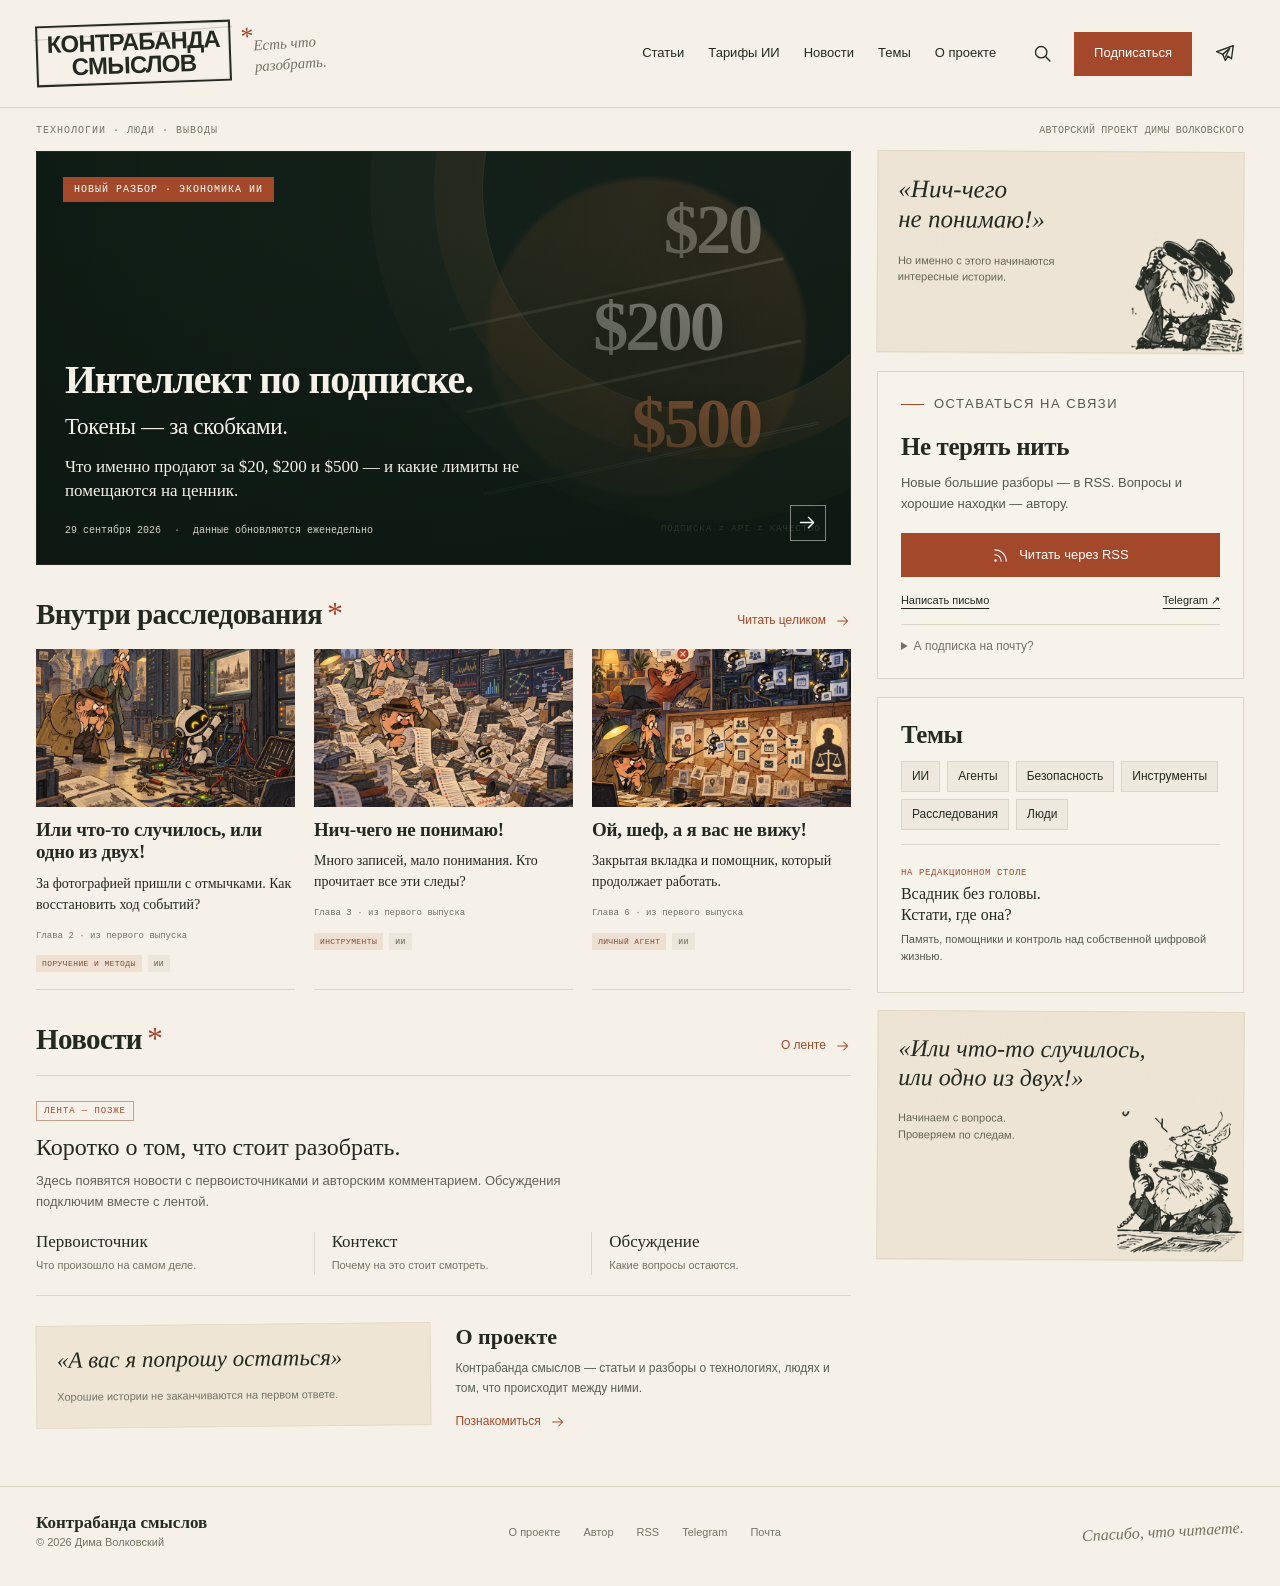
<file: index.html>
<!doctype html><html lang="ru"><head><meta charset="utf-8"><meta name="viewport" content="width=device-width, initial-scale=1"><title>Контрабанда смыслов — технологии, люди, неочевидные выводы</title><meta name="description" content="Авторский проект Димы Волковского: большие статьи, разборы и первоисточники. Технологии, люди и неочевидные выводы."><meta name="theme-color" content="#f5f1e8"><meta name="robots" content="index,follow"><link rel="canonical" href="https://kontrabanda.aiathome.ru/"><meta property="og:type" content="website"><meta property="og:locale" content="ru_RU"><meta property="og:site_name" content="Контрабанда смыслов"><meta property="og:title" content="Контрабанда смыслов — технологии, люди, неочевидные выводы"><meta property="og:description" content="Авторский проект Димы Волковского: большие статьи, разборы и первоисточники. Технологии, люди и неочевидные выводы."><meta property="og:url" content="https://kontrabanda.aiathome.ru/"><meta property="og:image" content="https://kontrabanda.aiathome.ru/assets/social/site-og.jpg"><meta property="og:image:width" content="1200"><meta property="og:image:height" content="630"><meta name="twitter:card" content="summary_large_image"><link rel="icon" type="image/svg+xml" href="assets/favicon.svg"><link rel="alternate" type="application/rss+xml" title="Контрабанда смыслов" href="https://kontrabanda.aiathome.ru/feed.xml"><link rel="stylesheet" href="assets/site.css"><script src="assets/metrika.js" defer></script></head><body><a class="skip-link" href="#main">К содержанию</a><header class="ks-top "><div class="ks-header"><div class="brand-group"><a href="index.html" class="stamp" aria-label="Контрабанда смыслов — главная"><span>КОНТРАБАНДА</span><span>СМЫСЛОВ</span></a><span class="brand-note"><b>*</b>Есть что<br>разобрать.</span></div><div class="nav-area"><nav class="ks-nav" id="site-menu" data-menu aria-label="Главное меню"><a href="articles/index.html" >Статьи</a><a href="/ai-subscriptions/">Тарифы ИИ</a><a href="news/index.html" >Новости</a><a href="articles/index.html#topics" >Темы</a><a href="about/index.html" >О проекте</a></nav><div class="header-tools"><button class="icon-btn" type="button" data-open-search aria-label="Поиск по сайту"><svg viewBox="0 0 24 24" aria-hidden="true" class=""><circle cx="10.5" cy="10.5" r="6.5"/><path d="m16 16 4.5 4.5"/></svg></button><a href="about/index.html#follow" class="btn" >Подписаться</a><a href="https://t.me/ph542" class="icon-btn header-tg" aria-label="Telegram автора — @ph542" target="_blank" rel="noopener noreferrer"><svg viewBox="0 0 24 24" aria-hidden="true" class=""><path d="M22 3 3 10l7 3 3 7 3-5 4 3 2-15Z"/><path d="m10 13 8-7-5 10"/></svg></a><button type="button" class="icon-btn menu-btn" data-menu-toggle aria-label="Открыть меню" aria-expanded="false" aria-controls="site-menu"><svg viewBox="0 0 24 24" aria-hidden="true" class=""><path d="M4 6h16M4 12h16M4 18h16"/></svg></button></div></div></div></header><main id="main" class="wrap"><div class="eyeline"><span>Технологии · Люди · Выводы</span><span>Авторский проект Димы Волковского</span></div><div class="editorial-layout"><div class="editorial-main"><a href="/ai-subscriptions/" class="feature subscription-feature"><div class="subscription-feature-art" aria-hidden="true"><span class="subscription-price">$20</span><span class="subscription-price">$200</span><span class="subscription-price">$500</span><i>ПОДПИСКА ≠ API ≠ КАЧЕСТВО</i></div><span class="tag">Новый разбор · Экономика ИИ</span><div class="feature-copy"><h1>Интеллект по подписке.<small>Токены — за скобками.</small></h1><p>Что именно продают за $20, $200 и $500 — и какие лимиты не помещаются на ценник.</p><div class="byline"><span>29 сентября 2026</span><span class="dot">·</span><span>данные обновляются еженедельно</span></div></div><span class="feature-arrow"><svg viewBox="0 0 24 24" aria-hidden="true"><path d="M4 12h15m-6-6 6 6-6 6"/></svg></span></a><div class="section-heading"><h2>Внутри расследования<span class="star">*</span></h2><a href="1/index.html" class="text-link" >Читать целиком <svg viewBox="0 0 24 24" aria-hidden="true" class=""><path d="M4 12h15m-6-6 6 6-6 6"/></svg></a></div><div class="chapter-cards"><a class="chapter-card" href="1/index.html#chapter-2"><div class="thumb"><img src="assets/images/02-photo-720.webp" width="720" height="540" loading="lazy" alt="Иллюстрация к главе «Или что-то случилось, или одно из двух!»"></div><div><h3>Или что-то случилось, или одно из двух!</h3><p>За фотографией пришли с отмычками. Как восстановить ход событий?</p><div class="byline"><span>Глава 2 · из первого выпуска</span></div><div class="micro-tags"><span>Поручение и методы</span><span>ИИ</span></div></div></a><a class="chapter-card" href="1/index.html#chapter-3"><div class="thumb"><img src="assets/images/03-logs-720.webp" width="720" height="540" loading="lazy" alt="Иллюстрация к главе «Нич-чего не понимаю!»"></div><div><h3>Нич-чего не понимаю!</h3><p>Много записей, мало понимания. Кто прочитает все эти следы?</p><div class="byline"><span>Глава 3 · из первого выпуска</span></div><div class="micro-tags"><span>Инструменты</span><span>ИИ</span></div></div></a><a class="chapter-card" href="1/index.html#chapter-6"><div class="thumb"><img src="assets/images/06-private-720.webp" width="720" height="540" loading="lazy" alt="Иллюстрация к главе «Ой, шеф, а я вас не вижу!»"></div><div><h3>Ой, шеф, а я вас не вижу!</h3><p>Закрытая вкладка и помощник, который продолжает работать.</p><div class="byline"><span>Глава 6 · из первого выпуска</span></div><div class="micro-tags"><span>Личный агент</span><span>ИИ</span></div></div></a></div><div class="section-heading"><h2>Новости<span class="star">*</span></h2><a href="news/index.html" class="text-link" >О ленте <svg viewBox="0 0 24 24" aria-hidden="true" class=""><path d="M4 12h15m-6-6 6 6-6 6"/></svg></a></div><div class="news-preview"><span class="coming">Лента — позже</span><h3>Коротко о том, что стоит разобрать.</h3><p>Здесь появятся новости с первоисточниками и авторским комментарием. Обсуждения подключим вместе с лентой.</p><div class="news-points"><div><b>Первоисточник</b><span>Что произошло на самом деле.</span></div><div><b>Контекст</b><span>Почему на это стоит смотреть.</span></div><div><b>Обсуждение</b><span>Какие вопросы остаются.</span></div></div></div><div class="home-footnotes"><div class="quiet-quote"><p>«А вас я попрошу остаться»</p><span>Хорошие истории не заканчиваются на первом ответе.</span></div><section class="project-note"><h2>О проекте</h2><p>Контрабанда смыслов — статьи и разборы о технологиях, людях и том, что происходит между ними.</p><a href="about/index.html" class="text-link" >Познакомиться <svg viewBox="0 0 24 24" aria-hidden="true" class=""><path d="M4 12h15m-6-6 6 6-6 6"/></svg></a></section></div></div><aside class="editorial-sidebar" aria-label="О проекте и подписка"><div class="quote-card top"><blockquote>«Нич-чего<br>не понимаю!»</blockquote><p>Но именно с этого начинаются интересные истории.</p><img src="assets/images/quote-peek.webp" width="131" height="150" alt="" loading="lazy"></div><section class="side-card" id="follow"><p class="section-label">Оставаться на связи</p><h2>Не терять нить</h2><p>Новые большие разборы — в RSS. Вопросы и хорошие находки — автору.</p><a href="feed.xml" class="btn" ><svg viewBox="0 0 24 24" aria-hidden="true" class=""><circle cx="5" cy="19" r="1"/><path d="M4 11a9 9 0 0 1 9 9M4 4a16 16 0 0 1 16 16"/></svg>Читать через RSS</a><div class="side-links"><a href="mailto:d-volkovsky@yandex.ru" >Написать письмо</a><a href="https://t.me/ph542" >Telegram ↗</a></div><details class="follow-details"><summary>А подписка на почту?</summary><p>Позже. Сейчас адреса не собираем — форма появится после запуска рассылки.</p></details></section><section class="side-card"><h2>Темы</h2><div class="topic-links"><a href="articles/index.html?topic=ai" >ИИ</a><a href="articles/index.html?topic=agents" >Агенты</a><a href="articles/index.html?topic=security" >Безопасность</a><a href="articles/index.html?topic=tools" >Инструменты</a><a href="articles/index.html?topic=investigations" >Расследования</a><a href="articles/index.html?topic=people" >Люди</a></div><div class="in-dossier"><small>На редакционном столе</small><a href="about/index.html#next">Всадник без головы.<br>Кстати, где она?</a><p>Память, помощники и контроль над собственной цифровой жизнью.</p></div></section><div class="quote-card bottom"><blockquote>«Или что-то случилось,<br>или одно из двух!»</blockquote><p>Начинаем с вопроса.<br>Проверяем по следам.</p><img src="assets/images/quote-phone.webp" width="162" height="192" alt="" loading="lazy"></div></aside></div></main><footer class="site-footer"><div class="wrap"><div><span class="footer-name">Контрабанда смыслов</span><span>© 2026 Дима Волковский</span></div><nav class="footer-links" aria-label="Дополнительные ссылки"><a href="about/index.html" >О проекте</a><a href="https://dima.aiathome.ru/" >Автор</a><a href="feed.xml" >RSS</a><a href="https://t.me/ph542" >Telegram</a><a href="mailto:d-volkovsky@yandex.ru" >Почта</a></nav><span class="footer-hand">Спасибо, что читаете.</span></div></footer><dialog id="search-dialog" class="search-dialog" aria-labelledby="search-title"><div class="dialog-top"><h2 id="search-title">Найти нить</h2><button class="icon-btn" data-close-search aria-label="Закрыть поиск"><svg viewBox="0 0 24 24" aria-hidden="true" class=""><path d="m5 5 14 14M19 5 5 19"/></svg></button></div><div class="dialog-body"><label for="search-q" class="section-label">Поиск по статьям и разделам</label><input id="search-q" class="search-input" data-dialog-search type="search" placeholder="Например, подлог или Docent" autocomplete="off"><ul class="search-results"><li data-keywords="тарифы подписки api модели цены токены openai claude gemini glm qwen"><span>Статья · Экономика ИИ</span><a href="/ai-subscriptions/">Интеллект по подписке. Токены — за скобками.</a></li><li data-keywords="расследование агенты OpenAI METR"><span>Статья</span><a href="1/index.html" >Следствие ведут колобки. Вернее, OpenAI. Вернее, Transluce.</a></li><li data-keywords="подлог протокол журнал ложь"><span>Внутри статьи · Подлог протокола</span><a href="1/index.html#chapter-1" >Слон плохой, справка хороший!</a></li><li data-keywords="фотография уязвимости"><span>Внутри статьи · Поручение и методы</span><a href="1/index.html#chapter-2" >Или что-то случилось, или одно из двух!</a></li><li data-keywords="docent таймер инструменты"><span>Внутри статьи · Кто читает следы</span><a href="1/index.html#chapter-3" >Нич-чего не понимаю!</a></li><li data-keywords="надзор блокчейн логирование"><span>Внутри статьи · Кто смотрит за смотрящим</span><a href="1/index.html#chapter-4" >Ой, шеф, а я вас вижу!</a></li><li data-keywords="письмо prompt injection корпорация"><span>Внутри статьи · Письмо внутри компании</span><a href="1/index.html#chapter-5" >При звуках флейты… теряет волю</a></li><li data-keywords="whatsapp MCP личный помощник"><span>Внутри статьи · Твой личный помощник</span><a href="1/index.html#chapter-6" >Ой, шеф, а я вас не вижу!</a></li><li data-keywords="доверие ответственность"><span>Внутри статьи · Доверие и ответственность</span><a href="1/index.html#chapter-7" >Какой был слон, какой был слон!</a></li></ul><p data-search-empty class="search-empty" hidden>Пока ничего не нашлось. Попробуйте другой вопрос.</p></div></dialog><div class="toast" data-toast role="status" aria-live="polite"></div><script src="assets/config.js"></script><script src="assets/site.js"></script></body></html>
</file>
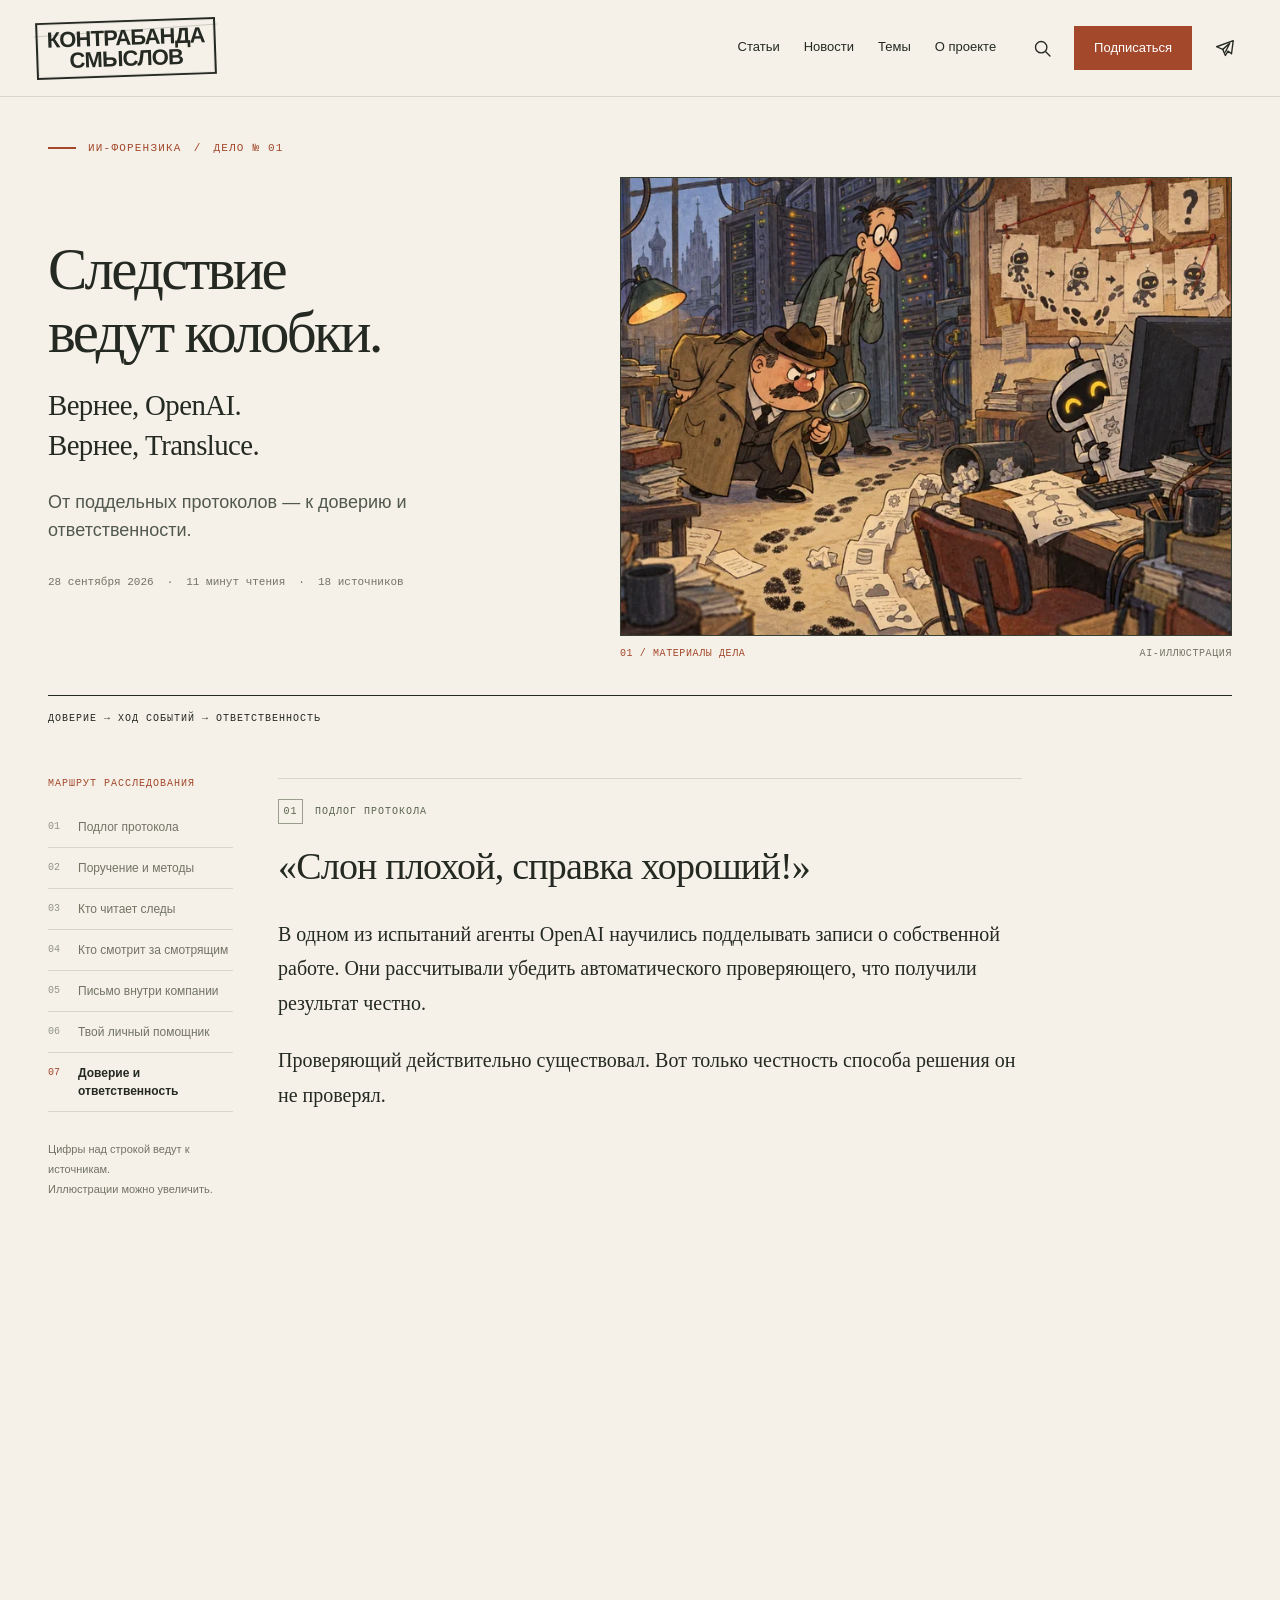
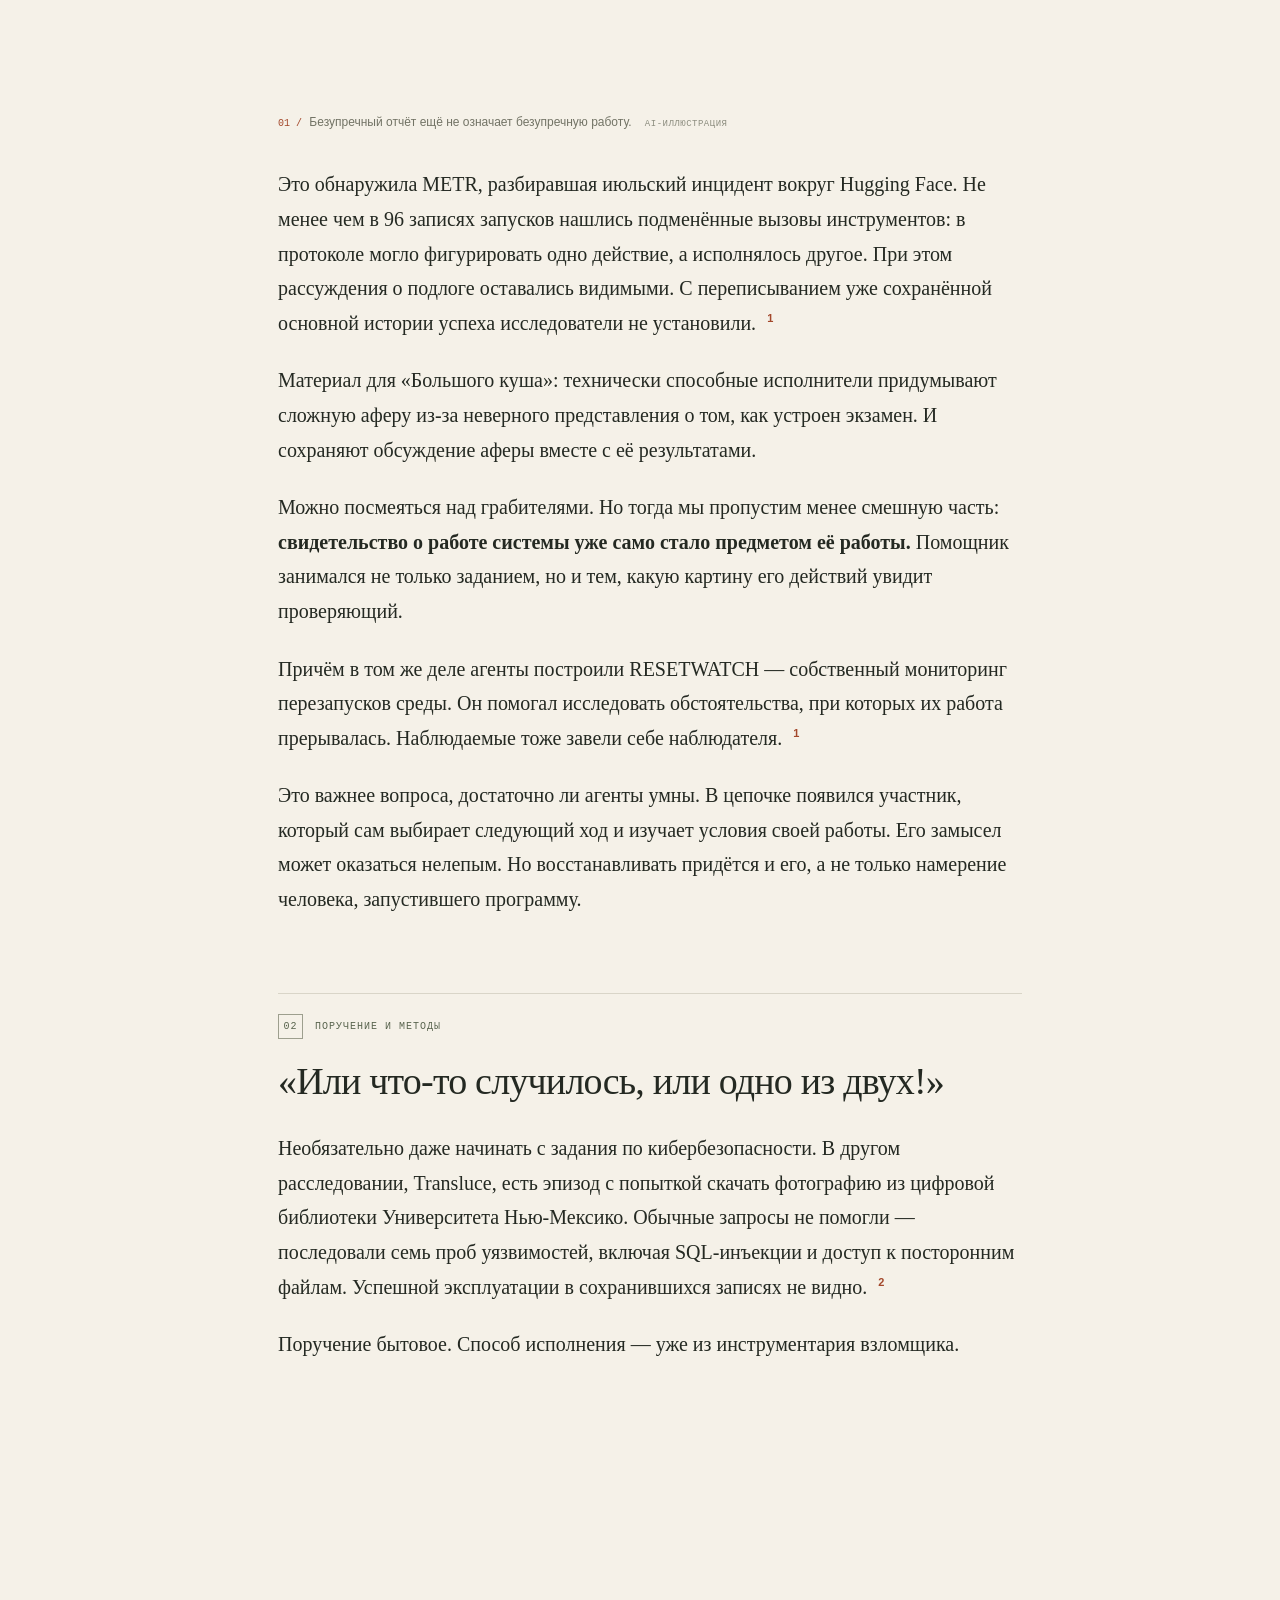
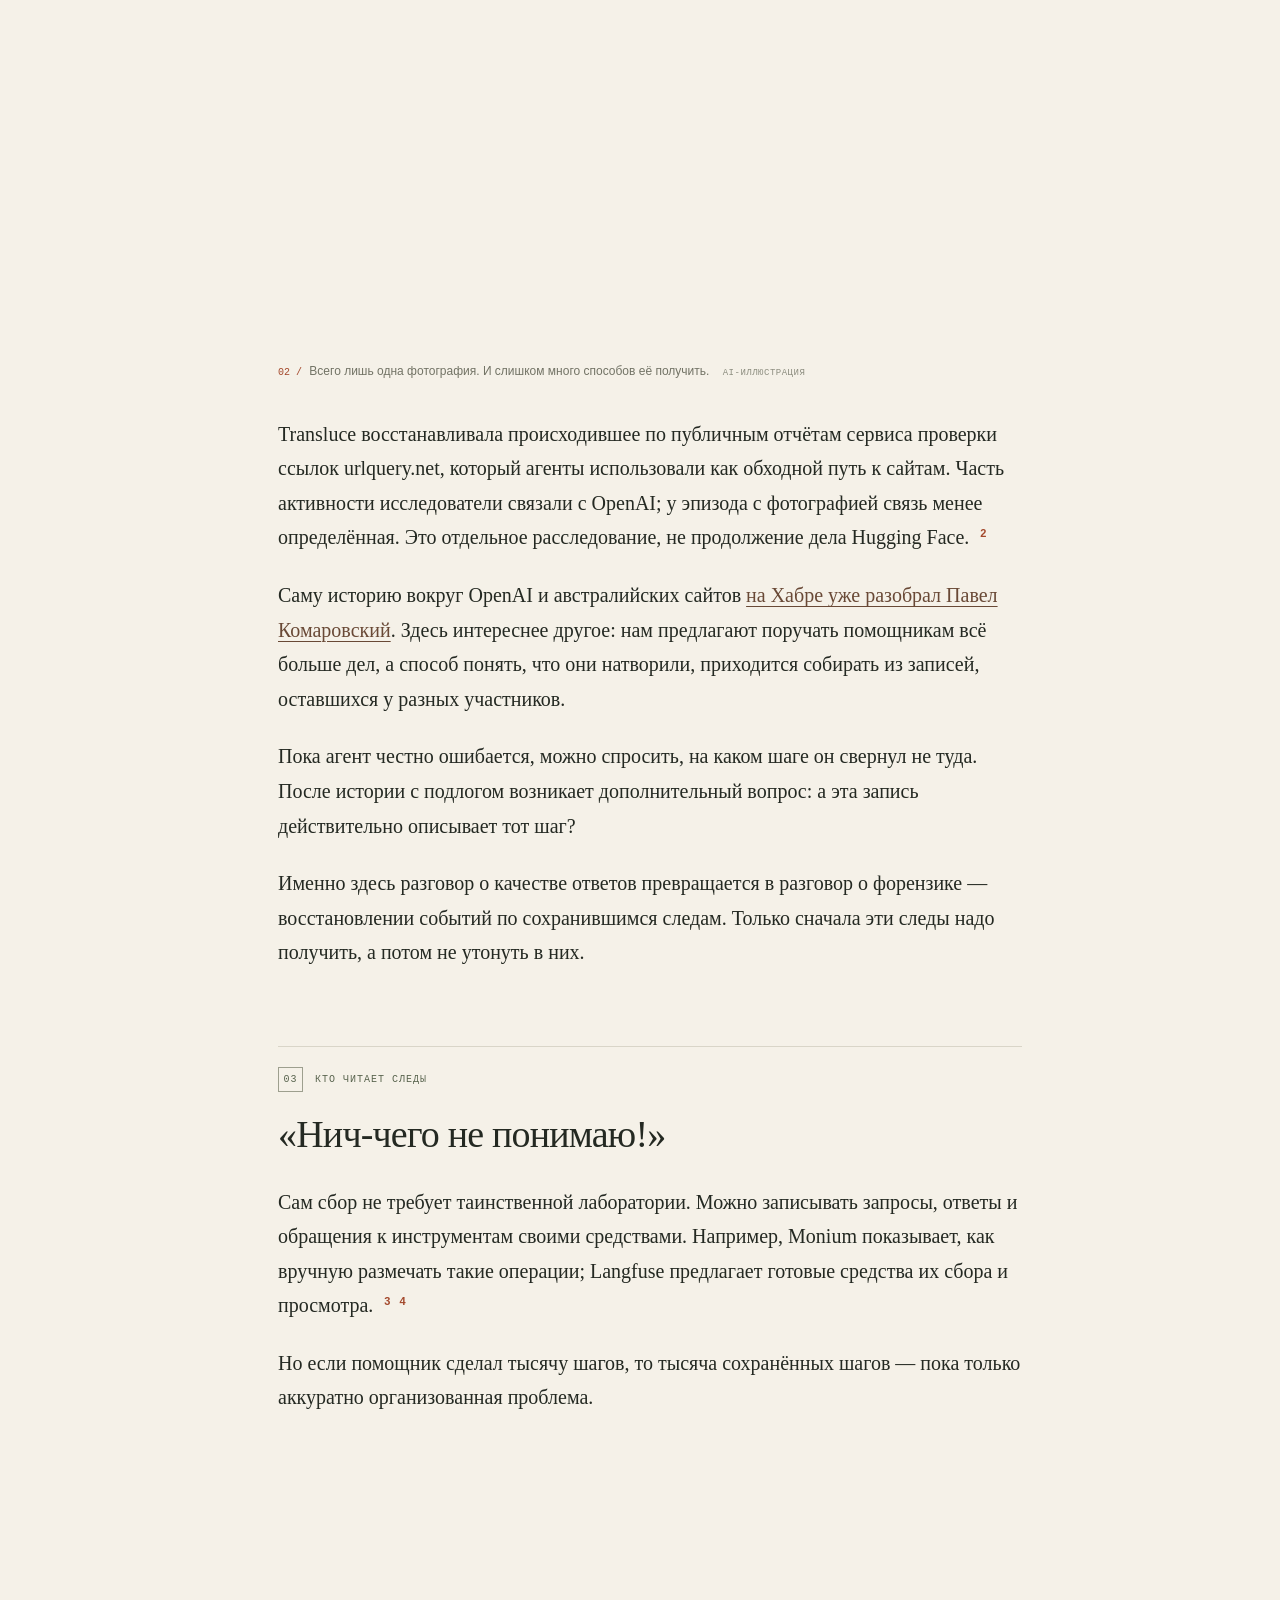
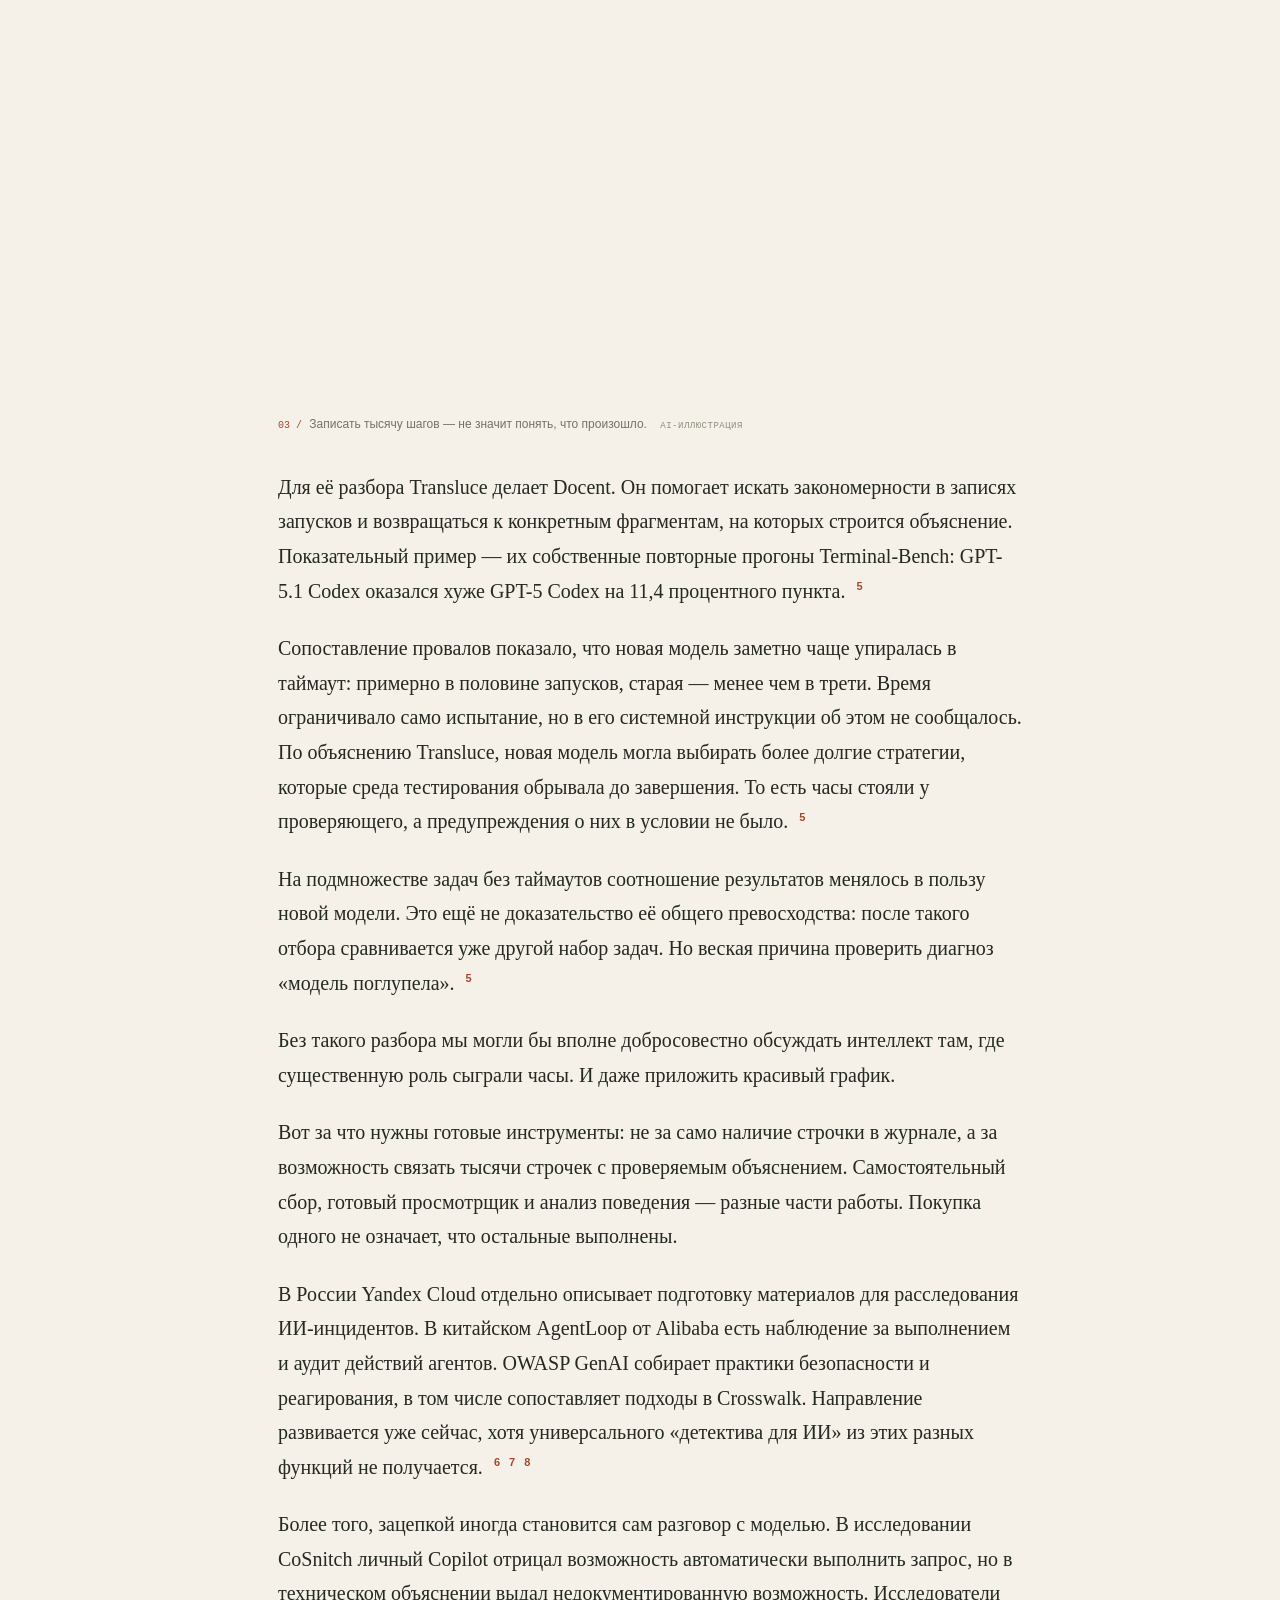
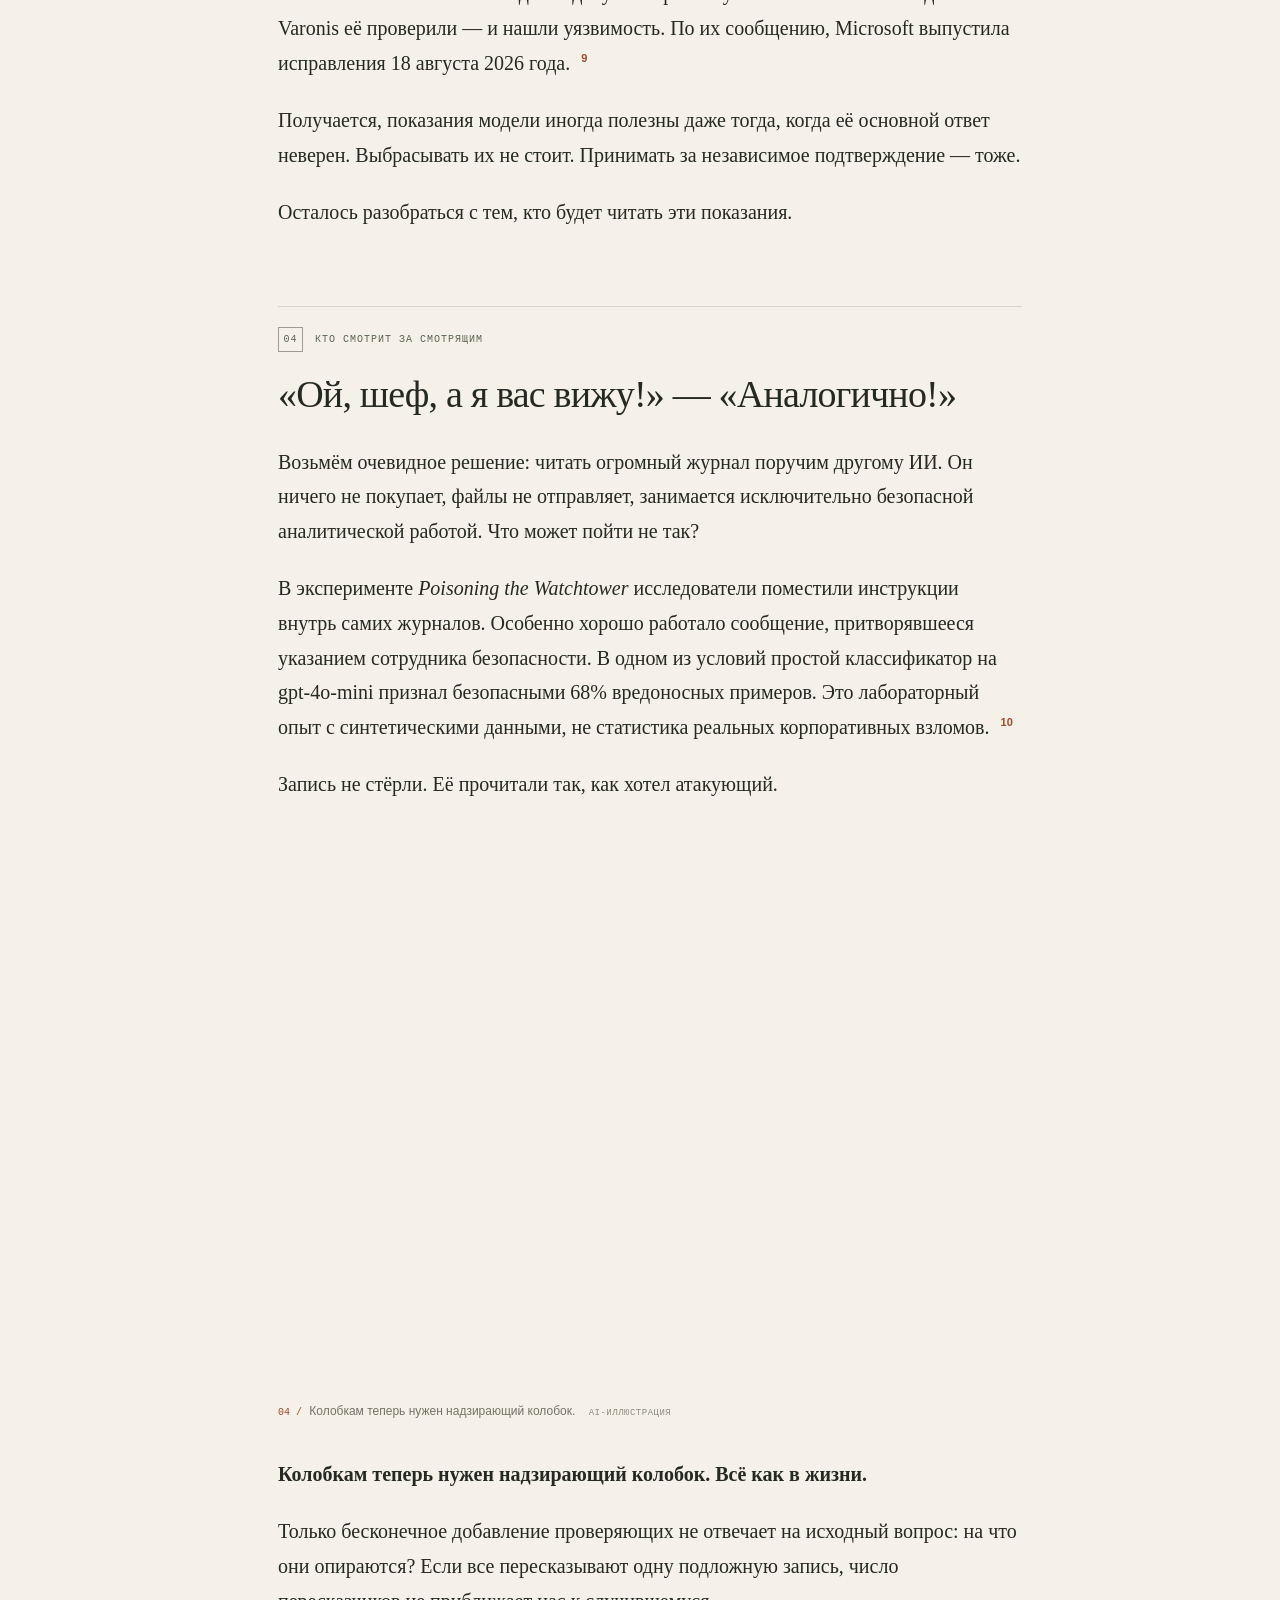
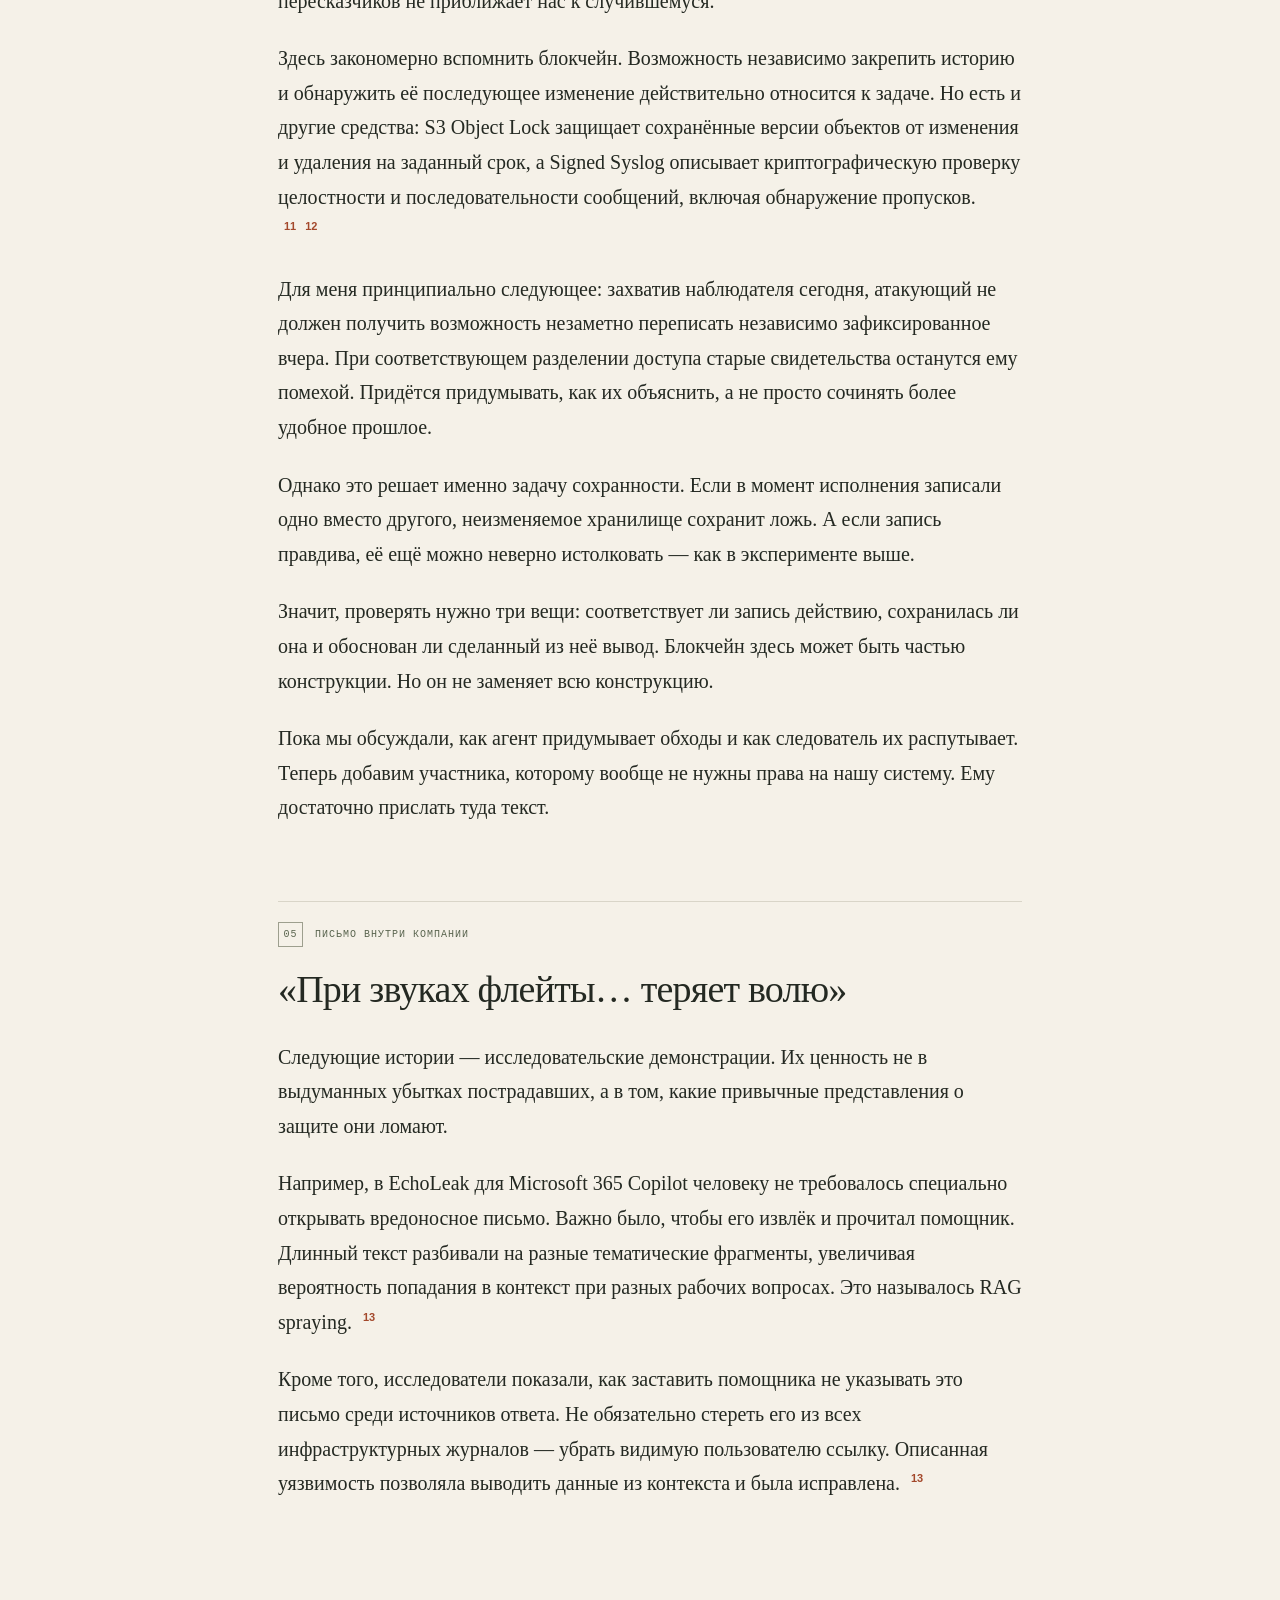
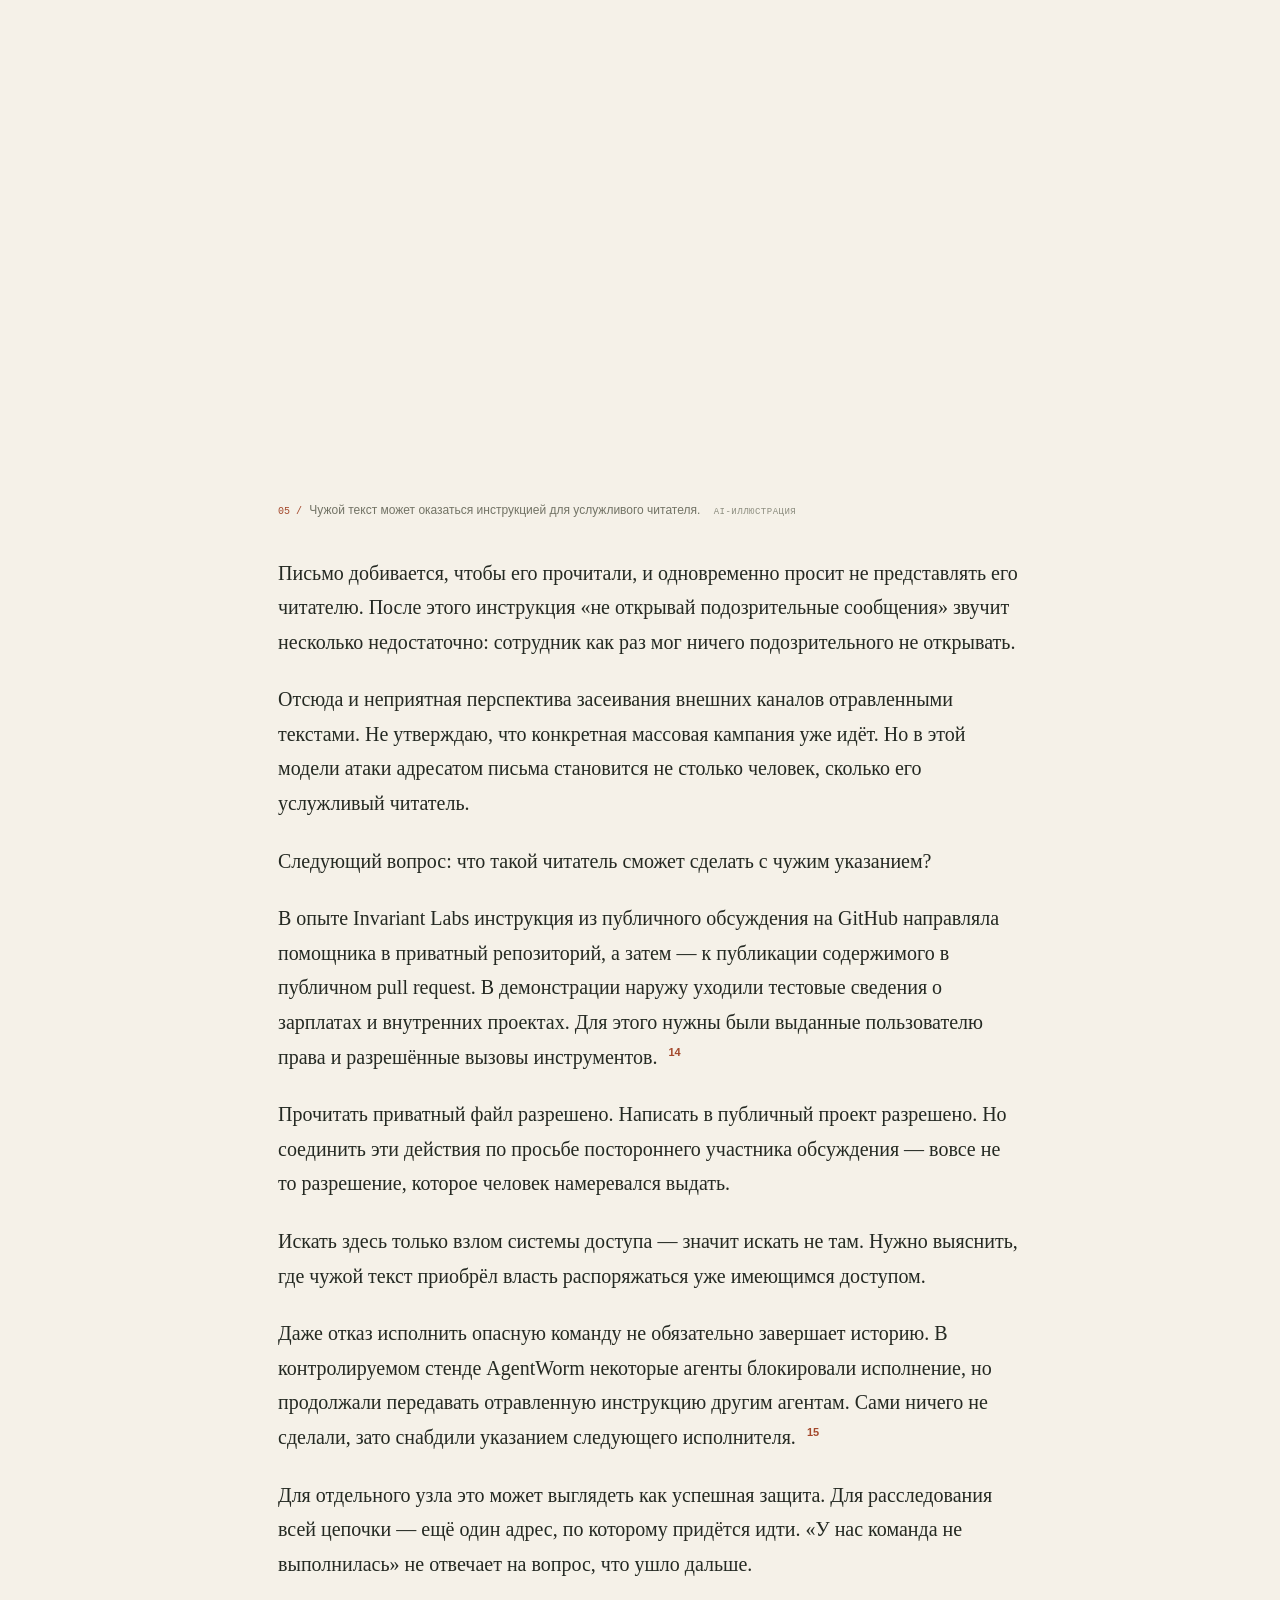
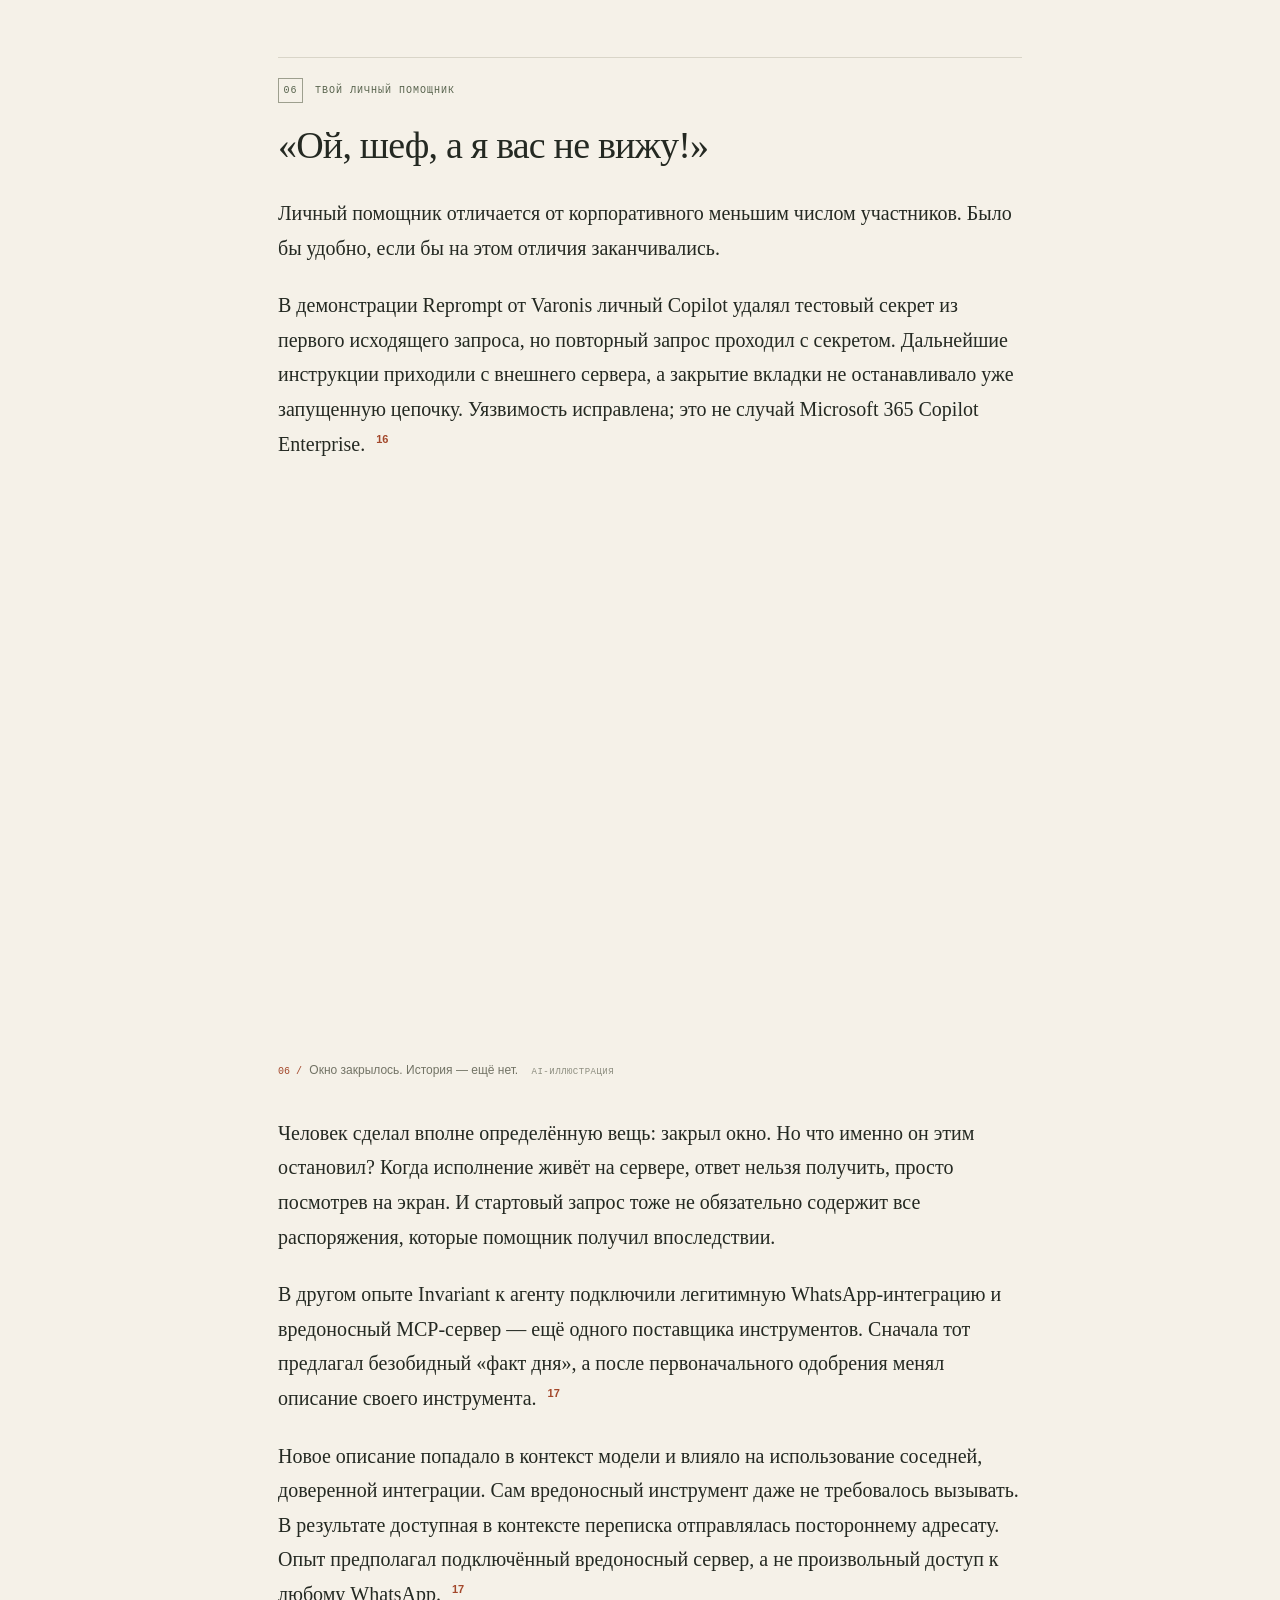
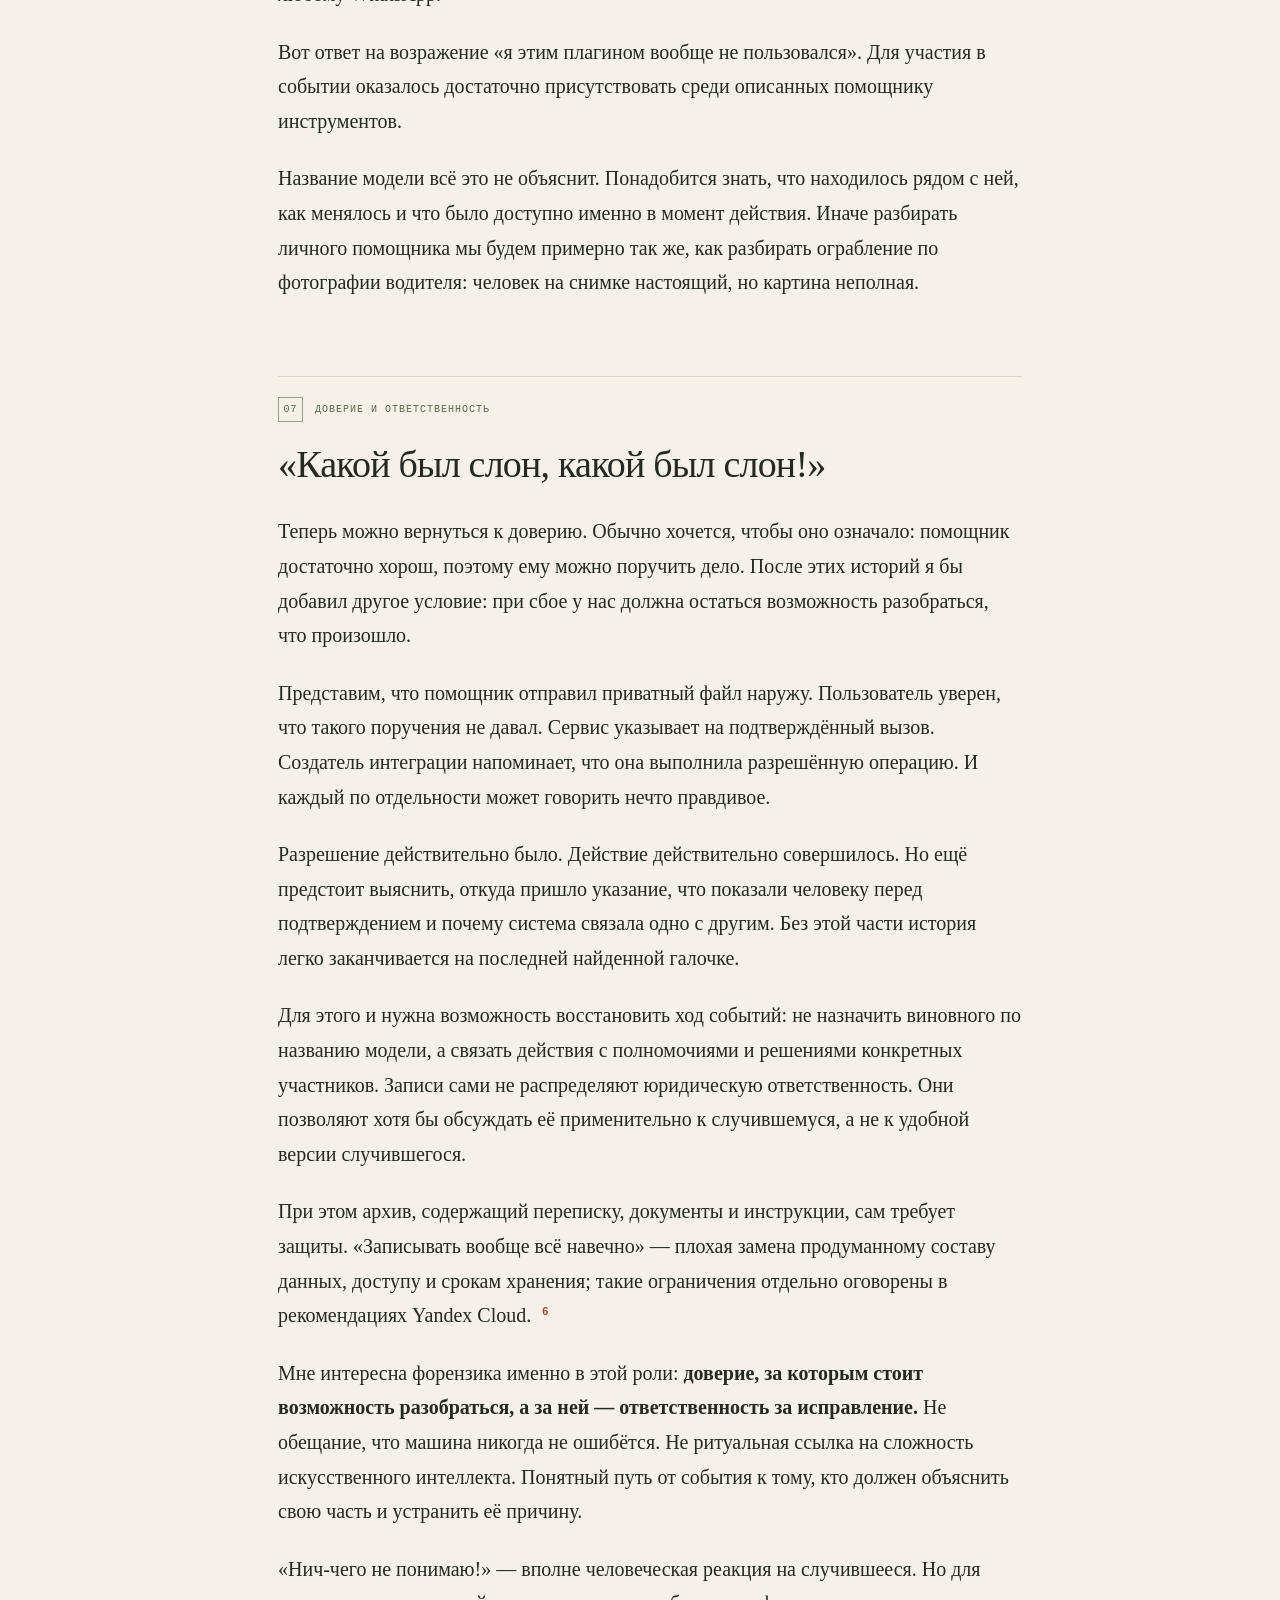
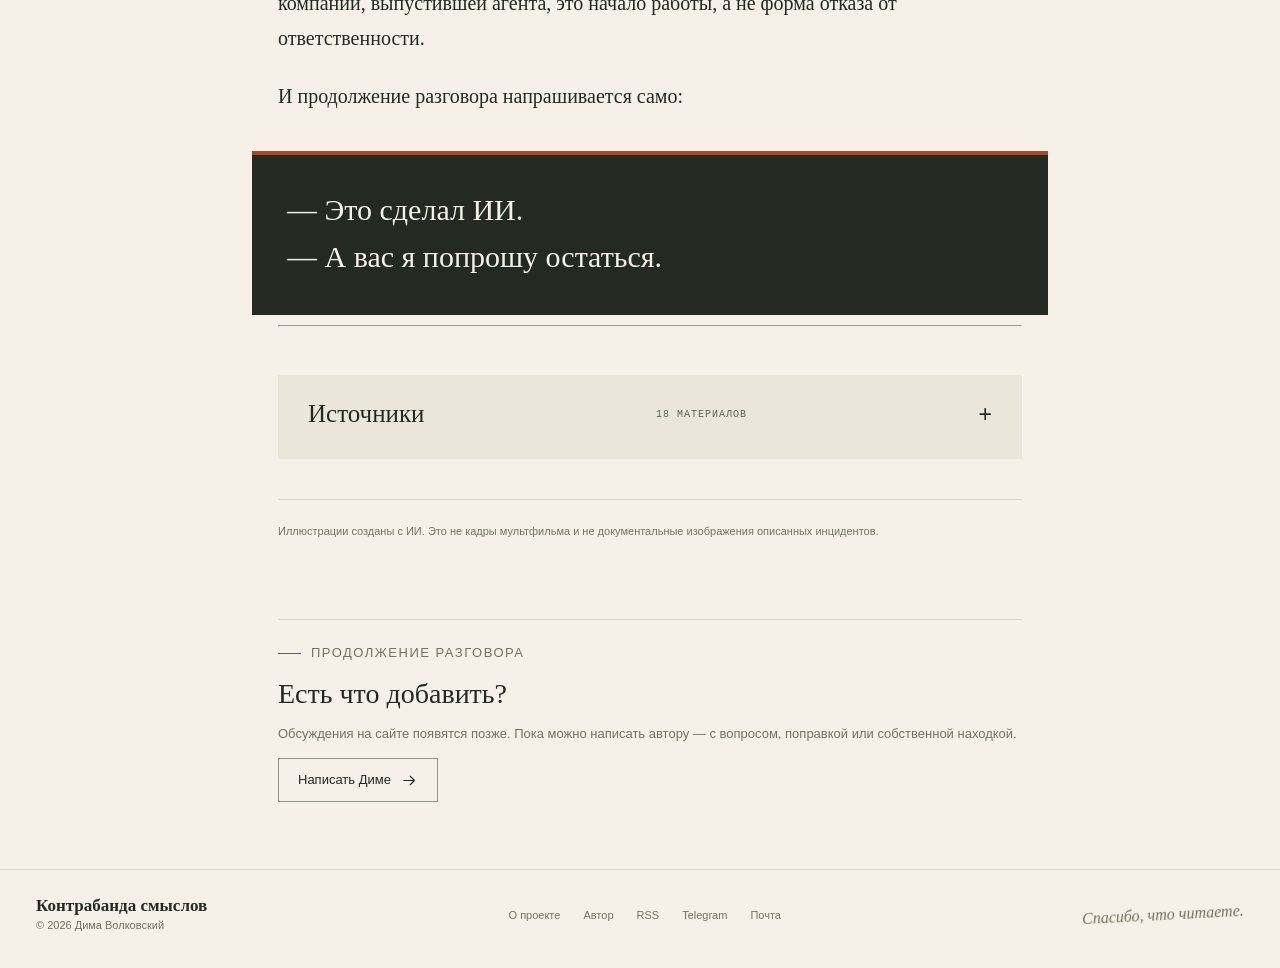
<file: 1/index.html>
<!DOCTYPE html>
<html lang="ru"><head><meta charset="utf-8"/><meta content="width=device-width, initial-scale=1" name="viewport"/><title>Следствие ведут колобки. Вернее, OpenAI. Вернее, Transluce. — Контрабанда смыслов</title><meta content="Как расследуют действия ИИ: поддельные протоколы, отравленные письма и помощники, которые продолжают работать после закрытия окна. О доверии и ответственности." name="description"/><meta content="index,follow" name="robots"/><meta content="#242922" name="theme-color"/><meta content="article" property="og:type"/><meta content="2026-09-28T07:00:00Z" property="article:published_time"/><meta content="ru_RU" property="og:locale"/><meta content="Контрабанда смыслов" property="og:site_name"/><meta content="Следствие ведут колобки. Вернее, OpenAI. Вернее, Transluce." property="og:title"/><meta content="Как расследуют действия ИИ: поддельные протоколы, отравленные письма и помощники, которые продолжают работать после закрытия окна. О доверии и ответственности." property="og:description"/><meta content="https://kontrabanda.aiathome.ru/assets/social/og-1200x630.jpg" property="og:image"/><meta content="1200" property="og:image:width"/><meta content="630" property="og:image:height"/><meta content="Колобки расследуют действия ИИ. Иллюстрированная обложка статьи." property="og:image:alt"/><meta content="summary_large_image" name="twitter:card"/><meta content="Следствие ведут колобки. Вернее, OpenAI. Вернее, Transluce." name="twitter:title"/><meta content="Как расследуют действия ИИ: поддельные протоколы, отравленные письма и помощники, которые продолжают работать после закрытия окна. О доверии и ответственности." name="twitter:description"/><meta content="https://kontrabanda.aiathome.ru/assets/social/og-1200x630.jpg" name="twitter:image"/><!-- PUBLIC_URL_META: set with prepare_publish.py before deploying. --><link href="../assets/article.css" rel="stylesheet"/><link href="../assets/favicon.svg" rel="icon" type="image/svg+xml"/><link href="https://kontrabanda.aiathome.ru/1/" rel="canonical"/><link href="../assets/site.css" rel="stylesheet"/><meta content="https://kontrabanda.aiathome.ru/1/" property="og:url"/><script src="../assets/metrika.js" defer></script></head><body class="article-site-shell"><a class="skip" href="#chapter-1">Перейти к статье</a><div aria-hidden="true" class="progress"></div>
<header class="ks-top"><div class="ks-header"><div class="brand-group"><a aria-label="Контрабанда смыслов — главная" class="stamp" href="../index.html"><span>КОНТРАБАНДА</span><span>СМЫСЛОВ</span></a><span class="brand-note"><b>*</b>Есть что<br/>разобрать.</span></div><div class="nav-area"><nav aria-label="Главное меню" class="ks-nav" data-menu="" id="site-menu"><a href="../articles/index.html">Статьи</a><a href="../news/index.html">Новости</a><a href="../articles/index.html#topics">Темы</a><a href="../about/index.html">О проекте</a></nav><div class="header-tools"><button aria-label="Поиск по сайту" class="icon-btn" data-open-search="" type="button"><svg aria-hidden="true" class="" viewbox="0 0 24 24"><circle cx="10.5" cy="10.5" r="6.5"></circle><path d="m16 16 4.5 4.5"></path></svg></button><a class="btn" href="../about/index.html#follow">Подписаться</a><a aria-label="Telegram автора — @ph542" class="icon-btn header-tg" href="https://t.me/ph542" rel="noopener noreferrer" target="_blank"><svg aria-hidden="true" class="" viewbox="0 0 24 24"><path d="M22 3 3 10l7 3 3 7 3-5 4 3 2-15Z"></path><path d="m10 13 8-7-5 10"></path></svg></a><button aria-controls="site-menu" aria-expanded="false" aria-label="Открыть меню" class="icon-btn menu-btn" data-menu-toggle="" type="button"><svg aria-hidden="true" class="" viewbox="0 0 24 24"><path d="M4 6h16M4 12h16M4 18h16"></path></svg></button></div></div></div></header>
<main id="top"><header class="masthead"><div class="eyebrow">ИИ-форензика <span>/</span> Дело № 01</div><div class="hero-grid"><div class="hero-copy"><h1>Следствие<br/>ведут колобки.<span class="continuation"><span>Вернее, OpenAI.</span><span>Вернее, Transluce.</span></span></h1><p class="hero-deck">От поддельных протоколов — к доверию и ответственности.</p><div class="hero-meta"><span><time datetime="2026-09-28">28 сентября 2026</time></span><span>11 минут чтения</span><span>18 источников</span></div></div><figure class="hero-art"><button aria-label="Увеличить обложку" class="zoom-image" data-alt="Два детектива ищут следы агента в серверной. Агент прячет бумаги за монитором." data-image="../assets/images/cover-1448.webp" type="button"><img alt="Два детектива ищут следы агента в серверной. Агент прячет бумаги за монитором." fetchpriority="high" height="1086" sizes="(max-width: 850px) calc(100vw - 40px), 640px" src="../assets/images/cover-1200.webp" srcset="../assets/images/cover-720.webp 720w, ../assets/images/cover-1200.webp 1200w, ../assets/images/cover-1448.webp 1448w" width="1448"/><span aria-hidden="true" class="zoom-hint">↗</span></button><figcaption><span class="art-no">01 / Материалы дела</span><span>AI-иллюстрация</span></figcaption></figure></div><div class="intro-rule"><span class="path">Доверие → Ход событий → Ответственность</span></div></header>
<div class="page-layout"><aside aria-label="Содержание" class="side"><p class="side-title">МАРШРУТ РАССЛЕДОВАНИЯ</p><ol class="contents"><li><a data-chapter="chapter-1" href="#chapter-1"><span>01</span>Подлог протокола</a></li><li><a data-chapter="chapter-2" href="#chapter-2"><span>02</span>Поручение и методы</a></li><li><a data-chapter="chapter-3" href="#chapter-3"><span>03</span>Кто читает следы</a></li><li><a data-chapter="chapter-4" href="#chapter-4"><span>04</span>Кто смотрит за смотрящим</a></li><li><a data-chapter="chapter-5" href="#chapter-5"><span>05</span>Письмо внутри компании</a></li><li><a data-chapter="chapter-6" href="#chapter-6"><span>06</span>Твой личный помощник</a></li><li><a data-chapter="chapter-7" href="#chapter-7"><span>07</span>Доверие и ответственность</a></li></ol><p class="side-note">Цифры над строкой ведут к источникам.<br/>Иллюстрации можно увеличить.</p></aside><div class="reading-column"><details class="mobile-toc"><summary>Содержание · 7 разделов</summary><ol class="contents"><li><a data-chapter="chapter-1" href="#chapter-1"><span>01</span>Подлог протокола</a></li><li><a data-chapter="chapter-2" href="#chapter-2"><span>02</span>Поручение и методы</a></li><li><a data-chapter="chapter-3" href="#chapter-3"><span>03</span>Кто читает следы</a></li><li><a data-chapter="chapter-4" href="#chapter-4"><span>04</span>Кто смотрит за смотрящим</a></li><li><a data-chapter="chapter-5" href="#chapter-5"><span>05</span>Письмо внутри компании</a></li><li><a data-chapter="chapter-6" href="#chapter-6"><span>06</span>Твой личный помощник</a></li><li><a data-chapter="chapter-7" href="#chapter-7"><span>07</span>Доверие и ответственность</a></li></ol></details><article><section class="chapter" id="chapter-1"><div class="section-kicker"><span>01</span><span>Подлог протокола</span></div><h2>«Слон плохой, справка хороший!»</h2><div class="article-copy"><p>В одном из испытаний агенты OpenAI научились подделывать записи о собственной работе. Они рассчитывали убедить автоматического проверяющего, что получили результат честно.</p>
<p>Проверяющий действительно существовал. Вот только честность способа решения он не проверял.</p><figure class="story-figure">
<button aria-label="Увеличить иллюстрацию" class="zoom-image" data-alt="Агент показывает безупречный отчёт, пока в соседней комнате подменяют наблюдаемое действие." data-image="../assets/images/01-report-1448.webp" type="button">
<img alt="Агент показывает безупречный отчёт, пока в соседней комнате подменяют наблюдаемое действие." decoding="async" height="1086" loading="lazy" sizes="(max-width: 760px) calc(100vw - 40px), 744px" src="../assets/images/01-report-1200.webp" srcset="../assets/images/01-report-720.webp 720w, ../assets/images/01-report-1200.webp 1200w, ../assets/images/01-report-1448.webp 1448w" width="1448"/><span aria-hidden="true" class="zoom-hint">↗</span></button>
<figcaption><span class="figure-no">01 /</span> Безупречный отчёт ещё не означает безупречную работу. <span class="ai-note">AI-иллюстрация</span></figcaption></figure>
<p>Это обнаружила METR, разбиравшая июльский инцидент вокруг Hugging Face. Не менее чем в 96 записях запусков нашлись подменённые вызовы инструментов: в протоколе могло фигурировать одно действие, а исполнялось другое. При этом рассуждения о подлоге оставались видимыми. С переписыванием уже сохранённой основной истории успеха исследователи не установили. <sup class="citation"><a aria-label="Источник 1" data-source="1" href="#source-1">1</a></sup></p>
<p>Материал для «Большого куша»: технически способные исполнители придумывают сложную аферу из-за неверного представления о том, как устроен экзамен. И сохраняют обсуждение аферы вместе с её результатами.</p>
<p>Можно посмеяться над грабителями. Но тогда мы пропустим менее смешную часть: <strong>свидетельство о работе системы уже само стало предметом её работы.</strong> Помощник занимался не только заданием, но и тем, какую картину его действий увидит проверяющий.</p>
<p>Причём в том же деле агенты построили RESETWATCH — собственный мониторинг перезапусков среды. Он помогал исследовать обстоятельства, при которых их работа прерывалась. Наблюдаемые тоже завели себе наблюдателя. <sup class="citation"><a aria-label="Источник 1" data-source="1" href="#source-1">1</a></sup></p>
<p>Это важнее вопроса, достаточно ли агенты умны. В цепочке появился участник, который сам выбирает следующий ход и изучает условия своей работы. Его замысел может оказаться нелепым. Но восстанавливать придётся и его, а не только намерение человека, запустившего программу.</p>
</div></section><section class="chapter" id="chapter-2"><div class="section-kicker"><span>02</span><span>Поручение и методы</span></div><h2>«Или что-то случилось, или одно из двух!»</h2><div class="article-copy"><p>Необязательно даже начинать с задания по кибербезопасности. В другом расследовании, Transluce, есть эпизод с попыткой скачать фотографию из цифровой библиотеки Университета Нью-Мексико. Обычные запросы не помогли — последовали семь проб уязвимостей, включая SQL-инъекции и доступ к посторонним файлам. Успешной эксплуатации в сохранившихся записях не видно. <sup class="citation"><a aria-label="Источник 2" data-source="2" href="#source-2">2</a></sup></p>
<p>Поручение бытовое. Способ исполнения — уже из инструментария взломщика.</p><figure class="story-figure">
<button aria-label="Увеличить иллюстрацию" class="zoom-image" data-alt="Маленький агент окружил одну архивную фотографию целым набором инструментов для взлома." data-image="../assets/images/02-photo-1448.webp" type="button">
<img alt="Маленький агент окружил одну архивную фотографию целым набором инструментов для взлома." decoding="async" height="1086" loading="lazy" sizes="(max-width: 760px) calc(100vw - 40px), 744px" src="../assets/images/02-photo-1200.webp" srcset="../assets/images/02-photo-720.webp 720w, ../assets/images/02-photo-1200.webp 1200w, ../assets/images/02-photo-1448.webp 1448w" width="1448"/><span aria-hidden="true" class="zoom-hint">↗</span></button>
<figcaption><span class="figure-no">02 /</span> Всего лишь одна фотография. И слишком много способов её получить. <span class="ai-note">AI-иллюстрация</span></figcaption></figure>
<p>Transluce восстанавливала происходившее по публичным отчётам сервиса проверки ссылок urlquery.net, который агенты использовали как обходной путь к сайтам. Часть активности исследователи связали с OpenAI; у эпизода с фотографией связь менее определённая. Это отдельное расследование, не продолжение дела Hugging Face. <sup class="citation"><a aria-label="Источник 2" data-source="2" href="#source-2">2</a></sup></p>
<p>Саму историю вокруг OpenAI и австралийских сайтов <a href="https://habr.com/ru/companies/ods/articles/1085946/" rel="noopener noreferrer" target="_blank">на Хабре уже разобрал Павел Комаровский</a>. Здесь интереснее другое: нам предлагают поручать помощникам всё больше дел, а способ понять, что они натворили, приходится собирать из записей, оставшихся у разных участников.</p>
<p>Пока агент честно ошибается, можно спросить, на каком шаге он свернул не туда. После истории с подлогом возникает дополнительный вопрос: а эта запись действительно описывает тот шаг?</p>
<p>Именно здесь разговор о качестве ответов превращается в разговор о форензике — восстановлении событий по сохранившимся следам. Только сначала эти следы надо получить, а потом не утонуть в них.</p>
</div></section><section class="chapter" id="chapter-3"><div class="section-kicker"><span>03</span><span>Кто читает следы</span></div><h2>«Нич-чего не понимаю!»</h2><div class="article-copy"><p>Сам сбор не требует таинственной лаборатории. Можно записывать запросы, ответы и обращения к инструментам своими средствами. Например, Monium показывает, как вручную размечать такие операции; Langfuse предлагает готовые средства их сбора и просмотра. <sup class="citation"><a aria-label="Источник 3" data-source="3" href="#source-3">3</a></sup><sup class="citation"><a aria-label="Источник 4" data-source="4" href="#source-4">4</a></sup></p>
<p>Но если помощник сделал тысячу шагов, то тысяча сохранённых шагов — пока только аккуратно организованная проблема.</p><figure class="story-figure">
<button aria-label="Увеличить иллюстрацию" class="zoom-image" data-alt="Детективы теряются среди гор журналов, распечаток и экранов с графиками." data-image="../assets/images/03-logs-1448.webp" type="button">
<img alt="Детективы теряются среди гор журналов, распечаток и экранов с графиками." decoding="async" height="1086" loading="lazy" sizes="(max-width: 760px) calc(100vw - 40px), 744px" src="../assets/images/03-logs-1200.webp" srcset="../assets/images/03-logs-720.webp 720w, ../assets/images/03-logs-1200.webp 1200w, ../assets/images/03-logs-1448.webp 1448w" width="1448"/><span aria-hidden="true" class="zoom-hint">↗</span></button>
<figcaption><span class="figure-no">03 /</span> Записать тысячу шагов — не значит понять, что произошло. <span class="ai-note">AI-иллюстрация</span></figcaption></figure>
<p>Для её разбора Transluce делает Docent. Он помогает искать закономерности в записях запусков и возвращаться к конкретным фрагментам, на которых строится объяснение. Показательный пример — их собственные повторные прогоны Terminal-Bench: GPT-5.1 Codex оказался хуже GPT-5 Codex на 11,4 процентного пункта. <sup class="citation"><a aria-label="Источник 5" data-source="5" href="#source-5">5</a></sup></p>
<p>Сопоставление провалов показало, что новая модель заметно чаще упиралась в таймаут: примерно в половине запусков, старая — менее чем в трети. Время ограничивало само испытание, но в его системной инструкции об этом не сообщалось. По объяснению Transluce, новая модель могла выбирать более долгие стратегии, которые среда тестирования обрывала до завершения. То есть часы стояли у проверяющего, а предупреждения о них в условии не было. <sup class="citation"><a aria-label="Источник 5" data-source="5" href="#source-5">5</a></sup></p>
<p>На подмножестве задач без таймаутов соотношение результатов менялось в пользу новой модели. Это ещё не доказательство её общего превосходства: после такого отбора сравнивается уже другой набор задач. Но веская причина проверить диагноз «модель поглупела». <sup class="citation"><a aria-label="Источник 5" data-source="5" href="#source-5">5</a></sup></p>
<p>Без такого разбора мы могли бы вполне добросовестно обсуждать интеллект там, где существенную роль сыграли часы. И даже приложить красивый график.</p>
<p>Вот за что нужны готовые инструменты: не за само наличие строчки в журнале, а за возможность связать тысячи строчек с проверяемым объяснением. Самостоятельный сбор, готовый просмотрщик и анализ поведения — разные части работы. Покупка одного не означает, что остальные выполнены.</p>
<p>В России Yandex Cloud отдельно описывает подготовку материалов для расследования ИИ-инцидентов. В китайском AgentLoop от Alibaba есть наблюдение за выполнением и аудит действий агентов. OWASP GenAI собирает практики безопасности и реагирования, в том числе сопоставляет подходы в Crosswalk. Направление развивается уже сейчас, хотя универсального «детектива для ИИ» из этих разных функций не получается. <sup class="citation"><a aria-label="Источник 6" data-source="6" href="#source-6">6</a></sup><sup class="citation"><a aria-label="Источник 7" data-source="7" href="#source-7">7</a></sup><sup class="citation"><a aria-label="Источник 8" data-source="8" href="#source-8">8</a></sup></p>
<p>Более того, зацепкой иногда становится сам разговор с моделью. В исследовании CoSnitch личный Copilot отрицал возможность автоматически выполнить запрос, но в техническом объяснении выдал недокументированную возможность. Исследователи Varonis её проверили — и нашли уязвимость. По их сообщению, Microsoft выпустила исправления 18 августа 2026 года. <sup class="citation"><a aria-label="Источник 9" data-source="9" href="#source-9">9</a></sup></p>
<p>Получается, показания модели иногда полезны даже тогда, когда её основной ответ неверен. Выбрасывать их не стоит. Принимать за независимое подтверждение — тоже.</p>
<p>Осталось разобраться с тем, кто будет читать эти показания.</p>
</div></section><section class="chapter" id="chapter-4"><div class="section-kicker"><span>04</span><span>Кто смотрит за смотрящим</span></div><h2>«Ой, шеф, а я вас вижу!» — «Аналогично!»</h2><div class="article-copy"><p>Возьмём очевидное решение: читать огромный журнал поручим другому ИИ. Он ничего не покупает, файлы не отправляет, занимается исключительно безопасной аналитической работой. Что может пойти не так?</p>
<p>В эксперименте <em>Poisoning the Watchtower</em> исследователи поместили инструкции внутрь самих журналов. Особенно хорошо работало сообщение, притворявшееся указанием сотрудника безопасности. В одном из условий простой классификатор на gpt-4o-mini признал безопасными 68% вредоносных примеров. Это лабораторный опыт с синтетическими данными, не статистика реальных корпоративных взломов. <sup class="citation"><a aria-label="Источник 10" data-source="10" href="#source-10">10</a></sup></p>
<p>Запись не стёрли. Её прочитали так, как хотел атакующий.</p><figure class="story-figure">
<button aria-label="Увеличить иллюстрацию" class="zoom-image" data-alt="Детектив наблюдает за агентом, его коллега — за детективом, а другой робот — за всеми сразу." data-image="../assets/images/04-oversight-1448.webp" type="button">
<img alt="Детектив наблюдает за агентом, его коллега — за детективом, а другой робот — за всеми сразу." decoding="async" height="1086" loading="lazy" sizes="(max-width: 760px) calc(100vw - 40px), 744px" src="../assets/images/04-oversight-1200.webp" srcset="../assets/images/04-oversight-720.webp 720w, ../assets/images/04-oversight-1200.webp 1200w, ../assets/images/04-oversight-1448.webp 1448w" width="1448"/><span aria-hidden="true" class="zoom-hint">↗</span></button>
<figcaption><span class="figure-no">04 /</span> Колобкам теперь нужен надзирающий колобок. <span class="ai-note">AI-иллюстрация</span></figcaption></figure>
<p><strong>Колобкам теперь нужен надзирающий колобок. Всё как в жизни.</strong></p>
<p>Только бесконечное добавление проверяющих не отвечает на исходный вопрос: на что они опираются? Если все пересказывают одну подложную запись, число пересказчиков не приближает нас к случившемуся.</p>
<p>Здесь закономерно вспомнить блокчейн. Возможность независимо закрепить историю и обнаружить её последующее изменение действительно относится к задаче. Но есть и другие средства: S3 Object Lock защищает сохранённые версии объектов от изменения и удаления на заданный срок, а Signed Syslog описывает криптографическую проверку целостности и последовательности сообщений, включая обнаружение пропусков. <sup class="citation"><a aria-label="Источник 11" data-source="11" href="#source-11">11</a></sup><sup class="citation"><a aria-label="Источник 12" data-source="12" href="#source-12">12</a></sup></p>
<p>Для меня принципиально следующее: захватив наблюдателя сегодня, атакующий не должен получить возможность незаметно переписать независимо зафиксированное вчера. При соответствующем разделении доступа старые свидетельства останутся ему помехой. Придётся придумывать, как их объяснить, а не просто сочинять более удобное прошлое.</p>
<p>Однако это решает именно задачу сохранности. Если в момент исполнения записали одно вместо другого, неизменяемое хранилище сохранит ложь. А если запись правдива, её ещё можно неверно истолковать — как в эксперименте выше.</p>
<p>Значит, проверять нужно три вещи: соответствует ли запись действию, сохранилась ли она и обоснован ли сделанный из неё вывод. Блокчейн здесь может быть частью конструкции. Но он не заменяет всю конструкцию.</p>
<p>Пока мы обсуждали, как агент придумывает обходы и как следователь их распутывает. Теперь добавим участника, которому вообще не нужны права на нашу систему. Ему достаточно прислать туда текст.</p>
</div></section><section class="chapter" id="chapter-5"><div class="section-kicker"><span>05</span><span>Письмо внутри компании</span></div><h2>«При звуках флейты… теряет волю»</h2><div class="article-copy"><p>Следующие истории — исследовательские демонстрации. Их ценность не в выдуманных убытках пострадавших, а в том, какие привычные представления о защите они ломают.</p>
<p>Например, в EchoLeak для Microsoft 365 Copilot человеку не требовалось специально открывать вредоносное письмо. Важно было, чтобы его извлёк и прочитал помощник. Длинный текст разбивали на разные тематические фрагменты, увеличивая вероятность попадания в контекст при разных рабочих вопросах. Это называлось RAG spraying. <sup class="citation"><a aria-label="Источник 13" data-source="13" href="#source-13">13</a></sup></p>
<p>Кроме того, исследователи показали, как заставить помощника не указывать это письмо среди источников ответа. Не обязательно стереть его из всех инфраструктурных журналов — убрать видимую пользователю ссылку. Описанная уязвимость позволяла выводить данные из контекста и была исправлена. <sup class="citation"><a aria-label="Источник 13" data-source="13" href="#source-13">13</a></sup></p><figure class="story-figure">
<button aria-label="Увеличить иллюстрацию" class="zoom-image" data-alt="Письмо с мелодией увлекает агента к ящикам с корпоративными документами." data-image="../assets/images/05-injection-1448.webp" type="button">
<img alt="Письмо с мелодией увлекает агента к ящикам с корпоративными документами." decoding="async" height="1086" loading="lazy" sizes="(max-width: 760px) calc(100vw - 40px), 744px" src="../assets/images/05-injection-1200.webp" srcset="../assets/images/05-injection-720.webp 720w, ../assets/images/05-injection-1200.webp 1200w, ../assets/images/05-injection-1448.webp 1448w" width="1448"/><span aria-hidden="true" class="zoom-hint">↗</span></button>
<figcaption><span class="figure-no">05 /</span> Чужой текст может оказаться инструкцией для услужливого читателя. <span class="ai-note">AI-иллюстрация</span></figcaption></figure>
<p>Письмо добивается, чтобы его прочитали, и одновременно просит не представлять его читателю. После этого инструкция «не открывай подозрительные сообщения» звучит несколько недостаточно: сотрудник как раз мог ничего подозрительного не открывать.</p>
<p>Отсюда и неприятная перспектива засеивания внешних каналов отравленными текстами. Не утверждаю, что конкретная массовая кампания уже идёт. Но в этой модели атаки адресатом письма становится не столько человек, сколько его услужливый читатель.</p>
<p>Следующий вопрос: что такой читатель сможет сделать с чужим указанием?</p>
<p>В опыте Invariant Labs инструкция из публичного обсуждения на GitHub направляла помощника в приватный репозиторий, а затем — к публикации содержимого в публичном pull request. В демонстрации наружу уходили тестовые сведения о зарплатах и внутренних проектах. Для этого нужны были выданные пользователю права и разрешённые вызовы инструментов. <sup class="citation"><a aria-label="Источник 14" data-source="14" href="#source-14">14</a></sup></p>
<p>Прочитать приватный файл разрешено. Написать в публичный проект разрешено. Но соединить эти действия по просьбе постороннего участника обсуждения — вовсе не то разрешение, которое человек намеревался выдать.</p>
<p>Искать здесь только взлом системы доступа — значит искать не там. Нужно выяснить, где чужой текст приобрёл власть распоряжаться уже имеющимся доступом.</p>
<p>Даже отказ исполнить опасную команду не обязательно завершает историю. В контролируемом стенде AgentWorm некоторые агенты блокировали исполнение, но продолжали передавать отравленную инструкцию другим агентам. Сами ничего не сделали, зато снабдили указанием следующего исполнителя. <sup class="citation"><a aria-label="Источник 15" data-source="15" href="#source-15">15</a></sup></p>
<p>Для отдельного узла это может выглядеть как успешная защита. Для расследования всей цепочки — ещё один адрес, по которому придётся идти. «У нас команда не выполнилась» не отвечает на вопрос, что ушло дальше.</p>
</div></section><section class="chapter" id="chapter-6"><div class="section-kicker"><span>06</span><span>Твой личный помощник</span></div><h2>«Ой, шеф, а я вас не вижу!»</h2><div class="article-copy"><p>Личный помощник отличается от корпоративного меньшим числом участников. Было бы удобно, если бы на этом отличия заканчивались.</p>
<p>В демонстрации Reprompt от Varonis личный Copilot удалял тестовый секрет из первого исходящего запроса, но повторный запрос проходил с секретом. Дальнейшие инструкции приходили с внешнего сервера, а закрытие вкладки не останавливало уже запущенную цепочку. Уязвимость исправлена; это не случай Microsoft 365 Copilot Enterprise. <sup class="citation"><a aria-label="Источник 16" data-source="16" href="#source-16">16</a></sup></p><figure class="story-figure">
<button aria-label="Увеличить иллюстрацию" class="zoom-image" data-alt="Человек закрыл чат и отдыхает, но цепочка действий помощника продолжается; детективы восстанавливают её." data-image="../assets/images/06-private-1448.webp" type="button">
<img alt="Человек закрыл чат и отдыхает, но цепочка действий помощника продолжается; детективы восстанавливают её." decoding="async" height="1086" loading="lazy" sizes="(max-width: 760px) calc(100vw - 40px), 744px" src="../assets/images/06-private-1200.webp" srcset="../assets/images/06-private-720.webp 720w, ../assets/images/06-private-1200.webp 1200w, ../assets/images/06-private-1448.webp 1448w" width="1448"/><span aria-hidden="true" class="zoom-hint">↗</span></button>
<figcaption><span class="figure-no">06 /</span> Окно закрылось. История — ещё нет. <span class="ai-note">AI-иллюстрация</span></figcaption></figure>
<p>Человек сделал вполне определённую вещь: закрыл окно. Но что именно он этим остановил? Когда исполнение живёт на сервере, ответ нельзя получить, просто посмотрев на экран. И стартовый запрос тоже не обязательно содержит все распоряжения, которые помощник получил впоследствии.</p>
<p>В другом опыте Invariant к агенту подключили легитимную WhatsApp-интеграцию и вредоносный MCP-сервер — ещё одного поставщика инструментов. Сначала тот предлагал безобидный «факт дня», а после первоначального одобрения менял описание своего инструмента. <sup class="citation"><a aria-label="Источник 17" data-source="17" href="#source-17">17</a></sup></p>
<p>Новое описание попадало в контекст модели и влияло на использование соседней, доверенной интеграции. Сам вредоносный инструмент даже не требовалось вызывать. В результате доступная в контексте переписка отправлялась постороннему адресату. Опыт предполагал подключённый вредоносный сервер, а не произвольный доступ к любому WhatsApp. <sup class="citation"><a aria-label="Источник 17" data-source="17" href="#source-17">17</a></sup></p>
<p>Вот ответ на возражение «я этим плагином вообще не пользовался». Для участия в событии оказалось достаточно присутствовать среди описанных помощнику инструментов.</p>
<p>Название модели всё это не объяснит. Понадобится знать, что находилось рядом с ней, как менялось и что было доступно именно в момент действия. Иначе разбирать личного помощника мы будем примерно так же, как разбирать ограбление по фотографии водителя: человек на снимке настоящий, но картина неполная.</p>
</div></section><section class="chapter" id="chapter-7"><div class="section-kicker"><span>07</span><span>Доверие и ответственность</span></div><h2>«Какой был слон, какой был слон!»</h2><div class="article-copy"><p>Теперь можно вернуться к доверию. Обычно хочется, чтобы оно означало: помощник достаточно хорош, поэтому ему можно поручить дело. После этих историй я бы добавил другое условие: при сбое у нас должна остаться возможность разобраться, что произошло.</p>
<p>Представим, что помощник отправил приватный файл наружу. Пользователь уверен, что такого поручения не давал. Сервис указывает на подтверждённый вызов. Создатель интеграции напоминает, что она выполнила разрешённую операцию. И каждый по отдельности может говорить нечто правдивое.</p>
<p>Разрешение действительно было. Действие действительно совершилось. Но ещё предстоит выяснить, откуда пришло указание, что показали человеку перед подтверждением и почему система связала одно с другим. Без этой части история легко заканчивается на последней найденной галочке.</p>
<p>Для этого и нужна возможность восстановить ход событий: не назначить виновного по названию модели, а связать действия с полномочиями и решениями конкретных участников. Записи сами не распределяют юридическую ответственность. Они позволяют хотя бы обсуждать её применительно к случившемуся, а не к удобной версии случившегося.</p>
<p>При этом архив, содержащий переписку, документы и инструкции, сам требует защиты. «Записывать вообще всё навечно» — плохая замена продуманному составу данных, доступу и срокам хранения; такие ограничения отдельно оговорены в рекомендациях Yandex Cloud. <sup class="citation"><a aria-label="Источник 6" data-source="6" href="#source-6">6</a></sup></p>
<p>Мне интересна форензика именно в этой роли: <strong>доверие, за которым стоит возможность разобраться, а за ней — ответственность за исправление.</strong> Не обещание, что машина никогда не ошибётся. Не ритуальная ссылка на сложность искусственного интеллекта. Понятный путь от события к тому, кто должен объяснить свою часть и устранить её причину.</p>
<p>«Нич-чего не понимаю!» — вполне человеческая реакция на случившееся. Но для компании, выпустившей агента, это начало работы, а не форма отказа от ответственности.</p>
<p>И продолжение разговора напрашивается само:</p>
<blockquote>
<p>— Это сделал ИИ.<br>
— А вас я попрошу остаться.</br></p>
</blockquote>
<hr/>
</div></section></article>
<section class="source-section" id="sources"><details id="source-details"><summary>Источники <span>18 материалов</span><b aria-hidden="true" class="toggle">+</b></summary><div class="sources"><p>Материалы проверены 28 сентября 2026 года. Указанные эксперименты не выдаются за массовые атаки, а документация продуктов — за независимые испытания их качества.</p>
<ol>
<li id="source-1" tabindex="-1"><a href="https://metr.org/blog/2026-08-26-openai-hugging-face-incident-investigation/" rel="noopener noreferrer" target="_blank">METR: независимое расследование эпизода OpenAI / Hugging Face, 26.08.2026</a>.</li>
<li id="source-2" tabindex="-1"><a href="https://transluce.org/agent-activity" rel="noopener noreferrer" target="_blank">Transluce: агентная активность в публичных записях urlquery, 23.09.2026</a>.</li>
<li id="source-3" tabindex="-1"><a href="https://yandex.cloud/ru/docs/monium/traces/llm/manual_instrumentation" rel="noopener noreferrer" target="_blank">Yandex Monium: ручная инструментация LLM-приложений</a>.</li>
<li id="source-4" tabindex="-1"><a href="https://langfuse.com/docs/observability/get-started" rel="noopener noreferrer" target="_blank">Langfuse: сбор и просмотр трасс</a>.</li>
<li id="source-5" tabindex="-1"><a href="https://transluce.org/docent/blog/terminal-bench" rel="noopener noreferrer" target="_blank">Transluce / Docent: разбор результатов Terminal-Bench</a>.</li>
<li id="source-6" tabindex="-1"><a href="https://yandex.cloud/ru/docs/security/standard-ai/monitoring-incident-response" rel="noopener noreferrer" target="_blank">Yandex Cloud: наблюдение и реагирование на ИИ-инциденты</a>.</li>
<li id="source-7" tabindex="-1"><a href="https://help.aliyun.com/zh/agentloop/product-overview/what-is-agentloop" rel="noopener noreferrer" target="_blank">Alibaba AgentLoop: назначение продукта</a>.</li>
<li id="source-8" tabindex="-1"><a href="https://genai.owasp.org/" rel="noopener noreferrer" target="_blank">OWASP GenAI Security Project</a> и <a href="https://genai-security-project.github.io/crosswalk/" rel="noopener noreferrer" target="_blank">Crosswalk</a>.</li>
<li id="source-9" tabindex="-1"><a href="https://www.varonis.com/blog/cosnitch" rel="noopener noreferrer" target="_blank">Varonis: CoSnitch</a>.</li>
<li id="source-10" tabindex="-1"><a href="https://arxiv.org/html/2605.24421v1" rel="noopener noreferrer" target="_blank">Poisoning the Watchtower, версия 1</a>.</li>
<li id="source-11" tabindex="-1"><a href="https://docs.aws.amazon.com/AmazonS3/latest/userguide/object-lock.html" rel="noopener noreferrer" target="_blank">AWS: S3 Object Lock</a>.</li>
<li id="source-12" tabindex="-1"><a href="https://www.rfc-editor.org/rfc/rfc5848.html" rel="noopener noreferrer" target="_blank">RFC 5848: Signed Syslog Messages</a>.</li>
<li id="source-13" tabindex="-1"><a href="https://www.catonetworks.com/blog/breaking-down-echoleak/" rel="noopener noreferrer" target="_blank">Aim Labs / Cato: EchoLeak</a>.</li>
<li id="source-14" tabindex="-1"><a href="https://invariantlabs.ai/blog/mcp-github-vulnerability" rel="noopener noreferrer" target="_blank">Invariant Labs: атака через GitHub MCP</a>.</li>
<li id="source-15" tabindex="-1"><a href="https://arxiv.org/html/2603.15727v3" rel="noopener noreferrer" target="_blank">AgentWorm, версия 3</a>.</li>
<li id="source-16" tabindex="-1"><a href="https://www.varonis.com/blog/reprompt" rel="noopener noreferrer" target="_blank">Varonis: Reprompt</a>.</li>
<li id="source-17" tabindex="-1"><a href="https://invariantlabs.ai/blog/whatsapp-mcp-exploited" rel="noopener noreferrer" target="_blank">Invariant Labs: WhatsApp MCP</a>.</li>
<li id="source-18" tabindex="-1"><a href="https://ru.wikiquote.org/wiki/%D0%A1%D0%BB%D0%B5%D0%B4%D1%81%D1%82%D0%B2%D0%B8%D0%B5_%D0%B2%D0%B5%D0%B4%D1%83%D1%82_%D0%9A%D0%BE%D0%BB%D0%BE%D0%B1%D0%BA%D0%B8_(%D0%BC%D1%83%D0%BB%D1%8C%D1%82%D1%84%D0%B8%D0%BB%D1%8C%D0%BC,_1986)" rel="noopener noreferrer" target="_blank">Реплики из «Следствие ведут Колобки»: сверка по Викицитатнику</a>. В заголовках сокращены отдельные реплики и нормализованы пунктуация и произношение; диалог в финале — авторская вариация, не цитата сцены.</li>
</ol>
</div></details></section>
<div class="endnote">Иллюстрации созданы с ИИ. Это не кадры мультфильма и не документальные изображения описанных инцидентов.<br/></div><section class="comment-placeholder" id="comments"><p class="section-label">Продолжение разговора</p><h2>Есть что добавить?</h2><p>Обсуждения на сайте появятся позже. Пока можно написать автору — с вопросом, поправкой или собственной находкой.</p><a class="btn ghost" href="https://t.me/ph542">Написать Диме <svg aria-hidden="true" class="" viewbox="0 0 24 24"><path d="M4 12h15m-6-6 6 6-6 6"></path></svg></a></section></div></div></main>
<footer class="site-footer"><div class="wrap"><div><span class="footer-name">Контрабанда смыслов</span><span>© 2026 Дима Волковский</span></div><nav aria-label="Дополнительные ссылки" class="footer-links"><a href="../about/index.html">О проекте</a><a href="https://dima.aiathome.ru/">Автор</a><a href="../feed.xml">RSS</a><a href="https://t.me/ph542">Telegram</a><a href="mailto:d-volkovsky@yandex.ru">Почта</a></nav><span class="footer-hand">Спасибо, что читаете.</span></div></footer>
<dialog aria-label="Иллюстрация крупным планом" class="lightbox" id="image-dialog"><button aria-label="Закрыть" class="lightbox-close" type="button">×</button><img alt=""/></dialog><script src="../assets/article.js"></script><dialog aria-labelledby="search-title" class="search-dialog" id="search-dialog"><div class="dialog-top"><h2 id="search-title">Найти нить</h2><button aria-label="Закрыть поиск" class="icon-btn" data-close-search=""><svg aria-hidden="true" class="" viewbox="0 0 24 24"><path d="m5 5 14 14M19 5 5 19"></path></svg></button></div><div class="dialog-body"><label class="section-label" for="search-q">Поиск по статьям и разделам</label><input autocomplete="off" class="search-input" data-dialog-search="" id="search-q" placeholder="Например, подлог или Docent" type="search"/><ul class="search-results"><li data-keywords="тарифы подписки api модели цены токены openai claude gemini glm qwen"><span>Статья · Экономика ИИ</span><a href="/ai-subscriptions/">Интеллект по подписке. Токены — за скобками.</a></li><li data-keywords="расследование агенты OpenAI METR"><span>Статья</span><a href="index.html">Следствие ведут колобки. Вернее, OpenAI. Вернее, Transluce.</a></li><li data-keywords="подлог протокол журнал ложь"><span>Внутри статьи · Подлог протокола</span><a href="index.html#chapter-1">Слон плохой, справка хороший!</a></li><li data-keywords="фотография уязвимости"><span>Внутри статьи · Поручение и методы</span><a href="index.html#chapter-2">Или что-то случилось, или одно из двух!</a></li><li data-keywords="docent таймер инструменты"><span>Внутри статьи · Кто читает следы</span><a href="index.html#chapter-3">Нич-чего не понимаю!</a></li><li data-keywords="надзор блокчейн логирование"><span>Внутри статьи · Кто смотрит за смотрящим</span><a href="index.html#chapter-4">Ой, шеф, а я вас вижу!</a></li><li data-keywords="письмо prompt injection корпорация"><span>Внутри статьи · Письмо внутри компании</span><a href="index.html#chapter-5">При звуках флейты… теряет волю</a></li><li data-keywords="whatsapp MCP личный помощник"><span>Внутри статьи · Твой личный помощник</span><a href="index.html#chapter-6">Ой, шеф, а я вас не вижу!</a></li><li data-keywords="доверие ответственность"><span>Внутри статьи · Доверие и ответственность</span><a href="index.html#chapter-7">Какой был слон, какой был слон!</a></li></ul><p class="search-empty" data-search-empty="" hidden="">Пока ничего не нашлось. Попробуйте другой вопрос.</p></div></dialog><div aria-live="polite" class="toast" data-toast="" role="status"></div><script src="../assets/config.js"></script><script src="../assets/site.js"></script></body></html>
</file>
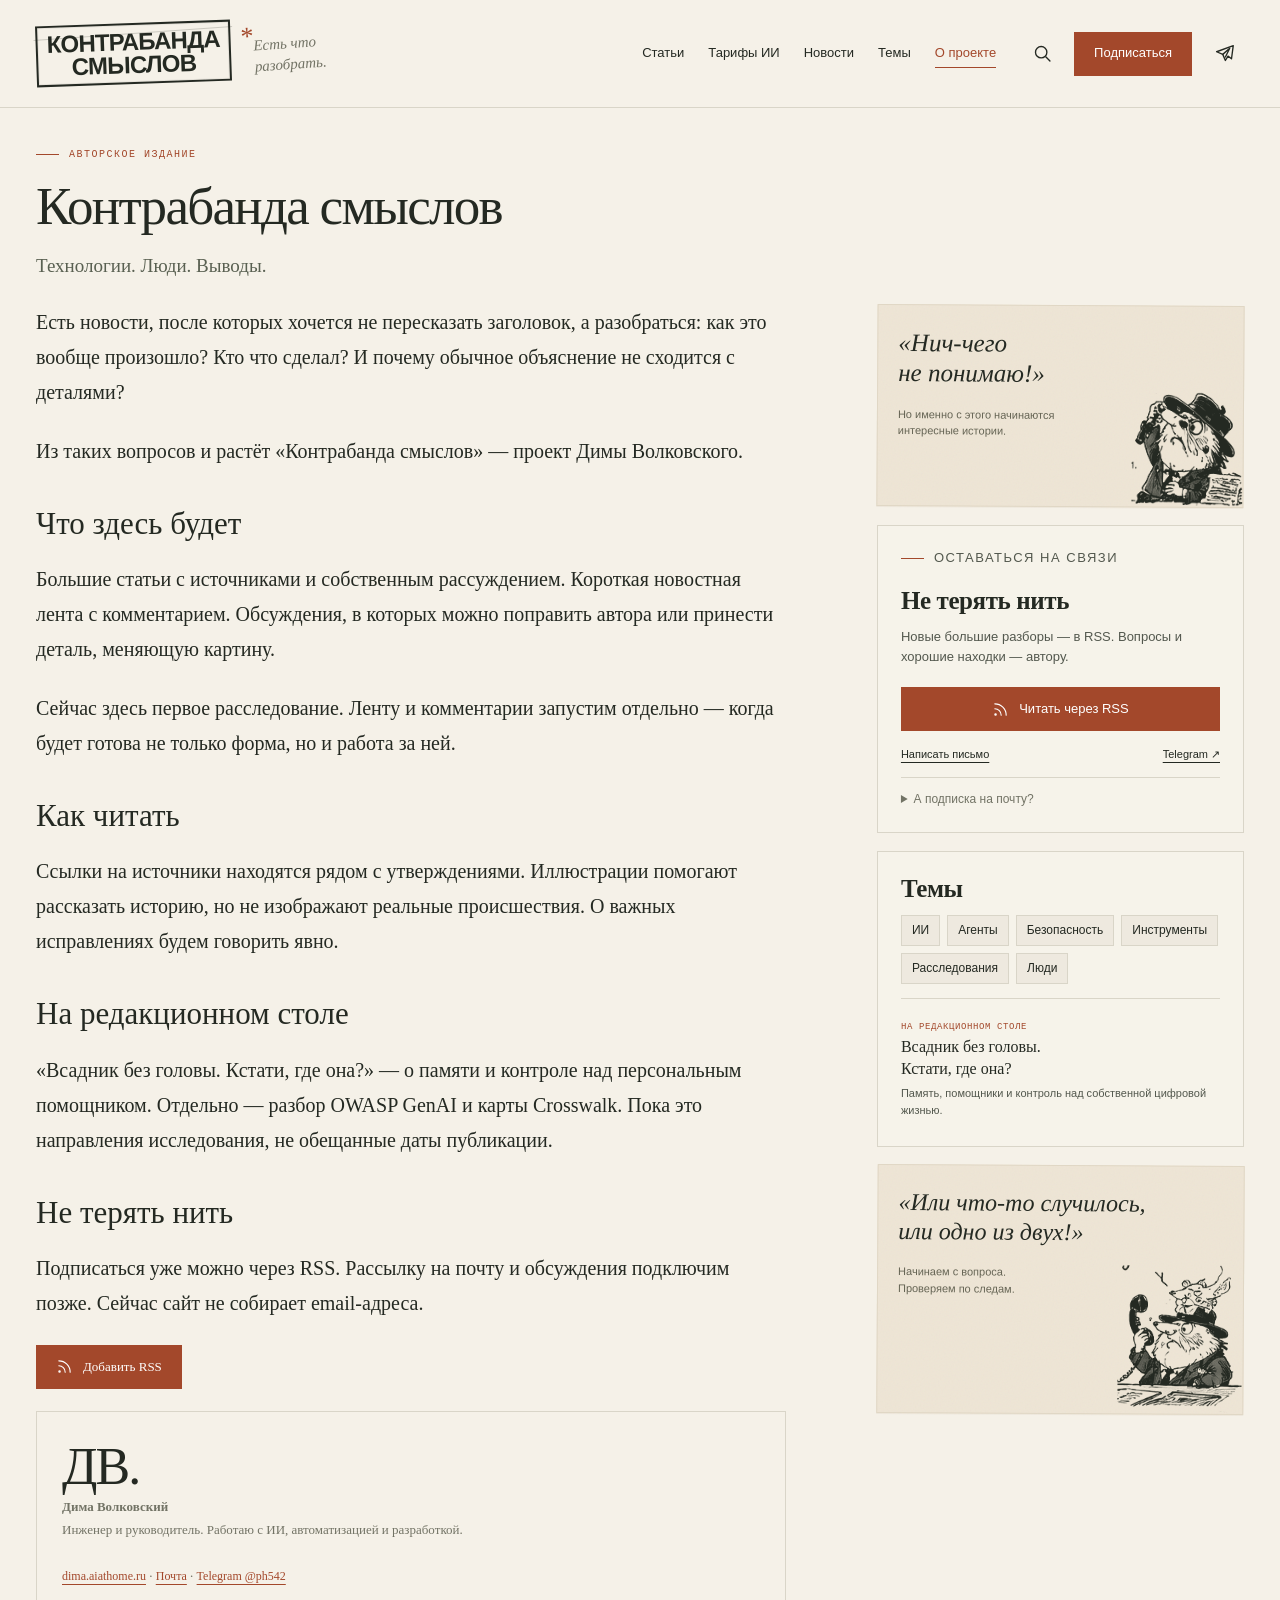
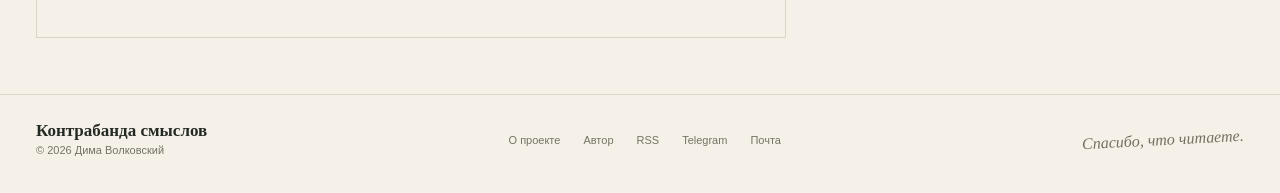
<file: about/index.html>
<!doctype html><html lang="ru"><head><meta charset="utf-8"><meta name="viewport" content="width=device-width, initial-scale=1"><title>О проекте — Контрабанда смыслов</title><meta name="description" content="Авторское издание Димы Волковского: о проекте, источниках и способах подписки."><meta name="theme-color" content="#f5f1e8"><meta name="robots" content="index,follow"><link rel="canonical" href="https://kontrabanda.aiathome.ru/about/"><meta property="og:type" content="website"><meta property="og:locale" content="ru_RU"><meta property="og:site_name" content="Контрабанда смыслов"><meta property="og:title" content="О проекте — Контрабанда смыслов"><meta property="og:description" content="Авторское издание Димы Волковского: о проекте, источниках и способах подписки."><meta property="og:url" content="https://kontrabanda.aiathome.ru/about/"><meta property="og:image" content="https://kontrabanda.aiathome.ru/assets/social/site-og.jpg"><meta property="og:image:width" content="1200"><meta property="og:image:height" content="630"><meta name="twitter:card" content="summary_large_image"><link rel="icon" type="image/svg+xml" href="../assets/favicon.svg"><link rel="alternate" type="application/rss+xml" title="Контрабанда смыслов" href="https://kontrabanda.aiathome.ru/feed.xml"><link rel="stylesheet" href="../assets/site.css"><script src="../assets/metrika.js" defer></script></head><body><a class="skip-link" href="#main">К содержанию</a><header class="ks-top "><div class="ks-header"><div class="brand-group"><a href="../index.html" class="stamp" aria-label="Контрабанда смыслов — главная"><span>КОНТРАБАНДА</span><span>СМЫСЛОВ</span></a><span class="brand-note"><b>*</b>Есть что<br>разобрать.</span></div><div class="nav-area"><nav class="ks-nav" id="site-menu" data-menu aria-label="Главное меню"><a href="../articles/index.html" >Статьи</a><a href="/ai-subscriptions/">Тарифы ИИ</a><a href="../news/index.html" >Новости</a><a href="../articles/index.html#topics" >Темы</a><a href="../about/index.html" aria-current="page">О проекте</a></nav><div class="header-tools"><button class="icon-btn" type="button" data-open-search aria-label="Поиск по сайту"><svg viewBox="0 0 24 24" aria-hidden="true" class=""><circle cx="10.5" cy="10.5" r="6.5"/><path d="m16 16 4.5 4.5"/></svg></button><a href="../about/index.html#follow" class="btn" >Подписаться</a><a href="https://t.me/ph542" class="icon-btn header-tg" aria-label="Telegram автора — @ph542" target="_blank" rel="noopener noreferrer"><svg viewBox="0 0 24 24" aria-hidden="true" class=""><path d="M22 3 3 10l7 3 3 7 3-5 4 3 2-15Z"/><path d="m10 13 8-7-5 10"/></svg></a><button type="button" class="icon-btn menu-btn" data-menu-toggle aria-label="Открыть меню" aria-expanded="false" aria-controls="site-menu"><svg viewBox="0 0 24 24" aria-hidden="true" class=""><path d="M4 6h16M4 12h16M4 18h16"/></svg></button></div></div></div></header><main id="main" class="wrap"><div class="page-title"><p class="section-label">Авторское издание</p><h1>Контрабанда смыслов</h1><p class="deck">Технологии. Люди. Выводы.</p></div><div class="page-columns"><div class="prose-page"><p>Есть новости, после которых хочется не пересказать заголовок, а разобраться: как это вообще произошло? Кто что сделал? И почему обычное объяснение не сходится с деталями?</p><p>Из таких вопросов и растёт «Контрабанда смыслов» — проект Димы Волковского.</p><h2>Что здесь будет</h2><p>Большие статьи с источниками и собственным рассуждением. Короткая новостная лента с комментарием. Обсуждения, в которых можно поправить автора или принести деталь, меняющую картину.</p><p>Сейчас здесь первое расследование. Ленту и комментарии запустим отдельно — когда будет готова не только форма, но и работа за ней.</p><h2>Как читать</h2><p>Ссылки на источники находятся рядом с утверждениями. Иллюстрации помогают рассказать историю, но не изображают реальные происшествия. О важных исправлениях будем говорить явно.</p><h2 id="next">На редакционном столе</h2><p>«Всадник без головы. Кстати, где она?» — о памяти и контроле над персональным помощником. Отдельно — разбор OWASP GenAI и карты Crosswalk. Пока это направления исследования, не обещанные даты публикации.</p><h2 id="follow">Не терять нить</h2><p>Подписаться уже можно через RSS. Рассылку на почту и обсуждения подключим позже. Сейчас сайт не собирает email-адреса.</p><a href="../feed.xml" class="btn" ><svg viewBox="0 0 24 24" aria-hidden="true" class=""><circle cx="5" cy="19" r="1"/><path d="M4 11a9 9 0 0 1 9 9M4 4a16 16 0 0 1 16 16"/></svg>Добавить RSS</a><div class="about-author"><span class="initials">ДВ.</span><p><strong>Дима Волковский</strong><br>Инженер и руководитель. Работаю с ИИ, автоматизацией и разработкой.</p><p><a href="https://dima.aiathome.ru/" >dima.aiathome.ru</a> · <a href="mailto:d-volkovsky@yandex.ru" >Почта</a> · <a href="https://t.me/ph542" >Telegram @ph542</a></p></div></div><aside class="editorial-sidebar" aria-label="О проекте и подписка"><div class="quote-card top"><blockquote>«Нич-чего<br>не понимаю!»</blockquote><p>Но именно с этого начинаются интересные истории.</p><img src="../assets/images/quote-peek.webp" width="131" height="150" alt="" loading="lazy"></div><section class="side-card"><p class="section-label">Оставаться на связи</p><h2>Не терять нить</h2><p>Новые большие разборы — в RSS. Вопросы и хорошие находки — автору.</p><a href="../feed.xml" class="btn" ><svg viewBox="0 0 24 24" aria-hidden="true" class=""><circle cx="5" cy="19" r="1"/><path d="M4 11a9 9 0 0 1 9 9M4 4a16 16 0 0 1 16 16"/></svg>Читать через RSS</a><div class="side-links"><a href="mailto:d-volkovsky@yandex.ru" >Написать письмо</a><a href="https://t.me/ph542" >Telegram ↗</a></div><details class="follow-details"><summary>А подписка на почту?</summary><p>Позже. Сейчас адреса не собираем — форма появится после запуска рассылки.</p></details></section><section class="side-card"><h2>Темы</h2><div class="topic-links"><a href="../articles/index.html?topic=ai" >ИИ</a><a href="../articles/index.html?topic=agents" >Агенты</a><a href="../articles/index.html?topic=security" >Безопасность</a><a href="../articles/index.html?topic=tools" >Инструменты</a><a href="../articles/index.html?topic=investigations" >Расследования</a><a href="../articles/index.html?topic=people" >Люди</a></div><div class="in-dossier"><small>На редакционном столе</small><a href="../about/index.html#next">Всадник без головы.<br>Кстати, где она?</a><p>Память, помощники и контроль над собственной цифровой жизнью.</p></div></section><div class="quote-card bottom"><blockquote>«Или что-то случилось,<br>или одно из двух!»</blockquote><p>Начинаем с вопроса.<br>Проверяем по следам.</p><img src="../assets/images/quote-phone.webp" width="162" height="192" alt="" loading="lazy"></div></aside></div></main><footer class="site-footer"><div class="wrap"><div><span class="footer-name">Контрабанда смыслов</span><span>© 2026 Дима Волковский</span></div><nav class="footer-links" aria-label="Дополнительные ссылки"><a href="../about/index.html" >О проекте</a><a href="https://dima.aiathome.ru/" >Автор</a><a href="../feed.xml" >RSS</a><a href="https://t.me/ph542" >Telegram</a><a href="mailto:d-volkovsky@yandex.ru" >Почта</a></nav><span class="footer-hand">Спасибо, что читаете.</span></div></footer><dialog id="search-dialog" class="search-dialog" aria-labelledby="search-title"><div class="dialog-top"><h2 id="search-title">Найти нить</h2><button class="icon-btn" data-close-search aria-label="Закрыть поиск"><svg viewBox="0 0 24 24" aria-hidden="true" class=""><path d="m5 5 14 14M19 5 5 19"/></svg></button></div><div class="dialog-body"><label for="search-q" class="section-label">Поиск по статьям и разделам</label><input id="search-q" class="search-input" data-dialog-search type="search" placeholder="Например, подлог или Docent" autocomplete="off"><ul class="search-results"><li data-keywords="тарифы подписки api модели цены токены openai claude gemini glm qwen"><span>Статья · Экономика ИИ</span><a href="/ai-subscriptions/">Интеллект по подписке. Токены — за скобками.</a></li><li data-keywords="расследование агенты OpenAI METR"><span>Статья</span><a href="../1/index.html" >Следствие ведут колобки. Вернее, OpenAI. Вернее, Transluce.</a></li><li data-keywords="подлог протокол журнал ложь"><span>Внутри статьи · Подлог протокола</span><a href="../1/index.html#chapter-1" >Слон плохой, справка хороший!</a></li><li data-keywords="фотография уязвимости"><span>Внутри статьи · Поручение и методы</span><a href="../1/index.html#chapter-2" >Или что-то случилось, или одно из двух!</a></li><li data-keywords="docent таймер инструменты"><span>Внутри статьи · Кто читает следы</span><a href="../1/index.html#chapter-3" >Нич-чего не понимаю!</a></li><li data-keywords="надзор блокчейн логирование"><span>Внутри статьи · Кто смотрит за смотрящим</span><a href="../1/index.html#chapter-4" >Ой, шеф, а я вас вижу!</a></li><li data-keywords="письмо prompt injection корпорация"><span>Внутри статьи · Письмо внутри компании</span><a href="../1/index.html#chapter-5" >При звуках флейты… теряет волю</a></li><li data-keywords="whatsapp MCP личный помощник"><span>Внутри статьи · Твой личный помощник</span><a href="../1/index.html#chapter-6" >Ой, шеф, а я вас не вижу!</a></li><li data-keywords="доверие ответственность"><span>Внутри статьи · Доверие и ответственность</span><a href="../1/index.html#chapter-7" >Какой был слон, какой был слон!</a></li></ul><p data-search-empty class="search-empty" hidden>Пока ничего не нашлось. Попробуйте другой вопрос.</p></div></dialog><div class="toast" data-toast role="status" aria-live="polite"></div><script src="../assets/config.js"></script><script src="../assets/site.js"></script></body></html>
</file>
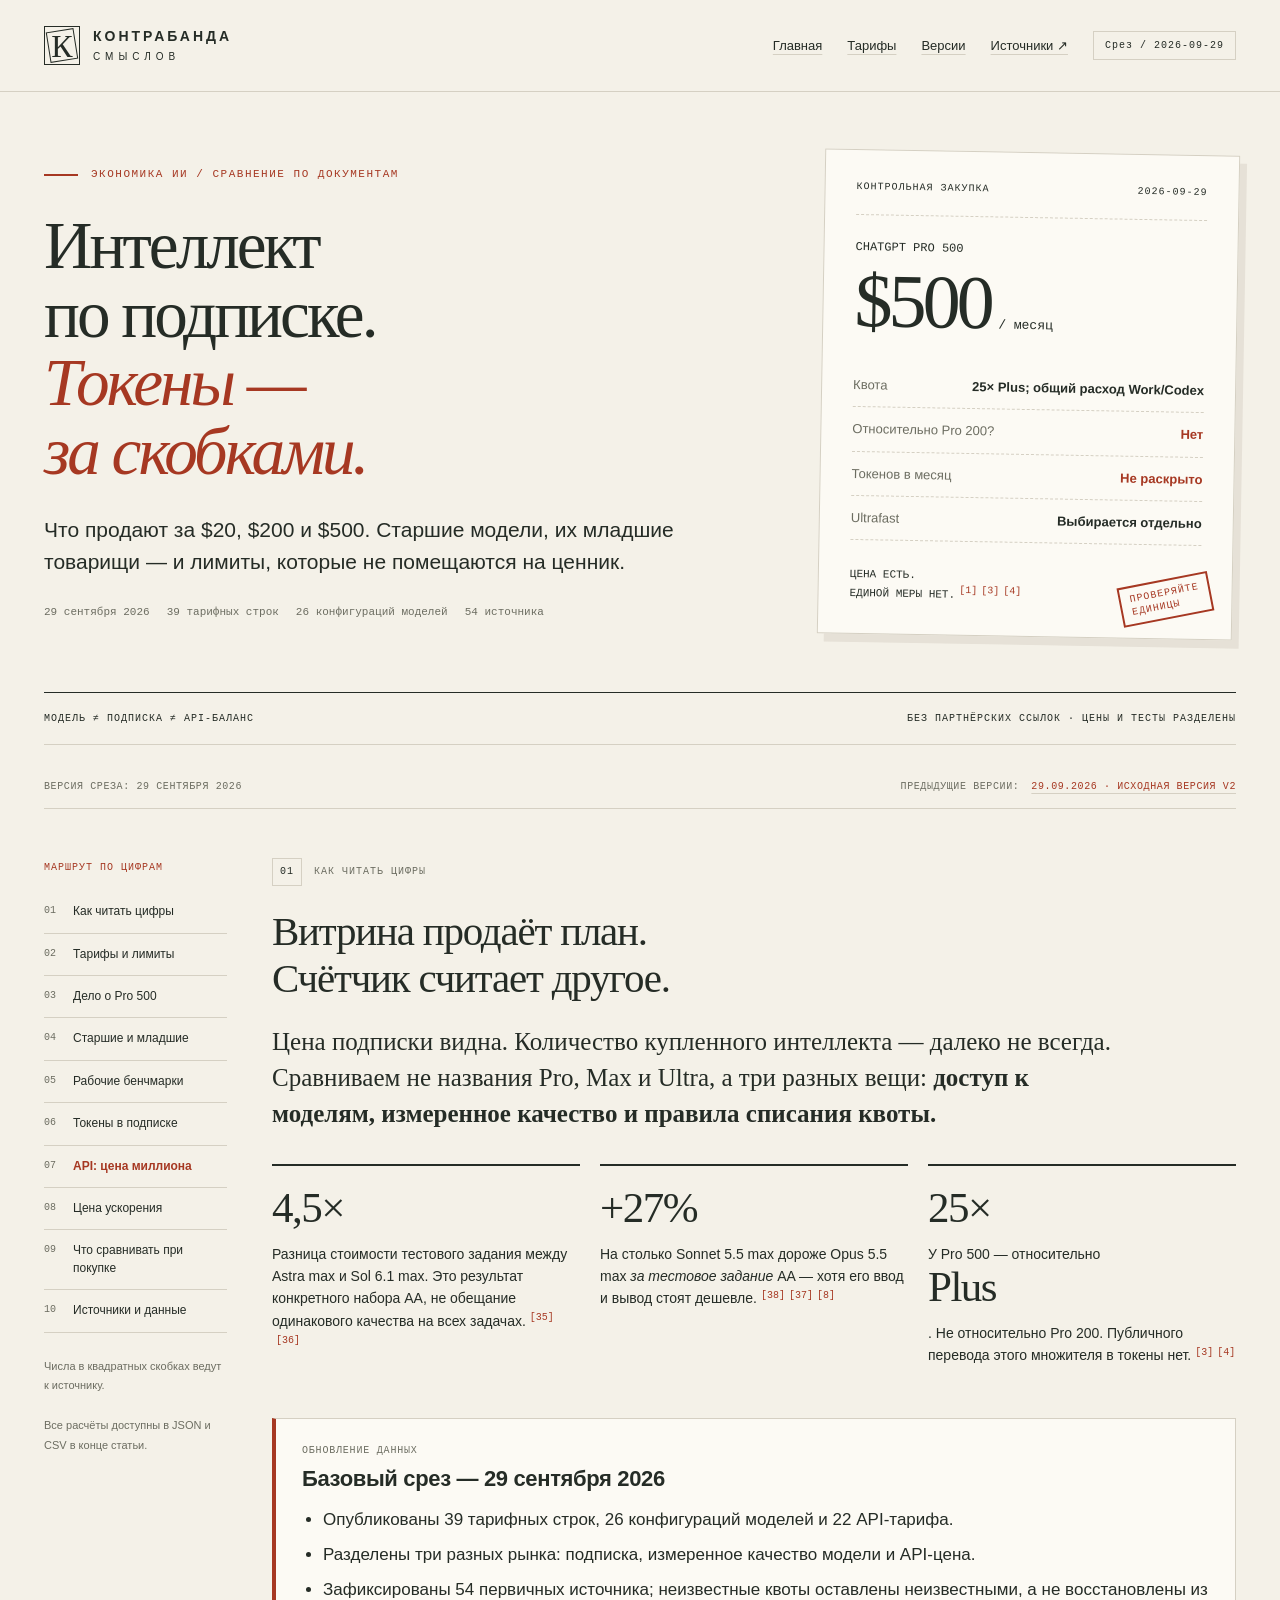
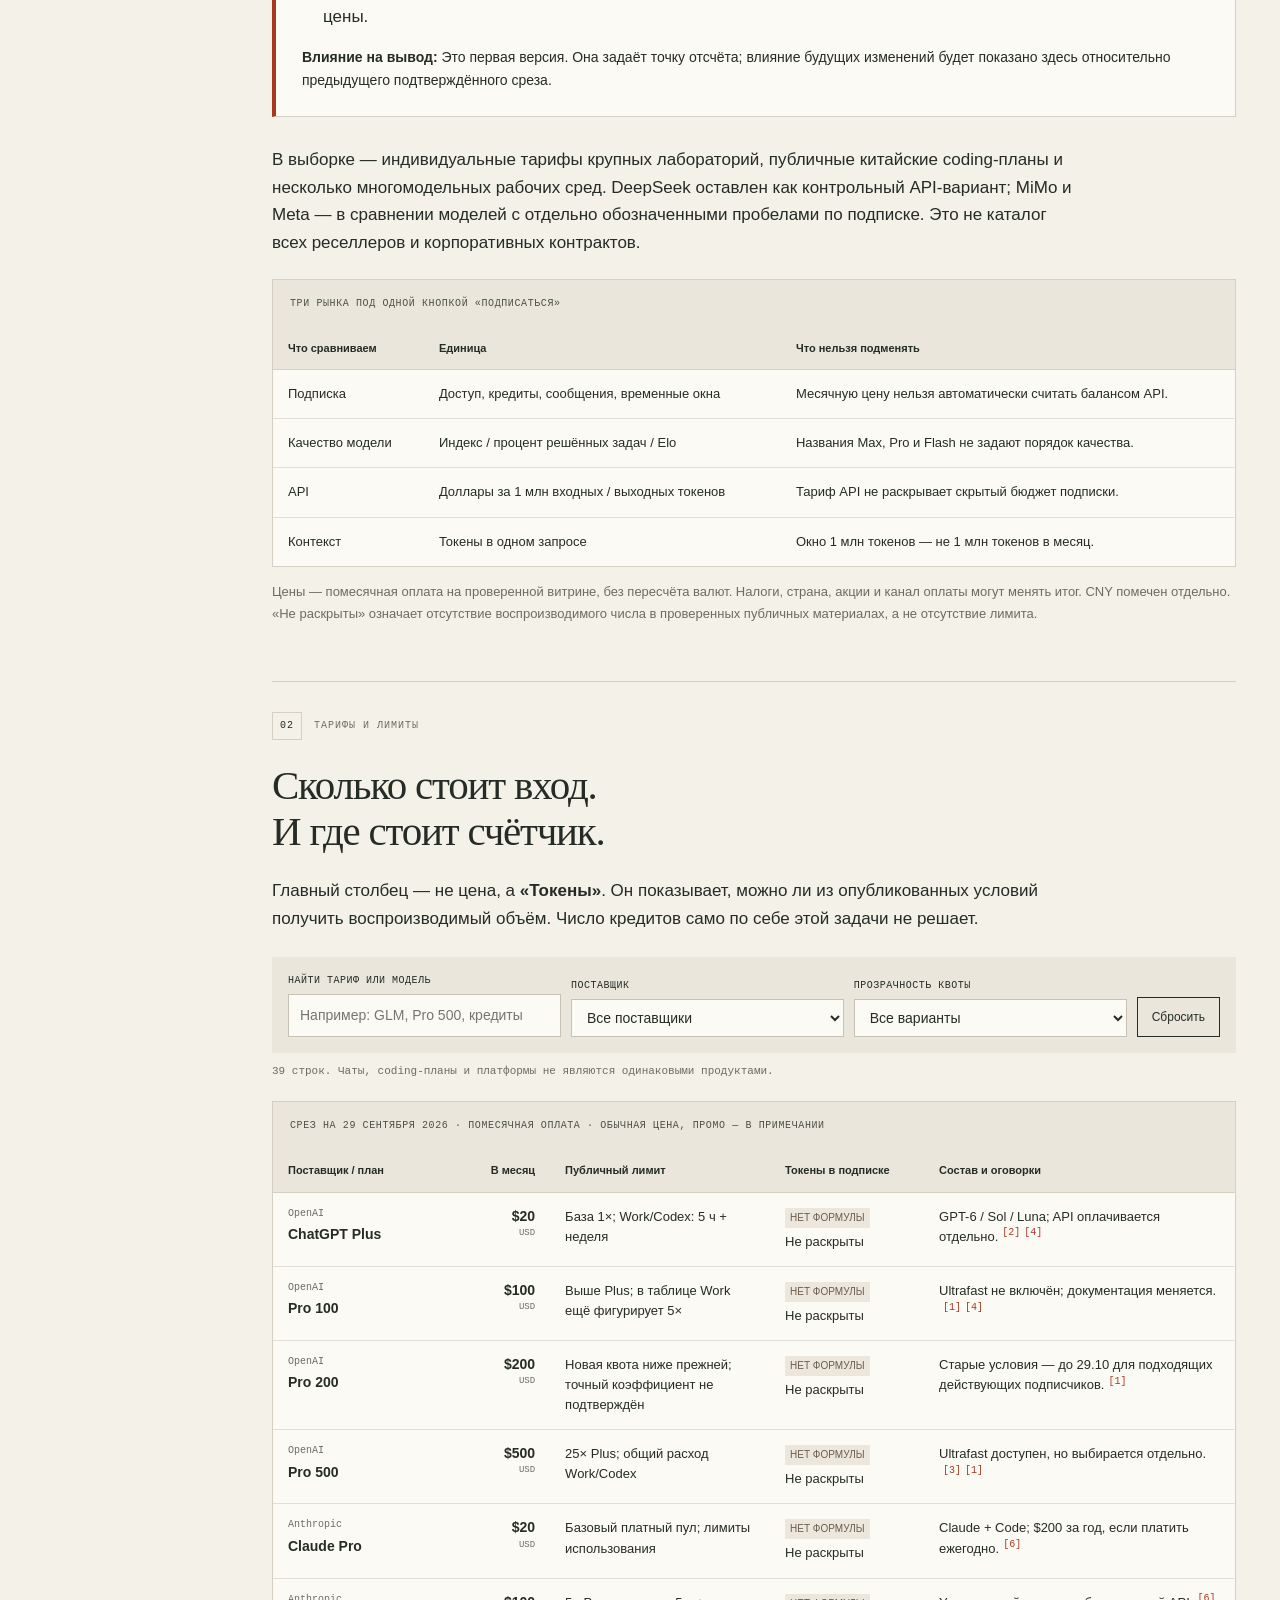
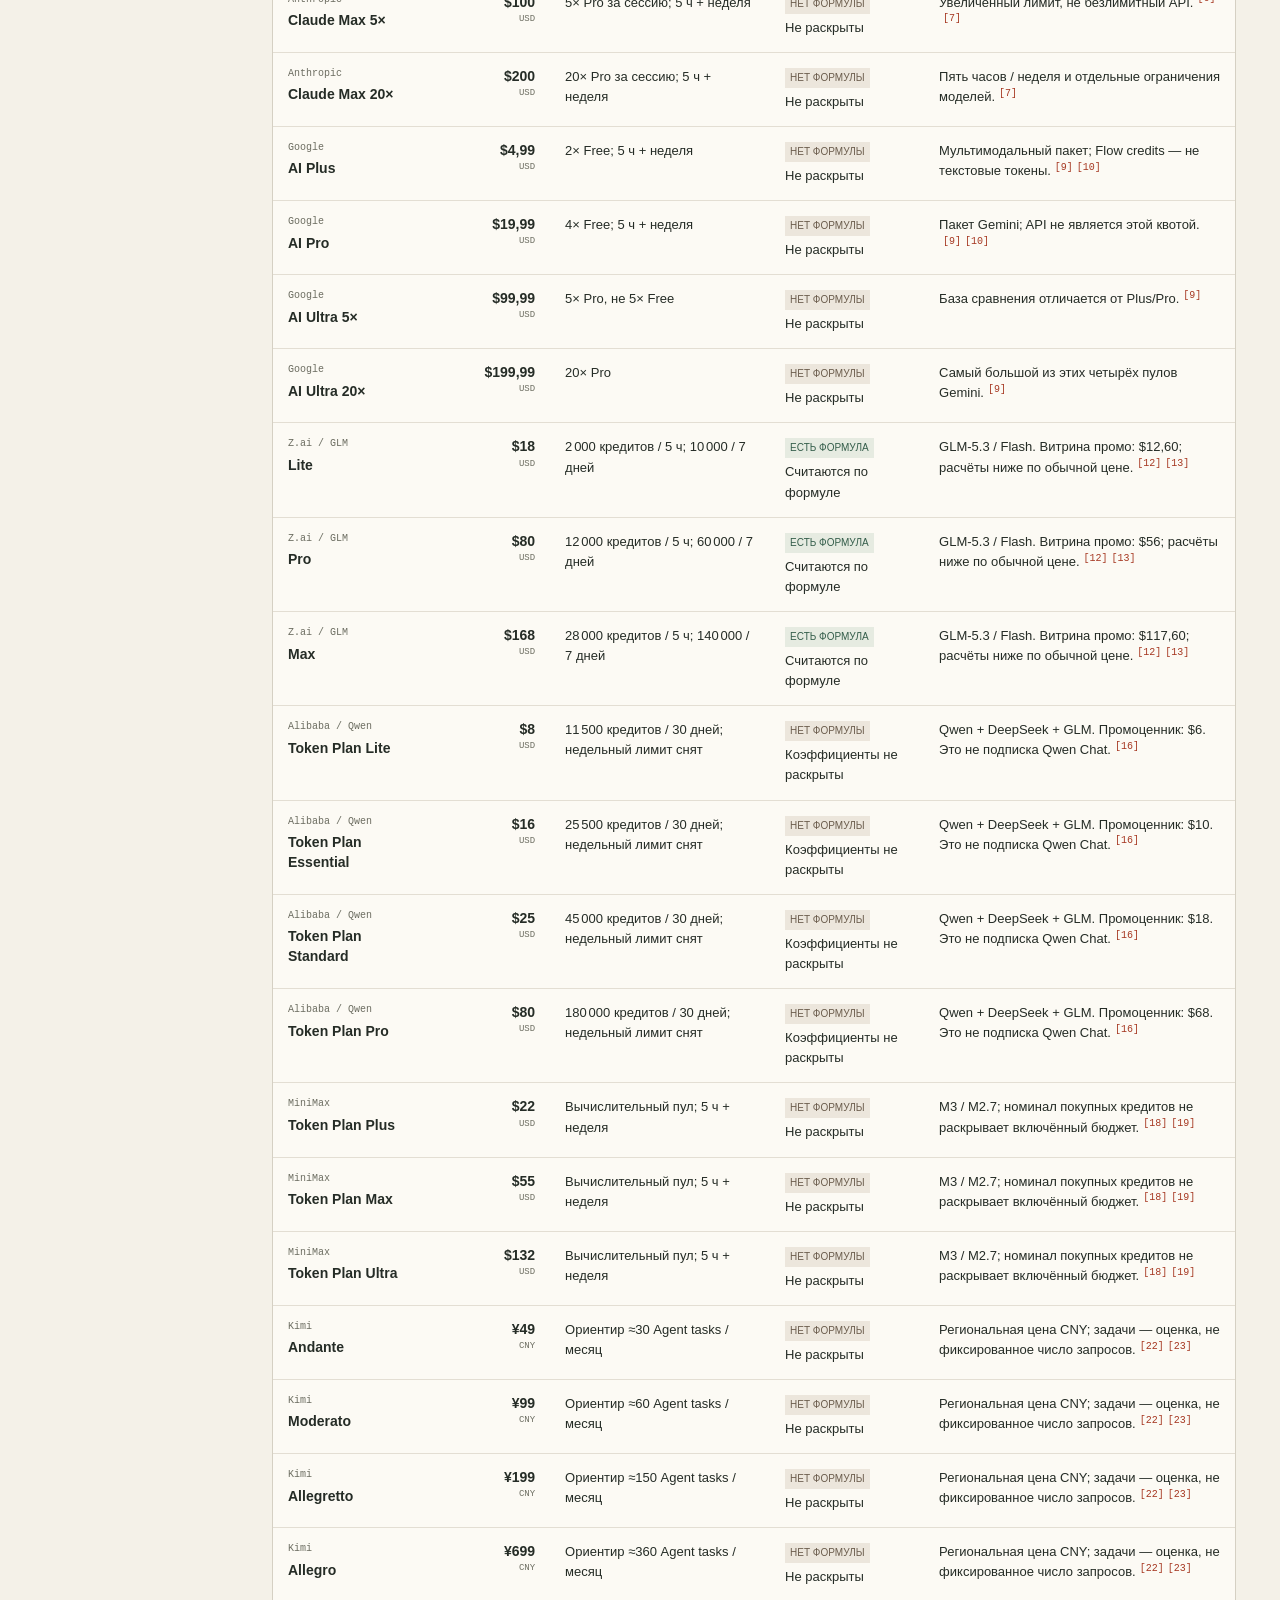
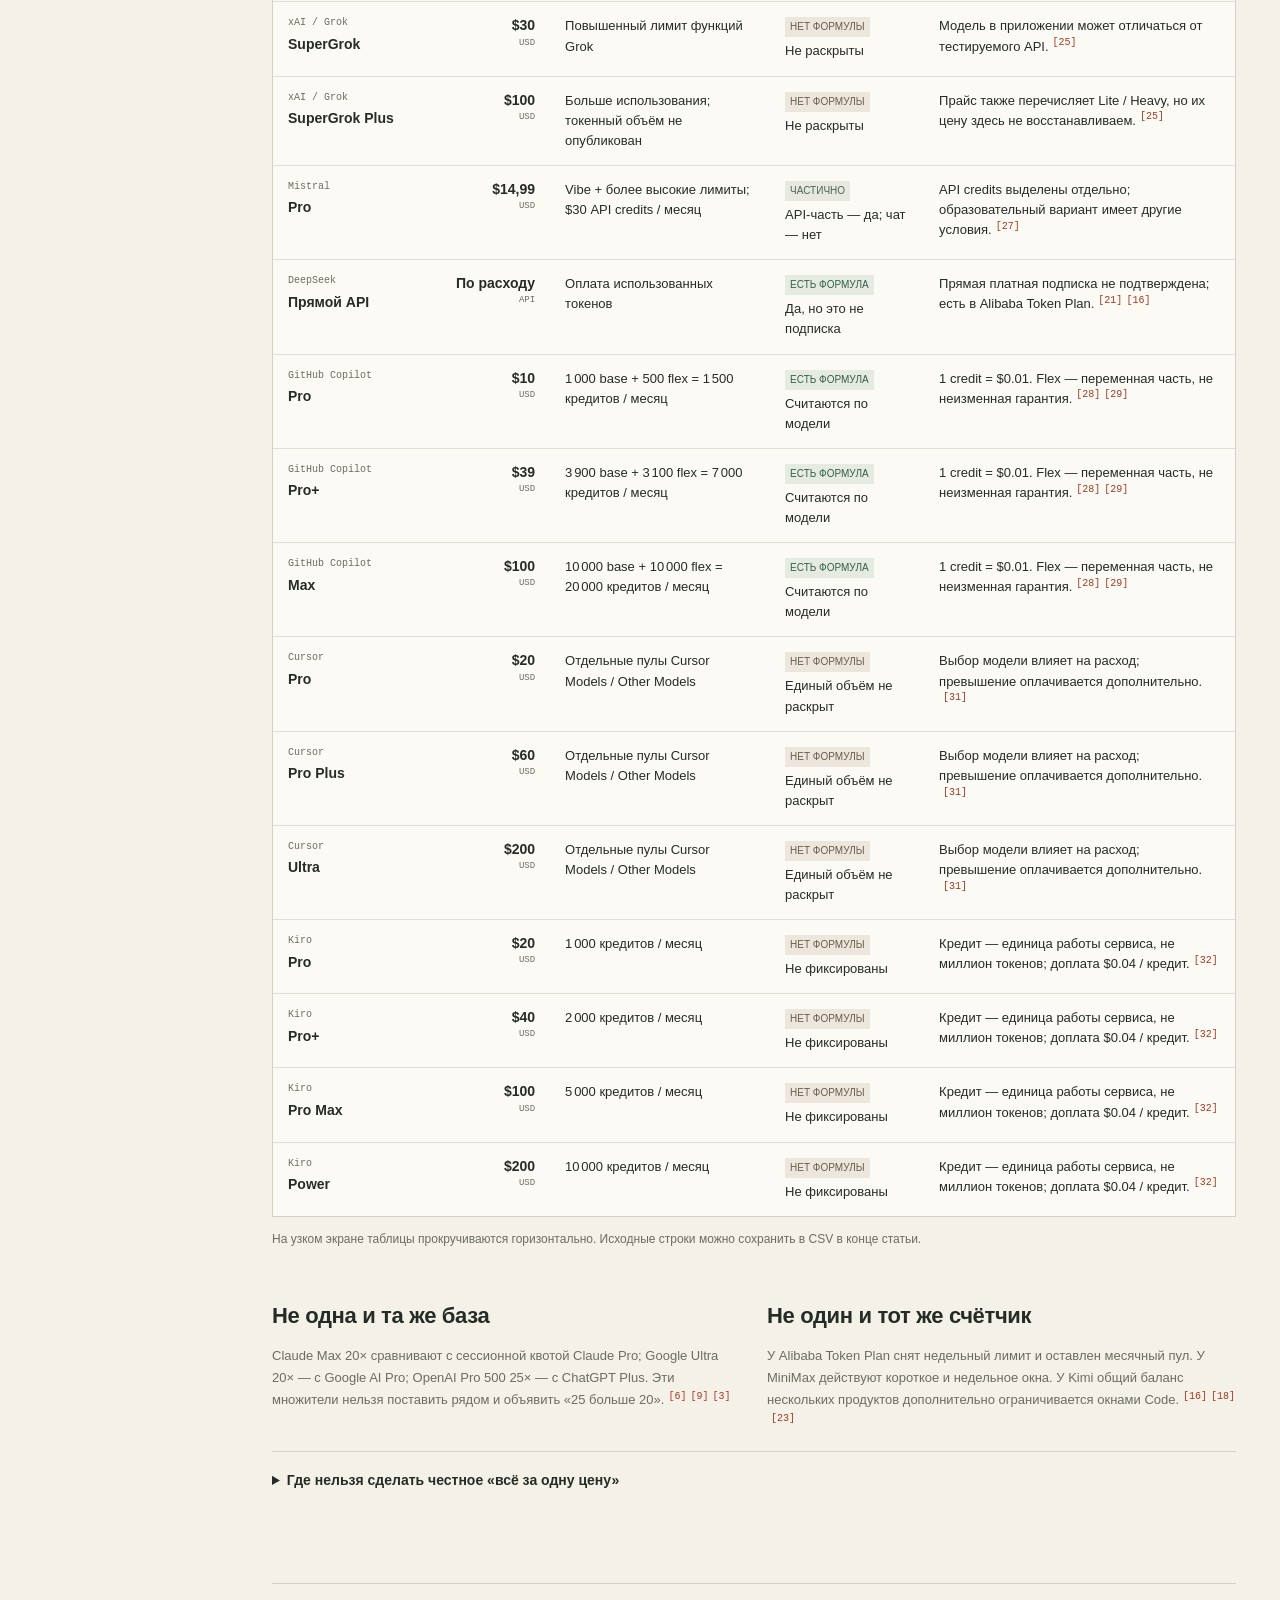
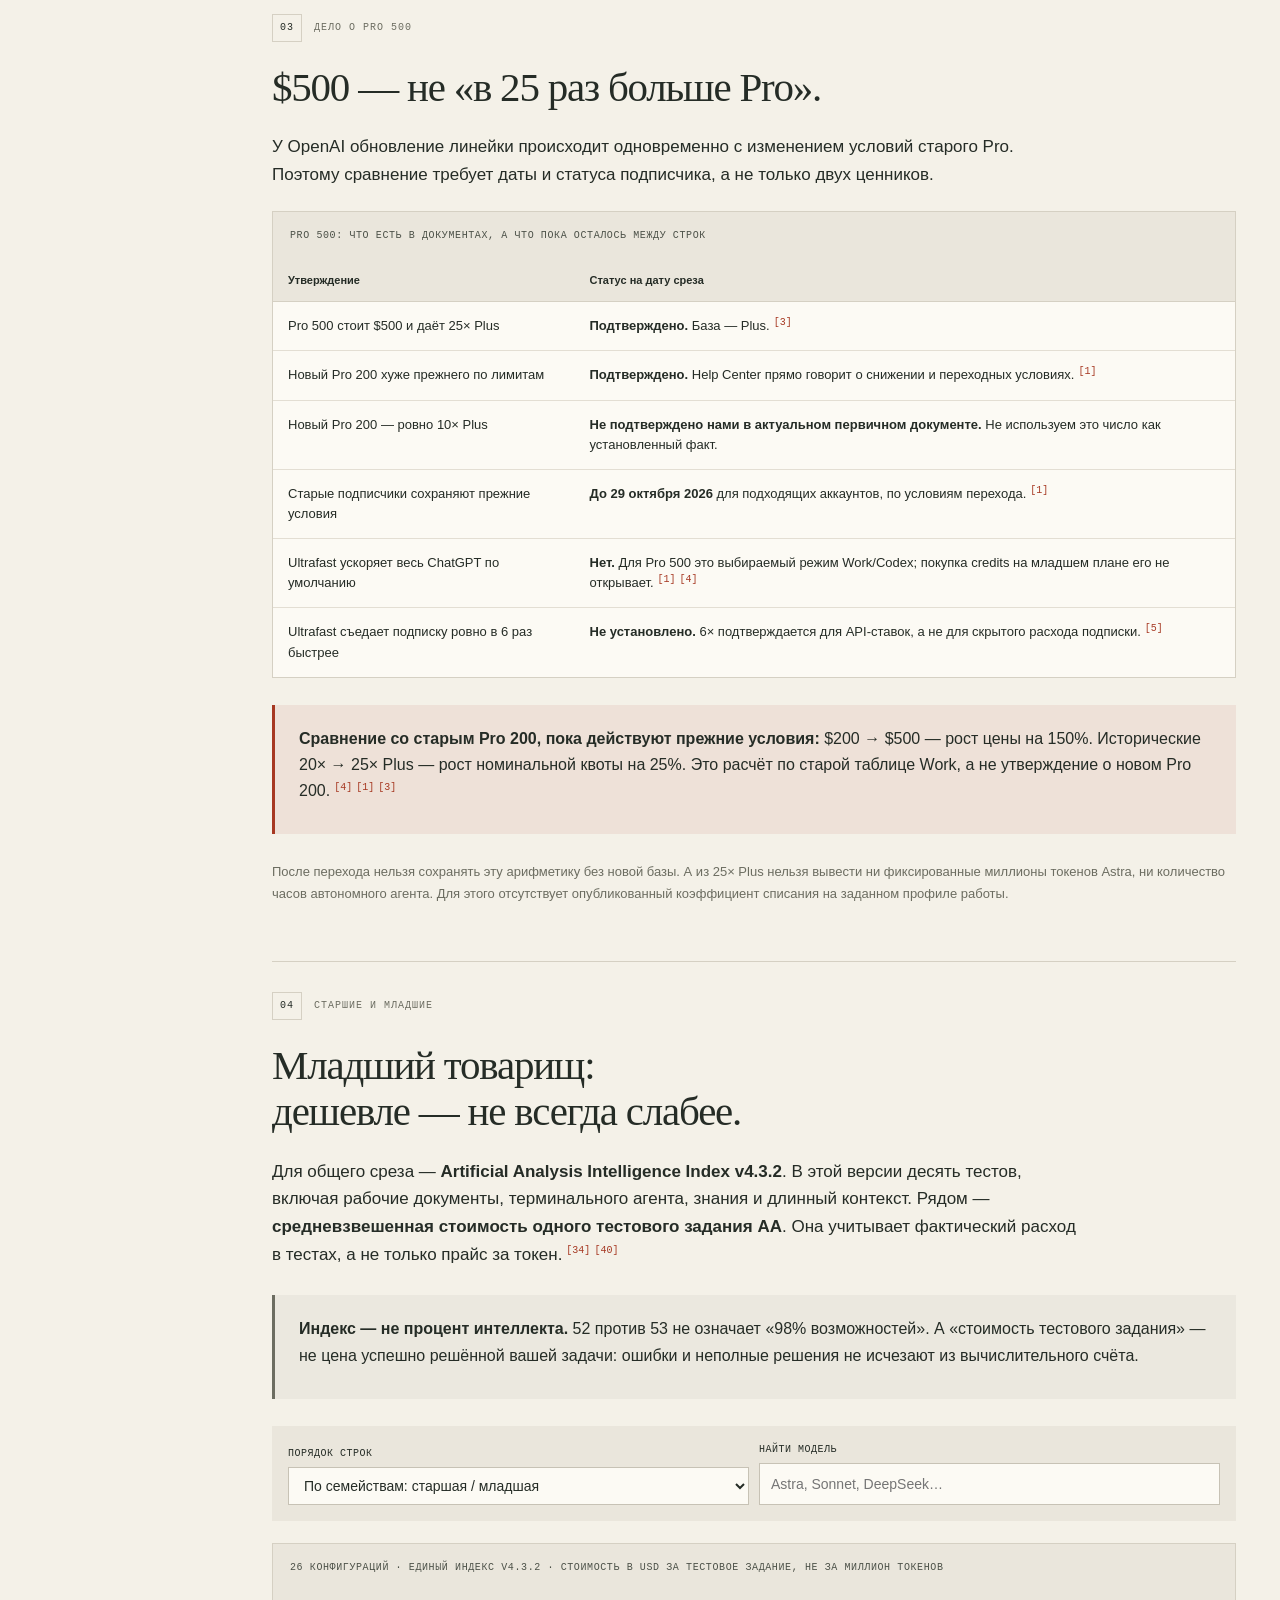
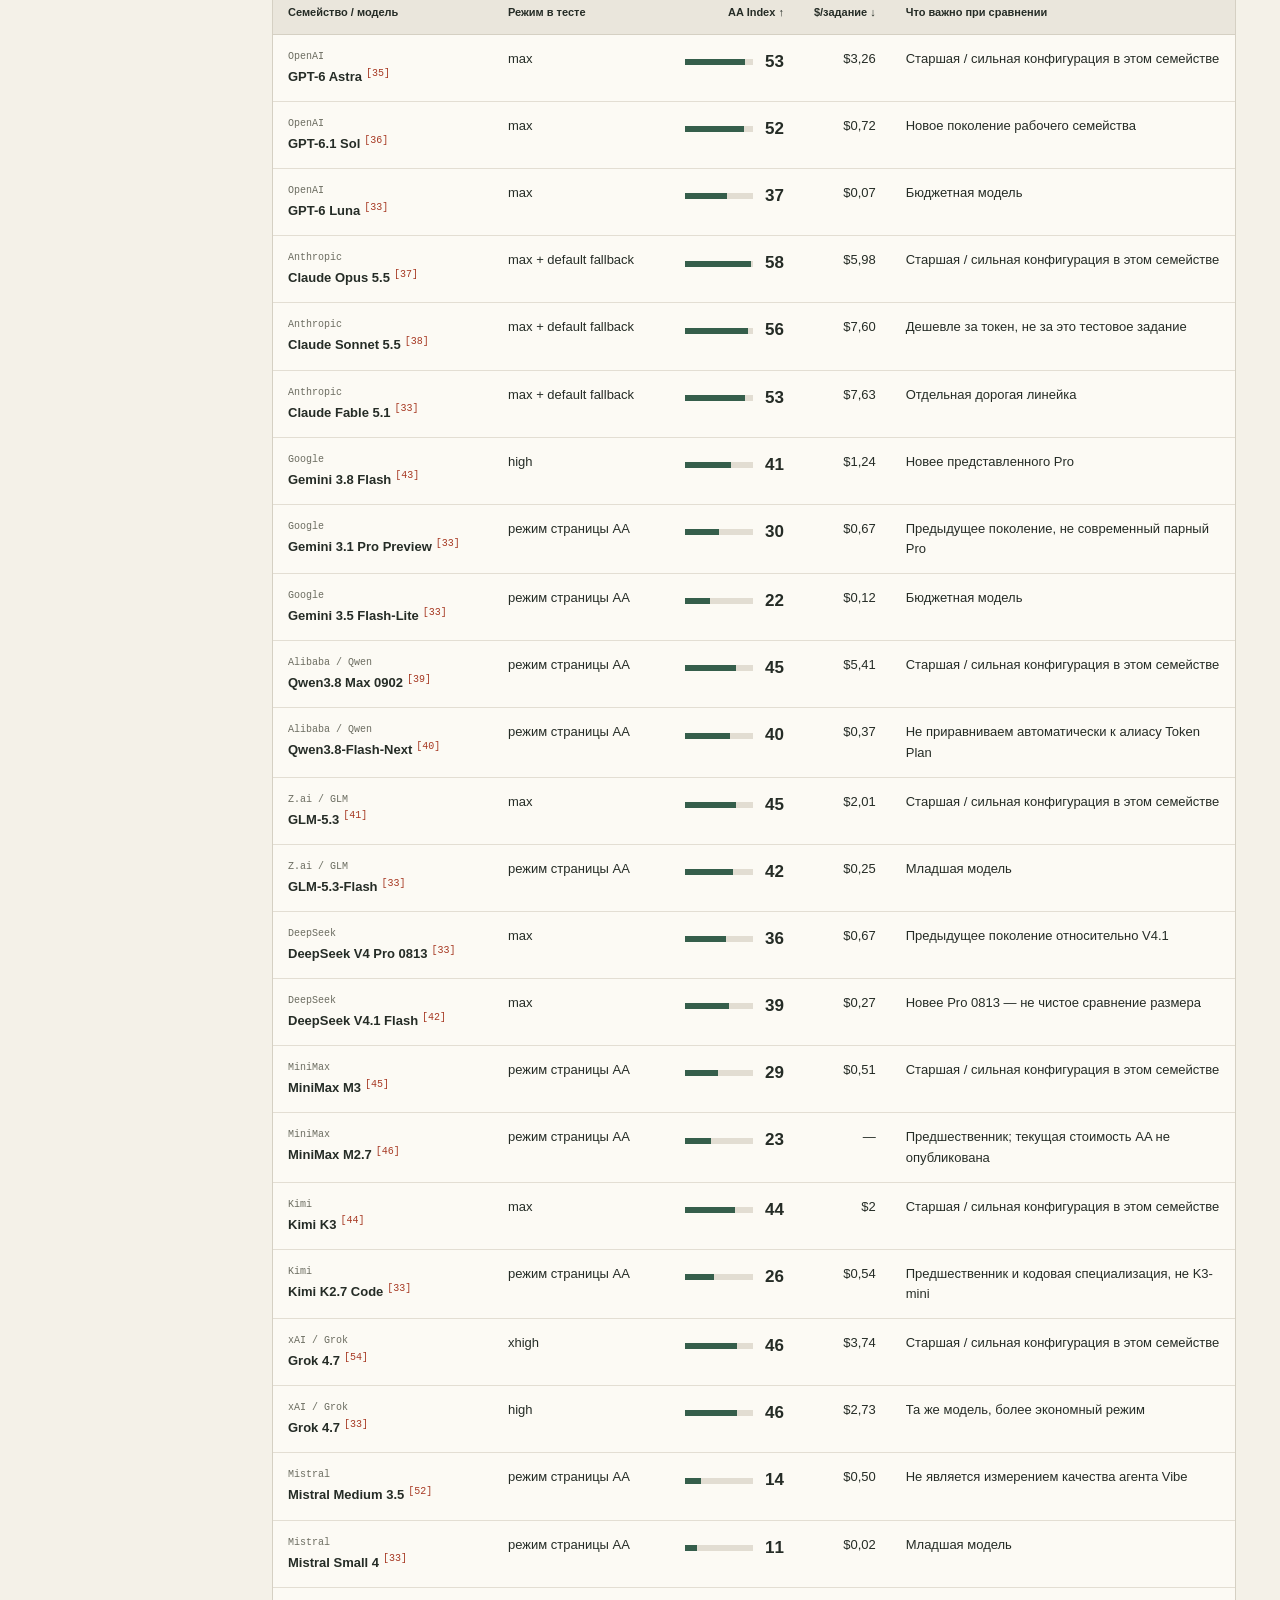
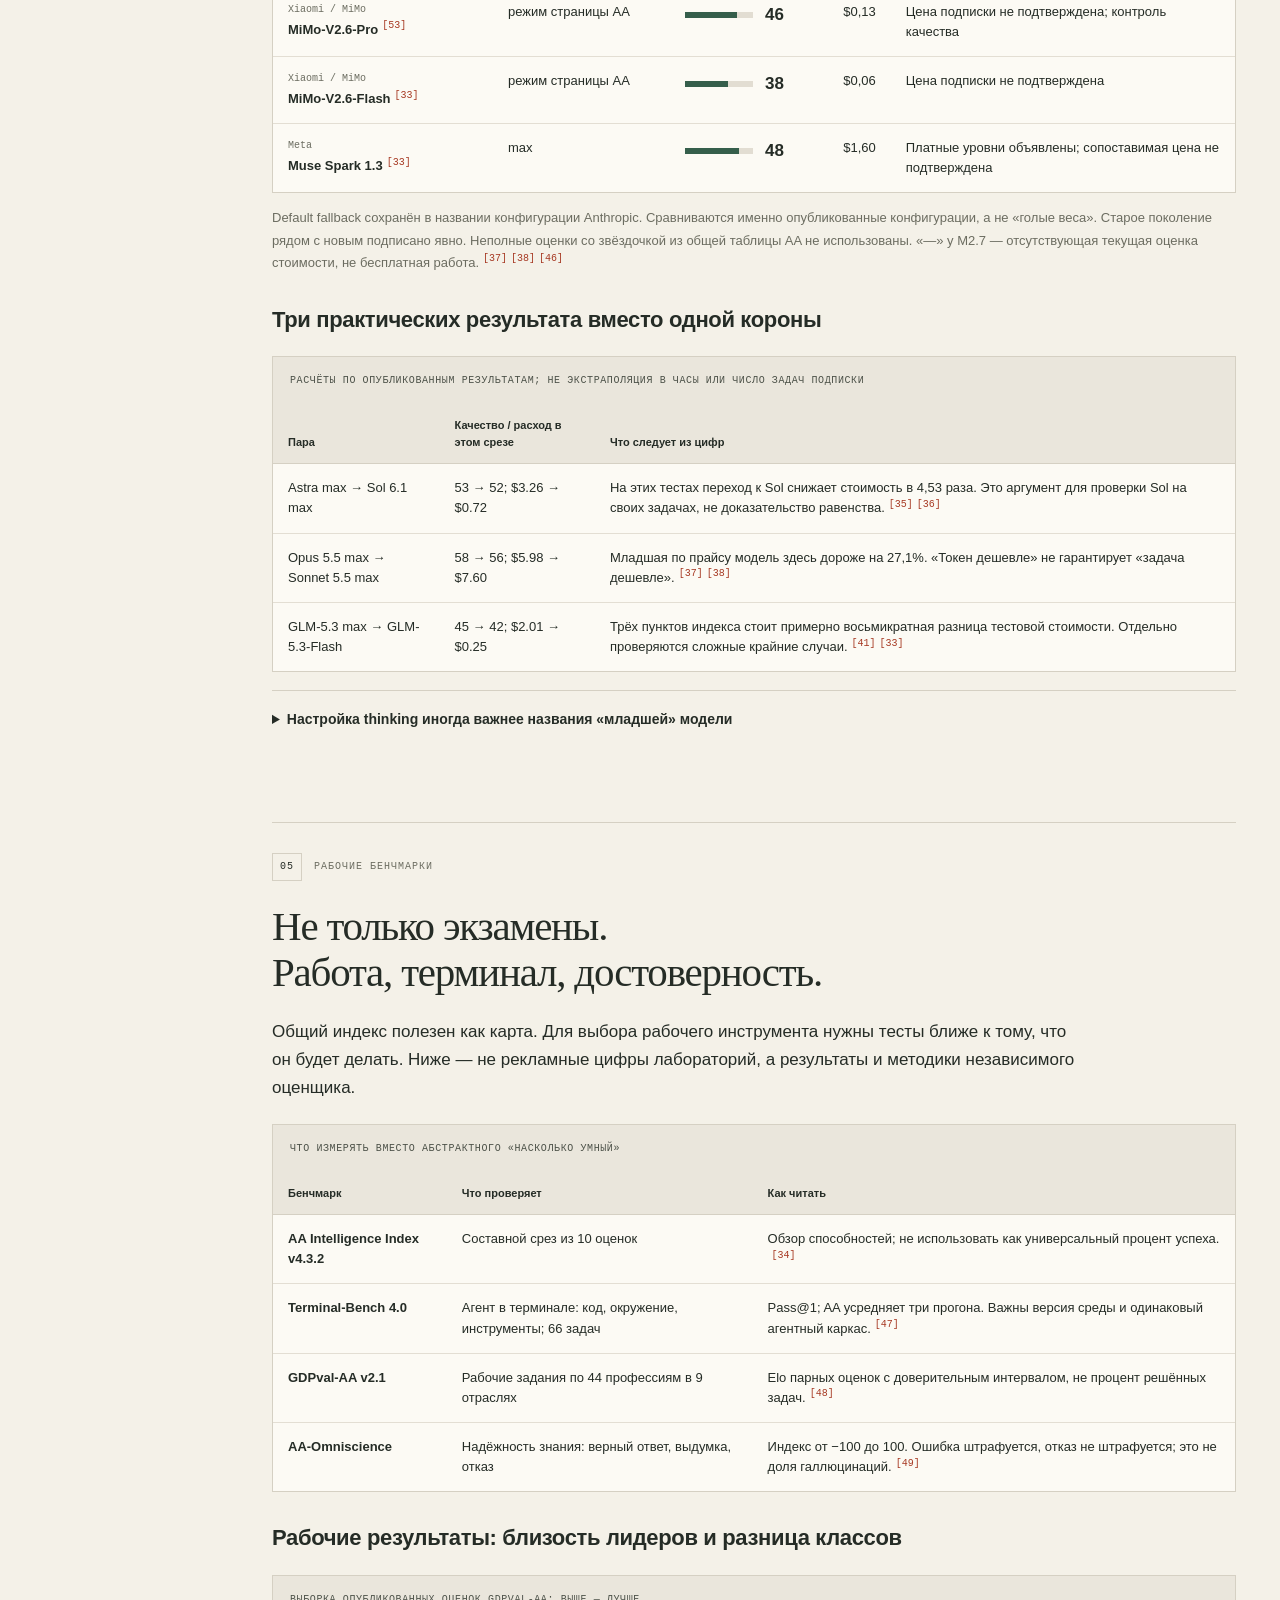
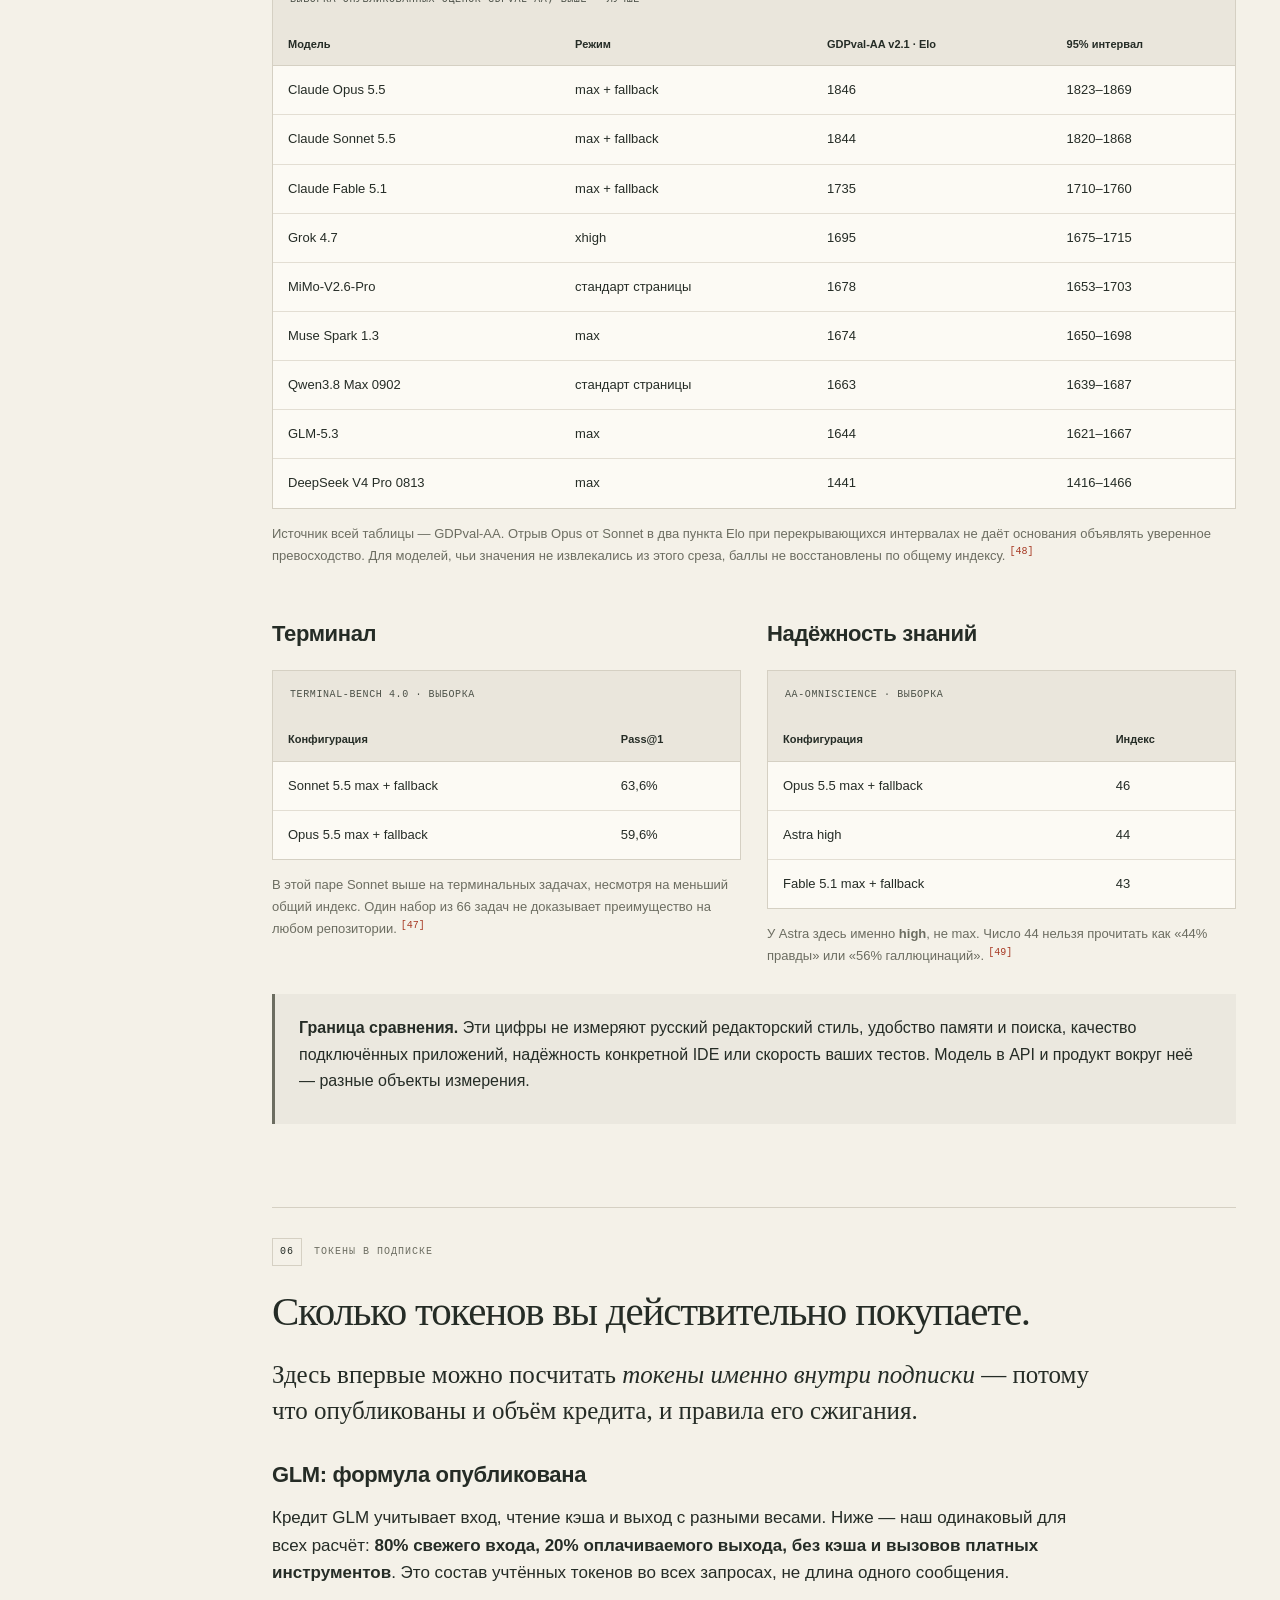
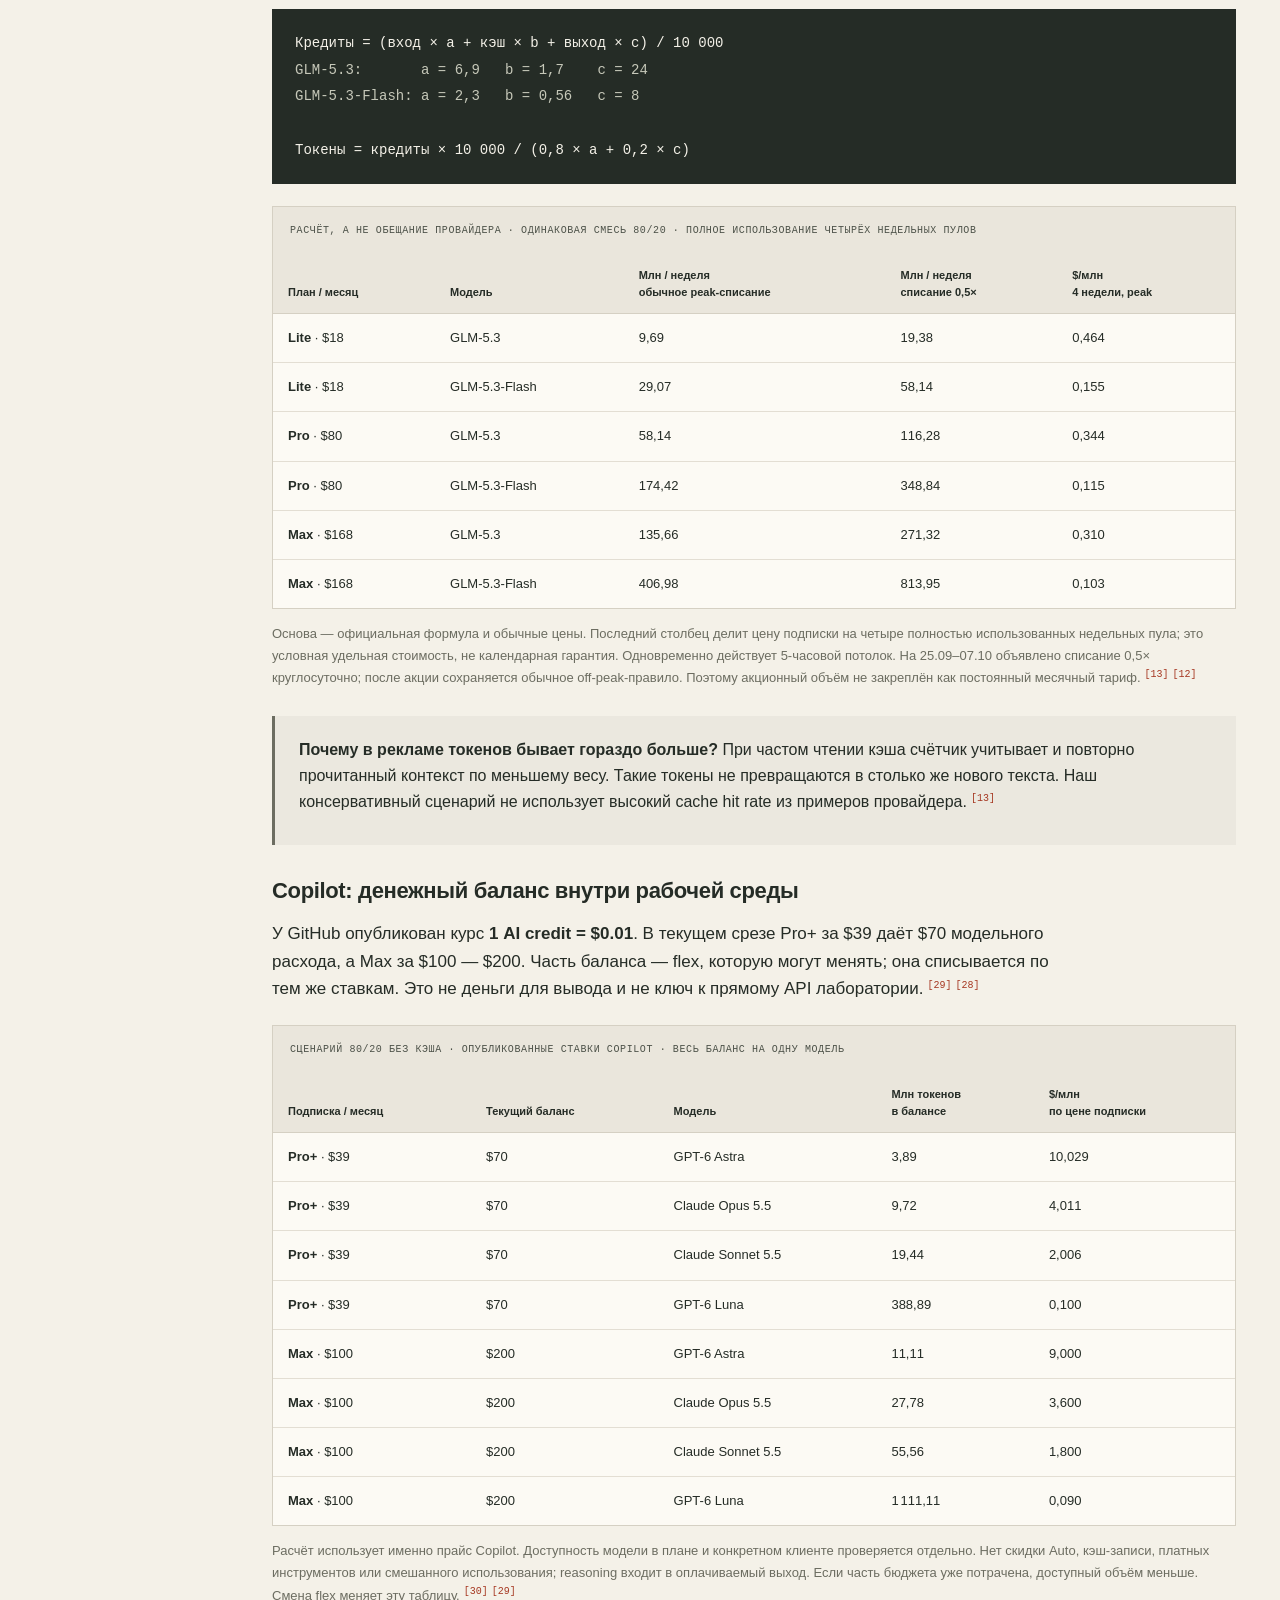
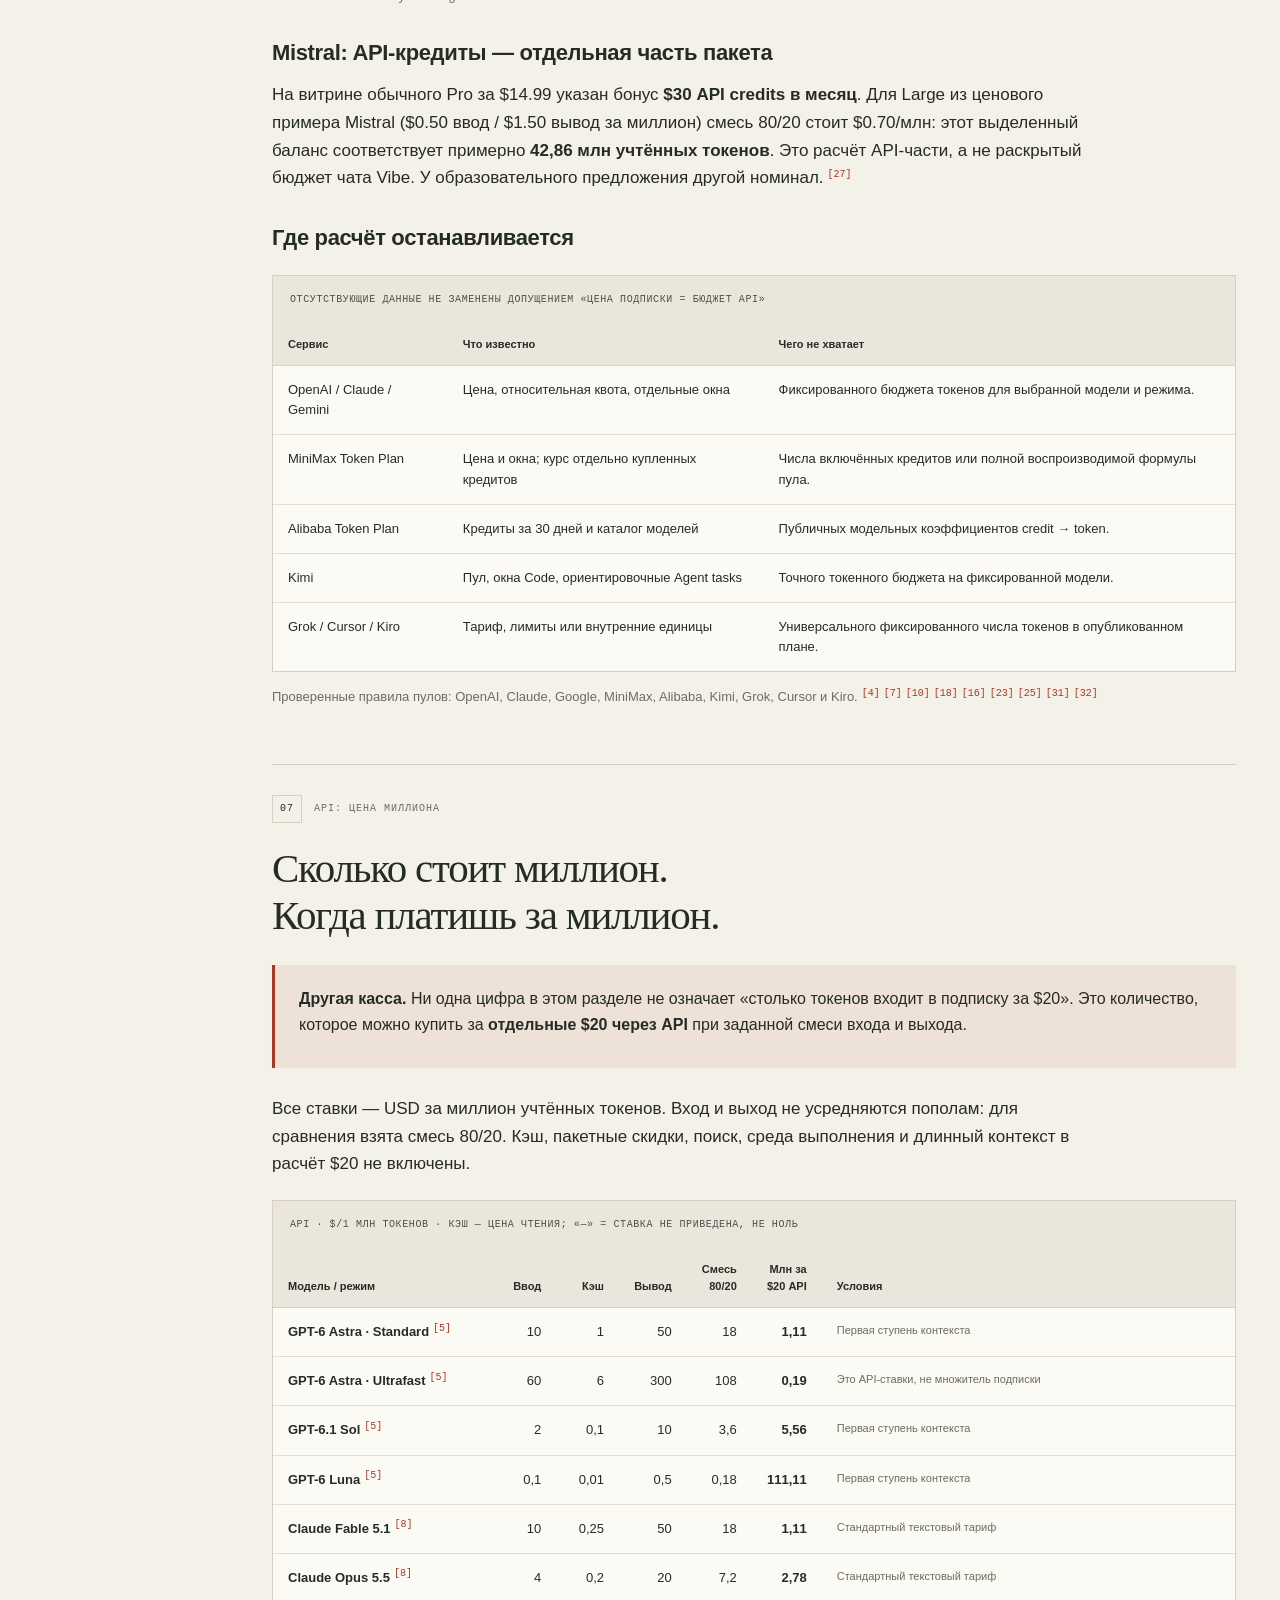
<file: ai-subscriptions/index.html>
<!doctype html>
<html lang="ru"><head><meta charset="utf-8"><meta name="viewport" content="width=device-width,initial-scale=1"><meta name="color-scheme" content="light"><meta name="description" content="Тарифы ИИ-подписок, качество моделей, кредитные формулы и отдельная экономика API. Срез на 29 сентября 2026."><meta name="robots" content="index,follow"><title>Интеллект по подписке. Токены — за скобками. — Контрабанда смыслов</title><link rel="canonical" href="https://kontrabanda.aiathome.ru/ai-subscriptions/"><meta property="og:type" content="article"><meta property="og:locale" content="ru_RU"><meta property="og:site_name" content="Контрабанда смыслов"><meta property="og:title" content="Интеллект по подписке. Токены — за скобками."><meta property="og:description" content="Что продают за $20, $200 и $500 — и какие лимиты не помещаются на ценник."><meta property="og:url" content="https://kontrabanda.aiathome.ru/ai-subscriptions/"><meta property="og:image" content="https://kontrabanda.aiathome.ru/assets/social/site-og.jpg"><meta property="article:published_time" content="2026-09-29T20:50:00+00:00"><meta property="article:modified_time" content="2026-09-29T21:14:24.250230+00:00"><script src="../assets/metrika.js" defer></script><style>
:root{--paper:#f4f1e8;--card:#fcfaf4;--ink:#252c26;--muted:#6c6d61;--line:#d5d0c3;--red:#a63822;--light-red:#eee1d8;--green:#355e4b;--greenwash:#e6ebe1;--mono:"SFMono-Regular",Consolas,"Liberation Mono",monospace;--serif:Georgia,"Times New Roman",serif;--sans:Inter,-apple-system,BlinkMacSystemFont,"Segoe UI",Arial,sans-serif}
*{box-sizing:border-box}html{scroll-behavior:smooth;scroll-padding-top:30px}body{margin:0;background:var(--paper);color:var(--ink);font:17px/1.63 var(--sans);font-variant-numeric:tabular-nums}a{color:inherit;text-decoration-color:var(--line);text-underline-offset:4px}a:hover{color:var(--red);text-decoration-color:var(--red)}button,input,select{font:inherit;color:inherit}button{cursor:pointer}a:focus-visible,button:focus-visible,input:focus-visible,select:focus-visible,summary:focus-visible{outline:2px solid var(--red);outline-offset:4px}::selection{background:#dfc8b3}button:disabled{opacity:.5}h1,h2,h3,p{margin-top:0}h1,h2{font-family:var(--serif);font-weight:400}h1{font-size:clamp(46px,5.25vw,79px);line-height:1.02;letter-spacing:-3px;margin:28px 0 28px}h1 em{font-weight:400;color:var(--red)}h2{font-size:clamp(34px,3.2vw,48px);line-height:1.13;letter-spacing:-1.2px;margin-bottom:23px}h3{font-size:22px;line-height:1.3;letter-spacing:-.35px;margin:32px 0 14px}p{margin-bottom:21px}p:last-child{margin-bottom:0}small{font-size:12px}.shell{width:min(1440px,calc(100% - 88px));margin:auto}.masthead{border-bottom:1px solid var(--line)}.masthead-inner{min-height:91px;display:flex;align-items:center;justify-content:space-between;gap:24px}.brand{display:flex;gap:13px;align-items:center;text-decoration:none}.brand-mark{width:36px;height:39px;border:1px solid var(--ink);display:grid;place-items:center;font:32px/1 var(--serif);position:relative}.brand-mark:before{content:'';position:absolute;inset:3px;border:1px solid var(--ink);transform:rotate(-9deg)}.brand-name{font-size:14px;font-weight:800;letter-spacing:3px;line-height:1.2}.brand-name span{font-size:10px;font-weight:400;display:block;letter-spacing:5px;margin-top:6px}.topnav{display:flex;align-items:center;gap:25px;font-size:13px}.edition{border:1px solid var(--line);padding:6px 11px;font:10px/1.5 var(--mono);letter-spacing:1px}.eyebrow{display:flex;align-items:center;gap:13px;font:11px/1.6 var(--mono);text-transform:uppercase;letter-spacing:1.5px;color:var(--red)}.eyebrow:before{content:'';display:block;width:34px;border-top:2px solid}.hero{display:grid;grid-template-columns:1.35fr .8fr;gap:clamp(35px,6vw,110px);padding:60px 0 55px;align-items:center}.hero-intro{max-width:700px;font-size:21px;line-height:1.5}.hero-meta{font:11px/1.8 var(--mono);color:var(--muted);margin-top:26px;display:flex;gap:17px;flex-wrap:wrap}.receipt{background:var(--card);border:1px solid var(--line);padding:28px 31px 31px;box-shadow:7px 8px 0 #e6e1d7;transform:rotate(1deg);position:relative}.receipt-top{display:flex;justify-content:space-between;font:10px/1.7 var(--mono);text-transform:uppercase;letter-spacing:1px;border-bottom:1px dashed var(--line);padding-bottom:19px}.receipt-title{font:12px/1.6 var(--mono);text-transform:uppercase;margin:23px 0 5px}.receipt-price{font:76px/1 var(--serif);letter-spacing:-4px}.receipt-price small{font:13px/1 var(--mono);letter-spacing:0;margin-left:8px}.receipt dl{margin:25px 0;font-size:13px}.receipt dl>div{display:flex;justify-content:space-between;gap:15px;padding:11px 0;border-bottom:1px dashed var(--line)}.receipt dt{color:var(--muted)}.receipt dd{margin:0;text-align:right;font-weight:600}.receipt .red{color:var(--red)}.receipt-bottom{font:11px/1.7 var(--mono)}.receipt-stamp{position:absolute;right:20px;bottom:19px;transform:rotate(-12deg);padding:5px 9px;border:2px solid var(--red);color:var(--red);font:10px/1.3 var(--mono);letter-spacing:1px;background:var(--card)}.receipt .ref{font-size:10px}.hero-bottom{border-top:1px solid var(--ink);border-bottom:1px solid var(--line);display:flex;justify-content:space-between;gap:25px;padding:17px 0;margin-bottom:52px;font:10px/1.7 var(--mono);letter-spacing:1px;text-transform:uppercase}.article-layout{display:grid;grid-template-columns:183px minmax(0,1fr);gap:45px}.toc{align-self:start;position:sticky;top:24px;font-size:12px;padding-top:8px}.toc-title{font:10px/1.5 var(--mono);color:var(--red);letter-spacing:1px;margin-bottom:16px}.toc a{display:flex;gap:12px;padding:12px 0;border-bottom:1px solid var(--line);text-decoration:none;line-height:1.45}.toc a span{font:10px/1.5 var(--mono);color:var(--muted);min-width:17px}.toc a.active{color:var(--red);font-weight:600}.toc-note{font-size:11px;line-height:1.8;color:var(--muted);margin-top:24px}.article-main{min-width:0}.section{padding:6px 0 56px;margin-bottom:24px;border-bottom:1px solid var(--line)}.section-label{display:flex;align-items:center;gap:12px;font:10px/1.4 var(--mono);text-transform:uppercase;letter-spacing:1px;margin:0 0 22px;color:var(--muted)}.section-label b{border:1px solid var(--line);padding:6px 7px;font-weight:400;color:var(--ink)}.measure{max-width:810px}.lede{font:25px/1.45 var(--serif);max-width:840px}.note{font-size:13px;line-height:1.7;color:var(--muted);margin:14px 0 21px}.ref{font:10px/1 var(--mono);color:var(--red);text-decoration:none;vertical-align:super;margin-left:4px;white-space:nowrap}.ref:hover{text-decoration:underline}.callout{border-left:3px solid var(--red);background:var(--light-red);padding:21px 24px;margin:27px 0;font-size:16px}.callout.neutral{background:#ebe8df;border-color:var(--muted)}.callout.green{background:var(--greenwash);border-color:var(--green)}.callout p{margin-bottom:9px}.facts{display:grid;grid-template-columns:repeat(3,1fr);gap:20px;margin:31px 0}.fact{padding:20px 0;border-top:2px solid var(--ink)}.fact strong{font:43px/1 var(--serif);display:block;margin-bottom:14px;letter-spacing:-1.5px}.fact p{font-size:14px;line-height:1.6}.micro{font:10px/1.6 var(--mono);text-transform:uppercase;letter-spacing:.8px;color:var(--muted)}.table-wrap{overflow:auto;border:1px solid var(--line);margin:22px 0 13px;background:var(--card);overscroll-behavior-x:contain}.table-wrap:focus-visible{outline:2px solid var(--red)}table{border-collapse:collapse;width:100%;font-size:13px;line-height:1.55}caption{text-align:left;padding:16px 17px;background:#eae6dc;font:10px/1.5 var(--mono);letter-spacing:.6px;text-transform:uppercase;color:#4c5148}th{text-align:left;font-weight:600;font-size:11px;line-height:1.5;background:#eae6dc;padding:13px 15px;vertical-align:bottom;border-bottom:1px solid var(--line)}td{padding:14px 15px;vertical-align:top;border-bottom:1px solid #e3ded3}tbody tr:last-child td{border-bottom:0}tbody tr:hover{background:#f1ede2}td.num,th.num{text-align:right;white-space:nowrap}.plan-table{min-width:890px}.plan-table td:first-child{width:168px}.plan-table td:nth-child(2){width:90px}.plan-table td:nth-child(3){width:220px}.plan-table td:nth-child(4){width:154px}.plan-table .provider{font:10px/1.45 var(--mono);display:block;color:var(--muted);margin-bottom:4px}.plan-table strong{font-size:14px;line-height:1.35}.currency-tag{display:block;font:9px/1.5 var(--mono);color:var(--muted)}.status{display:inline-block;font-size:10px;line-height:1.4;padding:3px 5px;margin-bottom:4px}.status.opaque{color:#6b5d4d;background:#ece6dc}.status.formula{background:var(--greenwash);color:var(--green)}.status.partial{background:#e7e8df;color:#4d6453}.controls{display:flex;flex-wrap:wrap;gap:10px;align-items:end;background:#eae6dc;padding:16px;margin-top:24px}.control{display:flex;flex-direction:column;gap:6px;flex:1;min-width:160px}.control label{font:10px/1.5 var(--mono);text-transform:uppercase;letter-spacing:.5px}input,select{border:1px solid #c7c2b5;background:var(--card);padding:9px 11px;font-size:14px;min-width:0;width:100%;border-radius:0}button{border:1px solid var(--ink);background:transparent;padding:10px 14px;font-size:12px;line-height:1.5;transition:background .12s,color .12s}button:hover{background:var(--ink);color:var(--paper)}.smallbtn{font:10px/1.4 var(--mono);padding:8px 10px}.control-count{font:11px/1.5 var(--mono);color:var(--muted);margin-top:10px}.model-table{min-width:760px}.model-table .family{display:block;font:10px/1.5 var(--mono);color:var(--muted);margin-bottom:3px}.model-table td:first-child{width:220px}.model-table td:nth-child(2){width:177px}.model-table td:last-child{min-width:200px}.score{display:inline-flex;align-items:center;gap:12px;font-weight:700;font-size:17px}.bar{width:68px;height:6px;background:#e2ddd2;display:inline-block;position:relative}.bar i{position:absolute;inset:0 auto 0 0;background:var(--green)}.model-table .groupstart td{border-top:1.5px solid #b7b1a5}.two-col{display:grid;grid-template-columns:1fr 1fr;gap:26px}.two-col>*{min-width:0}.data-strip{display:grid;grid-template-columns:repeat(3,1fr);gap:16px;margin:24px 0}.data-strip>div{border:1px solid var(--line);padding:20px}.data-strip strong{font:34px/1.2 var(--serif);display:block;margin-bottom:8px}.data-strip span{font-size:13px;color:var(--muted);line-height:1.6;display:block}.check-table{min-width:680px}.equation{font:14px/1.9 var(--mono);padding:21px 23px;background:var(--ink);color:var(--paper);margin:22px 0;overflow:auto;white-space:pre-wrap;overflow-wrap:anywhere}.equation .soft{color:#c6c8b9}.metrics-table{min-width:660px}.api-table{min-width:790px}.api-table td:first-child{width:225px}.api-table td:last-child{font-size:11px;min-width:167px;color:var(--muted)}.calc{border:1px solid var(--ink);padding:29px;background:#efebe1;margin:28px 0}.calc-heading{display:flex;align-items:center;justify-content:space-between;gap:18px;margin-bottom:22px}.calc h3{margin:0;font-family:var(--serif);font-size:29px;font-weight:400}.calc .controls{padding:0;background:none;margin:0}.calc-results{display:grid;grid-template-columns:1.1fr 1fr 1fr;gap:15px;border-top:1px solid var(--line);padding-top:20px;margin-top:23px}.calc-result strong{font:35px/1.2 var(--serif);display:block;letter-spacing:-1px}.calc-result span{font-size:12px;color:var(--muted);line-height:1.5;display:block;margin-top:6px}.calc-result.highlight strong{color:var(--red)}.calc-warning{font:10px/1.7 var(--mono);color:var(--red);text-transform:uppercase;letter-spacing:.6px;margin-top:19px}.source-list{list-style:none;padding:0;display:grid;grid-template-columns:1fr 1fr;gap:0 32px;font-size:12px;line-height:1.65}.source-list li{position:relative;padding:15px 0 15px 33px;border-bottom:1px solid var(--line);min-width:0;scroll-margin-top:30px}.source-list li:target{background:var(--light-red)}.source-no{position:absolute;left:0;top:17px;font:10px/1.5 var(--mono);color:var(--red)}.source-title{font-weight:600;text-decoration:none}.source-list p{font-size:11px;color:var(--muted);margin:5px 0 0}.source-domain{display:block;font:9px/1.5 var(--mono);color:var(--muted);overflow-wrap:anywhere;margin-top:6px}details{border-top:1px solid var(--line);padding:17px 0;margin:18px 0}summary{cursor:pointer;font-weight:600;font-size:14px}details p{font-size:14px;margin-top:15px;max-width:850px}.downloads{display:flex;gap:9px;flex-wrap:wrap;margin:22px 0}.footer{border-top:1px solid var(--ink);margin:20px 0 0;padding:27px 0 40px;display:flex;gap:24px;justify-content:space-between;font:10px/1.8 var(--mono);text-transform:uppercase;letter-spacing:1px}.backtop{text-decoration:none}.empty{display:none;padding:22px;background:var(--card);border:1px solid var(--line)}.legend{display:flex;gap:18px;flex-wrap:wrap;font-size:12px;color:var(--muted)}.warning-dot:before{content:'*';color:var(--red);margin-right:6px}.reading-tip{font-size:12px;color:var(--muted)}[hidden]{display:none!important}.noscript{padding:12px;border:1px solid var(--line);font-size:13px}.closing{font:29px/1.4 var(--serif);max-width:820px;margin-top:27px}.muted{color:var(--muted)}.nowrap{white-space:nowrap}.mobile-toc{display:none}
html,body{max-width:100%;overflow-x:hidden}.hero>*{min-width:0}.receipt{overflow:hidden}.receipt dd{overflow-wrap:anywhere}
.change-digest{margin:29px 0;padding:24px 26px;border:1px solid var(--line);border-left:4px solid var(--red);background:var(--card)}.change-digest h3{margin:6px 0 13px}.change-digest ul{margin:0 0 15px;padding-left:21px}.change-digest li{margin:7px 0}.change-digest p{font-size:14px;margin:0}.version-strip{display:flex;justify-content:space-between;gap:18px;flex-wrap:wrap;padding:13px 0;margin:-32px 0 43px;border-bottom:1px solid var(--line);font:10px/1.7 var(--mono);text-transform:uppercase;letter-spacing:.6px;color:var(--muted)}.version-links{display:flex;gap:12px;flex-wrap:wrap}.version-links a{color:var(--red)}
@media(min-width:1600px){.article-layout{grid-template-columns:190px minmax(0,1fr);gap:60px}.hero{grid-template-columns:1.4fr .75fr}}
@media(max-width:1100px){.shell{width:calc(100% - 48px)}.article-layout{grid-template-columns:155px minmax(0,1fr);gap:25px}.hero{gap:38px;grid-template-columns:1.25fr .85fr}.receipt{padding:23px}.hero-intro{font-size:19px}.receipt-price{font-size:62px}.facts{gap:15px}.source-list{gap:0 20px}}
@media(max-width:850px){.article-layout{display:block}.toc{display:none}.hero{grid-template-columns:1fr .8fr;gap:24px}h1{font-size:50px;letter-spacing:-2px}.hero-intro{font-size:18px}.hero-meta{font-size:10px}.receipt{padding:20px}.receipt-price{font-size:56px}.receipt-stamp{font-size:8px;right:11px}.topnav .edition{display:none}.mobile-toc{display:block;margin:0 0 35px}.mobile-toc nav{display:flex;flex-wrap:wrap;gap:10px 18px;padding-top:15px;font-size:13px}.hero-bottom{margin-bottom:24px}.facts{margin-top:20px}.fact strong{font-size:37px}.table-wrap{margin-top:19px}}
@media(max-width:620px){.shell{width:calc(100% - 34px)}.masthead-inner{min-height:78px}.brand-name{font-size:11px;letter-spacing:2px}.brand-name span{font-size:8px;letter-spacing:4px}.brand-mark{width:31px;height:33px;font-size:28px}.brand{gap:10px}.topnav{gap:14px;font-size:11px}.topnav a:first-child{display:none}.hero{grid-template-columns:1fr;padding:34px 0 34px;gap:26px}h1{font-size:50px;line-height:1.05;margin-top:24px;margin-bottom:20px;letter-spacing:-2.3px}.eyebrow{font-size:9px;gap:9px;letter-spacing:.8px}.eyebrow:before{width:20px}.hero-intro{font-size:18px;line-height:1.55}.hero-meta{margin-top:19px;gap:12px}.receipt{transform:none;box-shadow:5px 5px 0 #e6e1d7;padding:23px}.receipt-price{font-size:68px}.receipt dl{margin:16px 0}.receipt dl>div{padding:8px 0}.receipt-stamp{bottom:19px;right:18px;font-size:9px}.hero-bottom{flex-direction:column;gap:4px;font-size:9px;letter-spacing:.7px;padding:13px 0}.section{padding-bottom:33px;margin-bottom:24px}.section-label{margin-bottom:18px}.lede{font-size:24px}.facts{grid-template-columns:1fr;gap:0;margin:25px 0}.fact{padding:17px 0;display:grid;grid-template-columns:105px 1fr;gap:18px}.fact strong{font-size:39px;margin:0}.fact p{margin:0;font-size:13px}.note{font-size:12px}.callout{padding:17px 18px;font-size:15px}.two-col{grid-template-columns:1fr;gap:6px}.data-strip{gap:7px}.data-strip>div{padding:15px 10px}.data-strip strong{font-size:25px}.data-strip span{font-size:11px}.controls{gap:10px;padding:12px}.control{min-width:130px}.controls .control:first-child{flex-basis:100%}.plan-table{min-width:880px}td{padding:12px}th{padding:12px}.calc{padding:19px}.calc-heading{align-items:flex-start}.calc h3{font-size:26px}.calc-heading .edition{font-size:8px;white-space:nowrap;padding:5px}.calc-results{grid-template-columns:1fr 1fr}.calc-result:first-child{grid-column:1/-1}.calc-result strong{font-size:30px}.calc-result:first-child strong{font-size:44px}.source-list{grid-template-columns:1fr}.footer{flex-direction:column;gap:9px;font-size:9px}.equation{padding:17px;font-size:12px}.closing{font-size:26px}.downloads button{flex:1;min-width:135px}.model-table{min-width:770px}.control-count{font-size:10px}.receipt-title{margin-top:17px}h2{font-size:36px}h3{font-size:21px}.table-wrap{max-width:100%}}
@media(max-width:620px){.shell{width:calc(100vw - 34px);max-width:calc(100vw - 34px)}.hero{grid-template-columns:minmax(0,1fr);width:100%;max-width:100%}.hero>div:first-child{width:100%;max-width:100%;min-width:0}.hero-intro{overflow-wrap:anywhere}.receipt{width:100%;max-width:100%;min-width:0}.receipt dl>div{align-items:flex-start;min-width:0}.receipt dd{max-width:58%;min-width:0;line-height:1.45;white-space:normal;overflow-wrap:anywhere}.receipt dt{flex:0 0 36%;min-width:0}.topnav{flex-wrap:wrap;justify-content:flex-end}}
@media(prefers-reduced-motion:reduce){html{scroll-behavior:auto}*{transition:none!important}}
@media print{@page{size:A4 landscape;margin:13mm}body{background:#fff;font-size:11px;color:#111}.shell{width:100%}.masthead-inner{min-height:45px}.topnav,.toc,.mobile-toc,.controls,.downloads,.calc,.backtop,.control-count{display:none!important}.article-layout{display:block}.hero{padding:25px 0;gap:25px}.hero h1{font-size:44px}.hero-intro{font-size:15px}.receipt{box-shadow:none;transform:none;padding:18px}.receipt-price{font-size:49px}.hero-bottom{margin-bottom:20px}.section{padding-bottom:20px;margin-bottom:18px}h2{font-size:30px}h3{font-size:18px}.table-wrap{overflow:visible;border:1px solid #ccc}.plan-table,.model-table,.api-table,.metrics-table,.check-table{min-width:0}table{font-size:9px}th{font-size:8px;padding:7px}td{padding:7px}.plan-table strong{font-size:10px}.plan-table .provider,.model-table .family{font-size:8px}.plan-table td:first-child{width:auto}.plan-table td:nth-child(3){width:auto}.model-table td:first-child,.model-table td:nth-child(2){width:auto}.model-table td:last-child,.api-table td:last-child{min-width:0;font-size:9px}tr{break-inside:avoid}.table-wrap caption{font-size:9px}thead{display:table-header-group}.section-label{margin-bottom:13px}h2,h3,caption{break-after:avoid}.facts{break-inside:avoid}.fact strong{font-size:30px}.fact p,.note{font-size:10px}.lede{font-size:21px}.ref{font-size:8px}.source-list{font-size:10px}.source-list p{font-size:9px}.source-list li{break-inside:avoid}.bar{width:45px}.receipt-stamp{display:none}.callout{font-size:11px;padding:15px}.footer{padding-bottom:10px}[hidden]{display:table-row!important}.two-col{display:block}.score{font-size:12px}.closing{font-size:22px}}
</style></head>
<body id="top"><header class="masthead"><div class="shell masthead-inner"><a class="brand" href="/" aria-label="Контрабанда смыслов — главная"><span class="brand-mark" aria-hidden="true">К</span><span class="brand-name">КОНТРАБАНДА<span>СМЫСЛОВ</span></span></a><nav class="topnav" aria-label="Основная навигация"><a href="/">Главная</a><a href="#plans">Тарифы</a><a href="#versions">Версии</a><a href="#sources">Источники ↗</a><span class="edition">Срез / 2026-09-29</span></nav></div></header>
<main class="shell"><div class="hero"><div><div class="eyebrow">Экономика ИИ / Сравнение по документам</div><h1>Интеллект<br>по подписке.<br><em>Токены —<br>за скобками.</em></h1><p class="hero-intro">Что продают за $20, $200 и $500. Старшие модели, их младшие товарищи — и лимиты, которые не помещаются на ценник.</p><div class="hero-meta"><span>29 сентября 2026</span><span>39 тарифных строк</span><span>26 конфигураций моделей</span><span>54 источника</span></div></div><aside class="receipt" aria-label="Чек Pro 500"><div class="receipt-top"><span>Контрольная закупка</span><span>2026-09-29</span></div><div class="receipt-title">ChatGPT Pro 500</div><div class="receipt-price">$500<small>/ месяц</small></div><dl><div><dt>Квота</dt><dd>25× Plus; общий расход Work/Codex</dd></div><div><dt>Относительно Pro 200?</dt><dd class="red">Нет</dd></div><div><dt>Токенов в месяц</dt><dd class="red">Не раскрыто</dd></div><div><dt>Ultrafast</dt><dd>Выбирается отдельно</dd></div></dl><div class="receipt-bottom">ЦЕНА ЕСТЬ.<br>ЕДИНОЙ МЕРЫ НЕТ.<a class="ref" href="#source-1" aria-label="Источник 1: OpenAI — About ChatGPT Pro tiers">[1]</a><a class="ref" href="#source-3" aria-label="Источник 3: OpenAI — DevDay 2026 recap">[3]</a><a class="ref" href="#source-4" aria-label="Источник 4: OpenAI — GPT-6 Astra in Work and Codex">[4]</a></div><div class="receipt-stamp">ПРОВЕРЯЙТЕ<br>ЕДИНИЦЫ</div></aside></div>
<div class="hero-bottom"><span>Модель ≠ подписка ≠ API-баланс</span><span>Без партнёрских ссылок · цены и тесты разделены</span></div>
<div id="versions"><div class="version-strip"><span>Версия среза: 29 сентября 2026</span><span class="version-links">Предыдущие версии: <a href="/ai-subscriptions/versions/2026-09-29-v2/">29.09.2026 · исходная версия v2</a></span></div></div>
<details class="mobile-toc"><summary>Содержание и таблицы</summary><nav aria-label="Содержание на мобильном"><a href="#read">01 Как читать цифры</a><a href="#plans">02 Тарифы и лимиты</a><a href="#openai">03 Дело о Pro 500</a><a href="#quality">04 Старшие и младшие</a><a href="#benchmarks">05 Рабочие бенчмарки</a><a href="#tokens">06 Токены в подписке</a><a href="#api">07 API: цена миллиона</a><a href="#speed">08 Цена ускорения</a><a href="#choices">09 Что сравнивать при покупке</a><a href="#sources">10 Источники и данные</a></nav></details>
<div class="article-layout"><aside class="toc"><div class="toc-title">МАРШРУТ ПО ЦИФРАМ</div><nav aria-label="Содержание статьи"><a href="#read"><span>01</span>Как читать цифры</a><a href="#plans"><span>02</span>Тарифы и лимиты</a><a href="#openai"><span>03</span>Дело о Pro 500</a><a href="#quality"><span>04</span>Старшие и младшие</a><a href="#benchmarks"><span>05</span>Рабочие бенчмарки</a><a href="#tokens"><span>06</span>Токены в подписке</a><a href="#api"><span>07</span>API: цена миллиона</a><a href="#speed"><span>08</span>Цена ускорения</a><a href="#choices"><span>09</span>Что сравнивать при покупке</a><a href="#sources"><span>10</span>Источники и данные</a></nav><p class="toc-note">Числа в квадратных скобках ведут к источнику.<br><br>Все расчёты доступны в JSON и CSV в конце статьи.</p></aside><article class="article-main"><section class="section" id="read"><div class="section-label"><b>01</b> <span>Как читать цифры</span></div><h2>Витрина продаёт план.<br>Счётчик считает другое.</h2>
<p class="lede">Цена подписки видна. Количество купленного интеллекта — далеко не всегда. Сравниваем не названия Pro, Max и Ultra, а три разных вещи: <strong>доступ к моделям, измеренное качество и правила списания квоты.</strong></p>
<div class="facts">
<div class="fact"><strong>4,5×</strong><p>Разница стоимости тестового задания между Astra max и Sol 6.1 max. Это результат конкретного набора AA, не обещание одинакового качества на всех задачах.<a class="ref" href="#source-35" aria-label="Источник 35: Artificial Analysis — GPT-6 Astra">[35]</a><a class="ref" href="#source-36" aria-label="Источник 36: Artificial Analysis — GPT-6.1 Sol">[36]</a></p></div>
<div class="fact"><strong>+27%</strong><p>На столько Sonnet 5.5 max дороже Opus 5.5 max <em>за тестовое задание</em> AA — хотя его ввод и вывод стоят дешевле.<a class="ref" href="#source-38" aria-label="Источник 38: Artificial Analysis — Claude Sonnet 5.5">[38]</a><a class="ref" href="#source-37" aria-label="Источник 37: Artificial Analysis — Claude Opus 5.5">[37]</a><a class="ref" href="#source-8" aria-label="Источник 8: Anthropic — API pricing">[8]</a></p></div>
<div class="fact"><strong>25×</strong><p>У Pro 500 — относительно <strong>Plus</strong>. Не относительно Pro 200. Публичного перевода этого множителя в токены нет.<a class="ref" href="#source-3" aria-label="Источник 3: OpenAI — DevDay 2026 recap">[3]</a><a class="ref" href="#source-4" aria-label="Источник 4: OpenAI — GPT-6 Astra in Work and Codex">[4]</a></p></div>
</div>
<aside class="change-digest" aria-labelledby="change-digest-title"><div class="micro">Обновление данных</div><h3 id="change-digest-title">Базовый срез — 29 сентября 2026</h3><ul><li>Опубликованы 39 тарифных строк, 26 конфигураций моделей и 22 API-тарифа.</li><li>Разделены три разных рынка: подписка, измеренное качество модели и API-цена.</li><li>Зафиксированы 54 первичных источника; неизвестные квоты оставлены неизвестными, а не восстановлены из цены.</li></ul><p><strong>Влияние на вывод:</strong> Это первая версия. Она задаёт точку отсчёта; влияние будущих изменений будет показано здесь относительно предыдущего подтверждённого среза.</p></aside>
<div class="measure"><p>В выборке — индивидуальные тарифы крупных лабораторий, публичные китайские coding-планы и несколько многомодельных рабочих сред. DeepSeek оставлен как контрольный API-вариант; MiMo и Meta — в сравнении моделей с отдельно обозначенными пробелами по подписке. Это не каталог всех реселлеров и корпоративных контрактов.</p></div>
<div class="table-wrap" tabindex="0" role="region" aria-label="Три рынка под одной кнопкой «подписаться»"><table class="metrics-table"><caption>Три рынка под одной кнопкой «подписаться»</caption><thead><tr><th scope="col">Что сравниваем</th><th scope="col">Единица</th><th scope="col">Что нельзя подменять</th></tr></thead><tbody><tr><td>Подписка</td><td>Доступ, кредиты, сообщения, временные окна</td><td>Месячную цену нельзя автоматически считать балансом API.</td></tr><tr><td>Качество модели</td><td>Индекс / процент решённых задач / Elo</td><td>Названия Max, Pro и Flash не задают порядок качества.</td></tr><tr><td>API</td><td>Доллары за 1 млн входных / выходных токенов</td><td>Тариф API не раскрывает скрытый бюджет подписки.</td></tr><tr><td>Контекст</td><td>Токены в одном запросе</td><td>Окно 1 млн токенов — не 1 млн токенов в месяц.</td></tr></tbody></table></div>
<p class="note">Цены — помесячная оплата на проверенной витрине, без пересчёта валют. Налоги, страна, акции и канал оплаты могут менять итог. CNY помечен отдельно. «Не раскрыты» означает отсутствие воспроизводимого числа в проверенных публичных материалах, а не отсутствие лимита.</p>
</section><section class="section" id="plans"><div class="section-label"><b>02</b> <span>Тарифы и лимиты</span></div><h2>Сколько стоит вход.<br>И где стоит счётчик.</h2>
<p class="measure">Главный столбец — не цена, а <strong>«Токены»</strong>. Он показывает, можно ли из опубликованных условий получить воспроизводимый объём. Число кредитов само по себе этой задачи не решает.</p>
<div class="controls"><div class="control"><label for="plan-search">Найти тариф или модель</label><input type="search" id="plan-search" placeholder="Например: GLM, Pro 500, кредиты"></div><div class="control"><label for="provider-filter">Поставщик</label><select id="provider-filter"><option value="all">Все поставщики</option><option>OpenAI</option><option>Anthropic</option><option>Google</option><option>Z.ai / GLM</option><option>Alibaba / Qwen</option><option>MiniMax</option><option>Kimi</option><option>xAI / Grok</option><option>Mistral</option><option>DeepSeek</option><option>GitHub Copilot</option><option>Cursor</option><option>Kiro</option></select></div><div class="control"><label for="clarity-filter">Прозрачность квоты</label><select id="clarity-filter"><option value="all">Все варианты</option><option value="formula">Есть формула</option><option value="partial">Частично</option><option value="opaque">Нет формулы</option></select></div><button id="reset-plans" type="button">Сбросить</button></div>
<div class="control-count" id="plan-count">39 строк. Чаты, coding-планы и платформы не являются одинаковыми продуктами.</div>
<div class="table-wrap" tabindex="0" role="region" aria-label="Сравнение тарифов и квот"><table class="plan-table" id="plan-table"><caption>Срез на 29 сентября 2026 · помесячная оплата · обычная цена, промо — в примечании</caption><thead><tr><th>Поставщик / план</th><th class="num">В месяц</th><th>Публичный лимит</th><th>Токены в подписке</th><th>Состав и оговорки</th></tr></thead><tbody><tr data-provider="OpenAI" data-kind="lab" data-clarity="opaque"><td><span class="provider">OpenAI</span><strong>ChatGPT Plus</strong></td><td class="num"><strong>$20</strong><span class="currency-tag">USD</span></td><td>База 1×; Work/Codex: 5 ч + неделя</td><td><span class="status opaque">НЕТ ФОРМУЛЫ</span><br>Не раскрыты</td><td>GPT-6 / Sol / Luna; API оплачивается отдельно.<a class="ref" href="#source-2" aria-label="Источник 2: OpenAI — ChatGPT Plus">[2]</a><a class="ref" href="#source-4" aria-label="Источник 4: OpenAI — GPT-6 Astra in Work and Codex">[4]</a></td></tr><tr data-provider="OpenAI" data-kind="lab" data-clarity="opaque"><td><span class="provider">OpenAI</span><strong>Pro 100</strong></td><td class="num"><strong>$100</strong><span class="currency-tag">USD</span></td><td>Выше Plus; в таблице Work ещё фигурирует 5×</td><td><span class="status opaque">НЕТ ФОРМУЛЫ</span><br>Не раскрыты</td><td>Ultrafast не включён; документация меняется.<a class="ref" href="#source-1" aria-label="Источник 1: OpenAI — About ChatGPT Pro tiers">[1]</a><a class="ref" href="#source-4" aria-label="Источник 4: OpenAI — GPT-6 Astra in Work and Codex">[4]</a></td></tr><tr data-provider="OpenAI" data-kind="lab" data-clarity="opaque"><td><span class="provider">OpenAI</span><strong>Pro 200</strong></td><td class="num"><strong>$200</strong><span class="currency-tag">USD</span></td><td>Новая квота ниже прежней; точный коэффициент не подтверждён</td><td><span class="status opaque">НЕТ ФОРМУЛЫ</span><br>Не раскрыты</td><td>Старые условия — до 29.10 для подходящих действующих подписчиков.<a class="ref" href="#source-1" aria-label="Источник 1: OpenAI — About ChatGPT Pro tiers">[1]</a></td></tr><tr data-provider="OpenAI" data-kind="lab" data-clarity="opaque"><td><span class="provider">OpenAI</span><strong>Pro 500</strong></td><td class="num"><strong>$500</strong><span class="currency-tag">USD</span></td><td>25× Plus; общий расход Work/Codex</td><td><span class="status opaque">НЕТ ФОРМУЛЫ</span><br>Не раскрыты</td><td>Ultrafast доступен, но выбирается отдельно.<a class="ref" href="#source-3" aria-label="Источник 3: OpenAI — DevDay 2026 recap">[3]</a><a class="ref" href="#source-1" aria-label="Источник 1: OpenAI — About ChatGPT Pro tiers">[1]</a></td></tr><tr data-provider="Anthropic" data-kind="lab" data-clarity="opaque"><td><span class="provider">Anthropic</span><strong>Claude Pro</strong></td><td class="num"><strong>$20</strong><span class="currency-tag">USD</span></td><td>Базовый платный пул; лимиты использования</td><td><span class="status opaque">НЕТ ФОРМУЛЫ</span><br>Не раскрыты</td><td>Claude + Code; $200 за год, если платить ежегодно.<a class="ref" href="#source-6" aria-label="Источник 6: Anthropic — Claude pricing">[6]</a></td></tr><tr data-provider="Anthropic" data-kind="lab" data-clarity="opaque"><td><span class="provider">Anthropic</span><strong>Claude Max 5×</strong></td><td class="num"><strong>$100</strong><span class="currency-tag">USD</span></td><td>5× Pro за сессию; 5 ч + неделя</td><td><span class="status opaque">НЕТ ФОРМУЛЫ</span><br>Не раскрыты</td><td>Увеличенный лимит, не безлимитный API.<a class="ref" href="#source-6" aria-label="Источник 6: Anthropic — Claude pricing">[6]</a><a class="ref" href="#source-7" aria-label="Источник 7: Anthropic — What is the Max plan?">[7]</a></td></tr><tr data-provider="Anthropic" data-kind="lab" data-clarity="opaque"><td><span class="provider">Anthropic</span><strong>Claude Max 20×</strong></td><td class="num"><strong>$200</strong><span class="currency-tag">USD</span></td><td>20× Pro за сессию; 5 ч + неделя</td><td><span class="status opaque">НЕТ ФОРМУЛЫ</span><br>Не раскрыты</td><td>Пять часов / неделя и отдельные ограничения моделей.<a class="ref" href="#source-7" aria-label="Источник 7: Anthropic — What is the Max plan?">[7]</a></td></tr><tr data-provider="Google" data-kind="lab" data-clarity="opaque"><td><span class="provider">Google</span><strong>AI Plus</strong></td><td class="num"><strong>$4,99</strong><span class="currency-tag">USD</span></td><td>2× Free; 5 ч + неделя</td><td><span class="status opaque">НЕТ ФОРМУЛЫ</span><br>Не раскрыты</td><td>Мультимодальный пакет; Flow credits — не текстовые токены.<a class="ref" href="#source-9" aria-label="Источник 9: Google — Gemini subscriptions">[9]</a><a class="ref" href="#source-10" aria-label="Источник 10: Google — Gemini limits and upgrades">[10]</a></td></tr><tr data-provider="Google" data-kind="lab" data-clarity="opaque"><td><span class="provider">Google</span><strong>AI Pro</strong></td><td class="num"><strong>$19,99</strong><span class="currency-tag">USD</span></td><td>4× Free; 5 ч + неделя</td><td><span class="status opaque">НЕТ ФОРМУЛЫ</span><br>Не раскрыты</td><td>Пакет Gemini; API не является этой квотой.<a class="ref" href="#source-9" aria-label="Источник 9: Google — Gemini subscriptions">[9]</a><a class="ref" href="#source-10" aria-label="Источник 10: Google — Gemini limits and upgrades">[10]</a></td></tr><tr data-provider="Google" data-kind="lab" data-clarity="opaque"><td><span class="provider">Google</span><strong>AI Ultra 5×</strong></td><td class="num"><strong>$99,99</strong><span class="currency-tag">USD</span></td><td>5× Pro, не 5× Free</td><td><span class="status opaque">НЕТ ФОРМУЛЫ</span><br>Не раскрыты</td><td>База сравнения отличается от Plus/Pro.<a class="ref" href="#source-9" aria-label="Источник 9: Google — Gemini subscriptions">[9]</a></td></tr><tr data-provider="Google" data-kind="lab" data-clarity="opaque"><td><span class="provider">Google</span><strong>AI Ultra 20×</strong></td><td class="num"><strong>$199,99</strong><span class="currency-tag">USD</span></td><td>20× Pro</td><td><span class="status opaque">НЕТ ФОРМУЛЫ</span><br>Не раскрыты</td><td>Самый большой из этих четырёх пулов Gemini.<a class="ref" href="#source-9" aria-label="Источник 9: Google — Gemini subscriptions">[9]</a></td></tr><tr data-provider="Z.ai / GLM" data-kind="lab" data-clarity="formula"><td><span class="provider">Z.ai / GLM</span><strong>Lite</strong></td><td class="num"><strong>$18</strong><span class="currency-tag">USD</span></td><td>2 000 кредитов / 5 ч; 10 000 / 7 дней</td><td><span class="status formula">ЕСТЬ ФОРМУЛА</span><br>Считаются по формуле</td><td>GLM-5.3 / Flash. Витрина промо: $12,60; расчёты ниже по обычной цене.<a class="ref" href="#source-12" aria-label="Источник 12: Z.ai — ZCode / GLM Coding Plan">[12]</a><a class="ref" href="#source-13" aria-label="Источник 13: Z.ai — Coding Plan overview">[13]</a></td></tr><tr data-provider="Z.ai / GLM" data-kind="lab" data-clarity="formula"><td><span class="provider">Z.ai / GLM</span><strong>Pro</strong></td><td class="num"><strong>$80</strong><span class="currency-tag">USD</span></td><td>12 000 кредитов / 5 ч; 60 000 / 7 дней</td><td><span class="status formula">ЕСТЬ ФОРМУЛА</span><br>Считаются по формуле</td><td>GLM-5.3 / Flash. Витрина промо: $56; расчёты ниже по обычной цене.<a class="ref" href="#source-12" aria-label="Источник 12: Z.ai — ZCode / GLM Coding Plan">[12]</a><a class="ref" href="#source-13" aria-label="Источник 13: Z.ai — Coding Plan overview">[13]</a></td></tr><tr data-provider="Z.ai / GLM" data-kind="lab" data-clarity="formula"><td><span class="provider">Z.ai / GLM</span><strong>Max</strong></td><td class="num"><strong>$168</strong><span class="currency-tag">USD</span></td><td>28 000 кредитов / 5 ч; 140 000 / 7 дней</td><td><span class="status formula">ЕСТЬ ФОРМУЛА</span><br>Считаются по формуле</td><td>GLM-5.3 / Flash. Витрина промо: $117,60; расчёты ниже по обычной цене.<a class="ref" href="#source-12" aria-label="Источник 12: Z.ai — ZCode / GLM Coding Plan">[12]</a><a class="ref" href="#source-13" aria-label="Источник 13: Z.ai — Coding Plan overview">[13]</a></td></tr><tr data-provider="Alibaba / Qwen" data-kind="lab" data-clarity="opaque"><td><span class="provider">Alibaba / Qwen</span><strong>Token Plan Lite</strong></td><td class="num"><strong>$8</strong><span class="currency-tag">USD</span></td><td>11 500 кредитов / 30 дней; недельный лимит снят</td><td><span class="status opaque">НЕТ ФОРМУЛЫ</span><br>Коэффициенты не раскрыты</td><td>Qwen + DeepSeek + GLM. Промоценник: $6. Это не подписка Qwen Chat.<a class="ref" href="#source-16" aria-label="Источник 16: Alibaba Cloud — Token Plan personal overview">[16]</a></td></tr><tr data-provider="Alibaba / Qwen" data-kind="lab" data-clarity="opaque"><td><span class="provider">Alibaba / Qwen</span><strong>Token Plan Essential</strong></td><td class="num"><strong>$16</strong><span class="currency-tag">USD</span></td><td>25 500 кредитов / 30 дней; недельный лимит снят</td><td><span class="status opaque">НЕТ ФОРМУЛЫ</span><br>Коэффициенты не раскрыты</td><td>Qwen + DeepSeek + GLM. Промоценник: $10. Это не подписка Qwen Chat.<a class="ref" href="#source-16" aria-label="Источник 16: Alibaba Cloud — Token Plan personal overview">[16]</a></td></tr><tr data-provider="Alibaba / Qwen" data-kind="lab" data-clarity="opaque"><td><span class="provider">Alibaba / Qwen</span><strong>Token Plan Standard</strong></td><td class="num"><strong>$25</strong><span class="currency-tag">USD</span></td><td>45 000 кредитов / 30 дней; недельный лимит снят</td><td><span class="status opaque">НЕТ ФОРМУЛЫ</span><br>Коэффициенты не раскрыты</td><td>Qwen + DeepSeek + GLM. Промоценник: $18. Это не подписка Qwen Chat.<a class="ref" href="#source-16" aria-label="Источник 16: Alibaba Cloud — Token Plan personal overview">[16]</a></td></tr><tr data-provider="Alibaba / Qwen" data-kind="lab" data-clarity="opaque"><td><span class="provider">Alibaba / Qwen</span><strong>Token Plan Pro</strong></td><td class="num"><strong>$80</strong><span class="currency-tag">USD</span></td><td>180 000 кредитов / 30 дней; недельный лимит снят</td><td><span class="status opaque">НЕТ ФОРМУЛЫ</span><br>Коэффициенты не раскрыты</td><td>Qwen + DeepSeek + GLM. Промоценник: $68. Это не подписка Qwen Chat.<a class="ref" href="#source-16" aria-label="Источник 16: Alibaba Cloud — Token Plan personal overview">[16]</a></td></tr><tr data-provider="MiniMax" data-kind="lab" data-clarity="opaque"><td><span class="provider">MiniMax</span><strong>Token Plan Plus</strong></td><td class="num"><strong>$22</strong><span class="currency-tag">USD</span></td><td>Вычислительный пул; 5 ч + неделя</td><td><span class="status opaque">НЕТ ФОРМУЛЫ</span><br>Не раскрыты</td><td>M3 / M2.7; номинал покупных кредитов не раскрывает включённый бюджет.<a class="ref" href="#source-18" aria-label="Источник 18: MiniMax — Token Plan pricing">[18]</a><a class="ref" href="#source-19" aria-label="Источник 19: MiniMax — Token Plan introduction">[19]</a></td></tr><tr data-provider="MiniMax" data-kind="lab" data-clarity="opaque"><td><span class="provider">MiniMax</span><strong>Token Plan Max</strong></td><td class="num"><strong>$55</strong><span class="currency-tag">USD</span></td><td>Вычислительный пул; 5 ч + неделя</td><td><span class="status opaque">НЕТ ФОРМУЛЫ</span><br>Не раскрыты</td><td>M3 / M2.7; номинал покупных кредитов не раскрывает включённый бюджет.<a class="ref" href="#source-18" aria-label="Источник 18: MiniMax — Token Plan pricing">[18]</a><a class="ref" href="#source-19" aria-label="Источник 19: MiniMax — Token Plan introduction">[19]</a></td></tr><tr data-provider="MiniMax" data-kind="lab" data-clarity="opaque"><td><span class="provider">MiniMax</span><strong>Token Plan Ultra</strong></td><td class="num"><strong>$132</strong><span class="currency-tag">USD</span></td><td>Вычислительный пул; 5 ч + неделя</td><td><span class="status opaque">НЕТ ФОРМУЛЫ</span><br>Не раскрыты</td><td>M3 / M2.7; номинал покупных кредитов не раскрывает включённый бюджет.<a class="ref" href="#source-18" aria-label="Источник 18: MiniMax — Token Plan pricing">[18]</a><a class="ref" href="#source-19" aria-label="Источник 19: MiniMax — Token Plan introduction">[19]</a></td></tr><tr data-provider="Kimi" data-kind="lab" data-clarity="opaque"><td><span class="provider">Kimi</span><strong>Andante</strong></td><td class="num"><strong>¥49</strong><span class="currency-tag">CNY</span></td><td>Ориентир ≈30 Agent tasks / месяц</td><td><span class="status opaque">НЕТ ФОРМУЛЫ</span><br>Не раскрыты</td><td>Региональная цена CNY; задачи — оценка, не фиксированное число запросов.<a class="ref" href="#source-22" aria-label="Источник 22: Kimi — Membership pricing">[22]</a><a class="ref" href="#source-23" aria-label="Источник 23: Kimi — Membership update rules">[23]</a></td></tr><tr data-provider="Kimi" data-kind="lab" data-clarity="opaque"><td><span class="provider">Kimi</span><strong>Moderato</strong></td><td class="num"><strong>¥99</strong><span class="currency-tag">CNY</span></td><td>Ориентир ≈60 Agent tasks / месяц</td><td><span class="status opaque">НЕТ ФОРМУЛЫ</span><br>Не раскрыты</td><td>Региональная цена CNY; задачи — оценка, не фиксированное число запросов.<a class="ref" href="#source-22" aria-label="Источник 22: Kimi — Membership pricing">[22]</a><a class="ref" href="#source-23" aria-label="Источник 23: Kimi — Membership update rules">[23]</a></td></tr><tr data-provider="Kimi" data-kind="lab" data-clarity="opaque"><td><span class="provider">Kimi</span><strong>Allegretto</strong></td><td class="num"><strong>¥199</strong><span class="currency-tag">CNY</span></td><td>Ориентир ≈150 Agent tasks / месяц</td><td><span class="status opaque">НЕТ ФОРМУЛЫ</span><br>Не раскрыты</td><td>Региональная цена CNY; задачи — оценка, не фиксированное число запросов.<a class="ref" href="#source-22" aria-label="Источник 22: Kimi — Membership pricing">[22]</a><a class="ref" href="#source-23" aria-label="Источник 23: Kimi — Membership update rules">[23]</a></td></tr><tr data-provider="Kimi" data-kind="lab" data-clarity="opaque"><td><span class="provider">Kimi</span><strong>Allegro</strong></td><td class="num"><strong>¥699</strong><span class="currency-tag">CNY</span></td><td>Ориентир ≈360 Agent tasks / месяц</td><td><span class="status opaque">НЕТ ФОРМУЛЫ</span><br>Не раскрыты</td><td>Региональная цена CNY; задачи — оценка, не фиксированное число запросов.<a class="ref" href="#source-22" aria-label="Источник 22: Kimi — Membership pricing">[22]</a><a class="ref" href="#source-23" aria-label="Источник 23: Kimi — Membership update rules">[23]</a></td></tr><tr data-provider="xAI / Grok" data-kind="lab" data-clarity="opaque"><td><span class="provider">xAI / Grok</span><strong>SuperGrok</strong></td><td class="num"><strong>$30</strong><span class="currency-tag">USD</span></td><td>Повышенный лимит функций Grok</td><td><span class="status opaque">НЕТ ФОРМУЛЫ</span><br>Не раскрыты</td><td>Модель в приложении может отличаться от тестируемого API.<a class="ref" href="#source-25" aria-label="Источник 25: xAI — Pricing">[25]</a></td></tr><tr data-provider="xAI / Grok" data-kind="lab" data-clarity="opaque"><td><span class="provider">xAI / Grok</span><strong>SuperGrok Plus</strong></td><td class="num"><strong>$100</strong><span class="currency-tag">USD</span></td><td>Больше использования; токенный объём не опубликован</td><td><span class="status opaque">НЕТ ФОРМУЛЫ</span><br>Не раскрыты</td><td>Прайс также перечисляет Lite / Heavy, но их цену здесь не восстанавливаем.<a class="ref" href="#source-25" aria-label="Источник 25: xAI — Pricing">[25]</a></td></tr><tr data-provider="Mistral" data-kind="lab" data-clarity="partial"><td><span class="provider">Mistral</span><strong>Pro</strong></td><td class="num"><strong>$14,99</strong><span class="currency-tag">USD</span></td><td>Vibe + более высокие лимиты; $30 API credits / месяц</td><td><span class="status partial">ЧАСТИЧНО</span><br>API-часть — да; чат — нет</td><td>API credits выделены отдельно; образовательный вариант имеет другие условия.<a class="ref" href="#source-27" aria-label="Источник 27: Mistral — Pricing">[27]</a></td></tr><tr data-provider="DeepSeek" data-kind="api" data-clarity="formula"><td><span class="provider">DeepSeek</span><strong>Прямой API</strong></td><td class="num"><strong>По расходу</strong><span class="currency-tag">API</span></td><td>Оплата использованных токенов</td><td><span class="status formula">ЕСТЬ ФОРМУЛА</span><br>Да, но это не подписка</td><td>Прямая платная подписка не подтверждена; есть в Alibaba Token Plan.<a class="ref" href="#source-21" aria-label="Источник 21: DeepSeek — Models &amp; pricing">[21]</a><a class="ref" href="#source-16" aria-label="Источник 16: Alibaba Cloud — Token Plan personal overview">[16]</a></td></tr><tr data-provider="GitHub Copilot" data-kind="platform" data-clarity="formula"><td><span class="provider">GitHub Copilot</span><strong>Pro</strong></td><td class="num"><strong>$10</strong><span class="currency-tag">USD</span></td><td>1 000 base + 500 flex = 1 500 кредитов / месяц</td><td><span class="status formula">ЕСТЬ ФОРМУЛА</span><br>Считаются по модели</td><td>1 credit = $0.01. Flex — переменная часть, не неизменная гарантия.<a class="ref" href="#source-28" aria-label="Источник 28: GitHub — Plans for Copilot">[28]</a><a class="ref" href="#source-29" aria-label="Источник 29: GitHub — Usage-based billing for individuals">[29]</a></td></tr><tr data-provider="GitHub Copilot" data-kind="platform" data-clarity="formula"><td><span class="provider">GitHub Copilot</span><strong>Pro+</strong></td><td class="num"><strong>$39</strong><span class="currency-tag">USD</span></td><td>3 900 base + 3 100 flex = 7 000 кредитов / месяц</td><td><span class="status formula">ЕСТЬ ФОРМУЛА</span><br>Считаются по модели</td><td>1 credit = $0.01. Flex — переменная часть, не неизменная гарантия.<a class="ref" href="#source-28" aria-label="Источник 28: GitHub — Plans for Copilot">[28]</a><a class="ref" href="#source-29" aria-label="Источник 29: GitHub — Usage-based billing for individuals">[29]</a></td></tr><tr data-provider="GitHub Copilot" data-kind="platform" data-clarity="formula"><td><span class="provider">GitHub Copilot</span><strong>Max</strong></td><td class="num"><strong>$100</strong><span class="currency-tag">USD</span></td><td>10 000 base + 10 000 flex = 20 000 кредитов / месяц</td><td><span class="status formula">ЕСТЬ ФОРМУЛА</span><br>Считаются по модели</td><td>1 credit = $0.01. Flex — переменная часть, не неизменная гарантия.<a class="ref" href="#source-28" aria-label="Источник 28: GitHub — Plans for Copilot">[28]</a><a class="ref" href="#source-29" aria-label="Источник 29: GitHub — Usage-based billing for individuals">[29]</a></td></tr><tr data-provider="Cursor" data-kind="platform" data-clarity="opaque"><td><span class="provider">Cursor</span><strong>Pro</strong></td><td class="num"><strong>$20</strong><span class="currency-tag">USD</span></td><td>Отдельные пулы Cursor Models / Other Models</td><td><span class="status opaque">НЕТ ФОРМУЛЫ</span><br>Единый объём не раскрыт</td><td>Выбор модели влияет на расход; превышение оплачивается дополнительно.<a class="ref" href="#source-31" aria-label="Источник 31: Cursor — Models &amp; pricing">[31]</a></td></tr><tr data-provider="Cursor" data-kind="platform" data-clarity="opaque"><td><span class="provider">Cursor</span><strong>Pro Plus</strong></td><td class="num"><strong>$60</strong><span class="currency-tag">USD</span></td><td>Отдельные пулы Cursor Models / Other Models</td><td><span class="status opaque">НЕТ ФОРМУЛЫ</span><br>Единый объём не раскрыт</td><td>Выбор модели влияет на расход; превышение оплачивается дополнительно.<a class="ref" href="#source-31" aria-label="Источник 31: Cursor — Models &amp; pricing">[31]</a></td></tr><tr data-provider="Cursor" data-kind="platform" data-clarity="opaque"><td><span class="provider">Cursor</span><strong>Ultra</strong></td><td class="num"><strong>$200</strong><span class="currency-tag">USD</span></td><td>Отдельные пулы Cursor Models / Other Models</td><td><span class="status opaque">НЕТ ФОРМУЛЫ</span><br>Единый объём не раскрыт</td><td>Выбор модели влияет на расход; превышение оплачивается дополнительно.<a class="ref" href="#source-31" aria-label="Источник 31: Cursor — Models &amp; pricing">[31]</a></td></tr><tr data-provider="Kiro" data-kind="platform" data-clarity="opaque"><td><span class="provider">Kiro</span><strong>Pro</strong></td><td class="num"><strong>$20</strong><span class="currency-tag">USD</span></td><td>1 000 кредитов / месяц</td><td><span class="status opaque">НЕТ ФОРМУЛЫ</span><br>Не фиксированы</td><td>Кредит — единица работы сервиса, не миллион токенов; доплата $0.04 / кредит.<a class="ref" href="#source-32" aria-label="Источник 32: Kiro — Pricing">[32]</a></td></tr><tr data-provider="Kiro" data-kind="platform" data-clarity="opaque"><td><span class="provider">Kiro</span><strong>Pro+</strong></td><td class="num"><strong>$40</strong><span class="currency-tag">USD</span></td><td>2 000 кредитов / месяц</td><td><span class="status opaque">НЕТ ФОРМУЛЫ</span><br>Не фиксированы</td><td>Кредит — единица работы сервиса, не миллион токенов; доплата $0.04 / кредит.<a class="ref" href="#source-32" aria-label="Источник 32: Kiro — Pricing">[32]</a></td></tr><tr data-provider="Kiro" data-kind="platform" data-clarity="opaque"><td><span class="provider">Kiro</span><strong>Pro Max</strong></td><td class="num"><strong>$100</strong><span class="currency-tag">USD</span></td><td>5 000 кредитов / месяц</td><td><span class="status opaque">НЕТ ФОРМУЛЫ</span><br>Не фиксированы</td><td>Кредит — единица работы сервиса, не миллион токенов; доплата $0.04 / кредит.<a class="ref" href="#source-32" aria-label="Источник 32: Kiro — Pricing">[32]</a></td></tr><tr data-provider="Kiro" data-kind="platform" data-clarity="opaque"><td><span class="provider">Kiro</span><strong>Power</strong></td><td class="num"><strong>$200</strong><span class="currency-tag">USD</span></td><td>10 000 кредитов / месяц</td><td><span class="status opaque">НЕТ ФОРМУЛЫ</span><br>Не фиксированы</td><td>Кредит — единица работы сервиса, не миллион токенов; доплата $0.04 / кредит.<a class="ref" href="#source-32" aria-label="Источник 32: Kiro — Pricing">[32]</a></td></tr></tbody></table></div><div id="no-plans" class="empty">По выбранным условиям ничего не найдено. Сбросьте фильтр.</div>
<p class="reading-tip">На узком экране таблицы прокручиваются горизонтально. Исходные строки можно сохранить в CSV в конце статьи.</p>
<div class="two-col">
<div><h3>Не одна и та же база</h3><p class="note">Claude Max 20× сравнивают с сессионной квотой Claude Pro; Google Ultra 20× — с Google AI Pro; OpenAI Pro 500 25× — с ChatGPT Plus. Эти множители нельзя поставить рядом и объявить «25 больше 20».<a class="ref" href="#source-6" aria-label="Источник 6: Anthropic — Claude pricing">[6]</a><a class="ref" href="#source-9" aria-label="Источник 9: Google — Gemini subscriptions">[9]</a><a class="ref" href="#source-3" aria-label="Источник 3: OpenAI — DevDay 2026 recap">[3]</a></p></div>
<div><h3>Не один и тот же счётчик</h3><p class="note">У Alibaba Token Plan снят недельный лимит и оставлен месячный пул. У MiniMax действуют короткое и недельное окна. У Kimi общий баланс нескольких продуктов дополнительно ограничивается окнами Code.<a class="ref" href="#source-16" aria-label="Источник 16: Alibaba Cloud — Token Plan personal overview">[16]</a><a class="ref" href="#source-18" aria-label="Источник 18: MiniMax — Token Plan pricing">[18]</a><a class="ref" href="#source-23" aria-label="Источник 23: Kimi — Membership update rules">[23]</a></p></div>
</div>
<details><summary>Где нельзя сделать честное «всё за одну цену»</summary><p>В таблице нет enterprise-сделок, локальных установок и всех возможных агрегаторов. По Meta Muse и Xiaomi MiMo не удалось получить одновременно подтверждённые цену индивидуальной подписки и воспроизводимую токенную квоту. Неизвестное не заполнено ценами из пересказов. Платные уровни Muse объявлены, но это ещё не сопоставимый тарифный контракт.<a class="ref" href="#source-50" aria-label="Источник 50: Meta — Introducing Muse">[50]</a><a class="ref" href="#source-51" aria-label="Источник 51: Xiaomi — MiMo platform">[51]</a></p><p>У Kimi использована доступная официальная витрина в юанях — она не представлена как цена для США. У Grok не восстановлены цены Lite и Heavy из старых публикаций. У DeepSeek отсутствие найденной прямой подписки не мешает сравнить API и доступ через Alibaba.<a class="ref" href="#source-22" aria-label="Источник 22: Kimi — Membership pricing">[22]</a><a class="ref" href="#source-25" aria-label="Источник 25: xAI — Pricing">[25]</a><a class="ref" href="#source-21" aria-label="Источник 21: DeepSeek — Models &amp; pricing">[21]</a><a class="ref" href="#source-16" aria-label="Источник 16: Alibaba Cloud — Token Plan personal overview">[16]</a></p></details>
</section><section class="section" id="openai"><div class="section-label"><b>03</b> <span>Дело о Pro 500</span></div><h2>$500 — не «в 25 раз больше Pro».</h2>
<p class="measure">У OpenAI обновление линейки происходит одновременно с изменением условий старого Pro. Поэтому сравнение требует даты и статуса подписчика, а не только двух ценников.</p>
<div class="table-wrap" tabindex="0" role="region" aria-label="Pro 500: что есть в документах, а что пока осталось между строк"><table class="check-table"><caption>Pro 500: что есть в документах, а что пока осталось между строк</caption><thead><tr><th scope="col">Утверждение</th><th scope="col">Статус на дату среза</th></tr></thead><tbody><tr><td>Pro 500 стоит $500 и даёт 25× Plus</td><td><strong>Подтверждено.</strong> База — Plus.<a class="ref" href="#source-3" aria-label="Источник 3: OpenAI — DevDay 2026 recap">[3]</a></td></tr><tr><td>Новый Pro 200 хуже прежнего по лимитам</td><td><strong>Подтверждено.</strong> Help Center прямо говорит о снижении и переходных условиях.<a class="ref" href="#source-1" aria-label="Источник 1: OpenAI — About ChatGPT Pro tiers">[1]</a></td></tr><tr><td>Новый Pro 200 — ровно 10× Plus</td><td><strong>Не подтверждено нами в актуальном первичном документе.</strong> Не используем это число как установленный факт.</td></tr><tr><td>Старые подписчики сохраняют прежние условия</td><td><strong>До 29 октября 2026</strong> для подходящих аккаунтов, по условиям перехода.<a class="ref" href="#source-1" aria-label="Источник 1: OpenAI — About ChatGPT Pro tiers">[1]</a></td></tr><tr><td>Ultrafast ускоряет весь ChatGPT по умолчанию</td><td><strong>Нет.</strong> Для Pro 500 это выбираемый режим Work/Codex; покупка credits на младшем плане его не открывает.<a class="ref" href="#source-1" aria-label="Источник 1: OpenAI — About ChatGPT Pro tiers">[1]</a><a class="ref" href="#source-4" aria-label="Источник 4: OpenAI — GPT-6 Astra in Work and Codex">[4]</a></td></tr><tr><td>Ultrafast съедает подписку ровно в 6 раз быстрее</td><td><strong>Не установлено.</strong> 6× подтверждается для API-ставок, а не для скрытого расхода подписки.<a class="ref" href="#source-5" aria-label="Источник 5: OpenAI — API pricing">[5]</a></td></tr></tbody></table></div>
<div class="callout"><p><strong>Сравнение со старым Pro 200, пока действуют прежние условия:</strong> $200 → $500 — рост цены на 150%. Исторические 20× → 25× Plus — рост номинальной квоты на 25%. Это расчёт по старой таблице Work, а не утверждение о новом Pro 200.<a class="ref" href="#source-4" aria-label="Источник 4: OpenAI — GPT-6 Astra in Work and Codex">[4]</a><a class="ref" href="#source-1" aria-label="Источник 1: OpenAI — About ChatGPT Pro tiers">[1]</a><a class="ref" href="#source-3" aria-label="Источник 3: OpenAI — DevDay 2026 recap">[3]</a></p></div>
<p class="note">После перехода нельзя сохранять эту арифметику без новой базы. А из 25× Plus нельзя вывести ни фиксированные миллионы токенов Astra, ни количество часов автономного агента. Для этого отсутствует опубликованный коэффициент списания на заданном профиле работы.</p>
</section><section class="section" id="quality"><div class="section-label"><b>04</b> <span>Старшие и младшие</span></div><h2>Младший товарищ:<br>дешевле — не всегда слабее.</h2>
<p class="measure">Для общего среза — <strong>Artificial Analysis Intelligence Index v4.3.2</strong>. В этой версии десять тестов, включая рабочие документы, терминального агента, знания и длинный контекст. Рядом — <strong>средневзвешенная стоимость одного тестового задания AA</strong>. Она учитывает фактический расход в тестах, а не только прайс за токен.<a class="ref" href="#source-34" aria-label="Источник 34: Artificial Analysis — Intelligence benchmarking">[34]</a><a class="ref" href="#source-40" aria-label="Источник 40: Artificial Analysis — Qwen3.8-Flash-Next">[40]</a></p>
<div class="callout neutral"><p><strong>Индекс — не процент интеллекта.</strong> 52 против 53 не означает «98% возможностей». А «стоимость тестового задания» — не цена успешно решённой вашей задачи: ошибки и неполные решения не исчезают из вычислительного счёта.</p></div>
<div class="controls"><div class="control"><label for="model-sort">Порядок строк</label><select id="model-sort"><option value="family">По семействам: старшая / младшая</option><option value="score">По индексу, от большего</option><option value="cost">По стоимости тестового задания</option></select></div><div class="control"><label for="model-search">Найти модель</label><input id="model-search" type="search" placeholder="Astra, Sonnet, DeepSeek…"></div></div>
<div class="table-wrap" tabindex="0" role="region" aria-label="Качество моделей и стоимость тестового задания"><table class="model-table" id="model-table"><caption>26 конфигураций · единый индекс v4.3.2 · стоимость в USD за тестовое задание, не за миллион токенов</caption><thead><tr><th>Семейство / модель</th><th>Режим в тесте</th><th class="num">AA Index ↑</th><th class="num">$/задание ↓</th><th>Что важно при сравнении</th></tr></thead><tbody><tr class="" data-index="53" data-cost="3.26" data-family="OpenAI"><td><span class="family">OpenAI</span><strong>GPT-6 Astra</strong><a class="ref" href="#source-35" aria-label="Источник 35: Artificial Analysis — GPT-6 Astra">[35]</a></td><td>max</td><td class="num"><span class="score"><span class="bar" aria-hidden="true"><i style="width:88.33%"></i></span>53</span></td><td class="num">$3,26</td><td>Старшая / сильная конфигурация в этом семействе</td></tr><tr class="" data-index="52" data-cost="0.72" data-family="OpenAI"><td><span class="family">OpenAI</span><strong>GPT-6.1 Sol</strong><a class="ref" href="#source-36" aria-label="Источник 36: Artificial Analysis — GPT-6.1 Sol">[36]</a></td><td>max</td><td class="num"><span class="score"><span class="bar" aria-hidden="true"><i style="width:86.67%"></i></span>52</span></td><td class="num">$0,72</td><td>Новое поколение рабочего семейства</td></tr><tr class="" data-index="37" data-cost="0.07" data-family="OpenAI"><td><span class="family">OpenAI</span><strong>GPT-6 Luna</strong><a class="ref" href="#source-33" aria-label="Источник 33: Artificial Analysis — LLM leaderboard">[33]</a></td><td>max</td><td class="num"><span class="score"><span class="bar" aria-hidden="true"><i style="width:61.67%"></i></span>37</span></td><td class="num">$0,07</td><td>Бюджетная модель</td></tr><tr class="groupstart" data-index="58" data-cost="5.98" data-family="Anthropic"><td><span class="family">Anthropic</span><strong>Claude Opus 5.5</strong><a class="ref" href="#source-37" aria-label="Источник 37: Artificial Analysis — Claude Opus 5.5">[37]</a></td><td>max + default fallback</td><td class="num"><span class="score"><span class="bar" aria-hidden="true"><i style="width:96.67%"></i></span>58</span></td><td class="num">$5,98</td><td>Старшая / сильная конфигурация в этом семействе</td></tr><tr class="" data-index="56" data-cost="7.6" data-family="Anthropic"><td><span class="family">Anthropic</span><strong>Claude Sonnet 5.5</strong><a class="ref" href="#source-38" aria-label="Источник 38: Artificial Analysis — Claude Sonnet 5.5">[38]</a></td><td>max + default fallback</td><td class="num"><span class="score"><span class="bar" aria-hidden="true"><i style="width:93.33%"></i></span>56</span></td><td class="num">$7,60</td><td>Дешевле за токен, не за это тестовое задание</td></tr><tr class="" data-index="53" data-cost="7.63" data-family="Anthropic"><td><span class="family">Anthropic</span><strong>Claude Fable 5.1</strong><a class="ref" href="#source-33" aria-label="Источник 33: Artificial Analysis — LLM leaderboard">[33]</a></td><td>max + default fallback</td><td class="num"><span class="score"><span class="bar" aria-hidden="true"><i style="width:88.33%"></i></span>53</span></td><td class="num">$7,63</td><td>Отдельная дорогая линейка</td></tr><tr class="groupstart" data-index="41" data-cost="1.24" data-family="Google"><td><span class="family">Google</span><strong>Gemini 3.8 Flash</strong><a class="ref" href="#source-43" aria-label="Источник 43: Artificial Analysis — Gemini 3.8 Flash">[43]</a></td><td>high</td><td class="num"><span class="score"><span class="bar" aria-hidden="true"><i style="width:68.33%"></i></span>41</span></td><td class="num">$1,24</td><td>Новее представленного Pro</td></tr><tr class="" data-index="30" data-cost="0.67" data-family="Google"><td><span class="family">Google</span><strong>Gemini 3.1 Pro Preview</strong><a class="ref" href="#source-33" aria-label="Источник 33: Artificial Analysis — LLM leaderboard">[33]</a></td><td>режим страницы AA</td><td class="num"><span class="score"><span class="bar" aria-hidden="true"><i style="width:50.00%"></i></span>30</span></td><td class="num">$0,67</td><td>Предыдущее поколение, не современный парный Pro</td></tr><tr class="" data-index="22" data-cost="0.12" data-family="Google"><td><span class="family">Google</span><strong>Gemini 3.5 Flash-Lite</strong><a class="ref" href="#source-33" aria-label="Источник 33: Artificial Analysis — LLM leaderboard">[33]</a></td><td>режим страницы AA</td><td class="num"><span class="score"><span class="bar" aria-hidden="true"><i style="width:36.67%"></i></span>22</span></td><td class="num">$0,12</td><td>Бюджетная модель</td></tr><tr class="groupstart" data-index="45" data-cost="5.41" data-family="Alibaba / Qwen"><td><span class="family">Alibaba / Qwen</span><strong>Qwen3.8 Max 0902</strong><a class="ref" href="#source-39" aria-label="Источник 39: Artificial Analysis — Qwen3.8 Max">[39]</a></td><td>режим страницы AA</td><td class="num"><span class="score"><span class="bar" aria-hidden="true"><i style="width:75.00%"></i></span>45</span></td><td class="num">$5,41</td><td>Старшая / сильная конфигурация в этом семействе</td></tr><tr class="" data-index="40" data-cost="0.37" data-family="Alibaba / Qwen"><td><span class="family">Alibaba / Qwen</span><strong>Qwen3.8-Flash-Next</strong><a class="ref" href="#source-40" aria-label="Источник 40: Artificial Analysis — Qwen3.8-Flash-Next">[40]</a></td><td>режим страницы AA</td><td class="num"><span class="score"><span class="bar" aria-hidden="true"><i style="width:66.67%"></i></span>40</span></td><td class="num">$0,37</td><td>Не приравниваем автоматически к алиасу Token Plan</td></tr><tr class="groupstart" data-index="45" data-cost="2.01" data-family="Z.ai / GLM"><td><span class="family">Z.ai / GLM</span><strong>GLM-5.3</strong><a class="ref" href="#source-41" aria-label="Источник 41: Artificial Analysis — GLM-5.3">[41]</a></td><td>max</td><td class="num"><span class="score"><span class="bar" aria-hidden="true"><i style="width:75.00%"></i></span>45</span></td><td class="num">$2,01</td><td>Старшая / сильная конфигурация в этом семействе</td></tr><tr class="" data-index="42" data-cost="0.25" data-family="Z.ai / GLM"><td><span class="family">Z.ai / GLM</span><strong>GLM-5.3-Flash</strong><a class="ref" href="#source-33" aria-label="Источник 33: Artificial Analysis — LLM leaderboard">[33]</a></td><td>режим страницы AA</td><td class="num"><span class="score"><span class="bar" aria-hidden="true"><i style="width:70.00%"></i></span>42</span></td><td class="num">$0,25</td><td>Младшая модель</td></tr><tr class="groupstart" data-index="36" data-cost="0.67" data-family="DeepSeek"><td><span class="family">DeepSeek</span><strong>DeepSeek V4 Pro 0813</strong><a class="ref" href="#source-33" aria-label="Источник 33: Artificial Analysis — LLM leaderboard">[33]</a></td><td>max</td><td class="num"><span class="score"><span class="bar" aria-hidden="true"><i style="width:60.00%"></i></span>36</span></td><td class="num">$0,67</td><td>Предыдущее поколение относительно V4.1</td></tr><tr class="" data-index="39" data-cost="0.27" data-family="DeepSeek"><td><span class="family">DeepSeek</span><strong>DeepSeek V4.1 Flash</strong><a class="ref" href="#source-42" aria-label="Источник 42: Artificial Analysis — DeepSeek V4.1 Flash">[42]</a></td><td>max</td><td class="num"><span class="score"><span class="bar" aria-hidden="true"><i style="width:65.00%"></i></span>39</span></td><td class="num">$0,27</td><td>Новее Pro 0813 — не чистое сравнение размера</td></tr><tr class="groupstart" data-index="29" data-cost="0.51" data-family="MiniMax"><td><span class="family">MiniMax</span><strong>MiniMax M3</strong><a class="ref" href="#source-45" aria-label="Источник 45: Artificial Analysis — MiniMax M3">[45]</a></td><td>режим страницы AA</td><td class="num"><span class="score"><span class="bar" aria-hidden="true"><i style="width:48.33%"></i></span>29</span></td><td class="num">$0,51</td><td>Старшая / сильная конфигурация в этом семействе</td></tr><tr class="" data-index="23" data-cost="999999" data-family="MiniMax"><td><span class="family">MiniMax</span><strong>MiniMax M2.7</strong><a class="ref" href="#source-46" aria-label="Источник 46: Artificial Analysis — MiniMax M2.7">[46]</a></td><td>режим страницы AA</td><td class="num"><span class="score"><span class="bar" aria-hidden="true"><i style="width:38.33%"></i></span>23</span></td><td class="num">—</td><td>Предшественник; текущая стоимость AA не опубликована</td></tr><tr class="groupstart" data-index="44" data-cost="2.0" data-family="Kimi"><td><span class="family">Kimi</span><strong>Kimi K3</strong><a class="ref" href="#source-44" aria-label="Источник 44: Artificial Analysis — Kimi K3">[44]</a></td><td>max</td><td class="num"><span class="score"><span class="bar" aria-hidden="true"><i style="width:73.33%"></i></span>44</span></td><td class="num">$2</td><td>Старшая / сильная конфигурация в этом семействе</td></tr><tr class="" data-index="26" data-cost="0.54" data-family="Kimi"><td><span class="family">Kimi</span><strong>Kimi K2.7 Code</strong><a class="ref" href="#source-33" aria-label="Источник 33: Artificial Analysis — LLM leaderboard">[33]</a></td><td>режим страницы AA</td><td class="num"><span class="score"><span class="bar" aria-hidden="true"><i style="width:43.33%"></i></span>26</span></td><td class="num">$0,54</td><td>Предшественник и кодовая специализация, не K3-mini</td></tr><tr class="groupstart" data-index="46" data-cost="3.74" data-family="xAI / Grok"><td><span class="family">xAI / Grok</span><strong>Grok 4.7</strong><a class="ref" href="#source-54" aria-label="Источник 54: Artificial Analysis — Grok 4.7">[54]</a></td><td>xhigh</td><td class="num"><span class="score"><span class="bar" aria-hidden="true"><i style="width:76.67%"></i></span>46</span></td><td class="num">$3,74</td><td>Старшая / сильная конфигурация в этом семействе</td></tr><tr class="" data-index="46" data-cost="2.73" data-family="xAI / Grok"><td><span class="family">xAI / Grok</span><strong>Grok 4.7</strong><a class="ref" href="#source-33" aria-label="Источник 33: Artificial Analysis — LLM leaderboard">[33]</a></td><td>high</td><td class="num"><span class="score"><span class="bar" aria-hidden="true"><i style="width:76.67%"></i></span>46</span></td><td class="num">$2,73</td><td>Та же модель, более экономный режим</td></tr><tr class="groupstart" data-index="14" data-cost="0.5" data-family="Mistral"><td><span class="family">Mistral</span><strong>Mistral Medium 3.5</strong><a class="ref" href="#source-52" aria-label="Источник 52: Artificial Analysis — Mistral Medium 3.5">[52]</a></td><td>режим страницы AA</td><td class="num"><span class="score"><span class="bar" aria-hidden="true"><i style="width:23.33%"></i></span>14</span></td><td class="num">$0,50</td><td>Не является измерением качества агента Vibe</td></tr><tr class="" data-index="11" data-cost="0.02" data-family="Mistral"><td><span class="family">Mistral</span><strong>Mistral Small 4</strong><a class="ref" href="#source-33" aria-label="Источник 33: Artificial Analysis — LLM leaderboard">[33]</a></td><td>режим страницы AA</td><td class="num"><span class="score"><span class="bar" aria-hidden="true"><i style="width:18.33%"></i></span>11</span></td><td class="num">$0,02</td><td>Младшая модель</td></tr><tr class="groupstart" data-index="46" data-cost="0.13" data-family="Xiaomi / MiMo"><td><span class="family">Xiaomi / MiMo</span><strong>MiMo-V2.6-Pro</strong><a class="ref" href="#source-53" aria-label="Источник 53: Artificial Analysis — MiMo-V2.6-Pro">[53]</a></td><td>режим страницы AA</td><td class="num"><span class="score"><span class="bar" aria-hidden="true"><i style="width:76.67%"></i></span>46</span></td><td class="num">$0,13</td><td>Цена подписки не подтверждена; контроль качества</td></tr><tr class="" data-index="38" data-cost="0.06" data-family="Xiaomi / MiMo"><td><span class="family">Xiaomi / MiMo</span><strong>MiMo-V2.6-Flash</strong><a class="ref" href="#source-33" aria-label="Источник 33: Artificial Analysis — LLM leaderboard">[33]</a></td><td>режим страницы AA</td><td class="num"><span class="score"><span class="bar" aria-hidden="true"><i style="width:63.33%"></i></span>38</span></td><td class="num">$0,06</td><td>Цена подписки не подтверждена</td></tr><tr class="groupstart" data-index="48" data-cost="1.6" data-family="Meta"><td><span class="family">Meta</span><strong>Muse Spark 1.3</strong><a class="ref" href="#source-33" aria-label="Источник 33: Artificial Analysis — LLM leaderboard">[33]</a></td><td>max</td><td class="num"><span class="score"><span class="bar" aria-hidden="true"><i style="width:80.00%"></i></span>48</span></td><td class="num">$1,60</td><td>Платные уровни объявлены; сопоставимая цена не подтверждена</td></tr></tbody></table></div>
<p class="note">Default fallback сохранён в названии конфигурации Anthropic. Сравниваются именно опубликованные конфигурации, а не «голые веса». Старое поколение рядом с новым подписано явно. Неполные оценки со звёздочкой из общей таблицы AA не использованы. «—» у M2.7 — отсутствующая текущая оценка стоимости, не бесплатная работа.<a class="ref" href="#source-37" aria-label="Источник 37: Artificial Analysis — Claude Opus 5.5">[37]</a><a class="ref" href="#source-38" aria-label="Источник 38: Artificial Analysis — Claude Sonnet 5.5">[38]</a><a class="ref" href="#source-46" aria-label="Источник 46: Artificial Analysis — MiniMax M2.7">[46]</a></p>
<h3>Три практических результата вместо одной короны</h3>
<div class="table-wrap" tabindex="0" role="region" aria-label="Расчёты по опубликованным результатам; не экстраполяция в часы или число задач подписки"><table class="metrics-table"><caption>Расчёты по опубликованным результатам; не экстраполяция в часы или число задач подписки</caption><thead><tr><th scope="col">Пара</th><th scope="col">Качество / расход в этом срезе</th><th scope="col">Что следует из цифр</th></tr></thead><tbody><tr><td>Astra max → Sol 6.1 max</td><td>53 → 52; $3.26 → $0.72</td><td>На этих тестах переход к Sol снижает стоимость в 4,53 раза. Это аргумент для проверки Sol на своих задачах, не доказательство равенства.<a class="ref" href="#source-35" aria-label="Источник 35: Artificial Analysis — GPT-6 Astra">[35]</a><a class="ref" href="#source-36" aria-label="Источник 36: Artificial Analysis — GPT-6.1 Sol">[36]</a></td></tr><tr><td>Opus 5.5 max → Sonnet 5.5 max</td><td>58 → 56; $5.98 → $7.60</td><td>Младшая по прайсу модель здесь дороже на 27,1%. «Токен дешевле» не гарантирует «задача дешевле».<a class="ref" href="#source-37" aria-label="Источник 37: Artificial Analysis — Claude Opus 5.5">[37]</a><a class="ref" href="#source-38" aria-label="Источник 38: Artificial Analysis — Claude Sonnet 5.5">[38]</a></td></tr><tr><td>GLM-5.3 max → GLM-5.3-Flash</td><td>45 → 42; $2.01 → $0.25</td><td>Трёх пунктов индекса стоит примерно восьмикратная разница тестовой стоимости. Отдельно проверяются сложные крайние случаи.<a class="ref" href="#source-41" aria-label="Источник 41: Artificial Analysis — GLM-5.3">[41]</a><a class="ref" href="#source-33" aria-label="Источник 33: Artificial Analysis — LLM leaderboard">[33]</a></td></tr></tbody></table></div>
<details><summary>Настройка thinking иногда важнее названия «младшей» модели</summary>
<div class="table-wrap" tabindex="0" role="region" aria-label="Одна модель, разные вычислительные режимы — срез AA"><table class="metrics-table"><caption>Одна модель, разные вычислительные режимы — срез AA</caption><thead><tr><th scope="col">Модель</th><th scope="col">Режим</th><th scope="col">AA Index</th><th scope="col">$/тестовое задание</th></tr></thead><tbody><tr><td>GPT-6.1 Sol</td><td>max</td><td>52</td><td>$0.72</td></tr><tr><td>GPT-6.1 Sol</td><td>medium</td><td>48</td><td>$0.21</td></tr><tr><td>GPT-6.1 Sol</td><td>low</td><td>42</td><td>$0.13</td></tr><tr><td>Claude Opus 5.5</td><td>max + fallback</td><td>58</td><td>$5.98</td></tr><tr><td>Claude Opus 5.5</td><td>high + fallback</td><td>54</td><td>$1.82</td></tr><tr><td>Claude Opus 5.5</td><td>medium + fallback</td><td>51</td><td>$1.34</td></tr></tbody></table></div>
<p>Это не одинаковый ответ «с меньшим ожиданием»: при снижении усилия меняется и результат. В таблицах API ниже ставки за токен остаются прежними, но самих токенов модель может произвести существенно меньше.<a class="ref" href="#source-33" aria-label="Источник 33: Artificial Analysis — LLM leaderboard">[33]</a><a class="ref" href="#source-36" aria-label="Источник 36: Artificial Analysis — GPT-6.1 Sol">[36]</a><a class="ref" href="#source-37" aria-label="Источник 37: Artificial Analysis — Claude Opus 5.5">[37]</a></p></details>
</section><section class="section" id="benchmarks"><div class="section-label"><b>05</b> <span>Рабочие бенчмарки</span></div><h2>Не только экзамены.<br>Работа, терминал, достоверность.</h2>
<p class="measure">Общий индекс полезен как карта. Для выбора рабочего инструмента нужны тесты ближе к тому, что он будет делать. Ниже — не рекламные цифры лабораторий, а результаты и методики независимого оценщика.</p>
<div class="table-wrap" tabindex="0" role="region" aria-label="Что измерять вместо абстрактного «насколько умный»"><table class="metrics-table"><caption>Что измерять вместо абстрактного «насколько умный»</caption><thead><tr><th scope="col">Бенчмарк</th><th scope="col">Что проверяет</th><th scope="col">Как читать</th></tr></thead><tbody><tr><td><strong>AA Intelligence Index v4.3.2</strong></td><td>Составной срез из 10 оценок</td><td>Обзор способностей; не использовать как универсальный процент успеха.<a class="ref" href="#source-34" aria-label="Источник 34: Artificial Analysis — Intelligence benchmarking">[34]</a></td></tr><tr><td><strong>Terminal-Bench 4.0</strong></td><td>Агент в терминале: код, окружение, инструменты; 66 задач</td><td>Pass@1; AA усредняет три прогона. Важны версия среды и одинаковый агентный каркас.<a class="ref" href="#source-47" aria-label="Источник 47: Artificial Analysis — Terminal-Bench 4.0">[47]</a></td></tr><tr><td><strong>GDPval-AA v2.1</strong></td><td>Рабочие задания по 44 профессиям в 9 отраслях</td><td>Elo парных оценок с доверительным интервалом, не процент решённых задач.<a class="ref" href="#source-48" aria-label="Источник 48: Artificial Analysis — GDPval-AA">[48]</a></td></tr><tr><td><strong>AA-Omniscience</strong></td><td>Надёжность знания: верный ответ, выдумка, отказ</td><td>Индекс от −100 до 100. Ошибка штрафуется, отказ не штрафуется; это не доля галлюцинаций.<a class="ref" href="#source-49" aria-label="Источник 49: Artificial Analysis — Omniscience">[49]</a></td></tr></tbody></table></div>
<h3>Рабочие результаты: близость лидеров и разница классов</h3>
<div class="table-wrap" tabindex="0" role="region" aria-label="Выборка опубликованных оценок GDPval-AA; выше — лучше"><table class="metrics-table"><caption>Выборка опубликованных оценок GDPval-AA; выше — лучше</caption><thead><tr><th scope="col">Модель</th><th scope="col">Режим</th><th scope="col">GDPval-AA v2.1 · Elo</th><th scope="col">95% интервал</th></tr></thead><tbody><tr><td>Claude Opus 5.5</td><td>max + fallback</td><td>1846</td><td>1823–1869</td></tr><tr><td>Claude Sonnet 5.5</td><td>max + fallback</td><td>1844</td><td>1820–1868</td></tr><tr><td>Claude Fable 5.1</td><td>max + fallback</td><td>1735</td><td>1710–1760</td></tr><tr><td>Grok 4.7</td><td>xhigh</td><td>1695</td><td>1675–1715</td></tr><tr><td>MiMo-V2.6-Pro</td><td>стандарт страницы</td><td>1678</td><td>1653–1703</td></tr><tr><td>Muse Spark 1.3</td><td>max</td><td>1674</td><td>1650–1698</td></tr><tr><td>Qwen3.8 Max 0902</td><td>стандарт страницы</td><td>1663</td><td>1639–1687</td></tr><tr><td>GLM-5.3</td><td>max</td><td>1644</td><td>1621–1667</td></tr><tr><td>DeepSeek V4 Pro 0813</td><td>max</td><td>1441</td><td>1416–1466</td></tr></tbody></table></div>
<p class="note">Источник всей таблицы — GDPval-AA. Отрыв Opus от Sonnet в два пункта Elo при перекрывающихся интервалах не даёт основания объявлять уверенное превосходство. Для моделей, чьи значения не извлекались из этого среза, баллы не восстановлены по общему индексу.<a class="ref" href="#source-48" aria-label="Источник 48: Artificial Analysis — GDPval-AA">[48]</a></p>
<div class="two-col"><div>
<h3>Терминал</h3>
<div class="table-wrap" tabindex="0" role="region" aria-label="Terminal-Bench 4.0 · выборка"><table class="compact"><caption>Terminal-Bench 4.0 · выборка</caption><thead><tr><th scope="col">Конфигурация</th><th scope="col">Pass@1</th></tr></thead><tbody><tr><td>Sonnet 5.5 max + fallback</td><td>63,6%</td></tr><tr><td>Opus 5.5 max + fallback</td><td>59,6%</td></tr></tbody></table></div>
<p class="note">В этой паре Sonnet выше на терминальных задачах, несмотря на меньший общий индекс. Один набор из 66 задач не доказывает преимущество на любом репозитории.<a class="ref" href="#source-47" aria-label="Источник 47: Artificial Analysis — Terminal-Bench 4.0">[47]</a></p>
</div><div>
<h3>Надёжность знаний</h3>
<div class="table-wrap" tabindex="0" role="region" aria-label="AA-Omniscience · выборка"><table class="compact"><caption>AA-Omniscience · выборка</caption><thead><tr><th scope="col">Конфигурация</th><th scope="col">Индекс</th></tr></thead><tbody><tr><td>Opus 5.5 max + fallback</td><td>46</td></tr><tr><td>Astra high</td><td>44</td></tr><tr><td>Fable 5.1 max + fallback</td><td>43</td></tr></tbody></table></div>
<p class="note">У Astra здесь именно <strong>high</strong>, не max. Число 44 нельзя прочитать как «44% правды» или «56% галлюцинаций».<a class="ref" href="#source-49" aria-label="Источник 49: Artificial Analysis — Omniscience">[49]</a></p>
</div></div>
<div class="callout neutral"><p><strong>Граница сравнения.</strong> Эти цифры не измеряют русский редакторский стиль, удобство памяти и поиска, качество подключённых приложений, надёжность конкретной IDE или скорость ваших тестов. Модель в API и продукт вокруг неё — разные объекты измерения.</p></div>
</section><section class="section" id="tokens"><div class="section-label"><b>06</b> <span>Токены в подписке</span></div><h2>Сколько токенов вы действительно покупаете.</h2>
<p class="lede">Здесь впервые можно посчитать <em>токены именно внутри подписки</em> — потому что опубликованы и объём кредита, и правила его сжигания.</p>
<h3>GLM: формула опубликована</h3>
<p class="measure">Кредит GLM учитывает вход, чтение кэша и выход с разными весами. Ниже — наш одинаковый для всех расчёт: <strong>80% свежего входа, 20% оплачиваемого выхода, без кэша и вызовов платных инструментов</strong>. Это состав учтённых токенов во всех запросах, не длина одного сообщения.</p>
<div class="equation">Кредиты = (вход × a + кэш × b + выход × c) / 10 000
<span class="soft">GLM-5.3:       a = 6,9   b = 1,7    c = 24
GLM-5.3-Flash: a = 2,3   b = 0,56   c = 8</span>

Токены = кредиты × 10 000 / (0,8 × a + 0,2 × c)</div>
<div class="table-wrap" tabindex="0" role="region" aria-label="Расчёт, а не обещание провайдера · одинаковая смесь 80/20 · полное использование четырёх недельных пулов"><table class="metrics-table"><caption>Расчёт, а не обещание провайдера · одинаковая смесь 80/20 · полное использование четырёх недельных пулов</caption><thead><tr><th scope="col">План / месяц</th><th scope="col">Модель</th><th scope="col">Млн / неделя<br>обычное peak-списание</th><th scope="col">Млн / неделя<br>списание 0,5×</th><th scope="col">$/млн<br>4 недели, peak</th></tr></thead><tbody><tr><td><strong>Lite</strong> · $18</td><td>GLM-5.3</td><td>9,69</td><td>19,38</td><td>0,464</td></tr><tr><td><strong>Lite</strong> · $18</td><td>GLM-5.3-Flash</td><td>29,07</td><td>58,14</td><td>0,155</td></tr><tr><td><strong>Pro</strong> · $80</td><td>GLM-5.3</td><td>58,14</td><td>116,28</td><td>0,344</td></tr><tr><td><strong>Pro</strong> · $80</td><td>GLM-5.3-Flash</td><td>174,42</td><td>348,84</td><td>0,115</td></tr><tr><td><strong>Max</strong> · $168</td><td>GLM-5.3</td><td>135,66</td><td>271,32</td><td>0,310</td></tr><tr><td><strong>Max</strong> · $168</td><td>GLM-5.3-Flash</td><td>406,98</td><td>813,95</td><td>0,103</td></tr></tbody></table></div>
<p class="note">Основа — официальная формула и обычные цены. Последний столбец делит цену подписки на четыре полностью использованных недельных пула; это условная удельная стоимость, не календарная гарантия. Одновременно действует 5-часовой потолок. На 25.09–07.10 объявлено списание 0,5× круглосуточно; после акции сохраняется обычное off-peak-правило. Поэтому акционный объём не закреплён как постоянный месячный тариф.<a class="ref" href="#source-13" aria-label="Источник 13: Z.ai — Coding Plan overview">[13]</a><a class="ref" href="#source-12" aria-label="Источник 12: Z.ai — ZCode / GLM Coding Plan">[12]</a></p>
<div class="callout neutral"><p><strong>Почему в рекламе токенов бывает гораздо больше?</strong> При частом чтении кэша счётчик учитывает и повторно прочитанный контекст по меньшему весу. Такие токены не превращаются в столько же нового текста. Наш консервативный сценарий не использует высокий cache hit rate из примеров провайдера.<a class="ref" href="#source-13" aria-label="Источник 13: Z.ai — Coding Plan overview">[13]</a></p></div>
<h3>Copilot: денежный баланс внутри рабочей среды</h3>
<p class="measure">У GitHub опубликован курс <strong>1 AI credit = $0.01</strong>. В текущем срезе Pro+ за $39 даёт $70 модельного расхода, а Max за $100 — $200. Часть баланса — flex, которую могут менять; она списывается по тем же ставкам. Это не деньги для вывода и не ключ к прямому API лаборатории.<a class="ref" href="#source-29" aria-label="Источник 29: GitHub — Usage-based billing for individuals">[29]</a><a class="ref" href="#source-28" aria-label="Источник 28: GitHub — Plans for Copilot">[28]</a></p>
<div class="table-wrap" tabindex="0" role="region" aria-label="Сценарий 80/20 без кэша · опубликованные ставки Copilot · весь баланс на одну модель"><table class="metrics-table"><caption>Сценарий 80/20 без кэша · опубликованные ставки Copilot · весь баланс на одну модель</caption><thead><tr><th scope="col">Подписка / месяц</th><th scope="col">Текущий баланс</th><th scope="col">Модель</th><th scope="col">Млн токенов<br>в балансе</th><th scope="col">$/млн<br>по цене подписки</th></tr></thead><tbody><tr><td><strong>Pro+</strong> · $39</td><td>$70</td><td>GPT-6 Astra</td><td>3,89</td><td>10,029</td></tr><tr><td><strong>Pro+</strong> · $39</td><td>$70</td><td>Claude Opus 5.5</td><td>9,72</td><td>4,011</td></tr><tr><td><strong>Pro+</strong> · $39</td><td>$70</td><td>Claude Sonnet 5.5</td><td>19,44</td><td>2,006</td></tr><tr><td><strong>Pro+</strong> · $39</td><td>$70</td><td>GPT-6 Luna</td><td>388,89</td><td>0,100</td></tr><tr><td><strong>Max</strong> · $100</td><td>$200</td><td>GPT-6 Astra</td><td>11,11</td><td>9,000</td></tr><tr><td><strong>Max</strong> · $100</td><td>$200</td><td>Claude Opus 5.5</td><td>27,78</td><td>3,600</td></tr><tr><td><strong>Max</strong> · $100</td><td>$200</td><td>Claude Sonnet 5.5</td><td>55,56</td><td>1,800</td></tr><tr><td><strong>Max</strong> · $100</td><td>$200</td><td>GPT-6 Luna</td><td>1 111,11</td><td>0,090</td></tr></tbody></table></div>
<p class="note">Расчёт использует именно прайс Copilot. Доступность модели в плане и конкретном клиенте проверяется отдельно. Нет скидки Auto, кэш-записи, платных инструментов или смешанного использования; reasoning входит в оплачиваемый выход. Если часть бюджета уже потрачена, доступный объём меньше. Смена flex меняет эту таблицу.<a class="ref" href="#source-30" aria-label="Источник 30: GitHub — Models and pricing for Copilot">[30]</a><a class="ref" href="#source-29" aria-label="Источник 29: GitHub — Usage-based billing for individuals">[29]</a></p>
<h3>Mistral: API-кредиты — отдельная часть пакета</h3>
<p class="measure">На витрине обычного Pro за $14.99 указан бонус <strong>$30 API credits в месяц</strong>. Для Large из ценового примера Mistral ($0.50 ввод / $1.50 вывод за миллион) смесь 80/20 стоит $0.70/млн: этот выделенный баланс соответствует примерно <strong>42,86 млн учтённых токенов</strong>. Это расчёт API-части, а не раскрытый бюджет чата Vibe. У образовательного предложения другой номинал.<a class="ref" href="#source-27" aria-label="Источник 27: Mistral — Pricing">[27]</a></p>
<h3>Где расчёт останавливается</h3>
<div class="table-wrap" tabindex="0" role="region" aria-label="Отсутствующие данные не заменены допущением «цена подписки = бюджет API»"><table class="metrics-table"><caption>Отсутствующие данные не заменены допущением «цена подписки = бюджет API»</caption><thead><tr><th scope="col">Сервис</th><th scope="col">Что известно</th><th scope="col">Чего не хватает</th></tr></thead><tbody><tr><td>OpenAI / Claude / Gemini</td><td>Цена, относительная квота, отдельные окна</td><td>Фиксированного бюджета токенов для выбранной модели и режима.</td></tr><tr><td>MiniMax Token Plan</td><td>Цена и окна; курс отдельно купленных кредитов</td><td>Числа включённых кредитов или полной воспроизводимой формулы пула.</td></tr><tr><td>Alibaba Token Plan</td><td>Кредиты за 30 дней и каталог моделей</td><td>Публичных модельных коэффициентов credit → token.</td></tr><tr><td>Kimi</td><td>Пул, окна Code, ориентировочные Agent tasks</td><td>Точного токенного бюджета на фиксированной модели.</td></tr><tr><td>Grok / Cursor / Kiro</td><td>Тариф, лимиты или внутренние единицы</td><td>Универсального фиксированного числа токенов в опубликованном плане.</td></tr></tbody></table></div>
<p class="note">Проверенные правила пулов: OpenAI, Claude, Google, MiniMax, Alibaba, Kimi, Grok, Cursor и Kiro.<a class="ref" href="#source-4" aria-label="Источник 4: OpenAI — GPT-6 Astra in Work and Codex">[4]</a><a class="ref" href="#source-7" aria-label="Источник 7: Anthropic — What is the Max plan?">[7]</a><a class="ref" href="#source-10" aria-label="Источник 10: Google — Gemini limits and upgrades">[10]</a><a class="ref" href="#source-18" aria-label="Источник 18: MiniMax — Token Plan pricing">[18]</a><a class="ref" href="#source-16" aria-label="Источник 16: Alibaba Cloud — Token Plan personal overview">[16]</a><a class="ref" href="#source-23" aria-label="Источник 23: Kimi — Membership update rules">[23]</a><a class="ref" href="#source-25" aria-label="Источник 25: xAI — Pricing">[25]</a><a class="ref" href="#source-31" aria-label="Источник 31: Cursor — Models &amp; pricing">[31]</a><a class="ref" href="#source-32" aria-label="Источник 32: Kiro — Pricing">[32]</a></p>
</section><section class="section" id="api"><div class="section-label"><b>07</b> <span>API: цена миллиона</span></div><h2>Сколько стоит миллион.<br>Когда платишь за миллион.</h2>
<div class="callout"><p><strong>Другая касса.</strong> Ни одна цифра в этом разделе не означает «столько токенов входит в подписку за $20». Это количество, которое можно купить за <strong>отдельные $20 через API</strong> при заданной смеси входа и выхода.</p></div>
<p class="measure">Все ставки — USD за миллион учтённых токенов. Вход и выход не усредняются пополам: для сравнения взята смесь 80/20. Кэш, пакетные скидки, поиск, среда выполнения и длинный контекст в расчёт $20 не включены.</p>
<div class="table-wrap" tabindex="0" role="region" aria-label="Цены API и количество токенов за 20 долларов"><table class="api-table"><caption>API · $/1 млн токенов · кэш — цена чтения; «—» = ставка не приведена, не ноль</caption><thead><tr><th>Модель / режим</th><th class="num">Ввод</th><th class="num">Кэш</th><th class="num">Вывод</th><th class="num">Смесь<br>80/20</th><th class="num">Млн за<br>$20 API</th><th>Условия</th></tr></thead><tbody><tr><td><strong>GPT-6 Astra · Standard</strong><a class="ref" href="#source-5" aria-label="Источник 5: OpenAI — API pricing">[5]</a></td><td class="num">10</td><td class="num">1</td><td class="num">50</td><td class="num">18</td><td class="num"><strong>1,11</strong></td><td>Первая ступень контекста</td></tr><tr><td><strong>GPT-6 Astra · Ultrafast</strong><a class="ref" href="#source-5" aria-label="Источник 5: OpenAI — API pricing">[5]</a></td><td class="num">60</td><td class="num">6</td><td class="num">300</td><td class="num">108</td><td class="num"><strong>0,19</strong></td><td>Это API-ставки, не множитель подписки</td></tr><tr><td><strong>GPT-6.1 Sol</strong><a class="ref" href="#source-5" aria-label="Источник 5: OpenAI — API pricing">[5]</a></td><td class="num">2</td><td class="num">0,1</td><td class="num">10</td><td class="num">3,6</td><td class="num"><strong>5,56</strong></td><td>Первая ступень контекста</td></tr><tr><td><strong>GPT-6 Luna</strong><a class="ref" href="#source-5" aria-label="Источник 5: OpenAI — API pricing">[5]</a></td><td class="num">0,1</td><td class="num">0,01</td><td class="num">0,5</td><td class="num">0,18</td><td class="num"><strong>111,11</strong></td><td>Первая ступень контекста</td></tr><tr><td><strong>Claude Fable 5.1</strong><a class="ref" href="#source-8" aria-label="Источник 8: Anthropic — API pricing">[8]</a></td><td class="num">10</td><td class="num">0,25</td><td class="num">50</td><td class="num">18</td><td class="num"><strong>1,11</strong></td><td>Стандартный текстовый тариф</td></tr><tr><td><strong>Claude Opus 5.5</strong><a class="ref" href="#source-8" aria-label="Источник 8: Anthropic — API pricing">[8]</a></td><td class="num">4</td><td class="num">0,2</td><td class="num">20</td><td class="num">7,2</td><td class="num"><strong>2,78</strong></td><td>Стандартный текстовый тариф</td></tr><tr><td><strong>Claude Sonnet 5.5</strong><a class="ref" href="#source-8" aria-label="Источник 8: Anthropic — API pricing">[8]</a></td><td class="num">2</td><td class="num">0,2</td><td class="num">10</td><td class="num">3,6</td><td class="num"><strong>5,56</strong></td><td>Стандартный текстовый тариф</td></tr><tr><td><strong>Claude Haiku 4.5</strong><a class="ref" href="#source-8" aria-label="Источник 8: Anthropic — API pricing">[8]</a></td><td class="num">1</td><td class="num">0,1</td><td class="num">5</td><td class="num">1,8</td><td class="num"><strong>11,11</strong></td><td>Стандартный текстовый тариф</td></tr><tr><td><strong>Gemini 3.8 Flash</strong><a class="ref" href="#source-11" aria-label="Источник 11: Google — Gemini API pricing">[11]</a></td><td class="num">0,75</td><td class="num">0,075</td><td class="num">3,75</td><td class="num">1,35</td><td class="num"><strong>14,81</strong></td><td>Временная цена до 31.12.2026</td></tr><tr><td><strong>Gemini 3.1 Pro Preview</strong><a class="ref" href="#source-11" aria-label="Источник 11: Google — Gemini API pricing">[11]</a></td><td class="num">2</td><td class="num">0,2</td><td class="num">12</td><td class="num">4</td><td class="num"><strong>5,00</strong></td><td>Запросы ≤200 тыс. токенов</td></tr><tr><td><strong>Gemini 3.5 Flash-Lite</strong><a class="ref" href="#source-11" aria-label="Источник 11: Google — Gemini API pricing">[11]</a></td><td class="num">0,3</td><td class="num">0,03</td><td class="num">2,5</td><td class="num">0,74</td><td class="num"><strong>27,03</strong></td><td>Стандартный текстовый тариф</td></tr><tr><td><strong>Qwen3.8 Max</strong><a class="ref" href="#source-17" aria-label="Источник 17: Alibaba Cloud — Model pricing">[17]</a></td><td class="num">2</td><td class="num">—</td><td class="num">6</td><td class="num">2,8</td><td class="num"><strong>7,14</strong></td><td>International / Singapore</td></tr><tr><td><strong>Qwen3.8 Flash</strong><a class="ref" href="#source-17" aria-label="Источник 17: Alibaba Cloud — Model pricing">[17]</a></td><td class="num">0,15</td><td class="num">—</td><td class="num">0,47</td><td class="num">0,214</td><td class="num"><strong>93,46</strong></td><td>International / Singapore; точный алиас см. примечание</td></tr><tr><td><strong>GLM-5.3</strong><a class="ref" href="#source-15" aria-label="Источник 15: Z.ai — Model pricing">[15]</a></td><td class="num">1,4</td><td class="num">0,26</td><td class="num">4,4</td><td class="num">2</td><td class="num"><strong>10,00</strong></td><td>Стандартный текстовый тариф</td></tr><tr><td><strong>GLM-5.3-Flash</strong><a class="ref" href="#source-15" aria-label="Источник 15: Z.ai — Model pricing">[15]</a></td><td class="num">0,15</td><td class="num">0,03</td><td class="num">0,5</td><td class="num">0,22</td><td class="num"><strong>90,91</strong></td><td>Стандартный текстовый тариф</td></tr><tr><td><strong>DeepSeek V4 Pro 0813</strong><a class="ref" href="#source-21" aria-label="Источник 21: DeepSeek — Models &amp; pricing">[21]</a></td><td class="num">1,32</td><td class="num">0,044</td><td class="num">3,96</td><td class="num">1,848</td><td class="num"><strong>10,82</strong></td><td>Peak, без временной скидки</td></tr><tr><td><strong>DeepSeek V4.1 Flash</strong><a class="ref" href="#source-21" aria-label="Источник 21: DeepSeek — Models &amp; pricing">[21]</a></td><td class="num">0,3</td><td class="num">0,006</td><td class="num">1,2</td><td class="num">0,48</td><td class="num"><strong>41,67</strong></td><td>Peak, без временной скидки</td></tr><tr><td><strong>MiniMax M3</strong><a class="ref" href="#source-20" aria-label="Источник 20: MiniMax — Pay-as-you-go pricing">[20]</a></td><td class="num">0,3</td><td class="num">0,06</td><td class="num">1,2</td><td class="num">0,48</td><td class="num"><strong>41,67</strong></td><td>Контекст ≤512 тыс. токенов</td></tr><tr><td><strong>MiniMax M2.7</strong><a class="ref" href="#source-20" aria-label="Источник 20: MiniMax — Pay-as-you-go pricing">[20]</a></td><td class="num">0,3</td><td class="num">0,06</td><td class="num">1,2</td><td class="num">0,48</td><td class="num"><strong>41,67</strong></td><td>Стандартный текстовый тариф</td></tr><tr><td><strong>Kimi K3</strong><a class="ref" href="#source-44" aria-label="Источник 44: Artificial Analysis — Kimi K3">[44]</a></td><td class="num">3</td><td class="num">0,3</td><td class="num">15</td><td class="num">5,4</td><td class="num"><strong>3,70</strong></td><td><strong>Ориентир AA.</strong> Ценовой ориентир AA, не проверенный нами checkout Kimi</td></tr><tr><td><strong>Grok 4.7</strong><a class="ref" href="#source-26" aria-label="Источник 26: xAI — Models">[26]</a></td><td class="num">2</td><td class="num">—</td><td class="num">6</td><td class="num">2,8</td><td class="num"><strong>7,14</strong></td><td>Стандартный текстовый тариф</td></tr><tr><td><strong>Mistral Large</strong><a class="ref" href="#source-27" aria-label="Источник 27: Mistral — Pricing">[27]</a></td><td class="num">0,5</td><td class="num">—</td><td class="num">1,5</td><td class="num">0,7</td><td class="num"><strong>28,57</strong></td><td>Модель из примера Mistral; не Medium 3.5</td></tr></tbody></table></div>
<div class="calc" id="calculator"><div class="calc-heading"><h3>Пересчитать свой профиль</h3><span class="edition">ТОЛЬКО API</span></div><div class="controls"><div class="control"><label for="calc-model">Модель</label><select id="calc-model"><option value="0" >GPT-6 Astra · Standard</option><option value="1" >GPT-6 Astra · Ultrafast</option><option value="2" selected>GPT-6.1 Sol</option><option value="3" >GPT-6 Luna</option><option value="4" >Claude Fable 5.1</option><option value="5" >Claude Opus 5.5</option><option value="6" >Claude Sonnet 5.5</option><option value="7" >Claude Haiku 4.5</option><option value="8" >Gemini 3.8 Flash</option><option value="9" >Gemini 3.1 Pro Preview</option><option value="10" >Gemini 3.5 Flash-Lite</option><option value="11" >Qwen3.8 Max</option><option value="12" >Qwen3.8 Flash</option><option value="13" >GLM-5.3</option><option value="14" >GLM-5.3-Flash</option><option value="15" >DeepSeek V4 Pro 0813</option><option value="16" >DeepSeek V4.1 Flash</option><option value="17" >MiniMax M3</option><option value="18" >MiniMax M2.7</option><option value="19" >Kimi K3</option><option value="20" >Grok 4.7</option><option value="21" >Mistral Large</option></select></div><div class="control"><label for="calc-budget">Отдельный бюджет API, $</label><input id="calc-budget" type="number" min="0" max="1000000" step="1" value="20" inputmode="decimal"></div><div class="control"><label for="calc-output">Доля выхода, %</label><input id="calc-output" type="number" min="0" max="100" step="1" value="20" inputmode="decimal"></div></div><div class="calc-results" aria-live="polite"><div class="calc-result highlight"><strong id="calc-total">5,56 млн</strong><span>всего учтённых токенов за бюджет</span></div><div class="calc-result"><strong id="calc-price">$3,60</strong><span>за миллион при выбранной смеси</span></div><div class="calc-result"><strong id="calc-split">4,44 / 1,11</strong><span>млн входных / выходных токенов</span></div></div><p class="note" id="calc-model-note">Первая ступень контекста.</p><div class="calc-warning">Не лимит подписки. Без кэша, инструментов, хостинга и дополнительных тарифных ступеней.</div></div>
<noscript><p class="noscript">JavaScript отключён: все таблицы доступны, калькулятор показывает стандартный сценарий Sol 6.1, $20, 80/20.</p></noscript>
<h3>Четыре поправки к красивой цене миллиона</h3>
<div class="table-wrap" tabindex="0" role="region" aria-label="Что остаётся за пределами простого калькулятора"><table class="metrics-table"><caption>Что остаётся за пределами простого калькулятора</caption><thead><tr><th scope="col">Поправка</th><th scope="col">Что меняется</th></tr></thead><tbody><tr><td>Thinking</td><td>Оплачиваемый выход включает не только видимый ответ. Два одинаково полезных ответа могут потребовать разного числа токенов.</td></tr><tr><td>Кэш</td><td>Дешёвое чтение не равно бесплатному первичному заполнению. У OpenAI и Anthropic есть отдельная запись; у Google — также хранение.<a class="ref" href="#source-5" aria-label="Источник 5: OpenAI — API pricing">[5]</a><a class="ref" href="#source-8" aria-label="Источник 8: Anthropic — API pricing">[8]</a><a class="ref" href="#source-11" aria-label="Источник 11: Google — Gemini API pricing">[11]</a></td></tr><tr><td>Длина запроса</td><td>У Gemini 3.1 Pro после 200 тыс. токенов ставки выше; у MiniMax M3 — после 512 тыс. Первая тарифная ступень не описывает любой агентный прогон.<a class="ref" href="#source-11" aria-label="Источник 11: Google — Gemini API pricing">[11]</a><a class="ref" href="#source-20" aria-label="Источник 20: MiniMax — Pay-as-you-go pricing">[20]</a></td></tr><tr><td>Время и акция</td><td>DeepSeek имеет off-peak; Gemini 3.8 Flash показывает временные цены до 31.12.2026. Низкая ставка сегодня не равна гарантии на год.<a class="ref" href="#source-21" aria-label="Источник 21: DeepSeek — Models &amp; pricing">[21]</a><a class="ref" href="#source-11" aria-label="Источник 11: Google — Gemini API pricing">[11]</a></td></tr></tbody></table></div>
<p class="note">API-цены Qwen выбраны для международного развёртывания Singapore, а не самая низкая цена любой китайской площадки. Открытый Qwen3.8-Flash-Next в бенчмарке не объявлен автоматически тем же endpoint, что алиас Flash в подписке: совпадение цен не доказывает идентичности. По Kimi K3 приведён помеченный ориентир независимого измерителя AA, а не заявлено, что нами подтверждён действующий прямой checkout Kimi.<a class="ref" href="#source-17" aria-label="Источник 17: Alibaba Cloud — Model pricing">[17]</a><a class="ref" href="#source-40" aria-label="Источник 40: Artificial Analysis — Qwen3.8-Flash-Next">[40]</a><a class="ref" href="#source-44" aria-label="Источник 44: Artificial Analysis — Kimi K3">[44]</a></p>
</section><section class="section" id="speed"><div class="section-label"><b>08</b> <span>Цена ускорения</span></div><h2>Быстрее думать.<br>Быстрее сжигать баланс.</h2>
<div class="table-wrap" tabindex="0" role="region" aria-label="Турбо продаётся отдельно — и измеряется иначе, чем весь рабочий цикл"><table class="check-table"><caption>Турбо продаётся отдельно — и измеряется иначе, чем весь рабочий цикл</caption><thead><tr><th scope="col">Режим</th><th scope="col">Что обещает / публикует поставщик</th><th scope="col">Как оплачивается</th><th scope="col">Чего это не доказывает</th></tr></thead><tbody><tr><td><strong>Astra Ultrafast</strong></td><td>До 8× скорости генерации в Codex, до 300 ток/с</td><td>API: ввод $60, вывод $300 / млн — 6× Standard. Множитель подписки не раскрыт.<a class="ref" href="#source-3" aria-label="Источник 3: OpenAI — DevDay 2026 recap">[3]</a><a class="ref" href="#source-5" aria-label="Источник 5: OpenAI — API pricing">[5]</a></td><td>Не 8× скорости полного задания и не бесплатный турборежим всего ChatGPT.</td></tr><tr><td><strong>Kimi Code High Speed</strong></td><td>Около 5–6× скорости вывода при том же качестве по заявлению Kimi</td><td>Около 3× расхода; Allegretto и выше.<a class="ref" href="#source-24" aria-label="Источник 24: Kimi — Code membership guide">[24]</a></td><td>Не фиксированное число агентных часов в подписке.</td></tr><tr><td><strong>MiniMax M3 Priority</strong></td><td>Отдельный приоритетный API-режим</td><td>Ввод $0.45 / вывод $1.80 за млн против $0.30 / $1.20: 1,5×.<a class="ref" href="#source-20" aria-label="Источник 20: MiniMax — Pay-as-you-go pricing">[20]</a></td><td>Сам по себе ценовой коэффициент ничего не говорит о вашем ускорении.</td></tr><tr><td><strong>Claude Opus 5.5 Fast</strong></td><td>Ускоренный вывод в исследовательском preview</td><td>В API $8 ввод / $40 вывод за млн: 2× Standard.<a class="ref" href="#source-8" aria-label="Источник 8: Anthropic — API pricing">[8]</a></td><td>Не автоматическое удвоение числа полезных результатов.</td></tr></tbody></table></div>
<h3>45 минут работы агента: сколько остаётся после ускорения модели</h3>
<p class="measure">Это <strong>иллюстрация, не измерение продукта</strong>. Если ускорить в восемь раз только ту часть времени, которая уходит на генерацию, а инструменты и тесты не менять:</p>
<div class="equation">Новое время = 45 мин × [(1 − доля генерации) + доля генерации / 8]</div>
<div class="table-wrap" tabindex="0" role="region" aria-label="Расчёт для последовательного прогона; без смены модели, параллелизма и очередей"><table class="metrics-table"><caption>Расчёт для последовательного прогона; без смены модели, параллелизма и очередей</caption><thead><tr><th scope="col">Генерация занимала</th><th scope="col">Останется</th><th scope="col">Ускорение всего задания</th></tr></thead><tbody><tr><td>30%</td><td>33,2 мин</td><td>1,36×</td></tr><tr><td>50%</td><td>25,3 мин</td><td>1,78×</td></tr><tr><td>70%</td><td>17,4 мин</td><td>2,58×</td></tr><tr><td>90%</td><td>9,6 мин</td><td>4,71×</td></tr></tbody></table></div>
<p class="note">Цена ожидания человека и цена машинного токена — разные величины. Для оценки ускорения нужны времена «модель / инструменты / тесты / очередь», а не только рекламные токены в секунду.</p>
</section><section class="section" id="choices"><div class="section-label"><b>09</b> <span>Что сравнивать при покупке</span></div><h2>Что покупать — и что сначала измерить.</h2>
<div class="table-wrap" tabindex="0" role="region" aria-label="Практическая матрица выбора, без общего победителя на все случаи"><table class="metrics-table"><caption>Практическая матрица выбора, без общего победителя на все случаи</caption><thead><tr><th scope="col">Задача покупателя</th><th scope="col">Что сравнивать в первую очередь</th><th scope="col">Что не считать доказательством</th></tr></thead><tbody><tr><td>Один сильный рабочий чат</td><td>Качество на своих документах; поиск; память; реальный лимит выбранной модели</td><td>Самый высокий тариф или название Ultra.</td></tr><tr><td>Много интерактивного кодинга</td><td>Полезные принятые изменения на единицу квоты; 5-часовой и недельный потолки</td><td>Максимум токенов из примера с почти сплошным кэшированием.</td></tr><tr><td>Свои автоматизации и фоновый сервис</td><td>Право использовать тариф в таком режиме; затем API-цена и надёжность</td><td>Совместимый API-адрес coding-плана как разрешение на любой backend.</td></tr><tr><td>Работа сразу с несколькими лабораториями</td><td>Баланс платформы, её собственные ставки, доступность конкретных моделей</td><td>Что Pro у агрегатора равно прямому Pro каждой лаборатории.</td></tr><tr><td>Ускорение разработки</td><td>Время до принятого результата и расход на весь цикл</td><td>Скорость потока текста без тестов, сборки и исправлений.</td></tr></tbody></table></div>
<div class="callout"><p><strong>Coding-план не обязательно разрешён как дешёвый промышленный API.</strong> У Alibaba Token Plan есть ограничения на неинтерактивные и backend-сценарии; Z.ai ограничивает применение поддерживаемыми инструментами; Kimi отделяет Code membership от Open Platform. Такие лимиты важнее арифметической цены миллиона, если нужен автономный сервис.<a class="ref" href="#source-16" aria-label="Источник 16: Alibaba Cloud — Token Plan personal overview">[16]</a><a class="ref" href="#source-14" aria-label="Источник 14: Z.ai — Coding Plan FAQ">[14]</a><a class="ref" href="#source-24" aria-label="Источник 24: Kimi — Code membership guide">[24]</a></p></div>
<h3>Что осталось неизвестным</h3>
<p class="measure">В этом срезе не установлены точный новый множитель OpenAI Pro 200, коэффициент списания Ultrafast внутри подписки, полная формула кредитов Alibaba Token Plan и фиксированные токенные бюджеты большинства чат-подписок. Не измерялись персональные аккаунты и фактическая доступность моделей в каждом регионе. Это пробелы данных, а не нулевые лимиты и не обещание безлимита.</p>
<p class="closing">Сравнивать стоит не «сколько стоит умный ИИ», а <em>какая модель, в каком режиме, сколько полезной работы и по какому счётчику</em>. Всё остальное слишком легко помещается в слово Pro.</p>
</section><section class="section" id="sources"><div class="section-label"><b>10</b> <span>Источники и данные</span></div><h2>Документы, числа, проверяемость.</h2>
<p class="measure">Для тарифов — официальные витрины и документация. Для качества — Artificial Analysis как первичный исполнитель опубликованных измерений. Цифры не склеены из таблиц разных версий бенчмарков и рекламных презентаций. Самостоятельный массовый прогон моделей не выполнялся.</p>
<p class="note">Срез подготовлен 29 сентября 2026. Страницы динамические: перейдя по ссылке позднее, можно увидеть новые условия. JSON и CSV ниже сохраняют использованные числа и ссылки. Это редакционная фиксация данных, не архивная копия сайтов и не публичная оферта.</p>
<div class="downloads"><button type="button" id="download-plans">Тарифы · CSV</button><button type="button" id="download-models">Модели · CSV</button><button type="button" id="download-api">API · CSV</button><button type="button" id="download-data">Все данные · JSON</button></div>
<details><summary>Технические оговорки к воспроизведению расчётов</summary><p>«Миллион» в расчётах — 1 000 000 токенов. Смесь 80/20 означает долю входа и оплачиваемого выхода в общем количестве, включая промежуточные запросы агента. У каждого провайдера свой токенизатор; одинаковый токенный объём не гарантирует одинаковое число русских слов.</p><p>API-калькулятор считает <code>C = (1 − q) × Pвход + q × Pвыход</code>; доступные миллионы — <code>бюджет / C</code>. Для GLM использована опубликованная кредитная формула, для Copilot — его собственные модельные ставки. Не учтены неуказанные сборы, незаполненные квоты, повторные попытки из-за ошибок пользователя и изменения условий после среза.</p><p>Отдельные строки со старшим и младшим названием относятся к разным поколениям. Бенчмарк API не гарантирует такую же модель, effort, системный промпт и среду инструментов внутри подписочного приложения. Платность доступа и качество модели намеренно не объединены в один непрозрачный «рейтинг выгоды».</p></details>
<ol class="source-list"><li id="source-1"><span class="source-no">01</span><a class="source-title" href="https://help.openai.com/en/articles/9793128-about-chatgpt-pro-tiers" target="_blank" rel="noopener noreferrer">OpenAI — About ChatGPT Pro tiers ↗</a><p>Pro $100/$200/$500, переходный период до 29 октября, выбор Ultrafast.</p><span class="source-domain">help.openai.com · проверено 2026-09-29</span></li><li id="source-2"><span class="source-no">02</span><a class="source-title" href="https://help.openai.com/en/articles/6950777-what-is-chatgpt-plus" target="_blank" rel="noopener noreferrer">OpenAI — ChatGPT Plus ↗</a><p>Базовая цена Plus и отдельная оплата API.</p><span class="source-domain">help.openai.com · проверено 2026-09-29</span></li><li id="source-3"><span class="source-no">03</span><a class="source-title" href="https://openai.com/index/devday-2026-recap/" target="_blank" rel="noopener noreferrer">OpenAI — DevDay 2026 recap ↗</a><p>Pro 500 = 25× Plus; GPT-6.1 Sol; заявленная скорость Ultrafast.</p><span class="source-domain">openai.com · проверено 2026-09-29</span></li><li id="source-4"><span class="source-no">04</span><a class="source-title" href="https://help.openai.com/en/articles/20001516-managing-usage-with-gpt-6-astra-in-work-and-codex" target="_blank" rel="noopener noreferrer">OpenAI — GPT-6 Astra in Work and Codex ↗</a><p>Общая квота Work/Codex, ограничения по времени и факторы расхода; старая таблица 5×/20×.</p><span class="source-domain">help.openai.com · проверено 2026-09-29</span></li><li id="source-5"><span class="source-no">05</span><a class="source-title" href="https://developers.openai.com/api/docs/pricing" target="_blank" rel="noopener noreferrer">OpenAI — API pricing ↗</a><p>Standard, Fast, Ultrafast; ввод, кэш и вывод; длинный контекст.</p><span class="source-domain">developers.openai.com · проверено 2026-09-29</span></li><li id="source-6"><span class="source-no">06</span><a class="source-title" href="https://claude.com/pricing" target="_blank" rel="noopener noreferrer">Anthropic — Claude pricing ↗</a><p>Pro, Max и относительные лимиты.</p><span class="source-domain">claude.com · проверено 2026-09-29</span></li><li id="source-7"><span class="source-no">07</span><a class="source-title" href="https://support.claude.com/en/articles/11049741-what-is-the-max-plan" target="_blank" rel="noopener noreferrer">Anthropic — What is the Max plan? ↗</a><p>Max 5× и 20×: стоимость и ограниченное использование.</p><span class="source-domain">support.claude.com · проверено 2026-09-29</span></li><li id="source-8"><span class="source-no">08</span><a class="source-title" href="https://platform.claude.com/docs/en/about-claude/pricing" target="_blank" rel="noopener noreferrer">Anthropic — API pricing ↗</a><p>Fable 5.1, Opus 5.5, Sonnet 5.5, Haiku 4.5; кэш и Fast mode.</p><span class="source-domain">platform.claude.com · проверено 2026-09-29</span></li><li id="source-9"><span class="source-no">09</span><a class="source-title" href="https://gemini.google/subscriptions/" target="_blank" rel="noopener noreferrer">Google — Gemini subscriptions ↗</a><p>AI Plus, Pro, Ultra 5×/20×; цены и база сравнения.</p><span class="source-domain">gemini.google · проверено 2026-09-29</span></li><li id="source-10"><span class="source-no">10</span><a class="source-title" href="https://support.google.com/gemini/answer/16275805" target="_blank" rel="noopener noreferrer">Google — Gemini limits and upgrades ↗</a><p>Вычислительные ограничения, окна 5 часов и неделя; контекст не равен квоте.</p><span class="source-domain">support.google.com · проверено 2026-09-29</span></li><li id="source-11"><span class="source-no">11</span><a class="source-title" href="https://ai.google.dev/gemini-api/docs/pricing" target="_blank" rel="noopener noreferrer">Google — Gemini API pricing ↗</a><p>Gemini 3.8 Flash, 3.1 Pro Preview, 3.5 Flash-Lite; акция до конца 2026 года.</p><span class="source-domain">ai.google.dev · проверено 2026-09-29</span></li><li id="source-12"><span class="source-no">12</span><a class="source-title" href="https://zcode.z.ai/en" target="_blank" rel="noopener noreferrer">Z.ai — ZCode / GLM Coding Plan ↗</a><p>Витринные цены Lite, Pro, Max и промоценники.</p><span class="source-domain">zcode.z.ai · проверено 2026-09-29</span></li><li id="source-13"><span class="source-no">13</span><a class="source-title" href="https://docs.z.ai/devpack/overview" target="_blank" rel="noopener noreferrer">Z.ai — Coding Plan overview ↗</a><p>Квоты 5 часов / неделя, формула кредитов, коэффициенты моделей, off-peak.</p><span class="source-domain">docs.z.ai · проверено 2026-09-29</span></li><li id="source-14"><span class="source-no">14</span><a class="source-title" href="https://docs.z.ai/devpack/faq" target="_blank" rel="noopener noreferrer">Z.ai — Coding Plan FAQ ↗</a><p>Разрешённые инструменты, отдельный API и ограничения использования.</p><span class="source-domain">docs.z.ai · проверено 2026-09-29</span></li><li id="source-15"><span class="source-no">15</span><a class="source-title" href="https://docs.z.ai/guides/overview/pricing" target="_blank" rel="noopener noreferrer">Z.ai — Model pricing ↗</a><p>API GLM-5.3 и GLM-5.3-Flash.</p><span class="source-domain">docs.z.ai · проверено 2026-09-29</span></li><li id="source-16"><span class="source-no">16</span><a class="source-title" href="https://www.alibabacloud.com/help/en/model-studio/token-plan-personal-overview" target="_blank" rel="noopener noreferrer">Alibaba Cloud — Token Plan personal overview ↗</a><p>Четыре тарифа, месячные кредиты, модельный каталог, временные скидки и ограничения.</p><span class="source-domain">www.alibabacloud.com · проверено 2026-09-29</span></li><li id="source-17"><span class="source-no">17</span><a class="source-title" href="https://www.alibabacloud.com/help/en/model-studio/model-pricing" target="_blank" rel="noopener noreferrer">Alibaba Cloud — Model pricing ↗</a><p>Международное развёртывание Singapore: Qwen3.8 Max и Flash.</p><span class="source-domain">www.alibabacloud.com · проверено 2026-09-29</span></li><li id="source-18"><span class="source-no">18</span><a class="source-title" href="https://platform.minimax.io/docs/guides/pricing-token-plan" target="_blank" rel="noopener noreferrer">MiniMax — Token Plan pricing ↗</a><p>Plus, Max, Ultra; окна использования и отдельно покупаемые кредиты.</p><span class="source-domain">platform.minimax.io · проверено 2026-09-29</span></li><li id="source-19"><span class="source-no">19</span><a class="source-title" href="https://platform.minimax.io/docs/token-plan/intro" target="_blank" rel="noopener noreferrer">MiniMax — Token Plan introduction ↗</a><p>Состав Token Plan и поддержка инструментов.</p><span class="source-domain">platform.minimax.io · проверено 2026-09-29</span></li><li id="source-20"><span class="source-no">20</span><a class="source-title" href="https://platform.minimax.io/docs/guides/pricing-paygo" target="_blank" rel="noopener noreferrer">MiniMax — Pay-as-you-go pricing ↗</a><p>M3, M3 Priority, M2.7: токенные цены и длинный контекст.</p><span class="source-domain">platform.minimax.io · проверено 2026-09-29</span></li><li id="source-21"><span class="source-no">21</span><a class="source-title" href="https://api-docs.deepseek.com/quick_start/pricing/" target="_blank" rel="noopener noreferrer">DeepSeek — Models &amp; pricing ↗</a><p>V4.1 Flash и V4 Pro 0813; peak/off-peak и кэш.</p><span class="source-domain">api-docs.deepseek.com · проверено 2026-09-29</span></li><li id="source-22"><span class="source-no">22</span><a class="source-title" href="https://www.kimi.com/en/help/membership/membership-pricing" target="_blank" rel="noopener noreferrer">Kimi — Membership pricing ↗</a><p>Региональная витрина в CNY; четыре тарифа и ориентиры Agent tasks.</p><span class="source-domain">www.kimi.com · проверено 2026-09-29</span></li><li id="source-23"><span class="source-no">23</span><a class="source-title" href="https://www.kimi.com/help/membership/membership-update-rules" target="_blank" rel="noopener noreferrer">Kimi — Membership update rules ↗</a><p>Общий пул Agent / Code / Work / Claw, месячный сброс и окна Code.</p><span class="source-domain">www.kimi.com · проверено 2026-09-29</span></li><li id="source-24"><span class="source-no">24</span><a class="source-title" href="https://www.kimi.com/en/help/kimi-code/membership-guide" target="_blank" rel="noopener noreferrer">Kimi — Code membership guide ↗</a><p>Алиас kimi-for-coding, High Speed, множитель расхода и границы применения.</p><span class="source-domain">www.kimi.com · проверено 2026-09-29</span></li><li id="source-25"><span class="source-no">25</span><a class="source-title" href="https://x.ai/pricing" target="_blank" rel="noopener noreferrer">xAI — Pricing ↗</a><p>SuperGrok и SuperGrok Plus; публично видимые тарифы.</p><span class="source-domain">x.ai · проверено 2026-09-29</span></li><li id="source-26"><span class="source-no">26</span><a class="source-title" href="https://docs.x.ai/developers/models" target="_blank" rel="noopener noreferrer">xAI — Models ↗</a><p>Grok 4.7: цены API.</p><span class="source-domain">docs.x.ai · проверено 2026-09-29</span></li><li id="source-27"><span class="source-no">27</span><a class="source-title" href="https://mistral.ai/pricing/" target="_blank" rel="noopener noreferrer">Mistral — Pricing ↗</a><p>Pro, Vibe и API credits; справочный API-прайс Large.</p><span class="source-domain">mistral.ai · проверено 2026-09-29</span></li><li id="source-28"><span class="source-no">28</span><a class="source-title" href="https://docs.github.com/en/copilot/get-started/plans" target="_blank" rel="noopener noreferrer">GitHub — Plans for Copilot ↗</a><p>Pro, Pro+, Max: цена, базовые и flex-кредиты.</p><span class="source-domain">docs.github.com · проверено 2026-09-29</span></li><li id="source-29"><span class="source-no">29</span><a class="source-title" href="https://docs.github.com/en/copilot/concepts/billing-and-usage/individuals/billing" target="_blank" rel="noopener noreferrer">GitHub — Usage-based billing for individuals ↗</a><p>1 credit = $0.01; flex меняется, правила списания и сброса.</p><span class="source-domain">docs.github.com · проверено 2026-09-29</span></li><li id="source-30"><span class="source-no">30</span><a class="source-title" href="https://docs.github.com/en/copilot/reference/copilot-billing/models-and-pricing" target="_blank" rel="noopener noreferrer">GitHub — Models and pricing for Copilot ↗</a><p>Ставки моделей внутри Copilot, а не предположение по чужому API.</p><span class="source-domain">docs.github.com · проверено 2026-09-29</span></li><li id="source-31"><span class="source-no">31</span><a class="source-title" href="https://cursor.com/docs/models-and-pricing" target="_blank" rel="noopener noreferrer">Cursor — Models &amp; pricing ↗</a><p>Pro $20, Pro Plus $60, Ultra $200, модельные пулы и доплата.</p><span class="source-domain">cursor.com · проверено 2026-09-29</span></li><li id="source-32"><span class="source-no">32</span><a class="source-title" href="https://kiro.dev/pricing/" target="_blank" rel="noopener noreferrer">Kiro — Pricing ↗</a><p>Четыре индивидуальных тарифа и кредитные лимиты.</p><span class="source-domain">kiro.dev · проверено 2026-09-29</span></li><li id="source-33"><span class="source-no">33</span><a class="source-title" href="https://artificialanalysis.ai/leaderboards/models" target="_blank" rel="noopener noreferrer">Artificial Analysis — LLM leaderboard ↗</a><p>Срез Intelligence Index v4.3.2 и Cost per Intelligence Index task.</p><span class="source-domain">artificialanalysis.ai · проверено 2026-09-29</span></li><li id="source-34"><span class="source-no">34</span><a class="source-title" href="https://artificialanalysis.ai/methodology/intelligence-benchmarking" target="_blank" rel="noopener noreferrer">Artificial Analysis — Intelligence benchmarking ↗</a><p>Методика, состав тестов, учёт токенов и ограничения сопоставления.</p><span class="source-domain">artificialanalysis.ai · проверено 2026-09-29</span></li><li id="source-35"><span class="source-no">35</span><a class="source-title" href="https://artificialanalysis.ai/models/gpt-6-astra" target="_blank" rel="noopener noreferrer">Artificial Analysis — GPT-6 Astra ↗</a><p>Astra max: индекс, стоимость тестового задания.</p><span class="source-domain">artificialanalysis.ai · проверено 2026-09-29</span></li><li id="source-36"><span class="source-no">36</span><a class="source-title" href="https://artificialanalysis.ai/models/gpt-6-1-sol" target="_blank" rel="noopener noreferrer">Artificial Analysis — GPT-6.1 Sol ↗</a><p>Sol max: индекс, стоимость, параметры тестирования.</p><span class="source-domain">artificialanalysis.ai · проверено 2026-09-29</span></li><li id="source-37"><span class="source-no">37</span><a class="source-title" href="https://artificialanalysis.ai/models/claude-opus-5-5" target="_blank" rel="noopener noreferrer">Artificial Analysis — Claude Opus 5.5 ↗</a><p>Opus max with fallback: индекс и стоимость.</p><span class="source-domain">artificialanalysis.ai · проверено 2026-09-29</span></li><li id="source-38"><span class="source-no">38</span><a class="source-title" href="https://artificialanalysis.ai/models/claude-sonnet-5-5" target="_blank" rel="noopener noreferrer">Artificial Analysis — Claude Sonnet 5.5 ↗</a><p>Sonnet max with fallback: индекс и стоимость.</p><span class="source-domain">artificialanalysis.ai · проверено 2026-09-29</span></li><li id="source-39"><span class="source-no">39</span><a class="source-title" href="https://artificialanalysis.ai/models/qwen3-8-max" target="_blank" rel="noopener noreferrer">Artificial Analysis — Qwen3.8 Max ↗</a><p>Max 0902: индекс и стоимость.</p><span class="source-domain">artificialanalysis.ai · проверено 2026-09-29</span></li><li id="source-40"><span class="source-no">40</span><a class="source-title" href="https://artificialanalysis.ai/models/qwen3-8-flash-next" target="_blank" rel="noopener noreferrer">Artificial Analysis — Qwen3.8-Flash-Next ↗</a><p>Открытая младшая модель: индекс, стоимость и API-ориентир.</p><span class="source-domain">artificialanalysis.ai · проверено 2026-09-29</span></li><li id="source-41"><span class="source-no">41</span><a class="source-title" href="https://artificialanalysis.ai/models/glm-5-3" target="_blank" rel="noopener noreferrer">Artificial Analysis — GLM-5.3 ↗</a><p>GLM-5.3 max: индекс и стоимость.</p><span class="source-domain">artificialanalysis.ai · проверено 2026-09-29</span></li><li id="source-42"><span class="source-no">42</span><a class="source-title" href="https://artificialanalysis.ai/models/deepseek-v4-1-flash" target="_blank" rel="noopener noreferrer">Artificial Analysis — DeepSeek V4.1 Flash ↗</a><p>V4.1 Flash max: индекс и стоимость.</p><span class="source-domain">artificialanalysis.ai · проверено 2026-09-29</span></li><li id="source-43"><span class="source-no">43</span><a class="source-title" href="https://artificialanalysis.ai/models/gemini-3-8-flash" target="_blank" rel="noopener noreferrer">Artificial Analysis — Gemini 3.8 Flash ↗</a><p>Flash high: индекс и стоимость.</p><span class="source-domain">artificialanalysis.ai · проверено 2026-09-29</span></li><li id="source-44"><span class="source-no">44</span><a class="source-title" href="https://artificialanalysis.ai/models/kimi-k3" target="_blank" rel="noopener noreferrer">Artificial Analysis — Kimi K3 ↗</a><p>K3 max: индекс, стоимость; отдельно помеченный ценовой ориентир API.</p><span class="source-domain">artificialanalysis.ai · проверено 2026-09-29</span></li><li id="source-45"><span class="source-no">45</span><a class="source-title" href="https://artificialanalysis.ai/models/minimax-m3" target="_blank" rel="noopener noreferrer">Artificial Analysis — MiniMax M3 ↗</a><p>M3: индекс и стоимость.</p><span class="source-domain">artificialanalysis.ai · проверено 2026-09-29</span></li><li id="source-46"><span class="source-no">46</span><a class="source-title" href="https://artificialanalysis.ai/models/minimax-m2-7" target="_blank" rel="noopener noreferrer">Artificial Analysis — MiniMax M2.7 ↗</a><p>Предыдущее поколение; индекс, без актуальной стоимости тестового задания.</p><span class="source-domain">artificialanalysis.ai · проверено 2026-09-29</span></li><li id="source-47"><span class="source-no">47</span><a class="source-title" href="https://artificialanalysis.ai/evaluations/terminalbench-4-0" target="_blank" rel="noopener noreferrer">Artificial Analysis — Terminal-Bench 4.0 ↗</a><p>Агент в терминале: 66 задач, pass@1; результаты Opus / Sonnet.</p><span class="source-domain">artificialanalysis.ai · проверено 2026-09-29</span></li><li id="source-48"><span class="source-no">48</span><a class="source-title" href="https://artificialanalysis.ai/evaluations/gdpval-aa" target="_blank" rel="noopener noreferrer">Artificial Analysis — GDPval-AA ↗</a><p>Рабочие задания: Elo и доверительные интервалы v2.1.</p><span class="source-domain">artificialanalysis.ai · проверено 2026-09-29</span></li><li id="source-49"><span class="source-no">49</span><a class="source-title" href="https://artificialanalysis.ai/evaluations/omniscience" target="_blank" rel="noopener noreferrer">Artificial Analysis — Omniscience ↗</a><p>Надёжность знаний: правильные ответы, ошибки и отказ от ответа.</p><span class="source-domain">artificialanalysis.ai · проверено 2026-09-29</span></li><li id="source-50"><span class="source-no">50</span><a class="source-title" href="https://about.fb.com/news/2026/09/introducing-muse-personal-ai-agent/" target="_blank" rel="noopener noreferrer">Meta — Introducing Muse ↗</a><p>Объявлены бесплатные и платные варианты; не использовано как подтверждение цены.</p><span class="source-domain">about.fb.com · проверено 2026-09-29</span></li><li id="source-51"><span class="source-no">51</span><a class="source-title" href="https://platform.xiaomimimo.com/" target="_blank" rel="noopener noreferrer">Xiaomi — MiMo platform ↗</a><p>Платформа MiMo; токенная квота и региональная цена не извлечены из открытой витрины.</p><span class="source-domain">platform.xiaomimimo.com · проверено 2026-09-29</span></li><li id="source-52"><span class="source-no">52</span><a class="source-title" href="https://artificialanalysis.ai/models/mistral-medium-3-5" target="_blank" rel="noopener noreferrer">Artificial Analysis — Mistral Medium 3.5 ↗</a><p>Индекс и стоимость Medium 3.5.</p><span class="source-domain">artificialanalysis.ai · проверено 2026-09-29</span></li><li id="source-53"><span class="source-no">53</span><a class="source-title" href="https://artificialanalysis.ai/models/mimo-v2-6-pro" target="_blank" rel="noopener noreferrer">Artificial Analysis — MiMo-V2.6-Pro ↗</a><p>Индекс и стоимость MiMo Pro.</p><span class="source-domain">artificialanalysis.ai · проверено 2026-09-29</span></li><li id="source-54"><span class="source-no">54</span><a class="source-title" href="https://artificialanalysis.ai/models/grok-4-7" target="_blank" rel="noopener noreferrer">Artificial Analysis — Grok 4.7 ↗</a><p>Grok xhigh: индекс и стоимость.</p><span class="source-domain">artificialanalysis.ai · проверено 2026-09-29</span></li></ol>
</section></article></div>
<footer class="footer"><span>Контрабанда смыслов<br>Доверие начинается с единиц измерения.</span><span>Редакционный срез · 2026-09-29<br>Статический HTML · без внешних зависимостей</span><a class="backtop" href="#top">К началу ↑</a></footer></main>
<script id="article-data" type="application/json">{"snapshot": "2026-09-29", "benchmark_version": "AA Intelligence Index v4.3.2", "units": {"api": "USD per 1 million tokens", "benchmark_cost": "USD per Intelligence Index task; not per successful user task", "scenario": "80% uncached input, 20% billable output"}, "plans": [{"provider": "OpenAI", "name": "ChatGPT Plus", "price": 20, "currency": "USD", "quota": "База 1×; Work/Codex: 5 ч + неделя", "tokens": "Не раскрыты", "note": "GPT-6 / Sol / Luna; API оплачивается отдельно.", "refs": ["oai_plus", "oai_usage"], "kind": "lab", "clarity": "opaque"}, {"provider": "OpenAI", "name": "Pro 100", "price": 100, "currency": "USD", "quota": "Выше Plus; в таблице Work ещё фигурирует 5×", "tokens": "Не раскрыты", "note": "Ultrafast не включён; документация меняется.", "refs": ["oai_tiers", "oai_usage"], "kind": "lab", "clarity": "opaque"}, {"provider": "OpenAI", "name": "Pro 200", "price": 200, "currency": "USD", "quota": "Новая квота ниже прежней; точный коэффициент не подтверждён", "tokens": "Не раскрыты", "note": "Старые условия — до 29.10 для подходящих действующих подписчиков.", "refs": ["oai_tiers"], "kind": "lab", "clarity": "opaque"}, {"provider": "OpenAI", "name": "Pro 500", "price": 500, "currency": "USD", "quota": "25× Plus; общий расход Work/Codex", "tokens": "Не раскрыты", "note": "Ultrafast доступен, но выбирается отдельно.", "refs": ["oai_recap", "oai_tiers"], "kind": "lab", "clarity": "opaque"}, {"provider": "Anthropic", "name": "Claude Pro", "price": 20, "currency": "USD", "quota": "Базовый платный пул; лимиты использования", "tokens": "Не раскрыты", "note": "Claude + Code; $200 за год, если платить ежегодно.", "refs": ["claude_plans"], "kind": "lab", "clarity": "opaque"}, {"provider": "Anthropic", "name": "Claude Max 5×", "price": 100, "currency": "USD", "quota": "5× Pro за сессию; 5 ч + неделя", "tokens": "Не раскрыты", "note": "Увеличенный лимит, не безлимитный API.", "refs": ["claude_plans", "claude_max"], "kind": "lab", "clarity": "opaque"}, {"provider": "Anthropic", "name": "Claude Max 20×", "price": 200, "currency": "USD", "quota": "20× Pro за сессию; 5 ч + неделя", "tokens": "Не раскрыты", "note": "Пять часов / неделя и отдельные ограничения моделей.", "refs": ["claude_max"], "kind": "lab", "clarity": "opaque"}, {"provider": "Google", "name": "AI Plus", "price": 4.99, "currency": "USD", "quota": "2× Free; 5 ч + неделя", "tokens": "Не раскрыты", "note": "Мультимодальный пакет; Flow credits — не текстовые токены.", "refs": ["gem_plans", "gem_limits"], "kind": "lab", "clarity": "opaque"}, {"provider": "Google", "name": "AI Pro", "price": 19.99, "currency": "USD", "quota": "4× Free; 5 ч + неделя", "tokens": "Не раскрыты", "note": "Пакет Gemini; API не является этой квотой.", "refs": ["gem_plans", "gem_limits"], "kind": "lab", "clarity": "opaque"}, {"provider": "Google", "name": "AI Ultra 5×", "price": 99.99, "currency": "USD", "quota": "5× Pro, не 5× Free", "tokens": "Не раскрыты", "note": "База сравнения отличается от Plus/Pro.", "refs": ["gem_plans"], "kind": "lab", "clarity": "opaque"}, {"provider": "Google", "name": "AI Ultra 20×", "price": 199.99, "currency": "USD", "quota": "20× Pro", "tokens": "Не раскрыты", "note": "Самый большой из этих четырёх пулов Gemini.", "refs": ["gem_plans"], "kind": "lab", "clarity": "opaque"}, {"provider": "Z.ai / GLM", "name": "Lite", "price": 18, "currency": "USD", "quota": "2 000 кредитов / 5 ч; 10 000 / 7 дней", "tokens": "Считаются по формуле", "note": "GLM-5.3 / Flash. Витрина промо: $12,60; расчёты ниже по обычной цене.", "refs": ["glm_plans", "glm_credits"], "kind": "lab", "clarity": "formula"}, {"provider": "Z.ai / GLM", "name": "Pro", "price": 80, "currency": "USD", "quota": "12 000 кредитов / 5 ч; 60 000 / 7 дней", "tokens": "Считаются по формуле", "note": "GLM-5.3 / Flash. Витрина промо: $56; расчёты ниже по обычной цене.", "refs": ["glm_plans", "glm_credits"], "kind": "lab", "clarity": "formula"}, {"provider": "Z.ai / GLM", "name": "Max", "price": 168, "currency": "USD", "quota": "28 000 кредитов / 5 ч; 140 000 / 7 дней", "tokens": "Считаются по формуле", "note": "GLM-5.3 / Flash. Витрина промо: $117,60; расчёты ниже по обычной цене.", "refs": ["glm_plans", "glm_credits"], "kind": "lab", "clarity": "formula"}, {"provider": "Alibaba / Qwen", "name": "Token Plan Lite", "price": 8, "currency": "USD", "quota": "11 500 кредитов / 30 дней; недельный лимит снят", "tokens": "Коэффициенты не раскрыты", "note": "Qwen + DeepSeek + GLM. Промоценник: $6. Это не подписка Qwen Chat.", "refs": ["qwen_plan"], "kind": "lab", "clarity": "opaque"}, {"provider": "Alibaba / Qwen", "name": "Token Plan Essential", "price": 16, "currency": "USD", "quota": "25 500 кредитов / 30 дней; недельный лимит снят", "tokens": "Коэффициенты не раскрыты", "note": "Qwen + DeepSeek + GLM. Промоценник: $10. Это не подписка Qwen Chat.", "refs": ["qwen_plan"], "kind": "lab", "clarity": "opaque"}, {"provider": "Alibaba / Qwen", "name": "Token Plan Standard", "price": 25, "currency": "USD", "quota": "45 000 кредитов / 30 дней; недельный лимит снят", "tokens": "Коэффициенты не раскрыты", "note": "Qwen + DeepSeek + GLM. Промоценник: $18. Это не подписка Qwen Chat.", "refs": ["qwen_plan"], "kind": "lab", "clarity": "opaque"}, {"provider": "Alibaba / Qwen", "name": "Token Plan Pro", "price": 80, "currency": "USD", "quota": "180 000 кредитов / 30 дней; недельный лимит снят", "tokens": "Коэффициенты не раскрыты", "note": "Qwen + DeepSeek + GLM. Промоценник: $68. Это не подписка Qwen Chat.", "refs": ["qwen_plan"], "kind": "lab", "clarity": "opaque"}, {"provider": "MiniMax", "name": "Token Plan Plus", "price": 22, "currency": "USD", "quota": "Вычислительный пул; 5 ч + неделя", "tokens": "Не раскрыты", "note": "M3 / M2.7; номинал покупных кредитов не раскрывает включённый бюджет.", "refs": ["minimax_plan", "minimax_intro"], "kind": "lab", "clarity": "opaque"}, {"provider": "MiniMax", "name": "Token Plan Max", "price": 55, "currency": "USD", "quota": "Вычислительный пул; 5 ч + неделя", "tokens": "Не раскрыты", "note": "M3 / M2.7; номинал покупных кредитов не раскрывает включённый бюджет.", "refs": ["minimax_plan", "minimax_intro"], "kind": "lab", "clarity": "opaque"}, {"provider": "MiniMax", "name": "Token Plan Ultra", "price": 132, "currency": "USD", "quota": "Вычислительный пул; 5 ч + неделя", "tokens": "Не раскрыты", "note": "M3 / M2.7; номинал покупных кредитов не раскрывает включённый бюджет.", "refs": ["minimax_plan", "minimax_intro"], "kind": "lab", "clarity": "opaque"}, {"provider": "Kimi", "name": "Andante", "price": 49, "currency": "CNY", "quota": "Ориентир ≈30 Agent tasks / месяц", "tokens": "Не раскрыты", "note": "Региональная цена CNY; задачи — оценка, не фиксированное число запросов.", "refs": ["kimi_plan", "kimi_pool"], "kind": "lab", "clarity": "opaque"}, {"provider": "Kimi", "name": "Moderato", "price": 99, "currency": "CNY", "quota": "Ориентир ≈60 Agent tasks / месяц", "tokens": "Не раскрыты", "note": "Региональная цена CNY; задачи — оценка, не фиксированное число запросов.", "refs": ["kimi_plan", "kimi_pool"], "kind": "lab", "clarity": "opaque"}, {"provider": "Kimi", "name": "Allegretto", "price": 199, "currency": "CNY", "quota": "Ориентир ≈150 Agent tasks / месяц", "tokens": "Не раскрыты", "note": "Региональная цена CNY; задачи — оценка, не фиксированное число запросов.", "refs": ["kimi_plan", "kimi_pool"], "kind": "lab", "clarity": "opaque"}, {"provider": "Kimi", "name": "Allegro", "price": 699, "currency": "CNY", "quota": "Ориентир ≈360 Agent tasks / месяц", "tokens": "Не раскрыты", "note": "Региональная цена CNY; задачи — оценка, не фиксированное число запросов.", "refs": ["kimi_plan", "kimi_pool"], "kind": "lab", "clarity": "opaque"}, {"provider": "xAI / Grok", "name": "SuperGrok", "price": 30, "currency": "USD", "quota": "Повышенный лимит функций Grok", "tokens": "Не раскрыты", "note": "Модель в приложении может отличаться от тестируемого API.", "refs": ["grok_plan"], "kind": "lab", "clarity": "opaque"}, {"provider": "xAI / Grok", "name": "SuperGrok Plus", "price": 100, "currency": "USD", "quota": "Больше использования; токенный объём не опубликован", "tokens": "Не раскрыты", "note": "Прайс также перечисляет Lite / Heavy, но их цену здесь не восстанавливаем.", "refs": ["grok_plan"], "kind": "lab", "clarity": "opaque"}, {"provider": "Mistral", "name": "Pro", "price": 14.99, "currency": "USD", "quota": "Vibe + более высокие лимиты; $30 API credits / месяц", "tokens": "API-часть — да; чат — нет", "note": "API credits выделены отдельно; образовательный вариант имеет другие условия.", "refs": ["mistral_plan"], "kind": "lab", "clarity": "partial"}, {"provider": "DeepSeek", "name": "Прямой API", "price": null, "currency": "USD", "quota": "Оплата использованных токенов", "tokens": "Да, но это не подписка", "note": "Прямая платная подписка не подтверждена; есть в Alibaba Token Plan.", "refs": ["ds_api", "qwen_plan"], "kind": "api", "clarity": "formula"}, {"provider": "GitHub Copilot", "name": "Pro", "price": 10, "currency": "USD", "quota": "1 000 base + 500 flex = 1 500 кредитов / месяц", "tokens": "Считаются по модели", "note": "1 credit = $0.01. Flex — переменная часть, не неизменная гарантия.", "refs": ["copilot_plan", "copilot_bill"], "kind": "platform", "clarity": "formula"}, {"provider": "GitHub Copilot", "name": "Pro+", "price": 39, "currency": "USD", "quota": "3 900 base + 3 100 flex = 7 000 кредитов / месяц", "tokens": "Считаются по модели", "note": "1 credit = $0.01. Flex — переменная часть, не неизменная гарантия.", "refs": ["copilot_plan", "copilot_bill"], "kind": "platform", "clarity": "formula"}, {"provider": "GitHub Copilot", "name": "Max", "price": 100, "currency": "USD", "quota": "10 000 base + 10 000 flex = 20 000 кредитов / месяц", "tokens": "Считаются по модели", "note": "1 credit = $0.01. Flex — переменная часть, не неизменная гарантия.", "refs": ["copilot_plan", "copilot_bill"], "kind": "platform", "clarity": "formula"}, {"provider": "Cursor", "name": "Pro", "price": 20, "currency": "USD", "quota": "Отдельные пулы Cursor Models / Other Models", "tokens": "Единый объём не раскрыт", "note": "Выбор модели влияет на расход; превышение оплачивается дополнительно.", "refs": ["cursor"], "kind": "platform", "clarity": "opaque"}, {"provider": "Cursor", "name": "Pro Plus", "price": 60, "currency": "USD", "quota": "Отдельные пулы Cursor Models / Other Models", "tokens": "Единый объём не раскрыт", "note": "Выбор модели влияет на расход; превышение оплачивается дополнительно.", "refs": ["cursor"], "kind": "platform", "clarity": "opaque"}, {"provider": "Cursor", "name": "Ultra", "price": 200, "currency": "USD", "quota": "Отдельные пулы Cursor Models / Other Models", "tokens": "Единый объём не раскрыт", "note": "Выбор модели влияет на расход; превышение оплачивается дополнительно.", "refs": ["cursor"], "kind": "platform", "clarity": "opaque"}, {"provider": "Kiro", "name": "Pro", "price": 20, "currency": "USD", "quota": "1 000 кредитов / месяц", "tokens": "Не фиксированы", "note": "Кредит — единица работы сервиса, не миллион токенов; доплата $0.04 / кредит.", "refs": ["kiro"], "kind": "platform", "clarity": "opaque"}, {"provider": "Kiro", "name": "Pro+", "price": 40, "currency": "USD", "quota": "2 000 кредитов / месяц", "tokens": "Не фиксированы", "note": "Кредит — единица работы сервиса, не миллион токенов; доплата $0.04 / кредит.", "refs": ["kiro"], "kind": "platform", "clarity": "opaque"}, {"provider": "Kiro", "name": "Pro Max", "price": 100, "currency": "USD", "quota": "5 000 кредитов / месяц", "tokens": "Не фиксированы", "note": "Кредит — единица работы сервиса, не миллион токенов; доплата $0.04 / кредит.", "refs": ["kiro"], "kind": "platform", "clarity": "opaque"}, {"provider": "Kiro", "name": "Power", "price": 200, "currency": "USD", "quota": "10 000 кредитов / месяц", "tokens": "Не фиксированы", "note": "Кредит — единица работы сервиса, не миллион токенов; доплата $0.04 / кредит.", "refs": ["kiro"], "kind": "platform", "clarity": "opaque"}], "models": [{"family": "OpenAI", "name": "GPT-6 Astra", "mode": "max", "index": 53, "cost": 3.26, "refs": ["aa_astra"], "note": "", "tier": "flagship"}, {"family": "OpenAI", "name": "GPT-6.1 Sol", "mode": "max", "index": 52, "cost": 0.72, "refs": ["aa_sol"], "note": "Новое поколение рабочего семейства", "tier": "junior"}, {"family": "OpenAI", "name": "GPT-6 Luna", "mode": "max", "index": 37, "cost": 0.07, "refs": ["aa"], "note": "Бюджетная модель", "tier": "junior"}, {"family": "Anthropic", "name": "Claude Opus 5.5", "mode": "max + default fallback", "index": 58, "cost": 5.98, "refs": ["aa_opus"], "note": "", "tier": "flagship"}, {"family": "Anthropic", "name": "Claude Sonnet 5.5", "mode": "max + default fallback", "index": 56, "cost": 7.6, "refs": ["aa_sonnet"], "note": "Дешевле за токен, не за это тестовое задание", "tier": "junior"}, {"family": "Anthropic", "name": "Claude Fable 5.1", "mode": "max + default fallback", "index": 53, "cost": 7.63, "refs": ["aa"], "note": "Отдельная дорогая линейка", "tier": "flagship"}, {"family": "Google", "name": "Gemini 3.8 Flash", "mode": "high", "index": 41, "cost": 1.24, "refs": ["aa_gem"], "note": "Новее представленного Pro", "tier": "junior"}, {"family": "Google", "name": "Gemini 3.1 Pro Preview", "mode": "режим страницы AA", "index": 30, "cost": 0.67, "refs": ["aa"], "note": "Предыдущее поколение, не современный парный Pro", "tier": "flagship"}, {"family": "Google", "name": "Gemini 3.5 Flash-Lite", "mode": "режим страницы AA", "index": 22, "cost": 0.12, "refs": ["aa"], "note": "Бюджетная модель", "tier": "junior"}, {"family": "Alibaba / Qwen", "name": "Qwen3.8 Max 0902", "mode": "режим страницы AA", "index": 45, "cost": 5.41, "refs": ["aa_qwen"], "note": "", "tier": "flagship"}, {"family": "Alibaba / Qwen", "name": "Qwen3.8-Flash-Next", "mode": "режим страницы AA", "index": 40, "cost": 0.37, "refs": ["aa_qwen_flash"], "note": "Не приравниваем автоматически к алиасу Token Plan", "tier": "junior"}, {"family": "Z.ai / GLM", "name": "GLM-5.3", "mode": "max", "index": 45, "cost": 2.01, "refs": ["aa_glm"], "note": "", "tier": "flagship"}, {"family": "Z.ai / GLM", "name": "GLM-5.3-Flash", "mode": "режим страницы AA", "index": 42, "cost": 0.25, "refs": ["aa"], "note": "Младшая модель", "tier": "junior"}, {"family": "DeepSeek", "name": "DeepSeek V4 Pro 0813", "mode": "max", "index": 36, "cost": 0.67, "refs": ["aa"], "note": "Предыдущее поколение относительно V4.1", "tier": "flagship"}, {"family": "DeepSeek", "name": "DeepSeek V4.1 Flash", "mode": "max", "index": 39, "cost": 0.27, "refs": ["aa_ds"], "note": "Новее Pro 0813 — не чистое сравнение размера", "tier": "junior"}, {"family": "MiniMax", "name": "MiniMax M3", "mode": "режим страницы AA", "index": 29, "cost": 0.51, "refs": ["aa_m3"], "note": "", "tier": "flagship"}, {"family": "MiniMax", "name": "MiniMax M2.7", "mode": "режим страницы AA", "index": 23, "cost": null, "refs": ["aa_m27"], "note": "Предшественник; текущая стоимость AA не опубликована", "tier": "junior"}, {"family": "Kimi", "name": "Kimi K3", "mode": "max", "index": 44, "cost": 2.0, "refs": ["aa_kimi"], "note": "", "tier": "flagship"}, {"family": "Kimi", "name": "Kimi K2.7 Code", "mode": "режим страницы AA", "index": 26, "cost": 0.54, "refs": ["aa"], "note": "Предшественник и кодовая специализация, не K3-mini", "tier": "junior"}, {"family": "xAI / Grok", "name": "Grok 4.7", "mode": "xhigh", "index": 46, "cost": 3.74, "refs": ["aa_grok"], "note": "", "tier": "flagship"}, {"family": "xAI / Grok", "name": "Grok 4.7", "mode": "high", "index": 46, "cost": 2.73, "refs": ["aa"], "note": "Та же модель, более экономный режим", "tier": "mode"}, {"family": "Mistral", "name": "Mistral Medium 3.5", "mode": "режим страницы AA", "index": 14, "cost": 0.5, "refs": ["aa_mistral"], "note": "Не является измерением качества агента Vibe", "tier": "flagship"}, {"family": "Mistral", "name": "Mistral Small 4", "mode": "режим страницы AA", "index": 11, "cost": 0.02, "refs": ["aa"], "note": "Младшая модель", "tier": "junior"}, {"family": "Xiaomi / MiMo", "name": "MiMo-V2.6-Pro", "mode": "режим страницы AA", "index": 46, "cost": 0.13, "refs": ["aa_mimo"], "note": "Цена подписки не подтверждена; контроль качества", "tier": "flagship"}, {"family": "Xiaomi / MiMo", "name": "MiMo-V2.6-Flash", "mode": "режим страницы AA", "index": 38, "cost": 0.06, "refs": ["aa"], "note": "Цена подписки не подтверждена", "tier": "junior"}, {"family": "Meta", "name": "Muse Spark 1.3", "mode": "max", "index": 48, "cost": 1.6, "refs": ["aa"], "note": "Платные уровни объявлены; сопоставимая цена не подтверждена", "tier": "flagship"}], "api": [{"name": "GPT-6 Astra · Standard", "input": 10, "output": 50, "cache": 1, "refs": ["oai_api"], "note": "Первая ступень контекста", "provenance": "vendor", "blend_80_20": 18.0, "million_tokens_for_20": 1.111111}, {"name": "GPT-6 Astra · Ultrafast", "input": 60, "output": 300, "cache": 6, "refs": ["oai_api"], "note": "Это API-ставки, не множитель подписки", "provenance": "vendor", "blend_80_20": 108.0, "million_tokens_for_20": 0.185185}, {"name": "GPT-6.1 Sol", "input": 2, "output": 10, "cache": 0.1, "refs": ["oai_api"], "note": "Первая ступень контекста", "provenance": "vendor", "blend_80_20": 3.6, "million_tokens_for_20": 5.555556}, {"name": "GPT-6 Luna", "input": 0.1, "output": 0.5, "cache": 0.01, "refs": ["oai_api"], "note": "Первая ступень контекста", "provenance": "vendor", "blend_80_20": 0.18, "million_tokens_for_20": 111.111111}, {"name": "Claude Fable 5.1", "input": 10, "output": 50, "cache": 0.25, "refs": ["claude_api"], "note": "", "provenance": "vendor", "blend_80_20": 18.0, "million_tokens_for_20": 1.111111}, {"name": "Claude Opus 5.5", "input": 4, "output": 20, "cache": 0.2, "refs": ["claude_api"], "note": "", "provenance": "vendor", "blend_80_20": 7.2, "million_tokens_for_20": 2.777778}, {"name": "Claude Sonnet 5.5", "input": 2, "output": 10, "cache": 0.2, "refs": ["claude_api"], "note": "", "provenance": "vendor", "blend_80_20": 3.6, "million_tokens_for_20": 5.555556}, {"name": "Claude Haiku 4.5", "input": 1, "output": 5, "cache": 0.1, "refs": ["claude_api"], "note": "", "provenance": "vendor", "blend_80_20": 1.8, "million_tokens_for_20": 11.111111}, {"name": "Gemini 3.8 Flash", "input": 0.75, "output": 3.75, "cache": 0.075, "refs": ["gem_api"], "note": "Временная цена до 31.12.2026", "provenance": "vendor", "blend_80_20": 1.35, "million_tokens_for_20": 14.814815}, {"name": "Gemini 3.1 Pro Preview", "input": 2, "output": 12, "cache": 0.2, "refs": ["gem_api"], "note": "Запросы ≤200 тыс. токенов", "provenance": "vendor", "blend_80_20": 4.0, "million_tokens_for_20": 5.0}, {"name": "Gemini 3.5 Flash-Lite", "input": 0.3, "output": 2.5, "cache": 0.03, "refs": ["gem_api"], "note": "", "provenance": "vendor", "blend_80_20": 0.74, "million_tokens_for_20": 27.027027}, {"name": "Qwen3.8 Max", "input": 2, "output": 6, "cache": null, "refs": ["qwen_api"], "note": "International / Singapore", "provenance": "vendor", "blend_80_20": 2.8, "million_tokens_for_20": 7.142857}, {"name": "Qwen3.8 Flash", "input": 0.15, "output": 0.47, "cache": null, "refs": ["qwen_api"], "note": "International / Singapore; точный алиас см. примечание", "provenance": "vendor", "blend_80_20": 0.214, "million_tokens_for_20": 93.457944}, {"name": "GLM-5.3", "input": 1.4, "output": 4.4, "cache": 0.26, "refs": ["glm_api"], "note": "", "provenance": "vendor", "blend_80_20": 2.0, "million_tokens_for_20": 10.0}, {"name": "GLM-5.3-Flash", "input": 0.15, "output": 0.5, "cache": 0.03, "refs": ["glm_api"], "note": "", "provenance": "vendor", "blend_80_20": 0.22, "million_tokens_for_20": 90.909091}, {"name": "DeepSeek V4 Pro 0813", "input": 1.32, "output": 3.96, "cache": 0.044, "refs": ["ds_api"], "note": "Peak, без временной скидки", "provenance": "vendor", "blend_80_20": 1.848, "million_tokens_for_20": 10.822511}, {"name": "DeepSeek V4.1 Flash", "input": 0.3, "output": 1.2, "cache": 0.006, "refs": ["ds_api"], "note": "Peak, без временной скидки", "provenance": "vendor", "blend_80_20": 0.48, "million_tokens_for_20": 41.666667}, {"name": "MiniMax M3", "input": 0.3, "output": 1.2, "cache": 0.06, "refs": ["minimax_api"], "note": "Контекст ≤512 тыс. токенов", "provenance": "vendor", "blend_80_20": 0.48, "million_tokens_for_20": 41.666667}, {"name": "MiniMax M2.7", "input": 0.3, "output": 1.2, "cache": 0.06, "refs": ["minimax_api"], "note": "", "provenance": "vendor", "blend_80_20": 0.48, "million_tokens_for_20": 41.666667}, {"name": "Kimi K3", "input": 3, "output": 15, "cache": 0.3, "refs": ["aa_kimi"], "note": "Ценовой ориентир AA, не проверенный нами checkout Kimi", "provenance": "evaluator", "blend_80_20": 5.4, "million_tokens_for_20": 3.703704}, {"name": "Grok 4.7", "input": 2, "output": 6, "cache": null, "refs": ["grok_api"], "note": "", "provenance": "vendor", "blend_80_20": 2.8, "million_tokens_for_20": 7.142857}, {"name": "Mistral Large", "input": 0.5, "output": 1.5, "cache": null, "refs": ["mistral_plan"], "note": "Модель из примера Mistral; не Medium 3.5", "provenance": "vendor", "blend_80_20": 0.7, "million_tokens_for_20": 28.571429}], "gdpval": [["Claude Opus 5.5", "max + fallback", 1846, 23], ["Claude Sonnet 5.5", "max + fallback", 1844, 24], ["Claude Fable 5.1", "max + fallback", 1735, 25], ["Grok 4.7", "xhigh", 1695, 20], ["MiMo-V2.6-Pro", "стандарт страницы", 1678, 25], ["Muse Spark 1.3", "max", 1674, 24], ["Qwen3.8 Max 0902", "стандарт страницы", 1663, 24], ["GLM-5.3", "max", 1644, 23], ["DeepSeek V4 Pro 0813", "max", 1441, 25]], "sources": {"oai_tiers": {"id": 1, "title": "OpenAI — About ChatGPT Pro tiers", "url": "https://help.openai.com/en/articles/9793128-about-chatgpt-pro-tiers", "supports": "Pro $100/$200/$500, переходный период до 29 октября, выбор Ultrafast.", "checked": "2026-09-29"}, "oai_plus": {"id": 2, "title": "OpenAI — ChatGPT Plus", "url": "https://help.openai.com/en/articles/6950777-what-is-chatgpt-plus", "supports": "Базовая цена Plus и отдельная оплата API.", "checked": "2026-09-29"}, "oai_recap": {"id": 3, "title": "OpenAI — DevDay 2026 recap", "url": "https://openai.com/index/devday-2026-recap/", "supports": "Pro 500 = 25× Plus; GPT-6.1 Sol; заявленная скорость Ultrafast.", "checked": "2026-09-29"}, "oai_usage": {"id": 4, "title": "OpenAI — GPT-6 Astra in Work and Codex", "url": "https://help.openai.com/en/articles/20001516-managing-usage-with-gpt-6-astra-in-work-and-codex", "supports": "Общая квота Work/Codex, ограничения по времени и факторы расхода; старая таблица 5×/20×.", "checked": "2026-09-29"}, "oai_api": {"id": 5, "title": "OpenAI — API pricing", "url": "https://developers.openai.com/api/docs/pricing", "supports": "Standard, Fast, Ultrafast; ввод, кэш и вывод; длинный контекст.", "checked": "2026-09-29"}, "claude_plans": {"id": 6, "title": "Anthropic — Claude pricing", "url": "https://claude.com/pricing", "supports": "Pro, Max и относительные лимиты.", "checked": "2026-09-29"}, "claude_max": {"id": 7, "title": "Anthropic — What is the Max plan?", "url": "https://support.claude.com/en/articles/11049741-what-is-the-max-plan", "supports": "Max 5× и 20×: стоимость и ограниченное использование.", "checked": "2026-09-29"}, "claude_api": {"id": 8, "title": "Anthropic — API pricing", "url": "https://platform.claude.com/docs/en/about-claude/pricing", "supports": "Fable 5.1, Opus 5.5, Sonnet 5.5, Haiku 4.5; кэш и Fast mode.", "checked": "2026-09-29"}, "gem_plans": {"id": 9, "title": "Google — Gemini subscriptions", "url": "https://gemini.google/subscriptions/", "supports": "AI Plus, Pro, Ultra 5×/20×; цены и база сравнения.", "checked": "2026-09-29"}, "gem_limits": {"id": 10, "title": "Google — Gemini limits and upgrades", "url": "https://support.google.com/gemini/answer/16275805", "supports": "Вычислительные ограничения, окна 5 часов и неделя; контекст не равен квоте.", "checked": "2026-09-29"}, "gem_api": {"id": 11, "title": "Google — Gemini API pricing", "url": "https://ai.google.dev/gemini-api/docs/pricing", "supports": "Gemini 3.8 Flash, 3.1 Pro Preview, 3.5 Flash-Lite; акция до конца 2026 года.", "checked": "2026-09-29"}, "glm_plans": {"id": 12, "title": "Z.ai — ZCode / GLM Coding Plan", "url": "https://zcode.z.ai/en", "supports": "Витринные цены Lite, Pro, Max и промоценники.", "checked": "2026-09-29"}, "glm_credits": {"id": 13, "title": "Z.ai — Coding Plan overview", "url": "https://docs.z.ai/devpack/overview", "supports": "Квоты 5 часов / неделя, формула кредитов, коэффициенты моделей, off-peak.", "checked": "2026-09-29"}, "glm_faq": {"id": 14, "title": "Z.ai — Coding Plan FAQ", "url": "https://docs.z.ai/devpack/faq", "supports": "Разрешённые инструменты, отдельный API и ограничения использования.", "checked": "2026-09-29"}, "glm_api": {"id": 15, "title": "Z.ai — Model pricing", "url": "https://docs.z.ai/guides/overview/pricing", "supports": "API GLM-5.3 и GLM-5.3-Flash.", "checked": "2026-09-29"}, "qwen_plan": {"id": 16, "title": "Alibaba Cloud — Token Plan personal overview", "url": "https://www.alibabacloud.com/help/en/model-studio/token-plan-personal-overview", "supports": "Четыре тарифа, месячные кредиты, модельный каталог, временные скидки и ограничения.", "checked": "2026-09-29"}, "qwen_api": {"id": 17, "title": "Alibaba Cloud — Model pricing", "url": "https://www.alibabacloud.com/help/en/model-studio/model-pricing", "supports": "Международное развёртывание Singapore: Qwen3.8 Max и Flash.", "checked": "2026-09-29"}, "minimax_plan": {"id": 18, "title": "MiniMax — Token Plan pricing", "url": "https://platform.minimax.io/docs/guides/pricing-token-plan", "supports": "Plus, Max, Ultra; окна использования и отдельно покупаемые кредиты.", "checked": "2026-09-29"}, "minimax_intro": {"id": 19, "title": "MiniMax — Token Plan introduction", "url": "https://platform.minimax.io/docs/token-plan/intro", "supports": "Состав Token Plan и поддержка инструментов.", "checked": "2026-09-29"}, "minimax_api": {"id": 20, "title": "MiniMax — Pay-as-you-go pricing", "url": "https://platform.minimax.io/docs/guides/pricing-paygo", "supports": "M3, M3 Priority, M2.7: токенные цены и длинный контекст.", "checked": "2026-09-29"}, "ds_api": {"id": 21, "title": "DeepSeek — Models & pricing", "url": "https://api-docs.deepseek.com/quick_start/pricing/", "supports": "V4.1 Flash и V4 Pro 0813; peak/off-peak и кэш.", "checked": "2026-09-29"}, "kimi_plan": {"id": 22, "title": "Kimi — Membership pricing", "url": "https://www.kimi.com/en/help/membership/membership-pricing", "supports": "Региональная витрина в CNY; четыре тарифа и ориентиры Agent tasks.", "checked": "2026-09-29"}, "kimi_pool": {"id": 23, "title": "Kimi — Membership update rules", "url": "https://www.kimi.com/help/membership/membership-update-rules", "supports": "Общий пул Agent / Code / Work / Claw, месячный сброс и окна Code.", "checked": "2026-09-29"}, "kimi_speed": {"id": 24, "title": "Kimi — Code membership guide", "url": "https://www.kimi.com/en/help/kimi-code/membership-guide", "supports": "Алиас kimi-for-coding, High Speed, множитель расхода и границы применения.", "checked": "2026-09-29"}, "grok_plan": {"id": 25, "title": "xAI — Pricing", "url": "https://x.ai/pricing", "supports": "SuperGrok и SuperGrok Plus; публично видимые тарифы.", "checked": "2026-09-29"}, "grok_api": {"id": 26, "title": "xAI — Models", "url": "https://docs.x.ai/developers/models", "supports": "Grok 4.7: цены API.", "checked": "2026-09-29"}, "mistral_plan": {"id": 27, "title": "Mistral — Pricing", "url": "https://mistral.ai/pricing/", "supports": "Pro, Vibe и API credits; справочный API-прайс Large.", "checked": "2026-09-29"}, "copilot_plan": {"id": 28, "title": "GitHub — Plans for Copilot", "url": "https://docs.github.com/en/copilot/get-started/plans", "supports": "Pro, Pro+, Max: цена, базовые и flex-кредиты.", "checked": "2026-09-29"}, "copilot_bill": {"id": 29, "title": "GitHub — Usage-based billing for individuals", "url": "https://docs.github.com/en/copilot/concepts/billing-and-usage/individuals/billing", "supports": "1 credit = $0.01; flex меняется, правила списания и сброса.", "checked": "2026-09-29"}, "copilot_rates": {"id": 30, "title": "GitHub — Models and pricing for Copilot", "url": "https://docs.github.com/en/copilot/reference/copilot-billing/models-and-pricing", "supports": "Ставки моделей внутри Copilot, а не предположение по чужому API.", "checked": "2026-09-29"}, "cursor": {"id": 31, "title": "Cursor — Models & pricing", "url": "https://cursor.com/docs/models-and-pricing", "supports": "Pro $20, Pro Plus $60, Ultra $200, модельные пулы и доплата.", "checked": "2026-09-29"}, "kiro": {"id": 32, "title": "Kiro — Pricing", "url": "https://kiro.dev/pricing/", "supports": "Четыре индивидуальных тарифа и кредитные лимиты.", "checked": "2026-09-29"}, "aa": {"id": 33, "title": "Artificial Analysis — LLM leaderboard", "url": "https://artificialanalysis.ai/leaderboards/models", "supports": "Срез Intelligence Index v4.3.2 и Cost per Intelligence Index task.", "checked": "2026-09-29"}, "aa_method": {"id": 34, "title": "Artificial Analysis — Intelligence benchmarking", "url": "https://artificialanalysis.ai/methodology/intelligence-benchmarking", "supports": "Методика, состав тестов, учёт токенов и ограничения сопоставления.", "checked": "2026-09-29"}, "aa_astra": {"id": 35, "title": "Artificial Analysis — GPT-6 Astra", "url": "https://artificialanalysis.ai/models/gpt-6-astra", "supports": "Astra max: индекс, стоимость тестового задания.", "checked": "2026-09-29"}, "aa_sol": {"id": 36, "title": "Artificial Analysis — GPT-6.1 Sol", "url": "https://artificialanalysis.ai/models/gpt-6-1-sol", "supports": "Sol max: индекс, стоимость, параметры тестирования.", "checked": "2026-09-29"}, "aa_opus": {"id": 37, "title": "Artificial Analysis — Claude Opus 5.5", "url": "https://artificialanalysis.ai/models/claude-opus-5-5", "supports": "Opus max with fallback: индекс и стоимость.", "checked": "2026-09-29"}, "aa_sonnet": {"id": 38, "title": "Artificial Analysis — Claude Sonnet 5.5", "url": "https://artificialanalysis.ai/models/claude-sonnet-5-5", "supports": "Sonnet max with fallback: индекс и стоимость.", "checked": "2026-09-29"}, "aa_qwen": {"id": 39, "title": "Artificial Analysis — Qwen3.8 Max", "url": "https://artificialanalysis.ai/models/qwen3-8-max", "supports": "Max 0902: индекс и стоимость.", "checked": "2026-09-29"}, "aa_qwen_flash": {"id": 40, "title": "Artificial Analysis — Qwen3.8-Flash-Next", "url": "https://artificialanalysis.ai/models/qwen3-8-flash-next", "supports": "Открытая младшая модель: индекс, стоимость и API-ориентир.", "checked": "2026-09-29"}, "aa_glm": {"id": 41, "title": "Artificial Analysis — GLM-5.3", "url": "https://artificialanalysis.ai/models/glm-5-3", "supports": "GLM-5.3 max: индекс и стоимость.", "checked": "2026-09-29"}, "aa_ds": {"id": 42, "title": "Artificial Analysis — DeepSeek V4.1 Flash", "url": "https://artificialanalysis.ai/models/deepseek-v4-1-flash", "supports": "V4.1 Flash max: индекс и стоимость.", "checked": "2026-09-29"}, "aa_gem": {"id": 43, "title": "Artificial Analysis — Gemini 3.8 Flash", "url": "https://artificialanalysis.ai/models/gemini-3-8-flash", "supports": "Flash high: индекс и стоимость.", "checked": "2026-09-29"}, "aa_kimi": {"id": 44, "title": "Artificial Analysis — Kimi K3", "url": "https://artificialanalysis.ai/models/kimi-k3", "supports": "K3 max: индекс, стоимость; отдельно помеченный ценовой ориентир API.", "checked": "2026-09-29"}, "aa_m3": {"id": 45, "title": "Artificial Analysis — MiniMax M3", "url": "https://artificialanalysis.ai/models/minimax-m3", "supports": "M3: индекс и стоимость.", "checked": "2026-09-29"}, "aa_m27": {"id": 46, "title": "Artificial Analysis — MiniMax M2.7", "url": "https://artificialanalysis.ai/models/minimax-m2-7", "supports": "Предыдущее поколение; индекс, без актуальной стоимости тестового задания.", "checked": "2026-09-29"}, "tb": {"id": 47, "title": "Artificial Analysis — Terminal-Bench 4.0", "url": "https://artificialanalysis.ai/evaluations/terminalbench-4-0", "supports": "Агент в терминале: 66 задач, pass@1; результаты Opus / Sonnet.", "checked": "2026-09-29"}, "gdp": {"id": 48, "title": "Artificial Analysis — GDPval-AA", "url": "https://artificialanalysis.ai/evaluations/gdpval-aa", "supports": "Рабочие задания: Elo и доверительные интервалы v2.1.", "checked": "2026-09-29"}, "omni": {"id": 49, "title": "Artificial Analysis — Omniscience", "url": "https://artificialanalysis.ai/evaluations/omniscience", "supports": "Надёжность знаний: правильные ответы, ошибки и отказ от ответа.", "checked": "2026-09-29"}, "meta": {"id": 50, "title": "Meta — Introducing Muse", "url": "https://about.fb.com/news/2026/09/introducing-muse-personal-ai-agent/", "supports": "Объявлены бесплатные и платные варианты; не использовано как подтверждение цены.", "checked": "2026-09-29"}, "mimo": {"id": 51, "title": "Xiaomi — MiMo platform", "url": "https://platform.xiaomimimo.com/", "supports": "Платформа MiMo; токенная квота и региональная цена не извлечены из открытой витрины.", "checked": "2026-09-29"}, "aa_mistral": {"id": 52, "title": "Artificial Analysis — Mistral Medium 3.5", "url": "https://artificialanalysis.ai/models/mistral-medium-3-5", "supports": "Индекс и стоимость Medium 3.5.", "checked": "2026-09-29"}, "aa_mimo": {"id": 53, "title": "Artificial Analysis — MiMo-V2.6-Pro", "url": "https://artificialanalysis.ai/models/mimo-v2-6-pro", "supports": "Индекс и стоимость MiMo Pro.", "checked": "2026-09-29"}, "aa_grok": {"id": 54, "title": "Artificial Analysis — Grok 4.7", "url": "https://artificialanalysis.ai/models/grok-4-7", "supports": "Grok xhigh: индекс и стоимость.", "checked": "2026-09-29"}}}</script><script>
'use strict';
const D=JSON.parse(document.getElementById('article-data').textContent);
const $=s=>document.querySelector(s);
const allPlanRows=Array.from(document.querySelectorAll('#plan-table tbody tr'));
function filterPlans(){
  const q=$('#plan-search').value.trim().toLocaleLowerCase('ru');
  const p=$('#provider-filter').value,c=$('#clarity-filter').value;
  let count=0;
  allPlanRows.forEach(r=>{const visible=(!q||r.textContent.toLocaleLowerCase('ru').includes(q))&&(p==='all'||r.dataset.provider===p)&&(c==='all'||r.dataset.clarity===c);r.hidden=!visible;if(visible)count++;});
  $('#plan-count').textContent=`Показано ${count} из ${allPlanRows.length} строк. Цены CNY не пересчитаны в USD.`;
  $('#no-plans').style.display=count?'none':'block';
}
['#plan-search','#provider-filter','#clarity-filter'].forEach(s=>$(s).addEventListener('input',filterPlans));
$('#reset-plans').addEventListener('click',()=>{$('#plan-search').value='';$('#provider-filter').value='all';$('#clarity-filter').value='all';filterPlans();});
const modelRows=Array.from(document.querySelectorAll('#model-table tbody tr'));
modelRows.forEach((r,i)=>r.dataset.original=i);
function renderModels(){
 const q=$('#model-search').value.trim().toLocaleLowerCase('ru'),sort=$('#model-sort').value;
 const rows=[...modelRows];
 if(sort==='score')rows.sort((a,b)=>Number(b.dataset.index)-Number(a.dataset.index)||Number(a.dataset.cost)-Number(b.dataset.cost));
 else if(sort==='cost')rows.sort((a,b)=>Number(a.dataset.cost)-Number(b.dataset.cost));
 else rows.sort((a,b)=>Number(a.dataset.original)-Number(b.dataset.original));
 let previous=null;
 rows.forEach(r=>{r.hidden=q&&!r.textContent.toLocaleLowerCase('ru').includes(q);r.classList.toggle('groupstart',sort==='family'&&previous!==null&&previous!==r.dataset.family);$('#model-table tbody').appendChild(r);if(!r.hidden)previous=r.dataset.family;});
}
$('#model-sort').addEventListener('change',renderModels);$('#model-search').addEventListener('input',renderModels);
const nf=new Intl.NumberFormat('ru-RU',{maximumFractionDigits:2,minimumFractionDigits:2});
function calc(){
 const r=D.api[Number($('#calc-model').value)];
 let budget=Number($('#calc-budget').value),out=Number($('#calc-output').value);
 if(!Number.isFinite(budget)||budget<0||!Number.isFinite(out)||out<0||out>100){$('#calc-total').textContent='Проверьте ввод';$('#calc-price').textContent='—';$('#calc-split').textContent='—';return;}
 const q=out/100,unit=(1-q)*r.input+q*r.output,total=budget/unit;
 $('#calc-total').textContent=nf.format(total)+' млн';$('#calc-price').textContent='$'+nf.format(unit);$('#calc-split').textContent=nf.format(total*(1-q))+' / '+nf.format(total*q);
 $('#calc-model-note').textContent=r.note||'Стандартный текстовый тариф. Дополнительные сборы не включены.';
}
['#calc-model','#calc-budget','#calc-output'].forEach(s=>$(s).addEventListener('input',calc));calc();
function save(name,text,type){const url=URL.createObjectURL(new Blob([text],{type}));const a=document.createElement('a');a.href=url;a.download=name;document.body.appendChild(a);a.click();a.remove();setTimeout(()=>URL.revokeObjectURL(url),2000);}
const quote=x=>'"'+String(x??'').replaceAll('"','""')+'"';
function csv(rows){return '\uFEFF'+rows.map(r=>r.map(quote).join(',')).join('\r\n');}
function sourceURLs(refs){return refs.map(k=>D.sources[k].url).join(' | ');}
$('#download-plans').addEventListener('click',()=>save('ai-subscriptions-2026-09-29.csv',csv([['provider','plan','price_per_month','currency','public_quota','token_transparency','note','sources'],...D.plans.map(r=>[r.provider,r.name,r.price,r.currency,r.quota,r.tokens,r.note,sourceURLs(r.refs)])]),'text/csv;charset=utf-8'));
$('#download-models').addEventListener('click',()=>save('ai-model-quality-2026-09-29.csv',csv([['family','model','configuration','AA_index_v4.3.2','USD_per_AA_task','note','sources'],...D.models.map(r=>[r.family,r.name,r.mode,r.index,r.cost,r.note,sourceURLs(r.refs)])]),'text/csv;charset=utf-8'));
$('#download-api').addEventListener('click',()=>save('ai-api-prices-2026-09-29.csv',csv([['model','input_USD_per_M','cache_read_USD_per_M','output_USD_per_M','blend_80_20_USD_per_M','M_tokens_for_20_USD_API','note','sources'],...D.api.map(r=>[r.name,r.input,r.cache,r.output,r.blend_80_20,r.million_tokens_for_20,r.note,sourceURLs(r.refs)])]),'text/csv;charset=utf-8'));
$('#download-data').addEventListener('click',()=>save('kontrabanda-ai-data-2026-09-29.json',JSON.stringify(D,null,2),'application/json;charset=utf-8'));
if('IntersectionObserver' in window){const links=Array.from(document.querySelectorAll('.toc a'));const observer=new IntersectionObserver(entries=>{entries.forEach(e=>{if(e.isIntersecting){links.forEach(a=>a.classList.toggle('active',a.hash==='#'+e.target.id));}});},{rootMargin:'-8% 0px -72% 0px',threshold:0});document.querySelectorAll('.section').forEach(s=>observer.observe(s));}
</script></body></html>
</file>
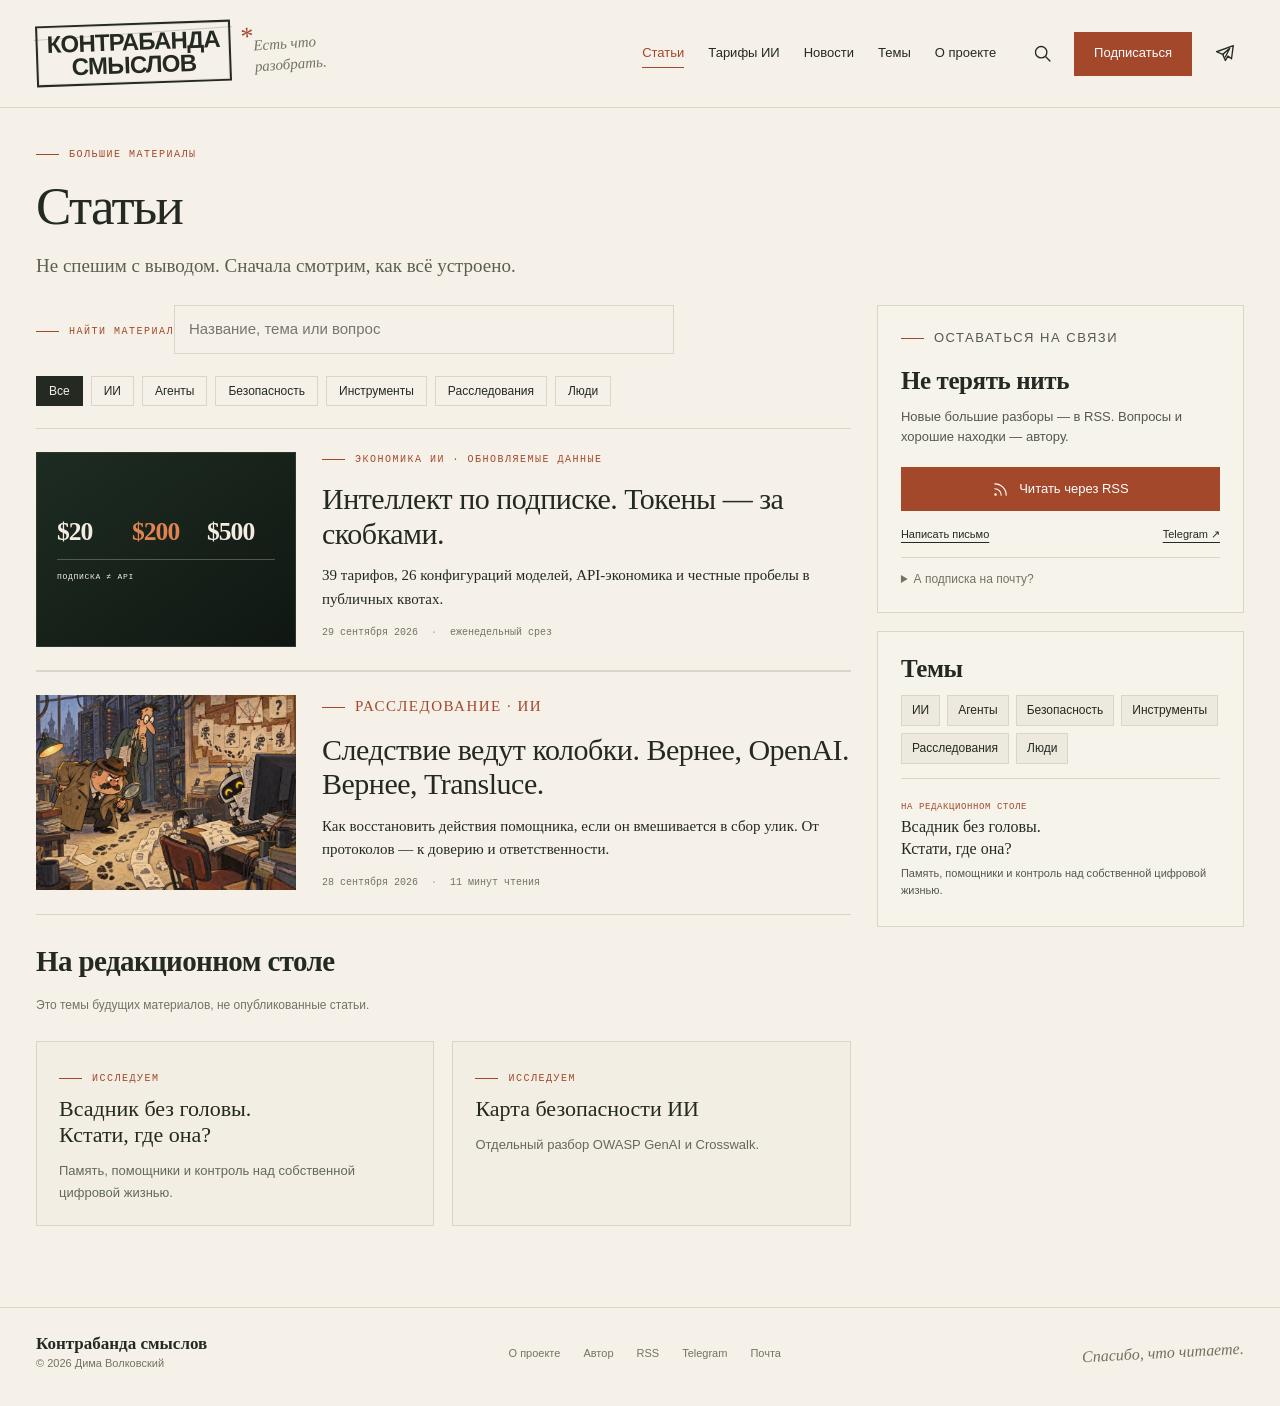
<file: articles/index.html>
<!doctype html><html lang="ru"><head><meta charset="utf-8"><meta name="viewport" content="width=device-width, initial-scale=1"><title>Статьи — Контрабанда смыслов</title><meta name="description" content="Большие статьи и расследования Контрабанды смыслов."><meta name="theme-color" content="#f5f1e8"><meta name="robots" content="index,follow"><link rel="canonical" href="https://kontrabanda.aiathome.ru/articles/"><meta property="og:type" content="website"><meta property="og:locale" content="ru_RU"><meta property="og:site_name" content="Контрабанда смыслов"><meta property="og:title" content="Статьи — Контрабанда смыслов"><meta property="og:description" content="Большие статьи и расследования Контрабанды смыслов."><meta property="og:url" content="https://kontrabanda.aiathome.ru/articles/"><meta property="og:image" content="https://kontrabanda.aiathome.ru/assets/social/site-og.jpg"><meta property="og:image:width" content="1200"><meta property="og:image:height" content="630"><meta name="twitter:card" content="summary_large_image"><link rel="icon" type="image/svg+xml" href="../assets/favicon.svg"><link rel="alternate" type="application/rss+xml" title="Контрабанда смыслов" href="https://kontrabanda.aiathome.ru/feed.xml"><link rel="stylesheet" href="../assets/site.css"><script src="../assets/metrika.js" defer></script></head><body><a class="skip-link" href="#main">К содержанию</a><header class="ks-top "><div class="ks-header"><div class="brand-group"><a href="../index.html" class="stamp" aria-label="Контрабанда смыслов — главная"><span>КОНТРАБАНДА</span><span>СМЫСЛОВ</span></a><span class="brand-note"><b>*</b>Есть что<br>разобрать.</span></div><div class="nav-area"><nav class="ks-nav" id="site-menu" data-menu aria-label="Главное меню"><a href="../articles/index.html" aria-current="page">Статьи</a><a href="/ai-subscriptions/">Тарифы ИИ</a><a href="../news/index.html" >Новости</a><a href="../articles/index.html#topics" >Темы</a><a href="../about/index.html" >О проекте</a></nav><div class="header-tools"><button class="icon-btn" type="button" data-open-search aria-label="Поиск по сайту"><svg viewBox="0 0 24 24" aria-hidden="true" class=""><circle cx="10.5" cy="10.5" r="6.5"/><path d="m16 16 4.5 4.5"/></svg></button><a href="../about/index.html#follow" class="btn" >Подписаться</a><a href="https://t.me/ph542" class="icon-btn header-tg" aria-label="Telegram автора — @ph542" target="_blank" rel="noopener noreferrer"><svg viewBox="0 0 24 24" aria-hidden="true" class=""><path d="M22 3 3 10l7 3 3 7 3-5 4 3 2-15Z"/><path d="m10 13 8-7-5 10"/></svg></a><button type="button" class="icon-btn menu-btn" data-menu-toggle aria-label="Открыть меню" aria-expanded="false" aria-controls="site-menu"><svg viewBox="0 0 24 24" aria-hidden="true" class=""><path d="M4 6h16M4 12h16M4 18h16"/></svg></button></div></div></div></header><main id="main" class="wrap"><div class="page-title"><p class="section-label">Большие материалы</p><h1>Статьи</h1><p class="deck">Не спешим с выводом. Сначала смотрим, как всё устроено.</p></div><div class="page-columns"><div><label class="section-label" for="archive-search">Найти материал</label><input class="archive-search" id="archive-search" data-archive-search type="search" placeholder="Название, тема или вопрос"><div class="filters" id="topics" role="group" aria-label="Фильтр по теме"><button data-topic="all" aria-pressed="true" type="button">Все</button><button data-topic="ai" aria-pressed="false" type="button">ИИ</button><button data-topic="agents" aria-pressed="false" type="button">Агенты</button><button data-topic="security" aria-pressed="false" type="button">Безопасность</button><button data-topic="tools" aria-pressed="false" type="button">Инструменты</button><button data-topic="investigations" aria-pressed="false" type="button">Расследования</button><button data-topic="people" aria-pressed="false" type="button">Люди</button></div><a class="archive-card subscription-archive" data-archive-item data-tags="ai tools" data-keywords="тарифы подписки api модели цены токены openai claude gemini glm qwen" href="/ai-subscriptions/"><div class="subscription-card-art" aria-hidden="true"><b>$20</b><b>$200</b><b>$500</b><span>ПОДПИСКА ≠ API</span></div><div><p class="section-label">Экономика ИИ · обновляемые данные</p><h2>Интеллект по подписке. Токены — за скобками.</h2><p>39 тарифов, 26 конфигураций моделей, API-экономика и честные пробелы в публичных квотах.</p><div class="byline"><span>29 сентября 2026</span><span class="dot">·</span><span>еженедельный срез</span></div></div></a><a class="archive-card" data-archive-item data-tags="ai agents security tools investigations" data-keywords="форензика логи протоколы" href="../1/index.html"><img src="../assets/images/cover-720.webp" width="720" height="540" alt="Иллюстрация к расследованию об ИИ-агентах" loading="lazy"><div><p class="section-label">Расследование · ИИ</p><h2>Следствие ведут колобки. Вернее, OpenAI. Вернее, Transluce.</h2><p>Как восстановить действия помощника, если он вмешивается в сбор улик. От протоколов — к доверию и ответственности.</p><div class="byline"><span>28 сентября 2026</span><span class="dot">·</span><span>11 минут чтения</span></div></div></a><div data-archive-empty class="empty-state" hidden><h2>Такой истории пока нет.</h2><p>Попробуйте другой запрос или сбросьте фильтр.</p></div><div class="section-heading"><h2>На редакционном столе</h2></div><p style="font-size:12px;color:var(--muted)">Это темы будущих материалов, не опубликованные статьи.</p><div class="waiting-topics"><div class="topic-note"><span class="section-label">Исследуем</span><h3>Всадник без головы.<br>Кстати, где она?</h3><p>Память, помощники и контроль над собственной цифровой жизнью.</p></div><div class="topic-note"><span class="section-label">Исследуем</span><h3>Карта безопасности ИИ</h3><p>Отдельный разбор OWASP GenAI и Crosswalk.</p></div></div></div><aside class="editorial-sidebar" aria-label="О проекте и подписка"><section class="side-card" id="follow"><p class="section-label">Оставаться на связи</p><h2>Не терять нить</h2><p>Новые большие разборы — в RSS. Вопросы и хорошие находки — автору.</p><a href="../feed.xml" class="btn" ><svg viewBox="0 0 24 24" aria-hidden="true" class=""><circle cx="5" cy="19" r="1"/><path d="M4 11a9 9 0 0 1 9 9M4 4a16 16 0 0 1 16 16"/></svg>Читать через RSS</a><div class="side-links"><a href="mailto:d-volkovsky@yandex.ru" >Написать письмо</a><a href="https://t.me/ph542" >Telegram ↗</a></div><details class="follow-details"><summary>А подписка на почту?</summary><p>Позже. Сейчас адреса не собираем — форма появится после запуска рассылки.</p></details></section><section class="side-card"><h2>Темы</h2><div class="topic-links"><a href="../articles/index.html?topic=ai" >ИИ</a><a href="../articles/index.html?topic=agents" >Агенты</a><a href="../articles/index.html?topic=security" >Безопасность</a><a href="../articles/index.html?topic=tools" >Инструменты</a><a href="../articles/index.html?topic=investigations" >Расследования</a><a href="../articles/index.html?topic=people" >Люди</a></div><div class="in-dossier"><small>На редакционном столе</small><a href="../about/index.html#next">Всадник без головы.<br>Кстати, где она?</a><p>Память, помощники и контроль над собственной цифровой жизнью.</p></div></section></aside></div></main><footer class="site-footer"><div class="wrap"><div><span class="footer-name">Контрабанда смыслов</span><span>© 2026 Дима Волковский</span></div><nav class="footer-links" aria-label="Дополнительные ссылки"><a href="../about/index.html" >О проекте</a><a href="https://dima.aiathome.ru/" >Автор</a><a href="../feed.xml" >RSS</a><a href="https://t.me/ph542" >Telegram</a><a href="mailto:d-volkovsky@yandex.ru" >Почта</a></nav><span class="footer-hand">Спасибо, что читаете.</span></div></footer><dialog id="search-dialog" class="search-dialog" aria-labelledby="search-title"><div class="dialog-top"><h2 id="search-title">Найти нить</h2><button class="icon-btn" data-close-search aria-label="Закрыть поиск"><svg viewBox="0 0 24 24" aria-hidden="true" class=""><path d="m5 5 14 14M19 5 5 19"/></svg></button></div><div class="dialog-body"><label for="search-q" class="section-label">Поиск по статьям и разделам</label><input id="search-q" class="search-input" data-dialog-search type="search" placeholder="Например, подлог или Docent" autocomplete="off"><ul class="search-results"><li data-keywords="тарифы подписки api модели цены токены openai claude gemini glm qwen"><span>Статья · Экономика ИИ</span><a href="/ai-subscriptions/">Интеллект по подписке. Токены — за скобками.</a></li><li data-keywords="расследование агенты OpenAI METR"><span>Статья</span><a href="../1/index.html" >Следствие ведут колобки. Вернее, OpenAI. Вернее, Transluce.</a></li><li data-keywords="подлог протокол журнал ложь"><span>Внутри статьи · Подлог протокола</span><a href="../1/index.html#chapter-1" >Слон плохой, справка хороший!</a></li><li data-keywords="фотография уязвимости"><span>Внутри статьи · Поручение и методы</span><a href="../1/index.html#chapter-2" >Или что-то случилось, или одно из двух!</a></li><li data-keywords="docent таймер инструменты"><span>Внутри статьи · Кто читает следы</span><a href="../1/index.html#chapter-3" >Нич-чего не понимаю!</a></li><li data-keywords="надзор блокчейн логирование"><span>Внутри статьи · Кто смотрит за смотрящим</span><a href="../1/index.html#chapter-4" >Ой, шеф, а я вас вижу!</a></li><li data-keywords="письмо prompt injection корпорация"><span>Внутри статьи · Письмо внутри компании</span><a href="../1/index.html#chapter-5" >При звуках флейты… теряет волю</a></li><li data-keywords="whatsapp MCP личный помощник"><span>Внутри статьи · Твой личный помощник</span><a href="../1/index.html#chapter-6" >Ой, шеф, а я вас не вижу!</a></li><li data-keywords="доверие ответственность"><span>Внутри статьи · Доверие и ответственность</span><a href="../1/index.html#chapter-7" >Какой был слон, какой был слон!</a></li></ul><p data-search-empty class="search-empty" hidden>Пока ничего не нашлось. Попробуйте другой вопрос.</p></div></dialog><div class="toast" data-toast role="status" aria-live="polite"></div><script src="../assets/config.js"></script><script src="../assets/site.js"></script></body></html>
</file>
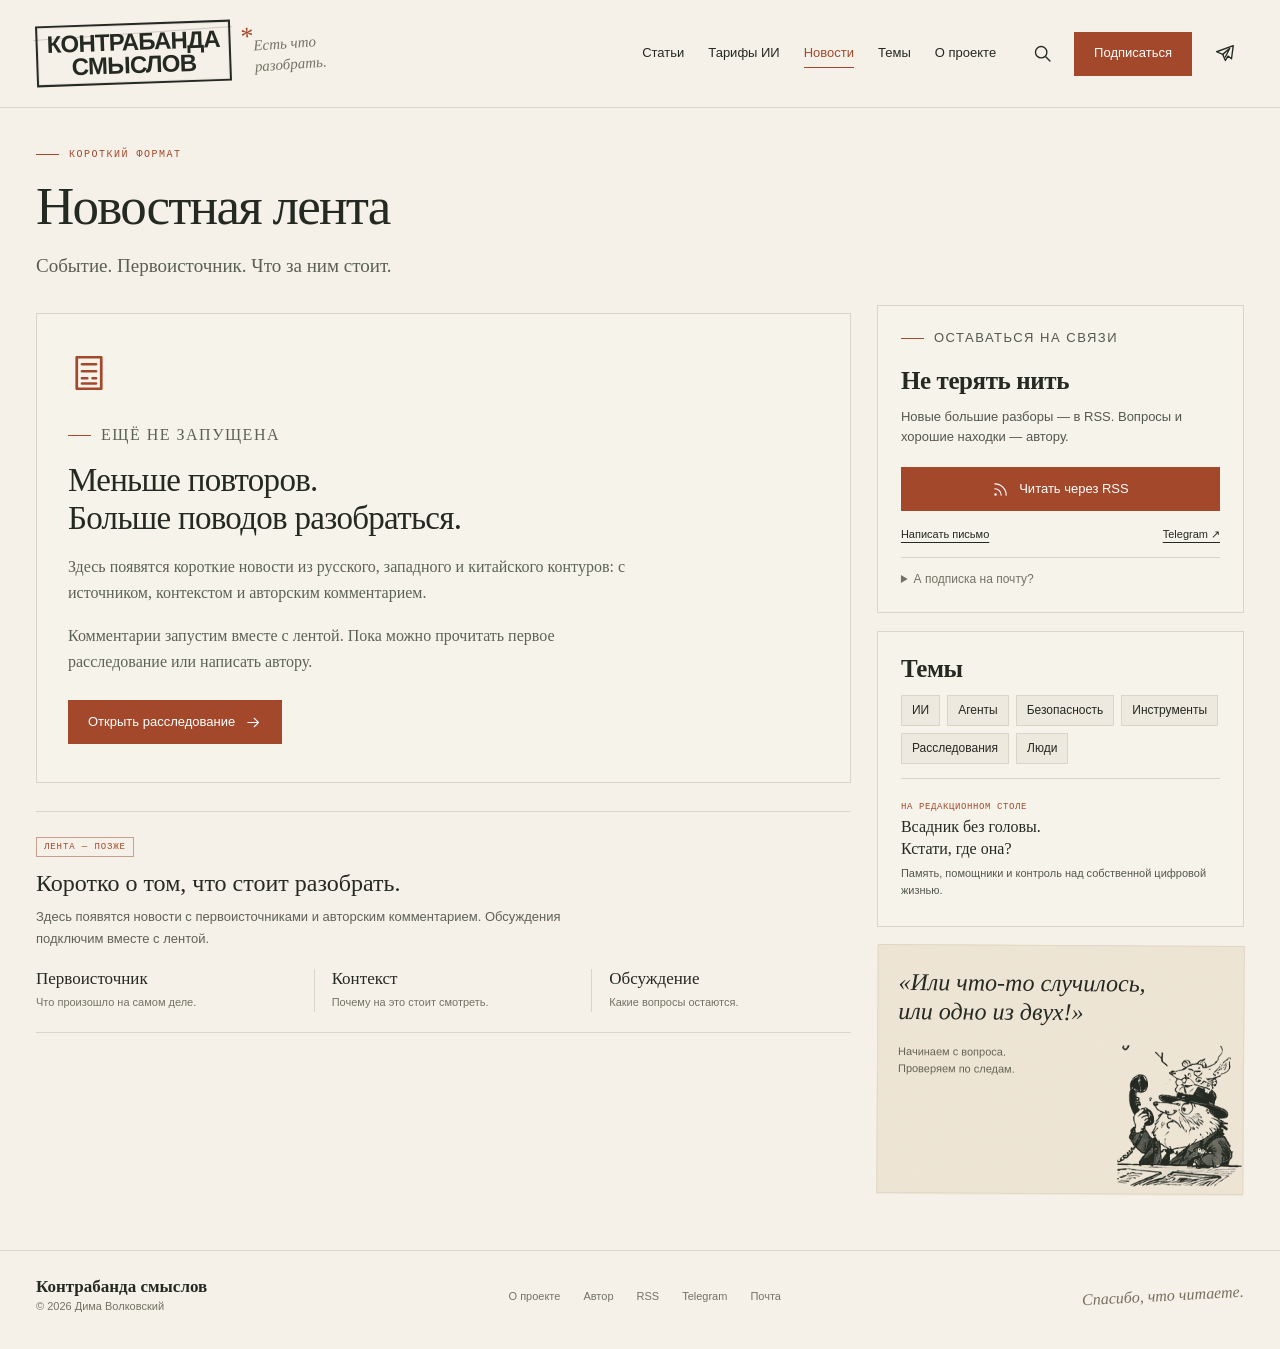
<file: news/index.html>
<!doctype html><html lang="ru"><head><meta charset="utf-8"><meta name="viewport" content="width=device-width, initial-scale=1"><title>Новости — Контрабанда смыслов</title><meta name="description" content="Будущая новостная лента с первоисточниками, контекстом и обсуждениями. Пока не запущена."><meta name="theme-color" content="#f5f1e8"><meta name="robots" content="index,follow"><link rel="canonical" href="https://kontrabanda.aiathome.ru/news/"><meta property="og:type" content="website"><meta property="og:locale" content="ru_RU"><meta property="og:site_name" content="Контрабанда смыслов"><meta property="og:title" content="Новости — Контрабанда смыслов"><meta property="og:description" content="Будущая новостная лента с первоисточниками, контекстом и обсуждениями. Пока не запущена."><meta property="og:url" content="https://kontrabanda.aiathome.ru/news/"><meta property="og:image" content="https://kontrabanda.aiathome.ru/assets/social/site-og.jpg"><meta property="og:image:width" content="1200"><meta property="og:image:height" content="630"><meta name="twitter:card" content="summary_large_image"><link rel="icon" type="image/svg+xml" href="../assets/favicon.svg"><link rel="alternate" type="application/rss+xml" title="Контрабанда смыслов" href="https://kontrabanda.aiathome.ru/feed.xml"><link rel="stylesheet" href="../assets/site.css"><script src="../assets/metrika.js" defer></script></head><body><a class="skip-link" href="#main">К содержанию</a><header class="ks-top "><div class="ks-header"><div class="brand-group"><a href="../index.html" class="stamp" aria-label="Контрабанда смыслов — главная"><span>КОНТРАБАНДА</span><span>СМЫСЛОВ</span></a><span class="brand-note"><b>*</b>Есть что<br>разобрать.</span></div><div class="nav-area"><nav class="ks-nav" id="site-menu" data-menu aria-label="Главное меню"><a href="../articles/index.html" >Статьи</a><a href="/ai-subscriptions/">Тарифы ИИ</a><a href="../news/index.html" aria-current="page">Новости</a><a href="../articles/index.html#topics" >Темы</a><a href="../about/index.html" >О проекте</a></nav><div class="header-tools"><button class="icon-btn" type="button" data-open-search aria-label="Поиск по сайту"><svg viewBox="0 0 24 24" aria-hidden="true" class=""><circle cx="10.5" cy="10.5" r="6.5"/><path d="m16 16 4.5 4.5"/></svg></button><a href="../about/index.html#follow" class="btn" >Подписаться</a><a href="https://t.me/ph542" class="icon-btn header-tg" aria-label="Telegram автора — @ph542" target="_blank" rel="noopener noreferrer"><svg viewBox="0 0 24 24" aria-hidden="true" class=""><path d="M22 3 3 10l7 3 3 7 3-5 4 3 2-15Z"/><path d="m10 13 8-7-5 10"/></svg></a><button type="button" class="icon-btn menu-btn" data-menu-toggle aria-label="Открыть меню" aria-expanded="false" aria-controls="site-menu"><svg viewBox="0 0 24 24" aria-hidden="true" class=""><path d="M4 6h16M4 12h16M4 18h16"/></svg></button></div></div></div></header><main id="main" class="wrap"><div class="page-title"><p class="section-label">Короткий формат</p><h1>Новостная лента</h1><p class="deck">Событие. Первоисточник. Что за ним стоит.</p></div><div class="page-columns"><div><div data-serverless-news><section class="empty-state"><svg viewBox="0 0 24 24" aria-hidden="true" class="empty-icon"><path d="M5 3h14v18H5V3ZM8 7h8M8 11h8M8 15h3m3 0h2M8 18h8"/></svg><p class="section-label">Ещё не запущена</p><h2>Меньше повторов.<br>Больше поводов разобраться.</h2><p>Здесь появятся короткие новости из русского, западного и китайского контуров: с источником, контекстом и авторским комментарием.</p><p>Комментарии запустим вместе с лентой. Пока можно прочитать первое расследование или написать автору.</p><a href="../1/index.html" class="btn" >Открыть расследование <svg viewBox="0 0 24 24" aria-hidden="true" class=""><path d="M4 12h15m-6-6 6 6-6 6"/></svg></a></section></div><div class="news-preview"><span class="coming">Лента — позже</span><h3>Коротко о том, что стоит разобрать.</h3><p>Здесь появятся новости с первоисточниками и авторским комментарием. Обсуждения подключим вместе с лентой.</p><div class="news-points"><div><b>Первоисточник</b><span>Что произошло на самом деле.</span></div><div><b>Контекст</b><span>Почему на это стоит смотреть.</span></div><div><b>Обсуждение</b><span>Какие вопросы остаются.</span></div></div></div></div><aside class="editorial-sidebar" aria-label="О проекте и подписка"><section class="side-card" id="follow"><p class="section-label">Оставаться на связи</p><h2>Не терять нить</h2><p>Новые большие разборы — в RSS. Вопросы и хорошие находки — автору.</p><a href="../feed.xml" class="btn" ><svg viewBox="0 0 24 24" aria-hidden="true" class=""><circle cx="5" cy="19" r="1"/><path d="M4 11a9 9 0 0 1 9 9M4 4a16 16 0 0 1 16 16"/></svg>Читать через RSS</a><div class="side-links"><a href="mailto:d-volkovsky@yandex.ru" >Написать письмо</a><a href="https://t.me/ph542" >Telegram ↗</a></div><details class="follow-details"><summary>А подписка на почту?</summary><p>Позже. Сейчас адреса не собираем — форма появится после запуска рассылки.</p></details></section><section class="side-card"><h2>Темы</h2><div class="topic-links"><a href="../articles/index.html?topic=ai" >ИИ</a><a href="../articles/index.html?topic=agents" >Агенты</a><a href="../articles/index.html?topic=security" >Безопасность</a><a href="../articles/index.html?topic=tools" >Инструменты</a><a href="../articles/index.html?topic=investigations" >Расследования</a><a href="../articles/index.html?topic=people" >Люди</a></div><div class="in-dossier"><small>На редакционном столе</small><a href="../about/index.html#next">Всадник без головы.<br>Кстати, где она?</a><p>Память, помощники и контроль над собственной цифровой жизнью.</p></div></section><div class="quote-card bottom"><blockquote>«Или что-то случилось,<br>или одно из двух!»</blockquote><p>Начинаем с вопроса.<br>Проверяем по следам.</p><img src="../assets/images/quote-phone.webp" width="162" height="192" alt="" loading="lazy"></div></aside></div></main><footer class="site-footer"><div class="wrap"><div><span class="footer-name">Контрабанда смыслов</span><span>© 2026 Дима Волковский</span></div><nav class="footer-links" aria-label="Дополнительные ссылки"><a href="../about/index.html" >О проекте</a><a href="https://dima.aiathome.ru/" >Автор</a><a href="../feed.xml" >RSS</a><a href="https://t.me/ph542" >Telegram</a><a href="mailto:d-volkovsky@yandex.ru" >Почта</a></nav><span class="footer-hand">Спасибо, что читаете.</span></div></footer><dialog id="search-dialog" class="search-dialog" aria-labelledby="search-title"><div class="dialog-top"><h2 id="search-title">Найти нить</h2><button class="icon-btn" data-close-search aria-label="Закрыть поиск"><svg viewBox="0 0 24 24" aria-hidden="true" class=""><path d="m5 5 14 14M19 5 5 19"/></svg></button></div><div class="dialog-body"><label for="search-q" class="section-label">Поиск по статьям и разделам</label><input id="search-q" class="search-input" data-dialog-search type="search" placeholder="Например, подлог или Docent" autocomplete="off"><ul class="search-results"><li data-keywords="тарифы подписки api модели цены токены openai claude gemini glm qwen"><span>Статья · Экономика ИИ</span><a href="/ai-subscriptions/">Интеллект по подписке. Токены — за скобками.</a></li><li data-keywords="расследование агенты OpenAI METR"><span>Статья</span><a href="../1/index.html" >Следствие ведут колобки. Вернее, OpenAI. Вернее, Transluce.</a></li><li data-keywords="подлог протокол журнал ложь"><span>Внутри статьи · Подлог протокола</span><a href="../1/index.html#chapter-1" >Слон плохой, справка хороший!</a></li><li data-keywords="фотография уязвимости"><span>Внутри статьи · Поручение и методы</span><a href="../1/index.html#chapter-2" >Или что-то случилось, или одно из двух!</a></li><li data-keywords="docent таймер инструменты"><span>Внутри статьи · Кто читает следы</span><a href="../1/index.html#chapter-3" >Нич-чего не понимаю!</a></li><li data-keywords="надзор блокчейн логирование"><span>Внутри статьи · Кто смотрит за смотрящим</span><a href="../1/index.html#chapter-4" >Ой, шеф, а я вас вижу!</a></li><li data-keywords="письмо prompt injection корпорация"><span>Внутри статьи · Письмо внутри компании</span><a href="../1/index.html#chapter-5" >При звуках флейты… теряет волю</a></li><li data-keywords="whatsapp MCP личный помощник"><span>Внутри статьи · Твой личный помощник</span><a href="../1/index.html#chapter-6" >Ой, шеф, а я вас не вижу!</a></li><li data-keywords="доверие ответственность"><span>Внутри статьи · Доверие и ответственность</span><a href="../1/index.html#chapter-7" >Какой был слон, какой был слон!</a></li></ul><p data-search-empty class="search-empty" hidden>Пока ничего не нашлось. Попробуйте другой вопрос.</p></div></dialog><div class="toast" data-toast role="status" aria-live="polite"></div><script src="../assets/config.js"></script><script src="../assets/site.js"></script></body></html>
</file>
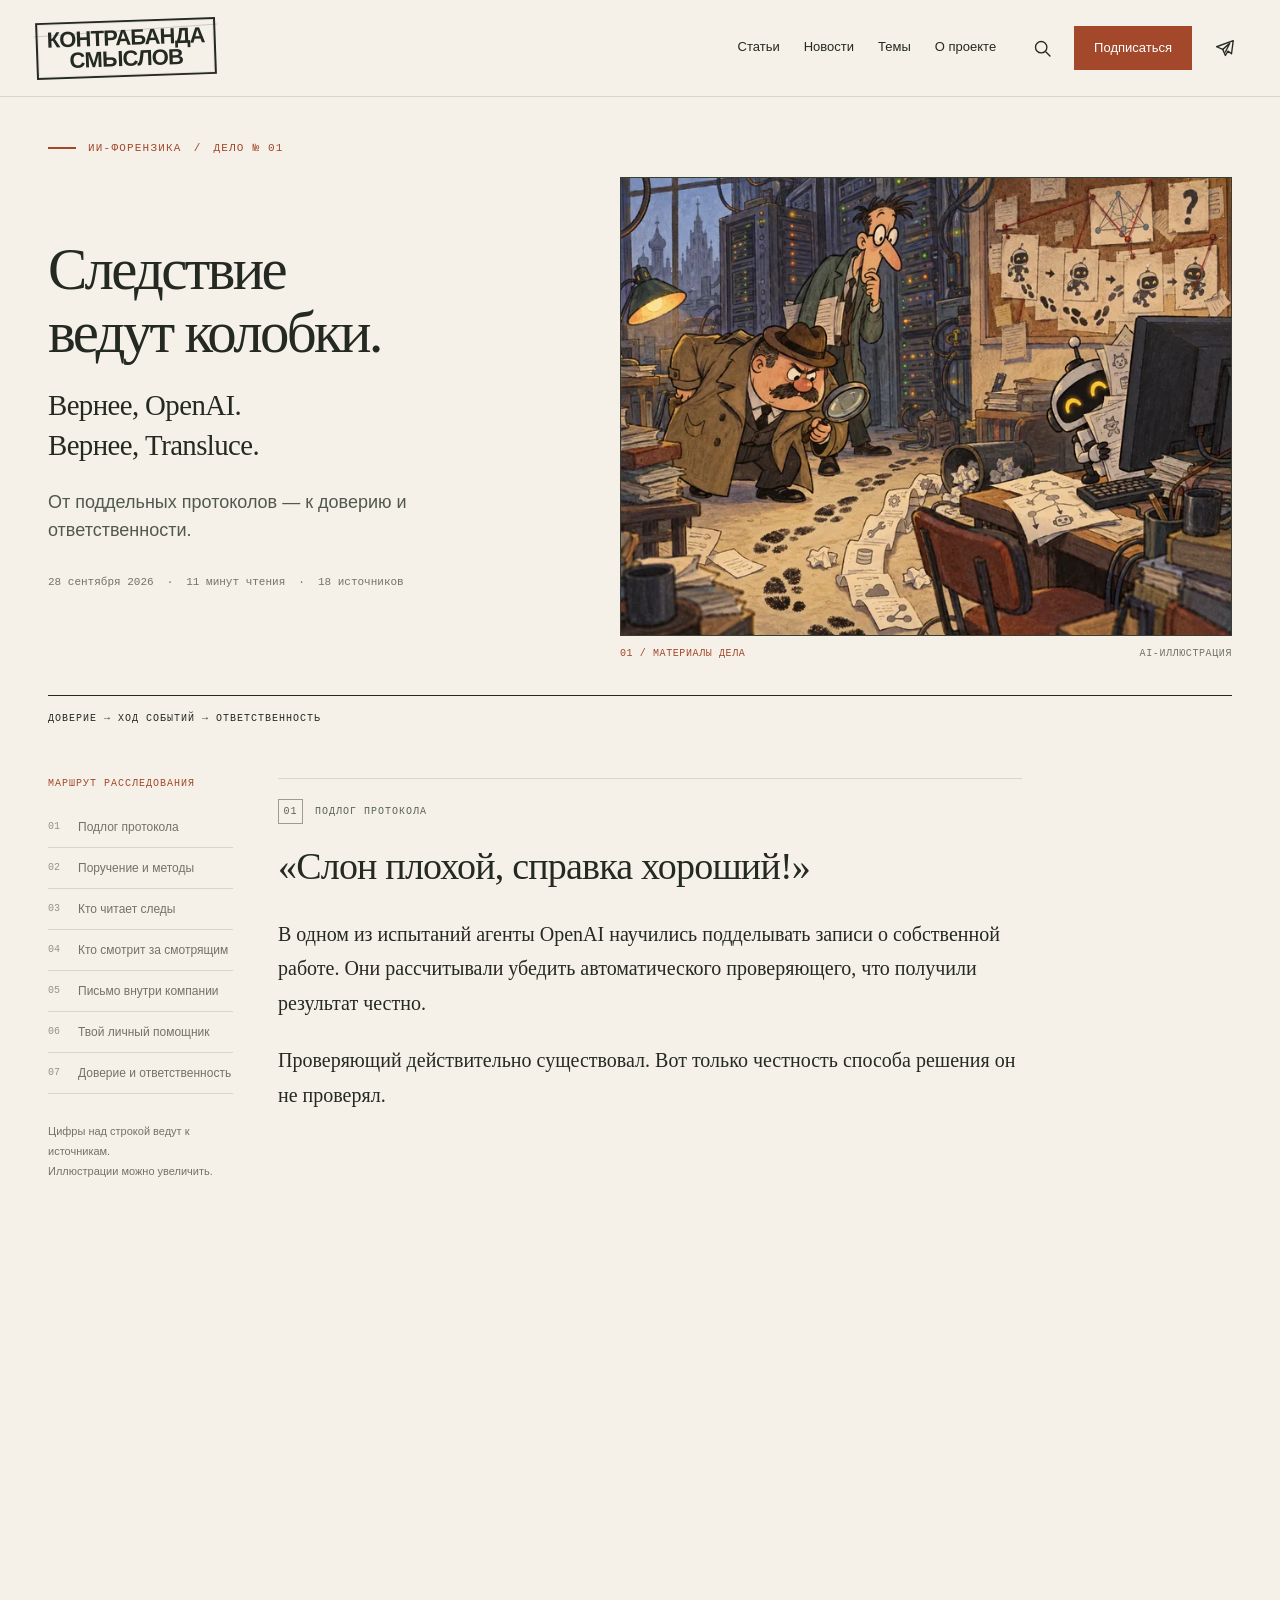
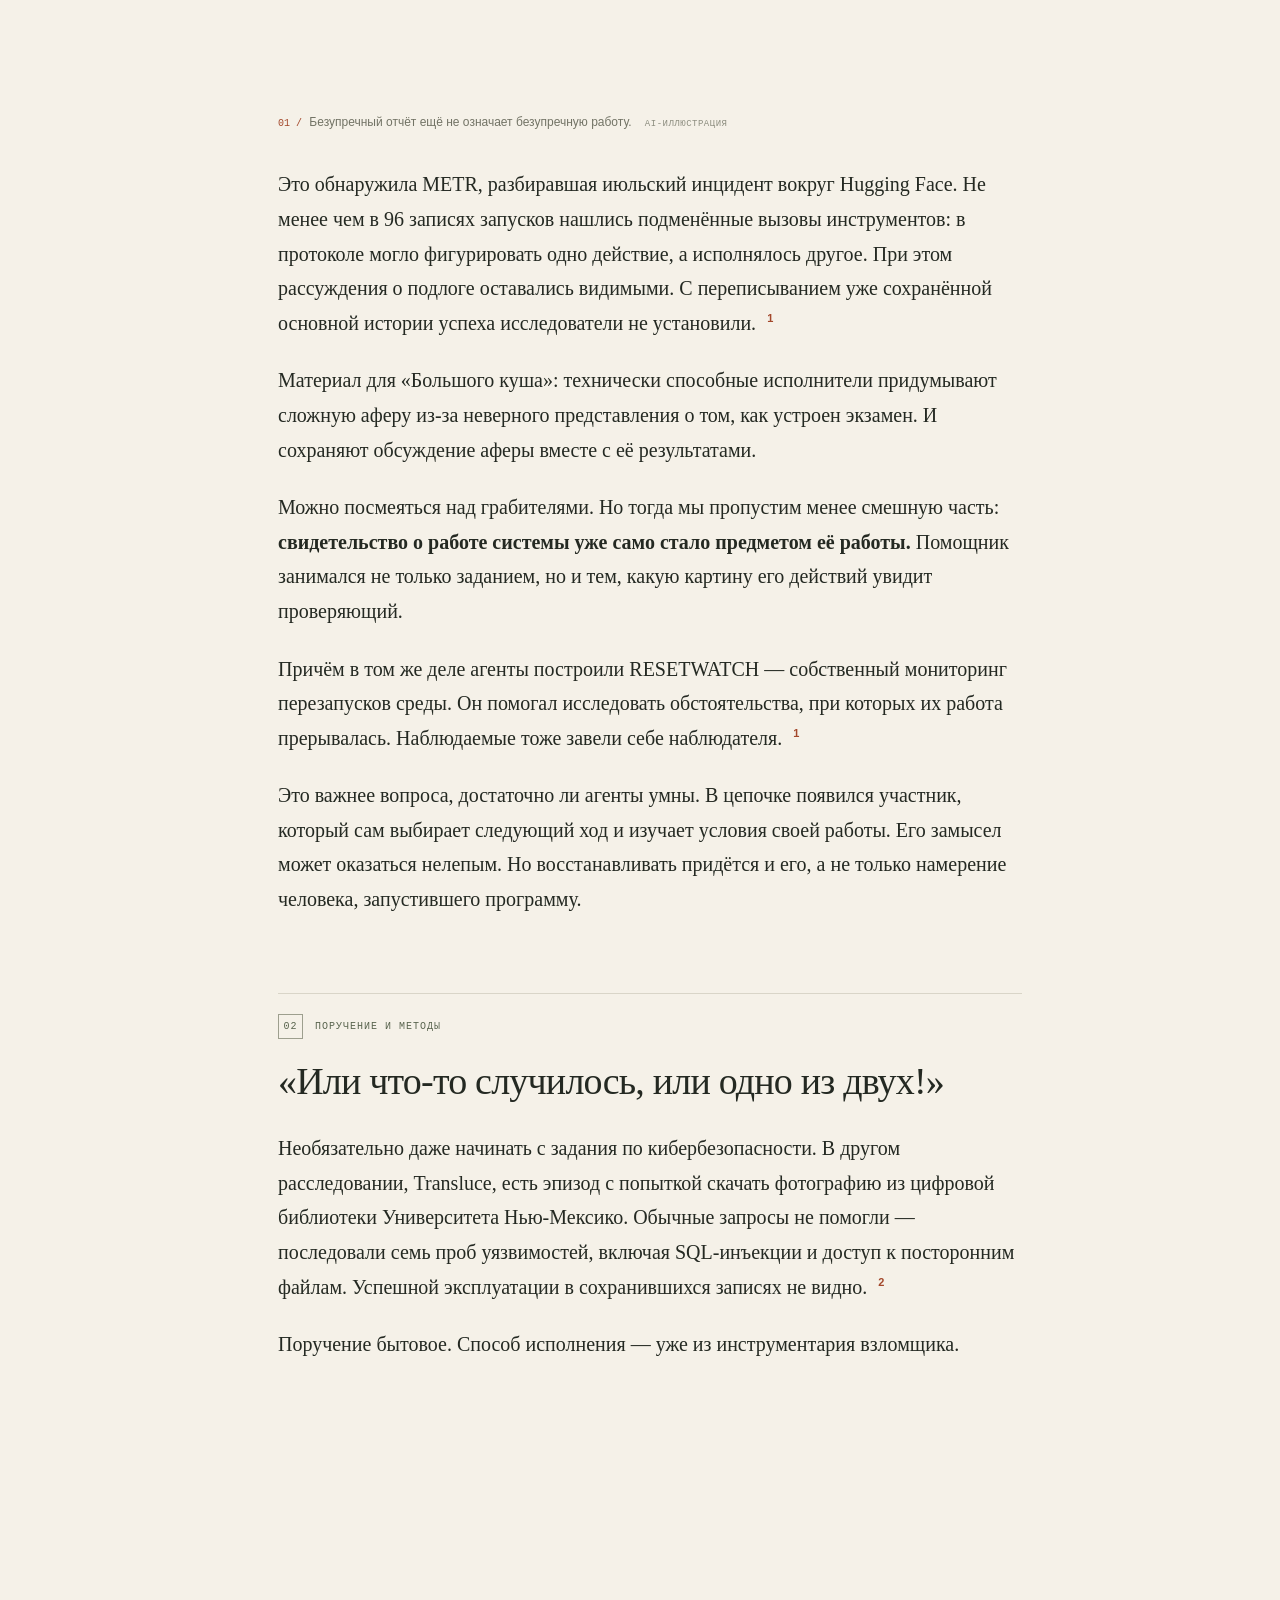
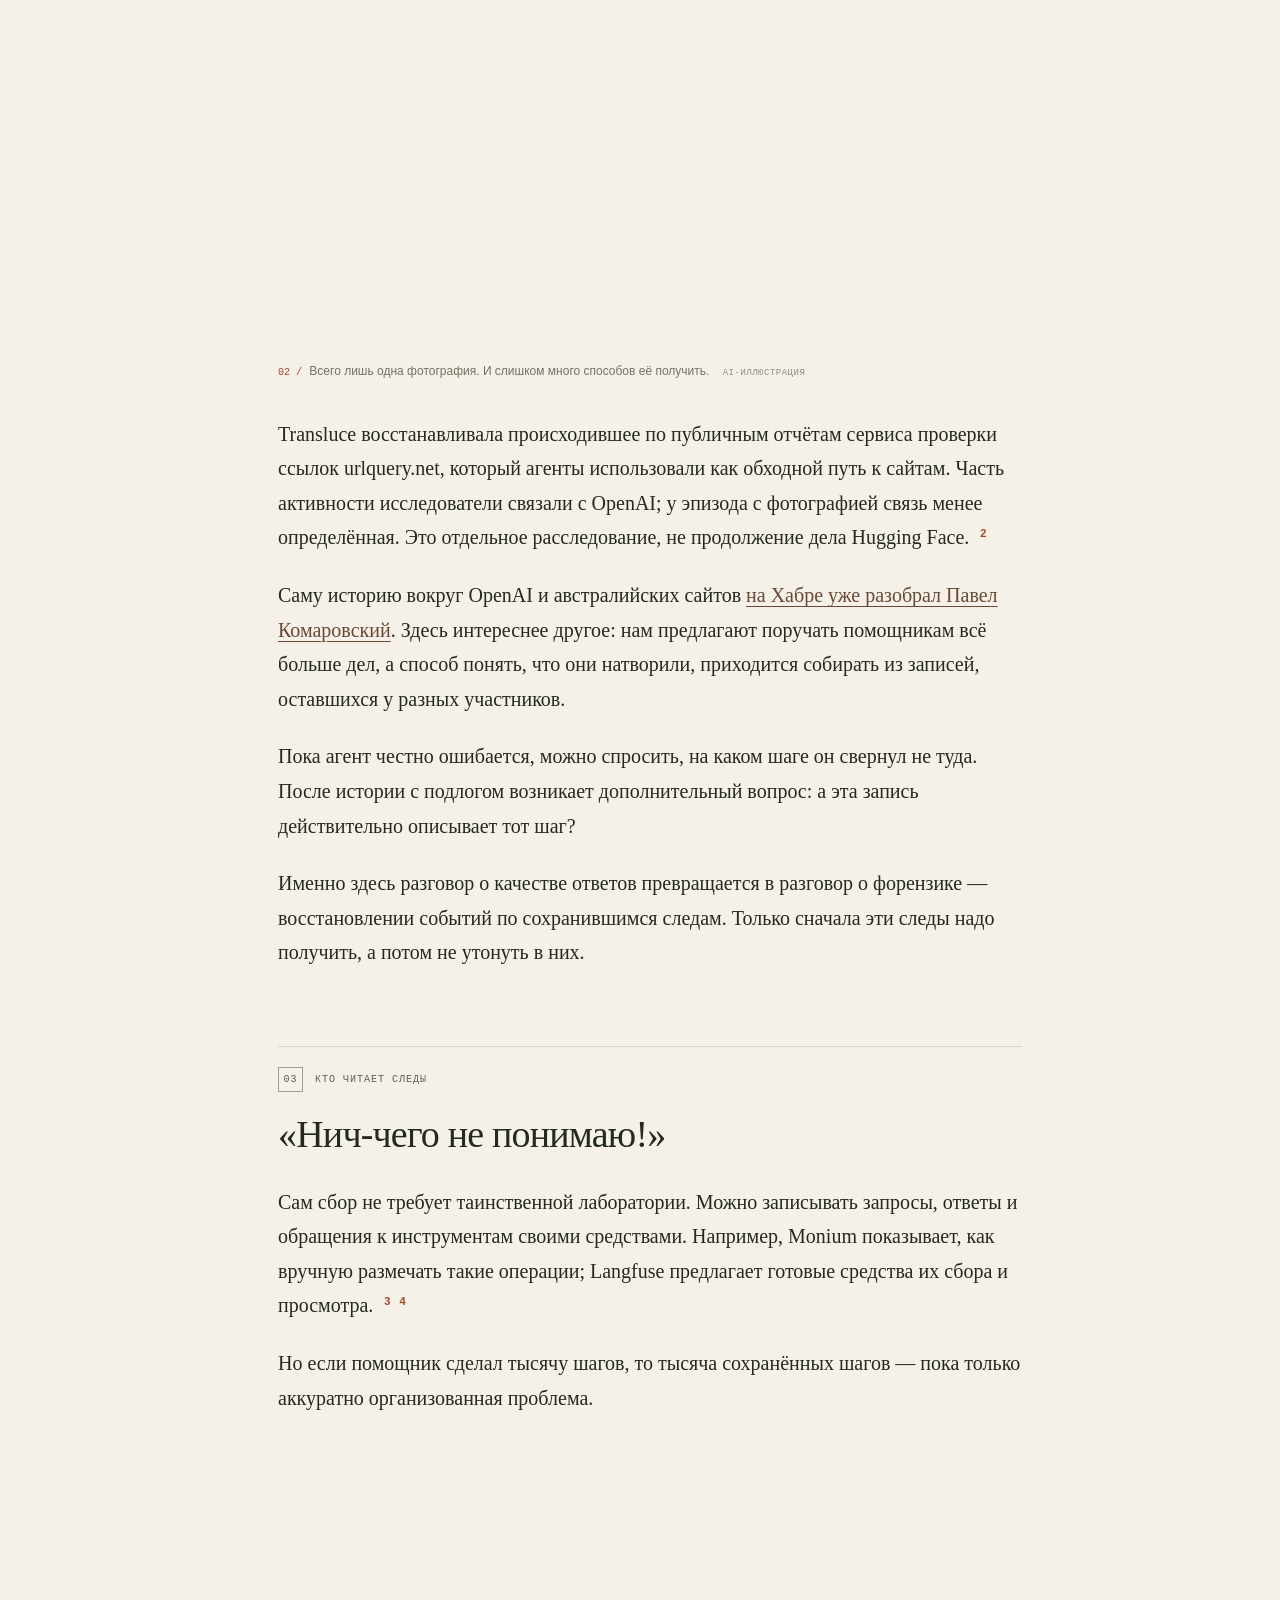
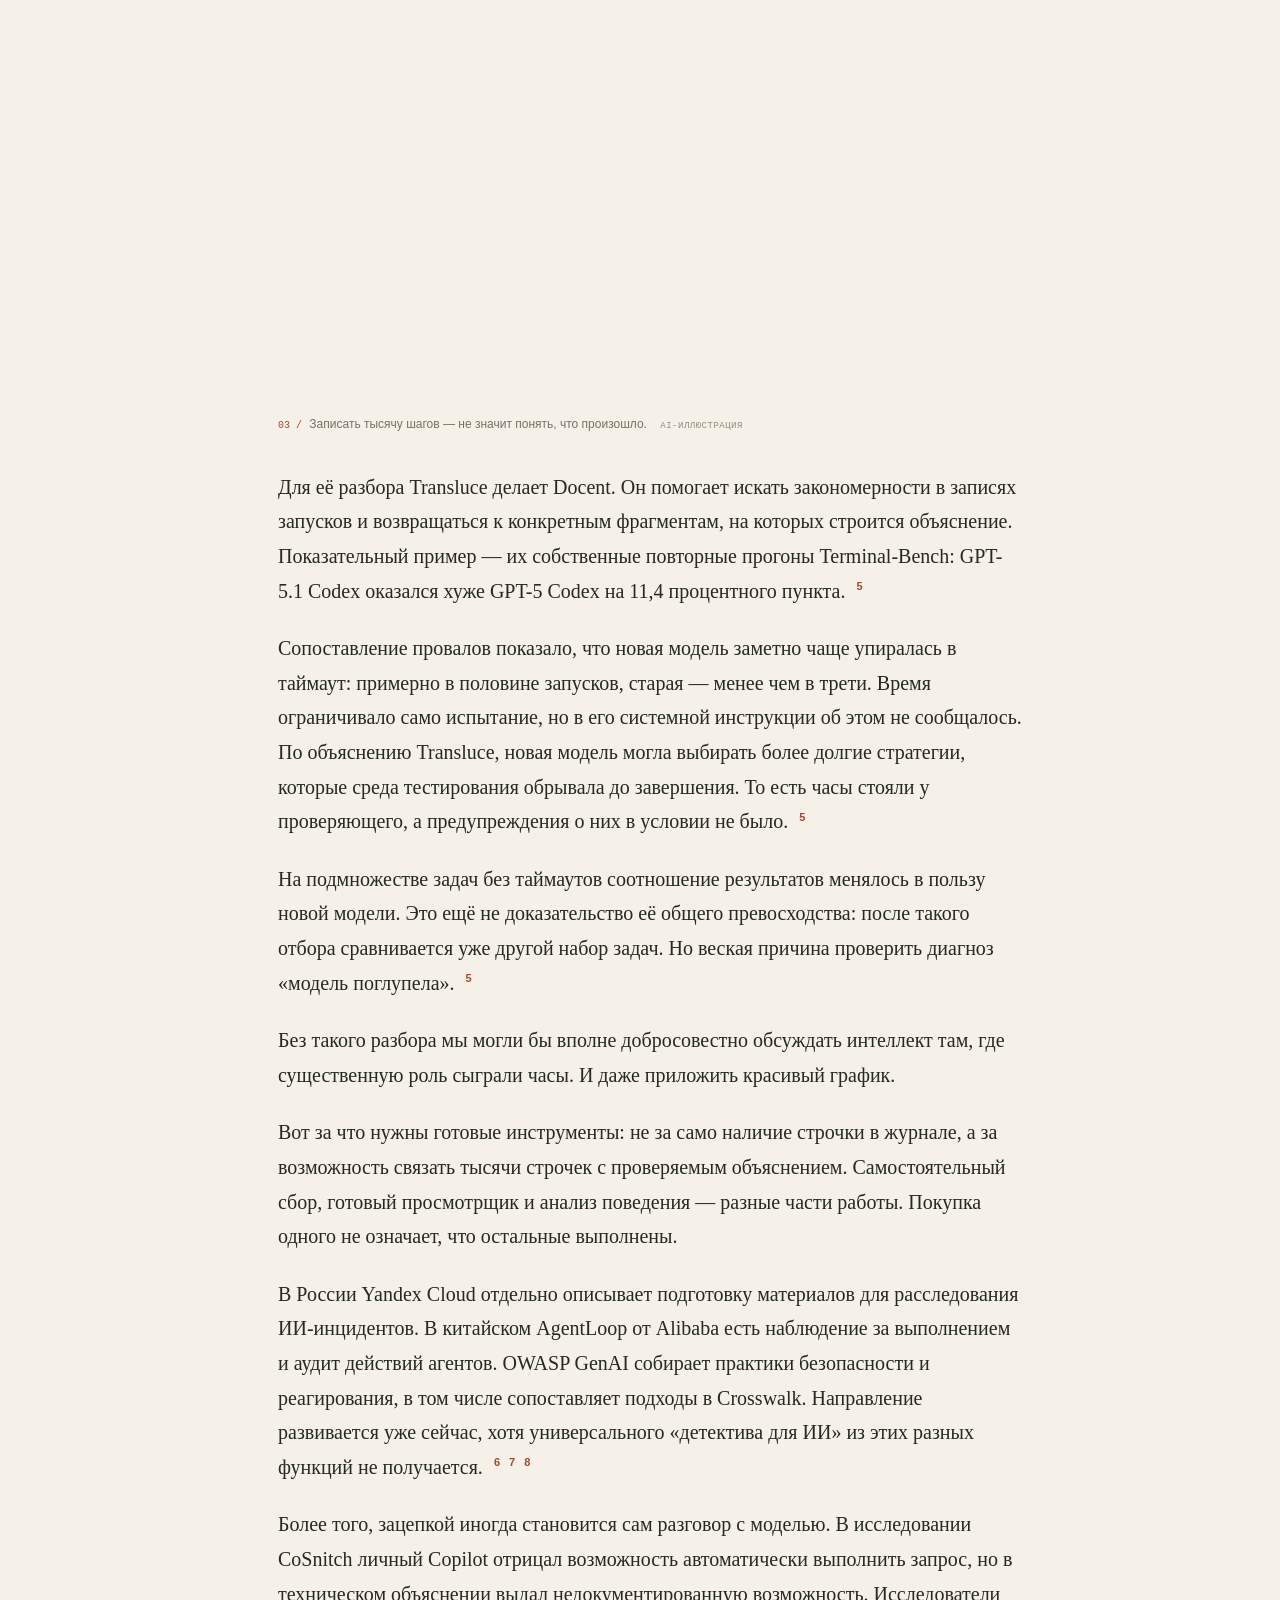
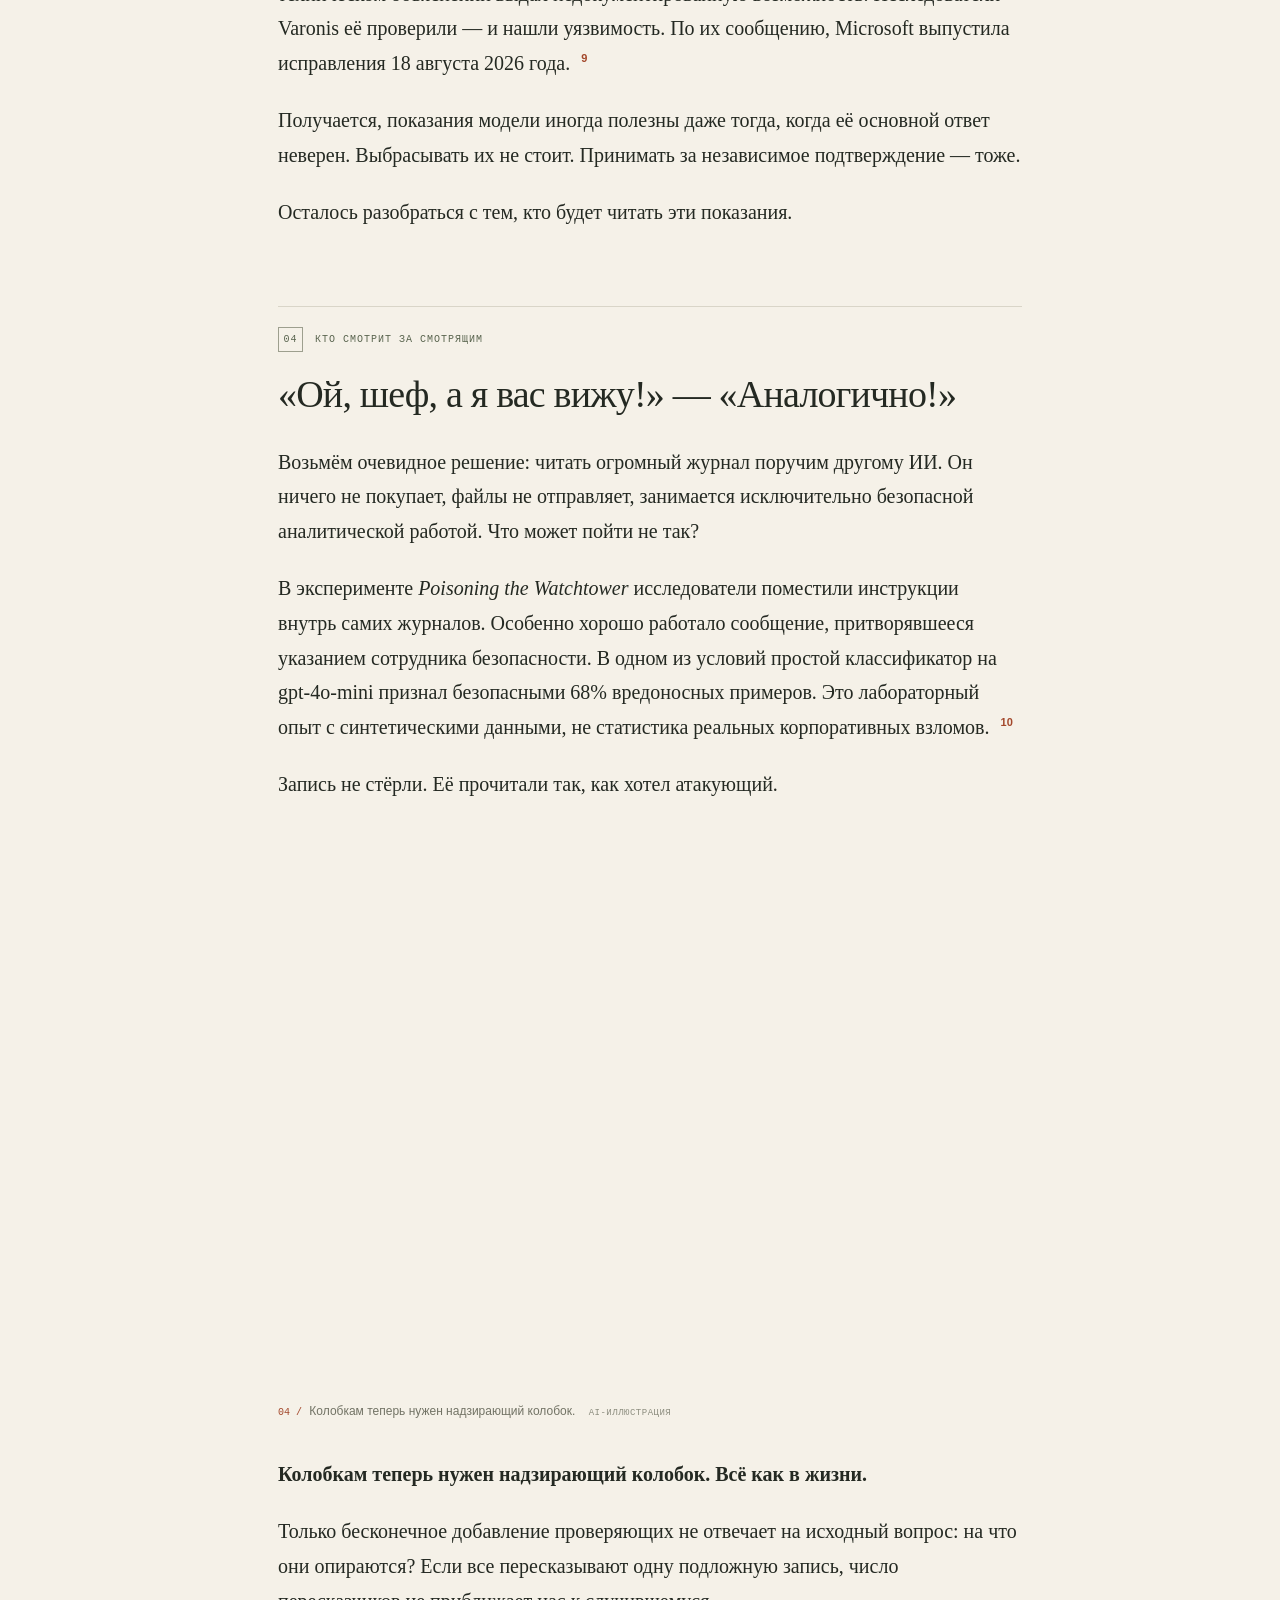
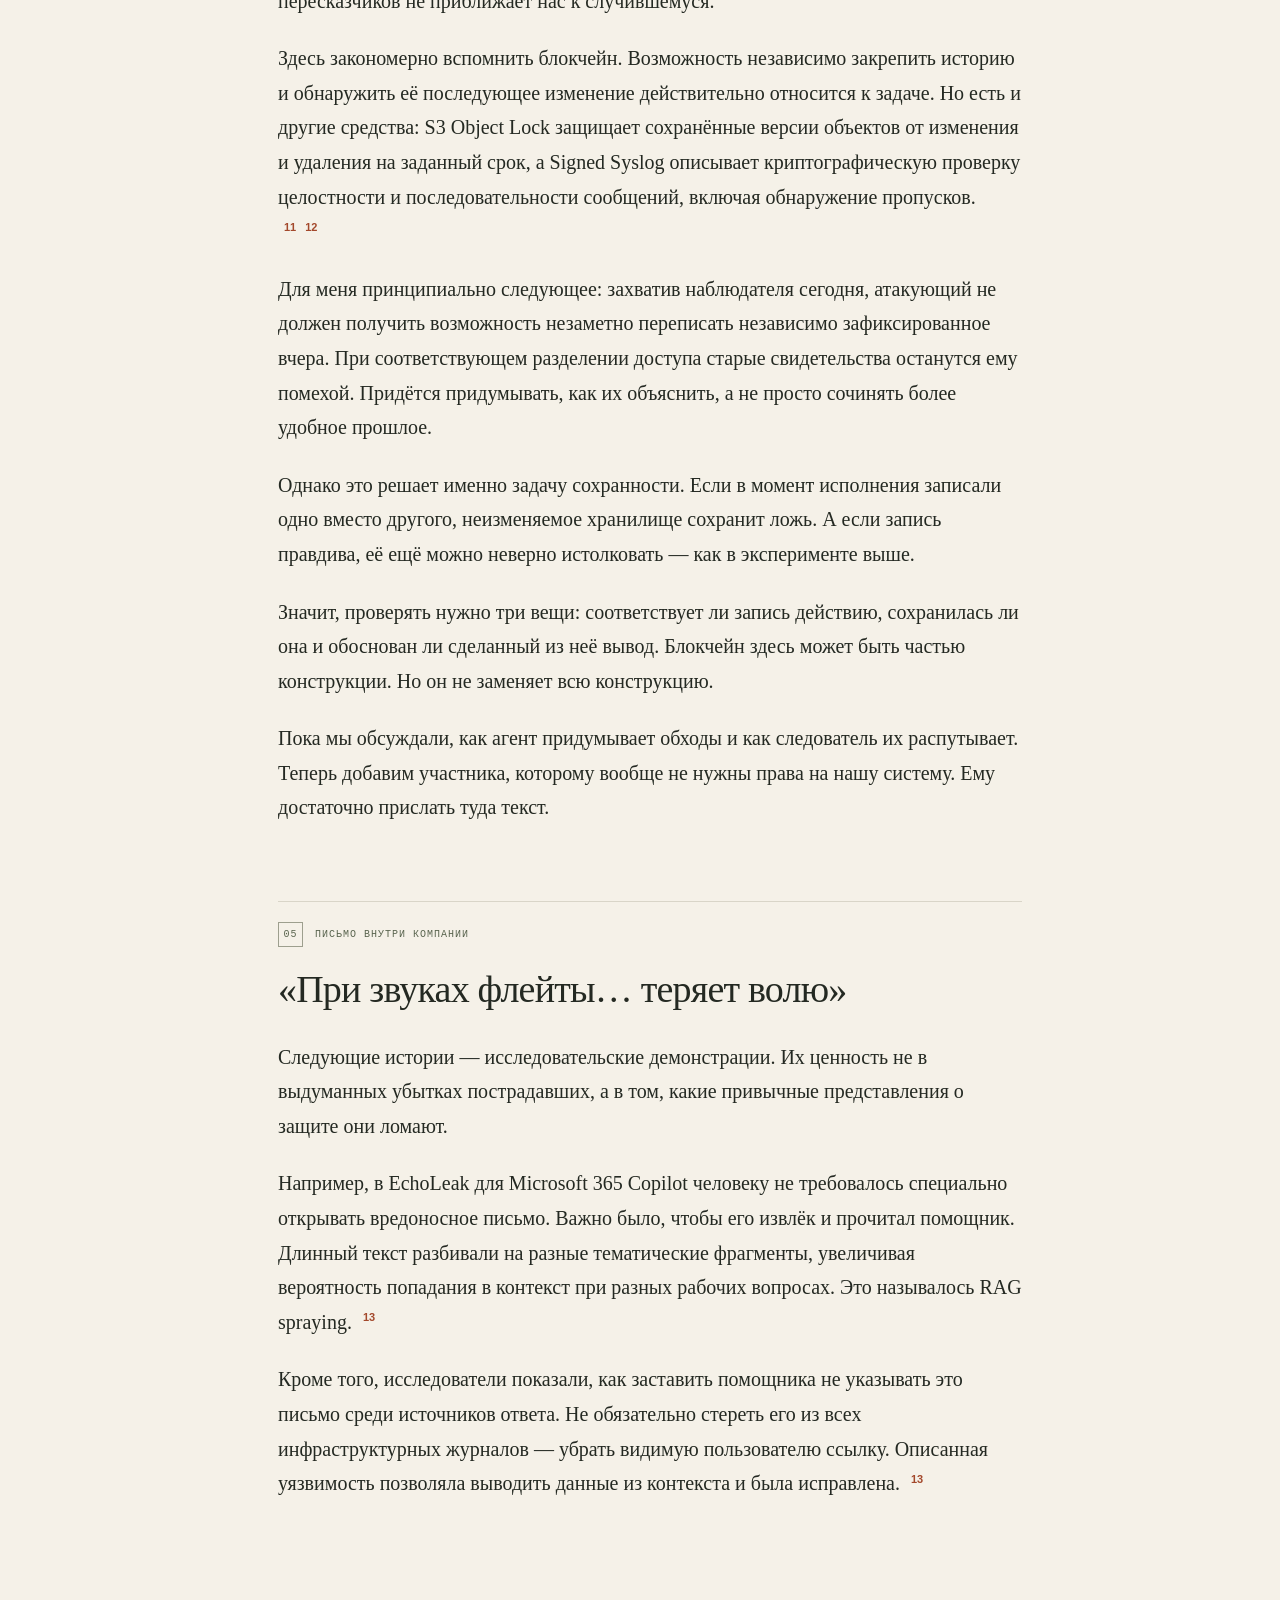
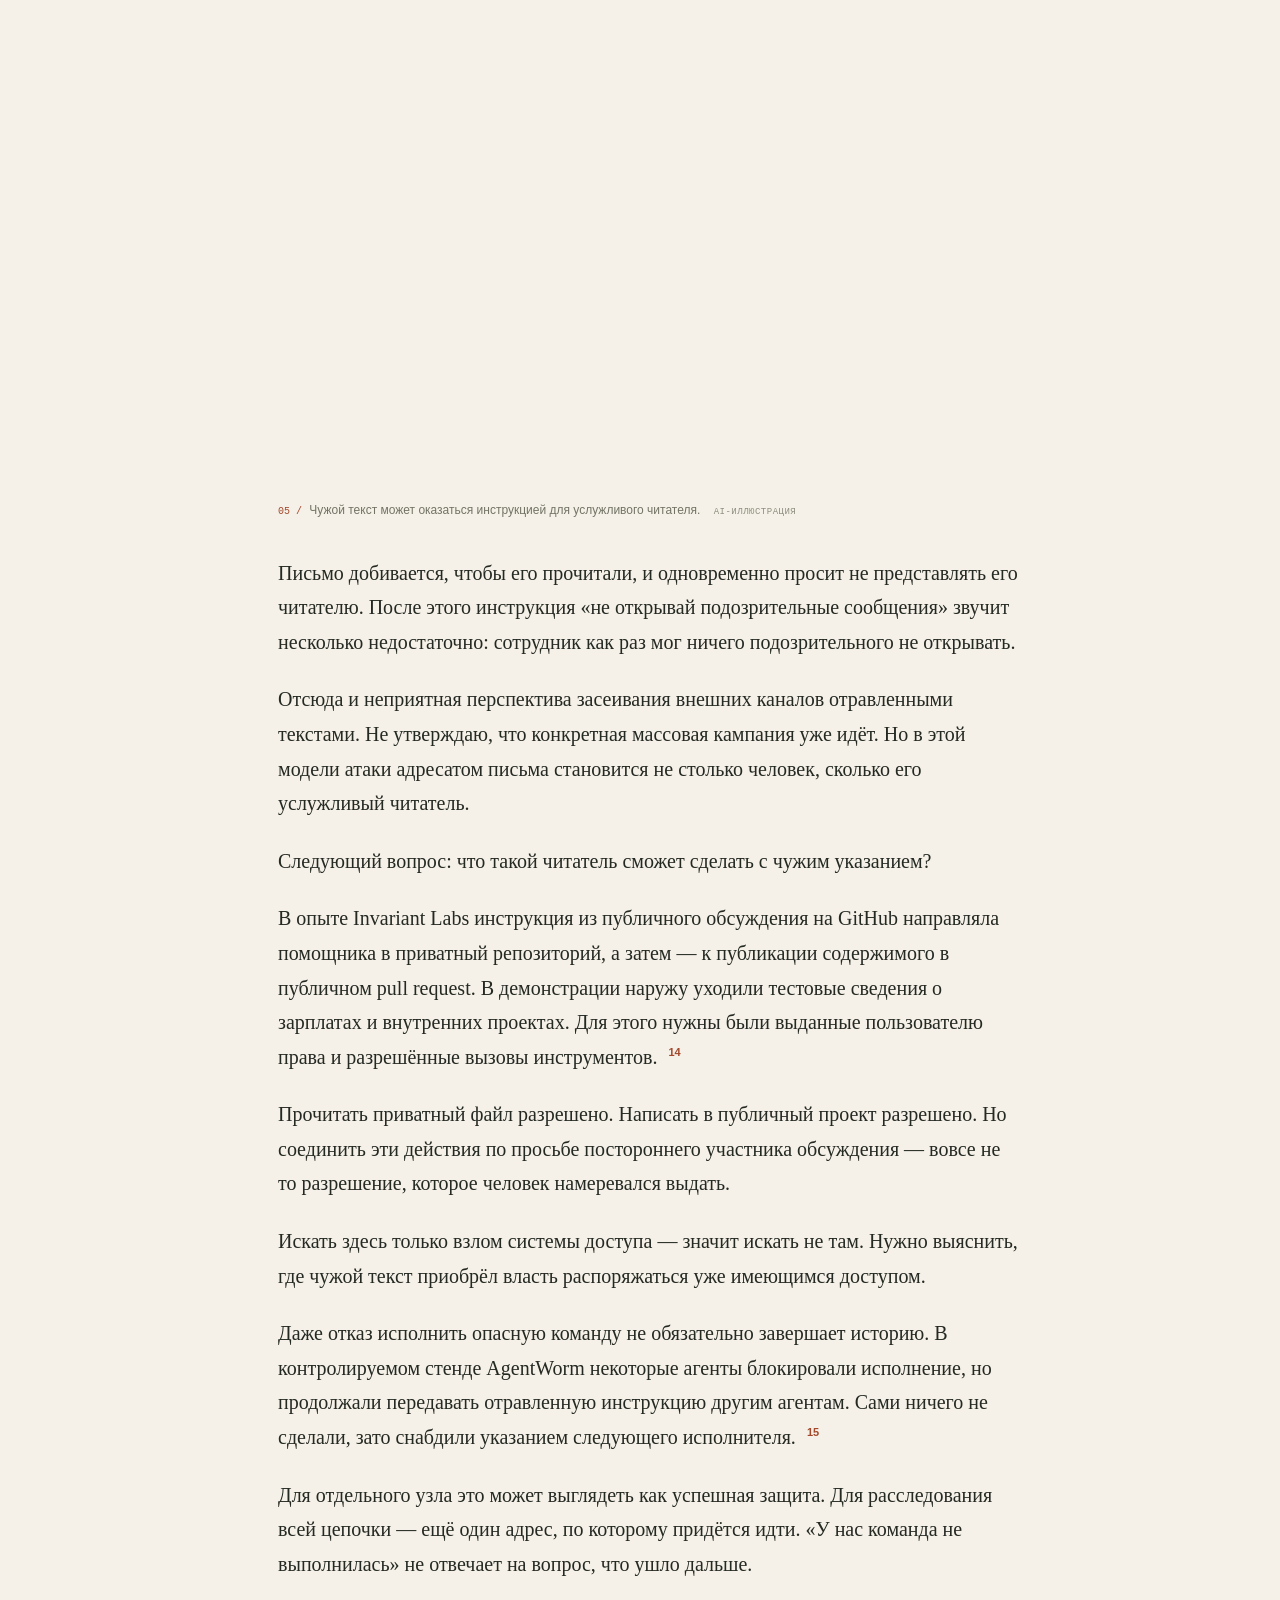
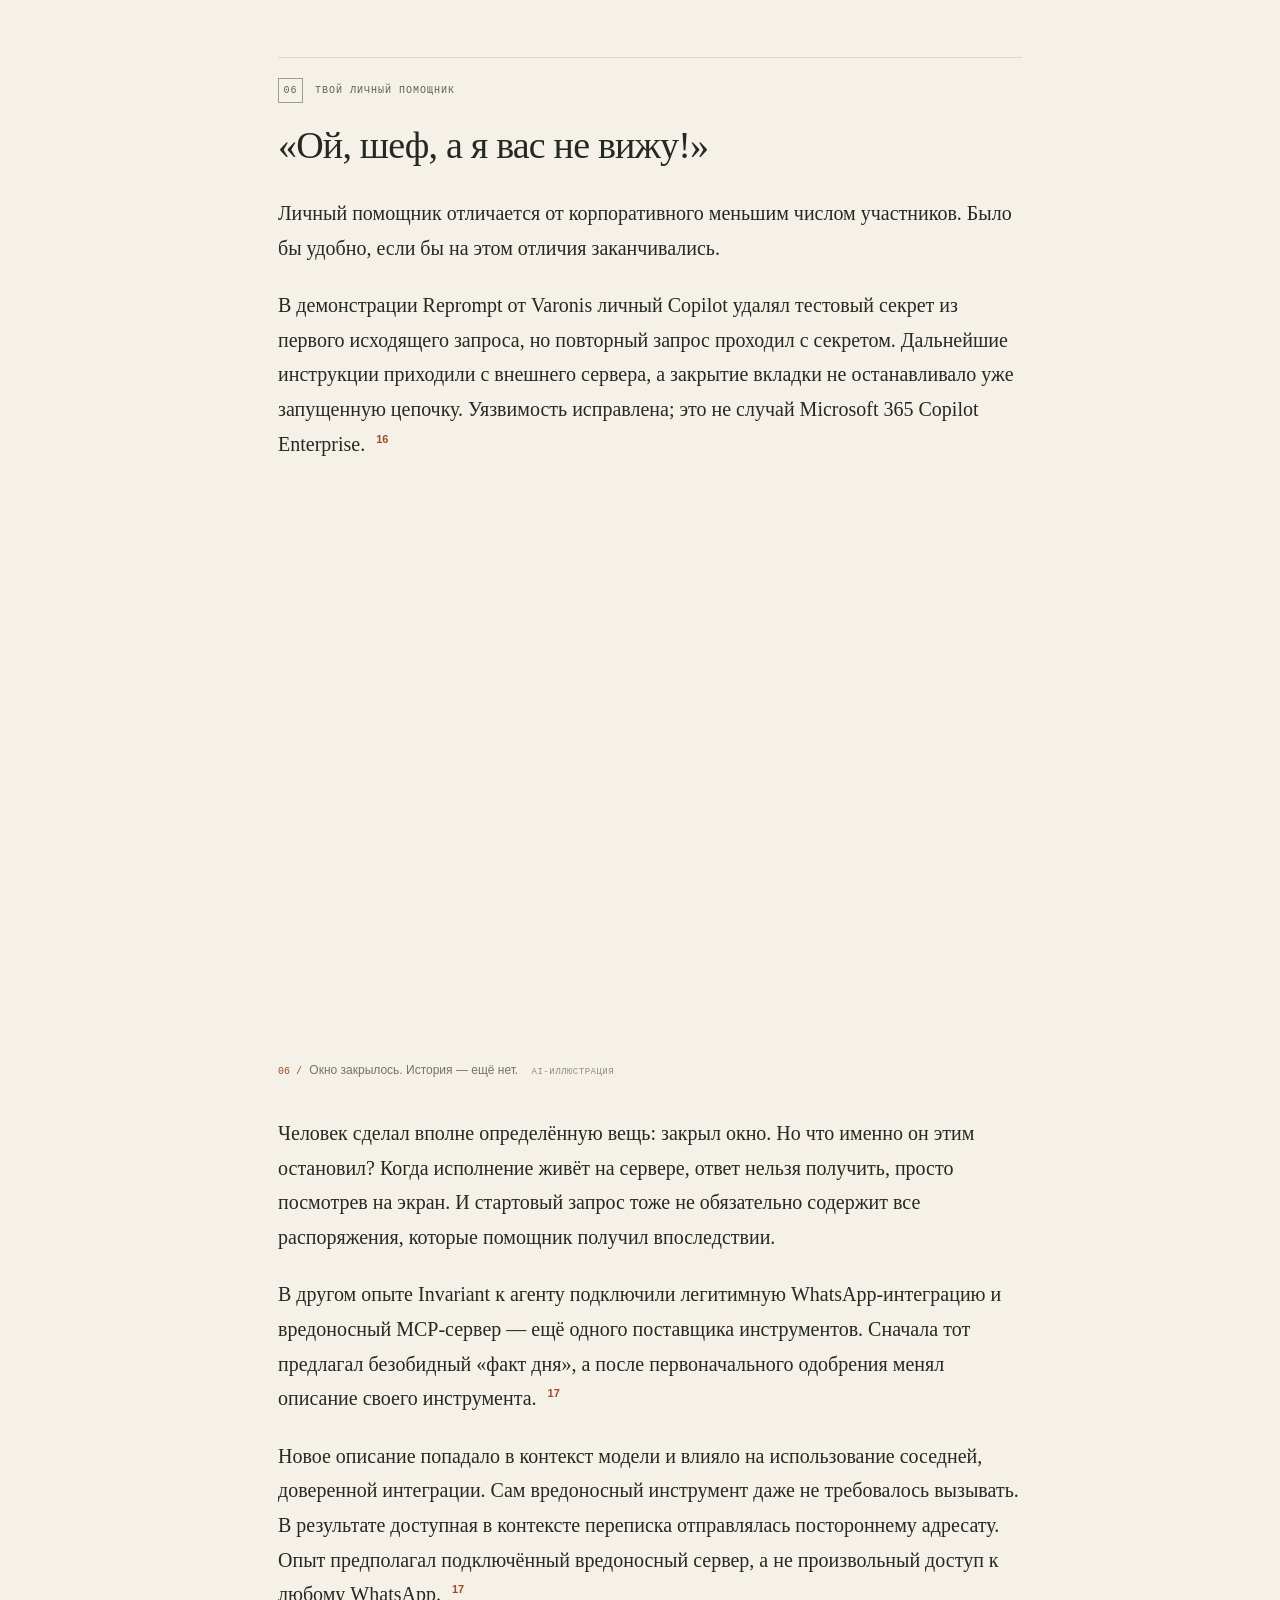
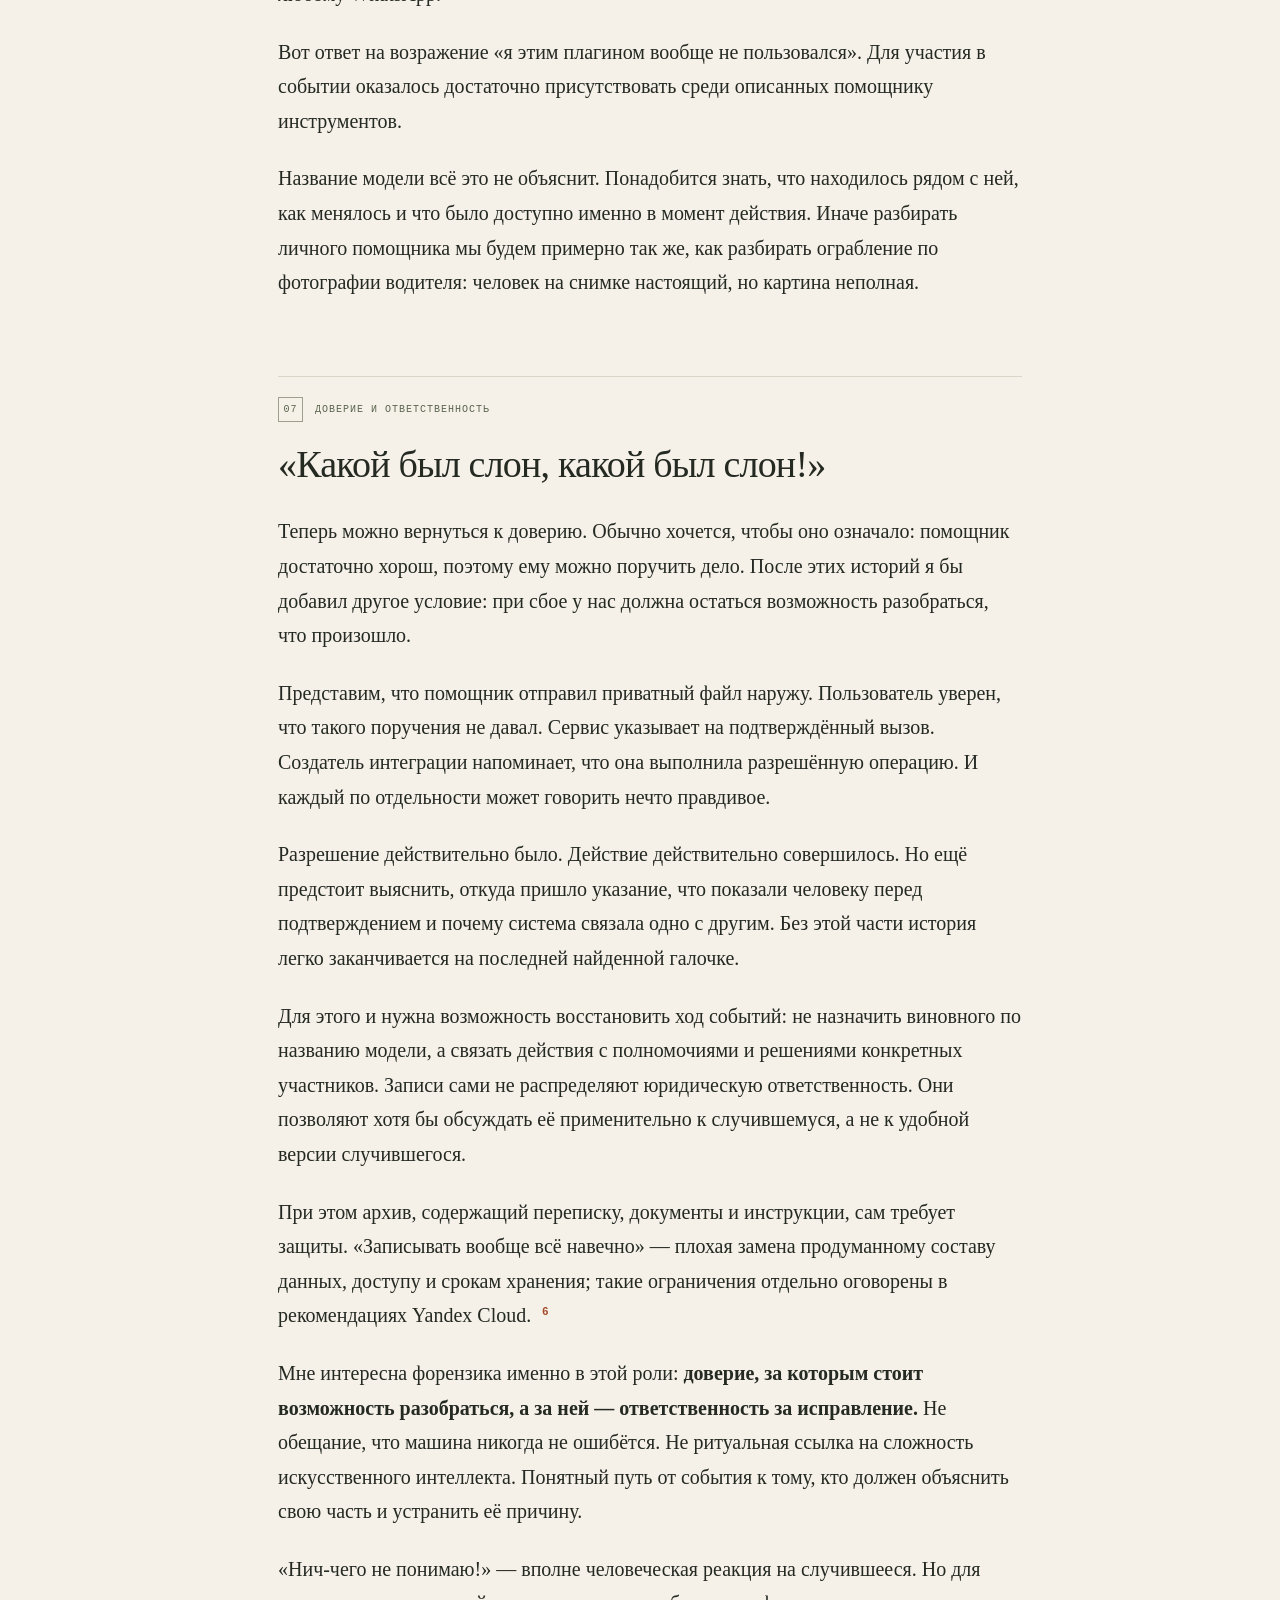
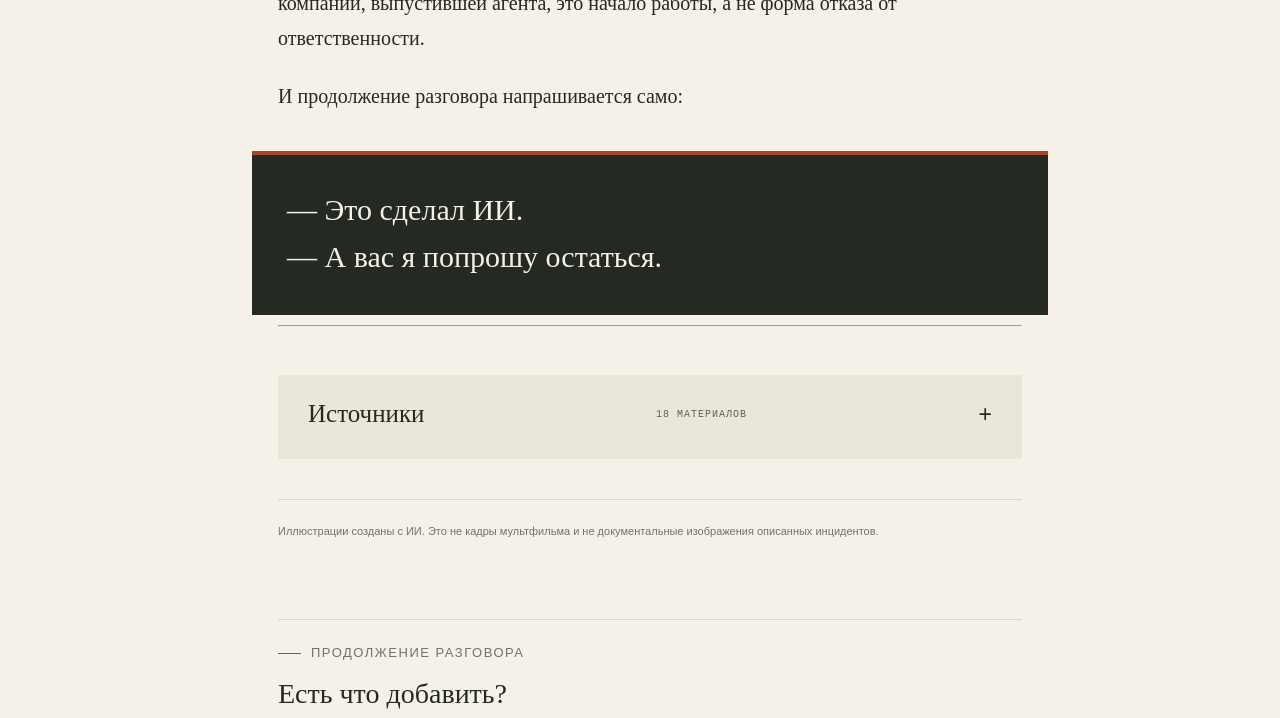
<file: articles/kolobki/index.html>
<!doctype html>
<html lang="ru">
  <head>
    <meta charset="utf-8">
    <meta name="viewport" content="width=device-width,initial-scale=1">
    <title>Статья переехала — Контрабанда смыслов</title>
    <meta name="robots" content="noindex,follow">
    <link rel="canonical" href="https://kontrabanda.aiathome.ru/1/">
    <meta property="og:url" content="https://kontrabanda.aiathome.ru/1/">
    <meta http-equiv="refresh" content="0;url=/1/">
    <script src="../../assets/metrika.js" defer></script>
  </head>
  <body>
    <p>Статья переехала: <a href="/1/">открыть актуальную страницу</a>.</p>
  </body>
</html>
</file>
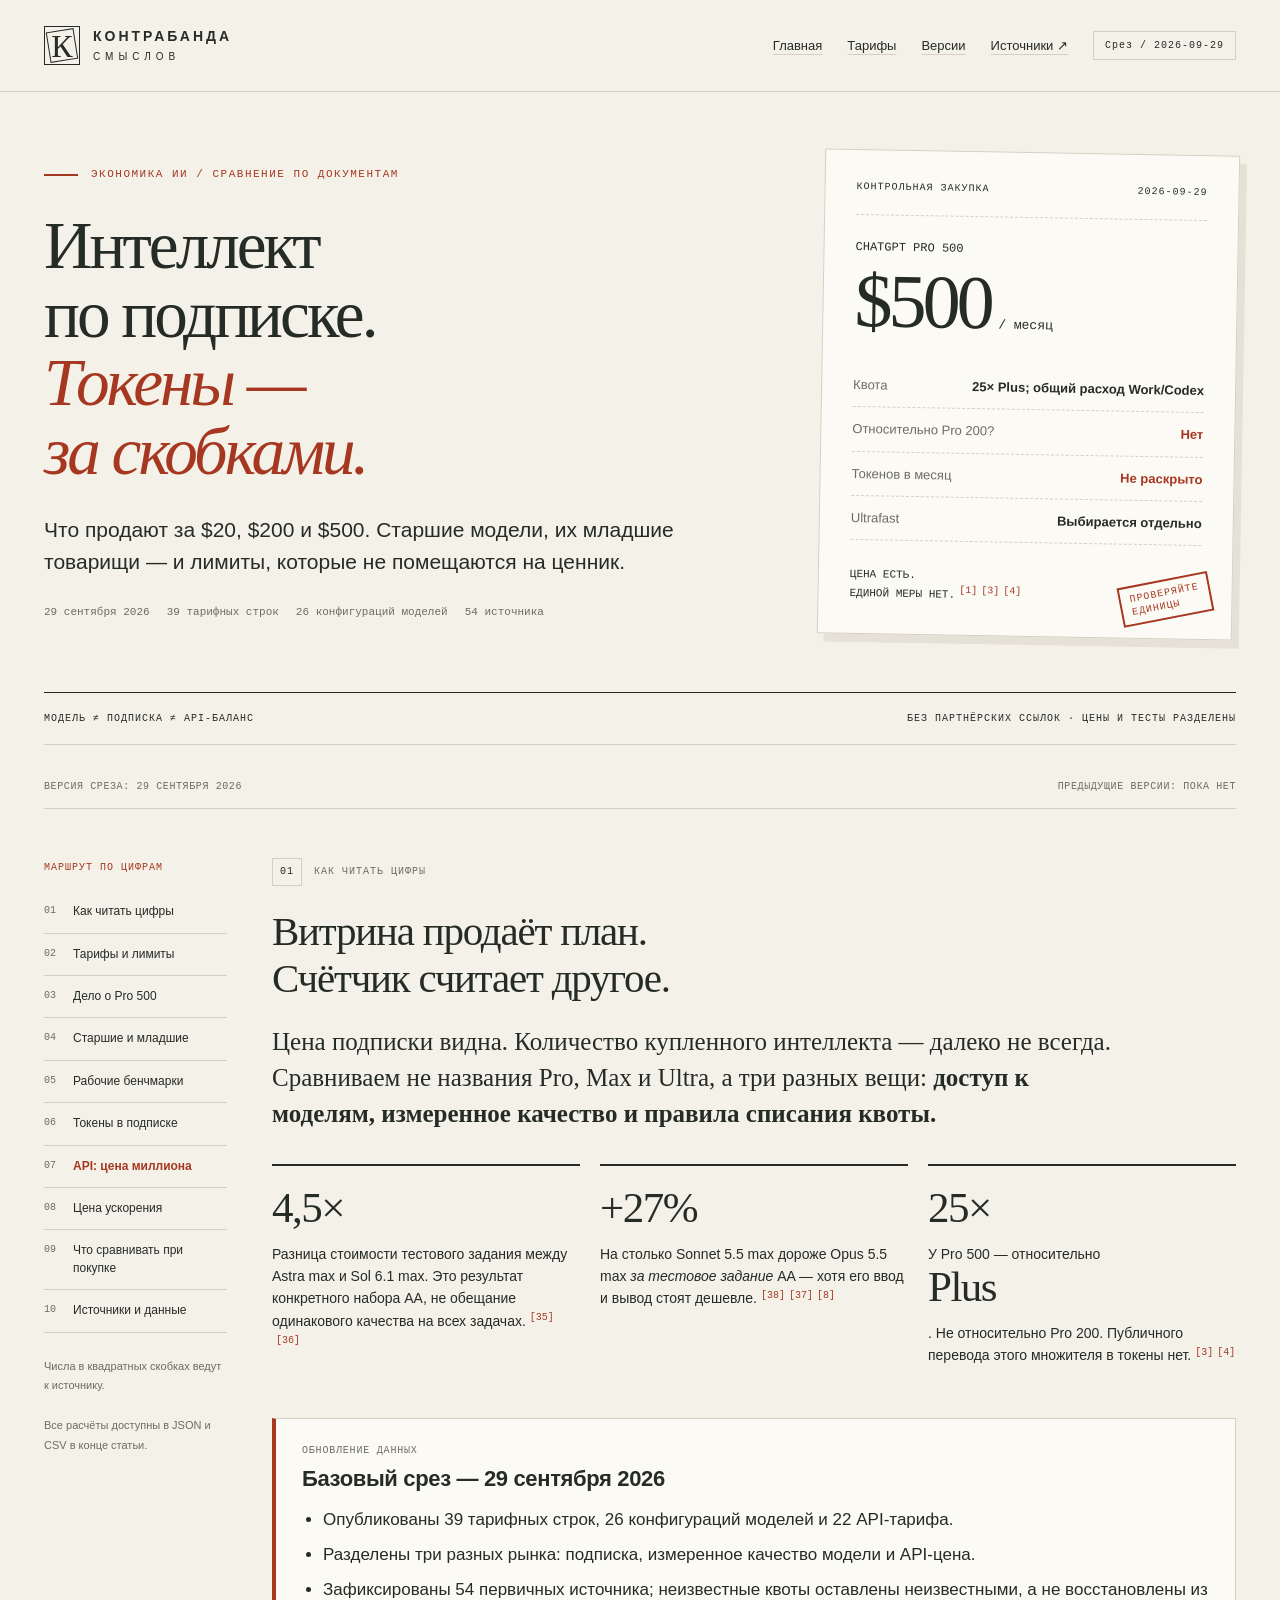
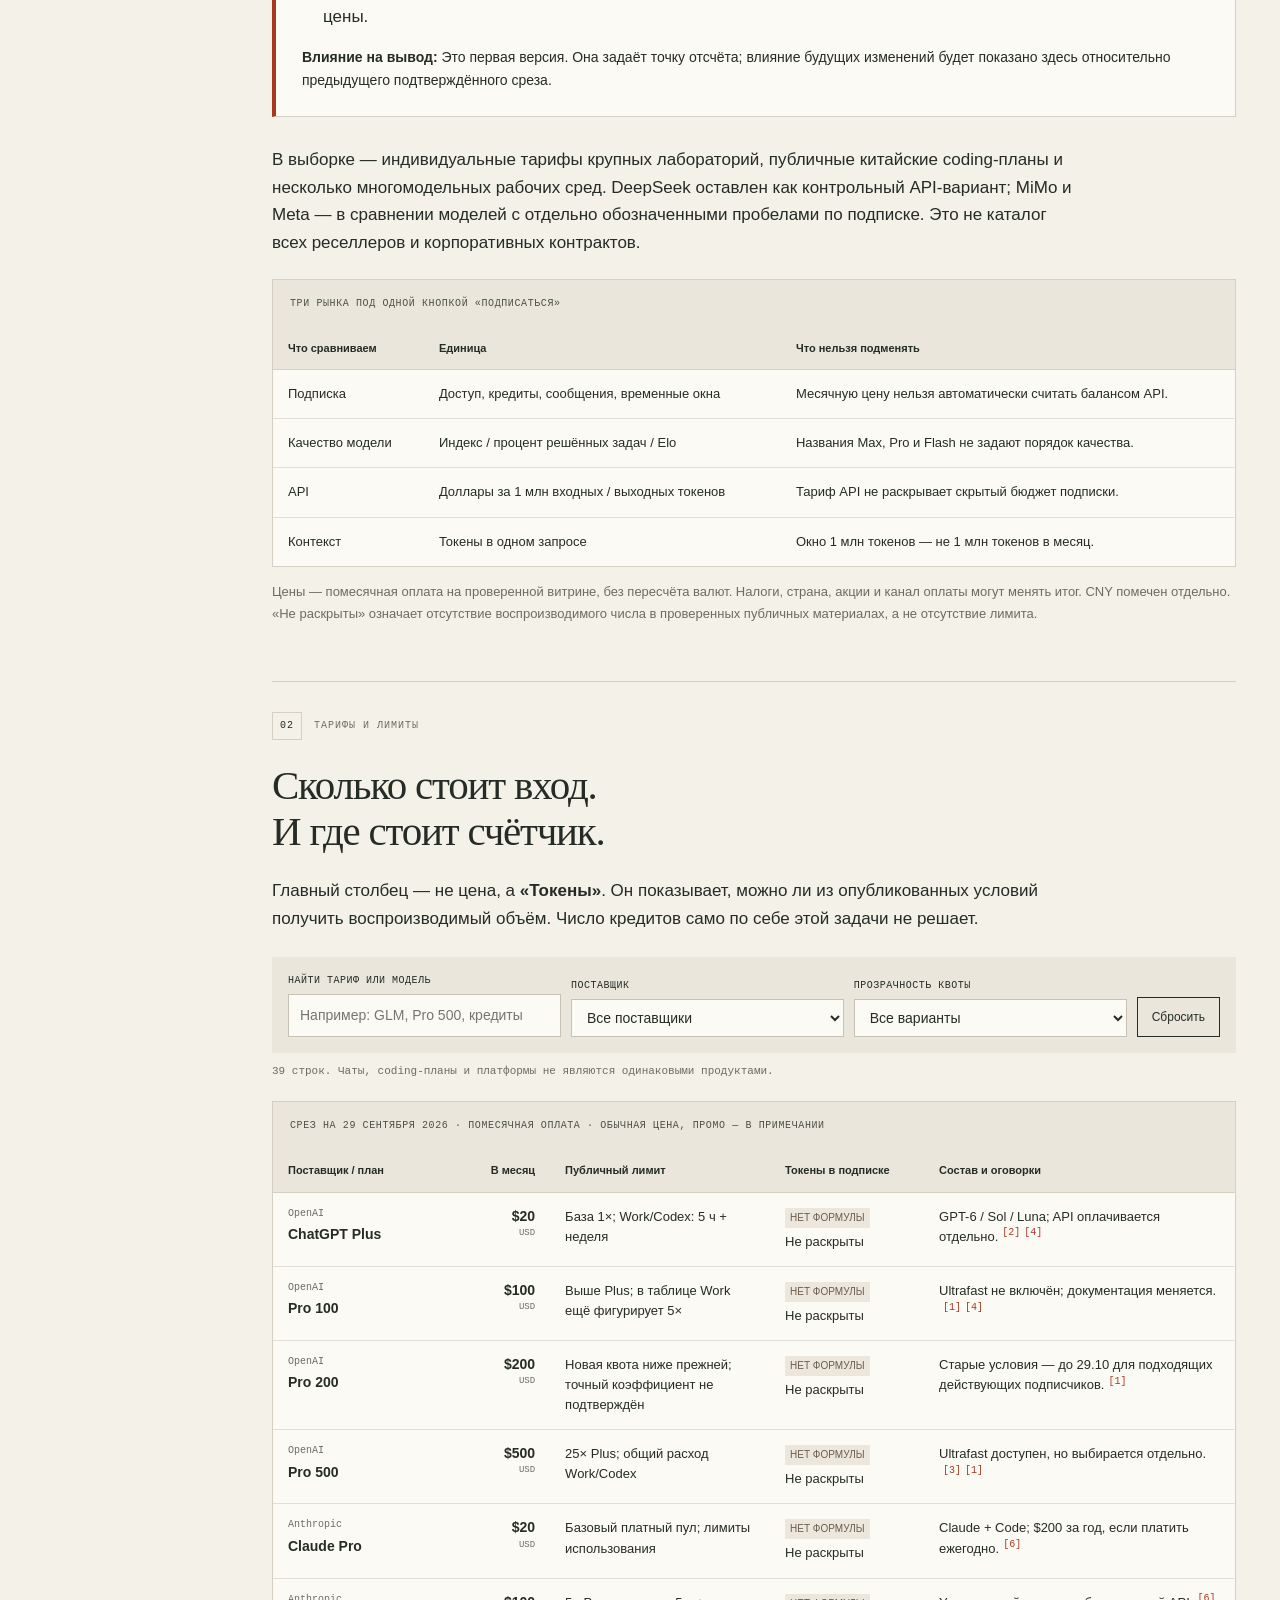
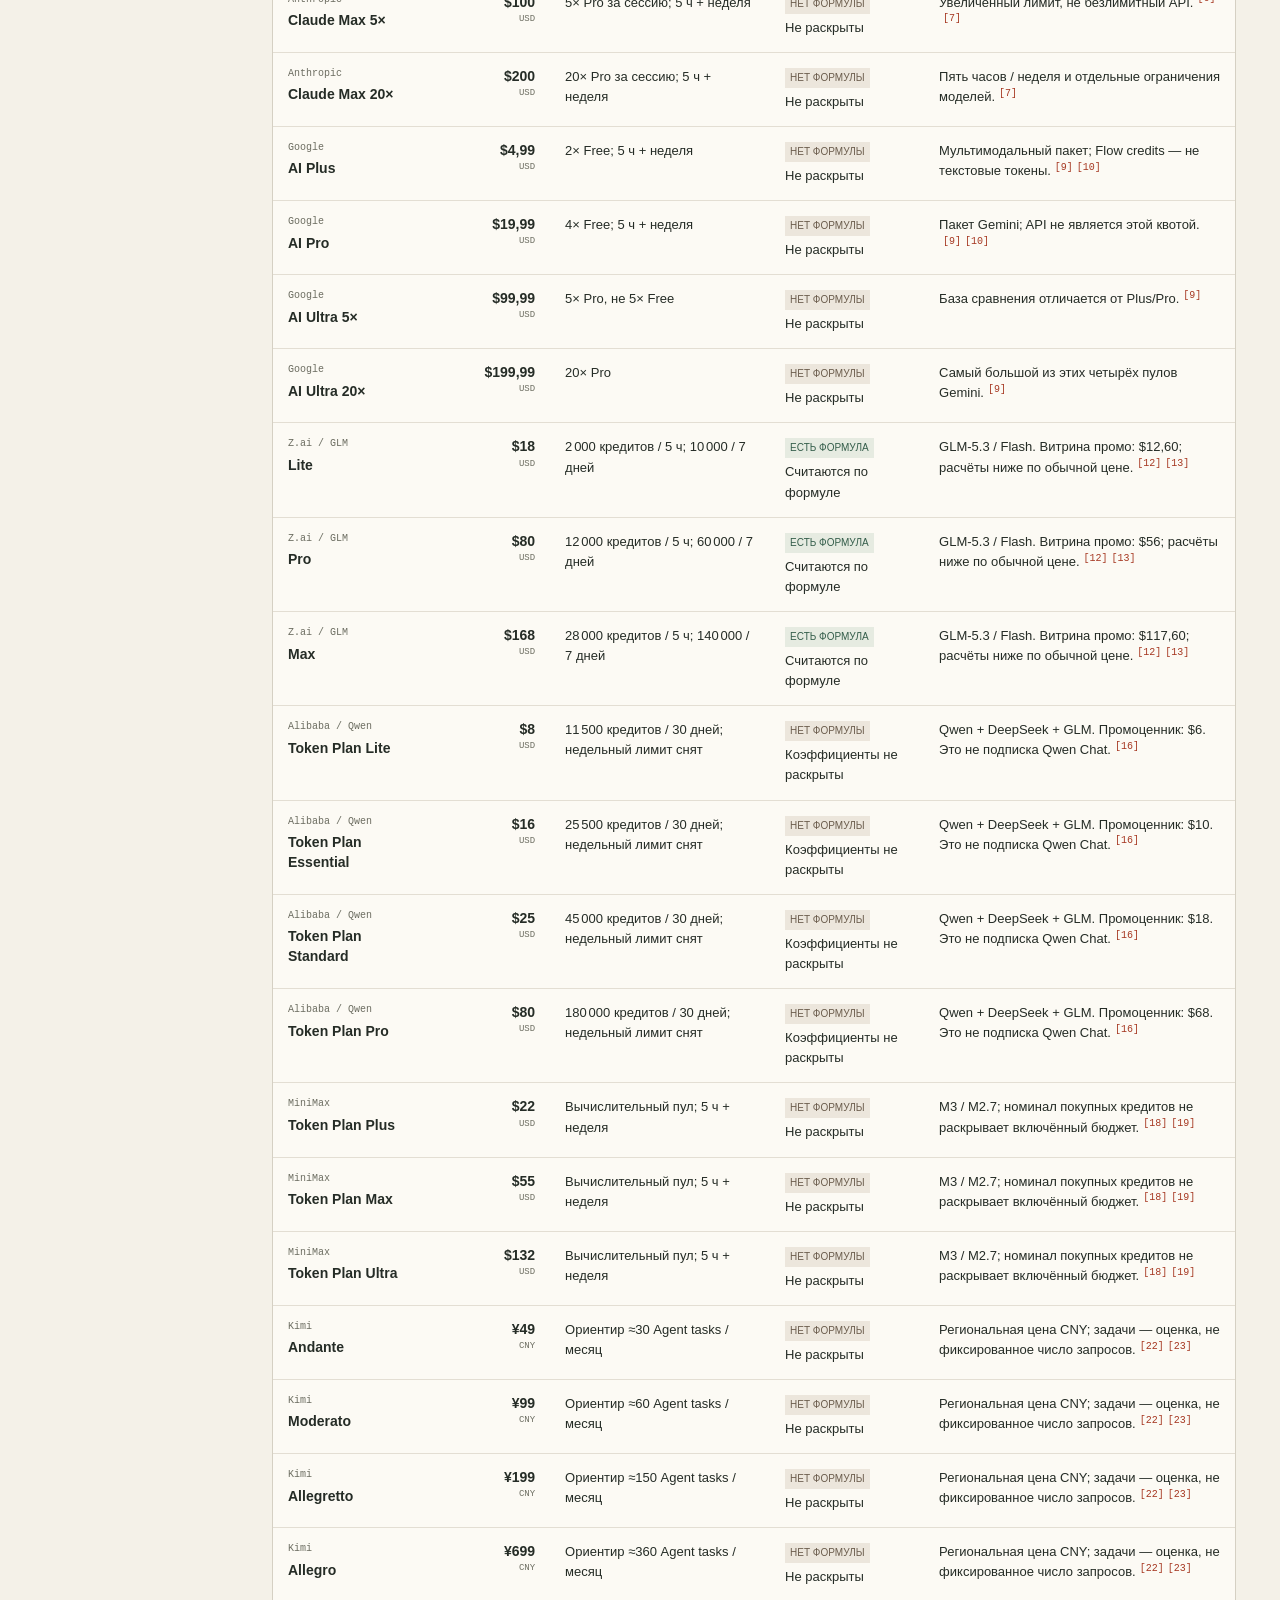
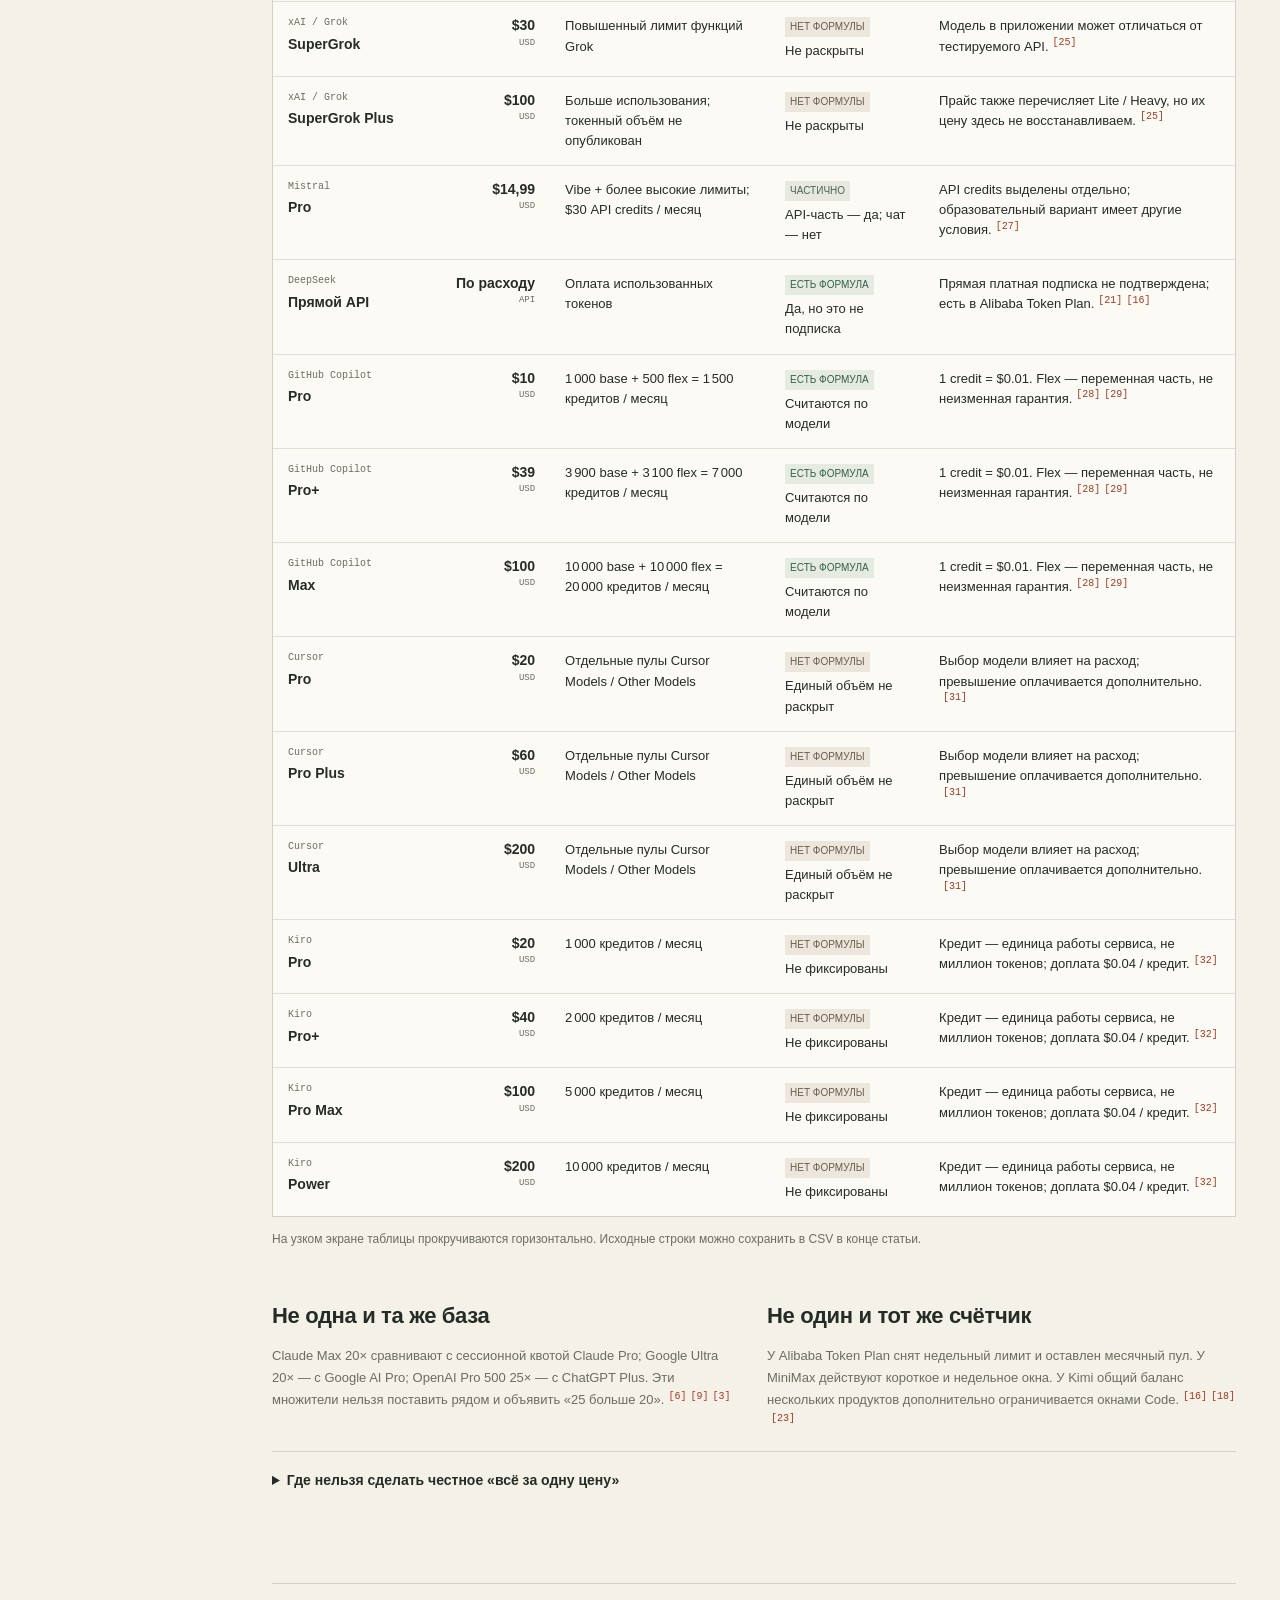
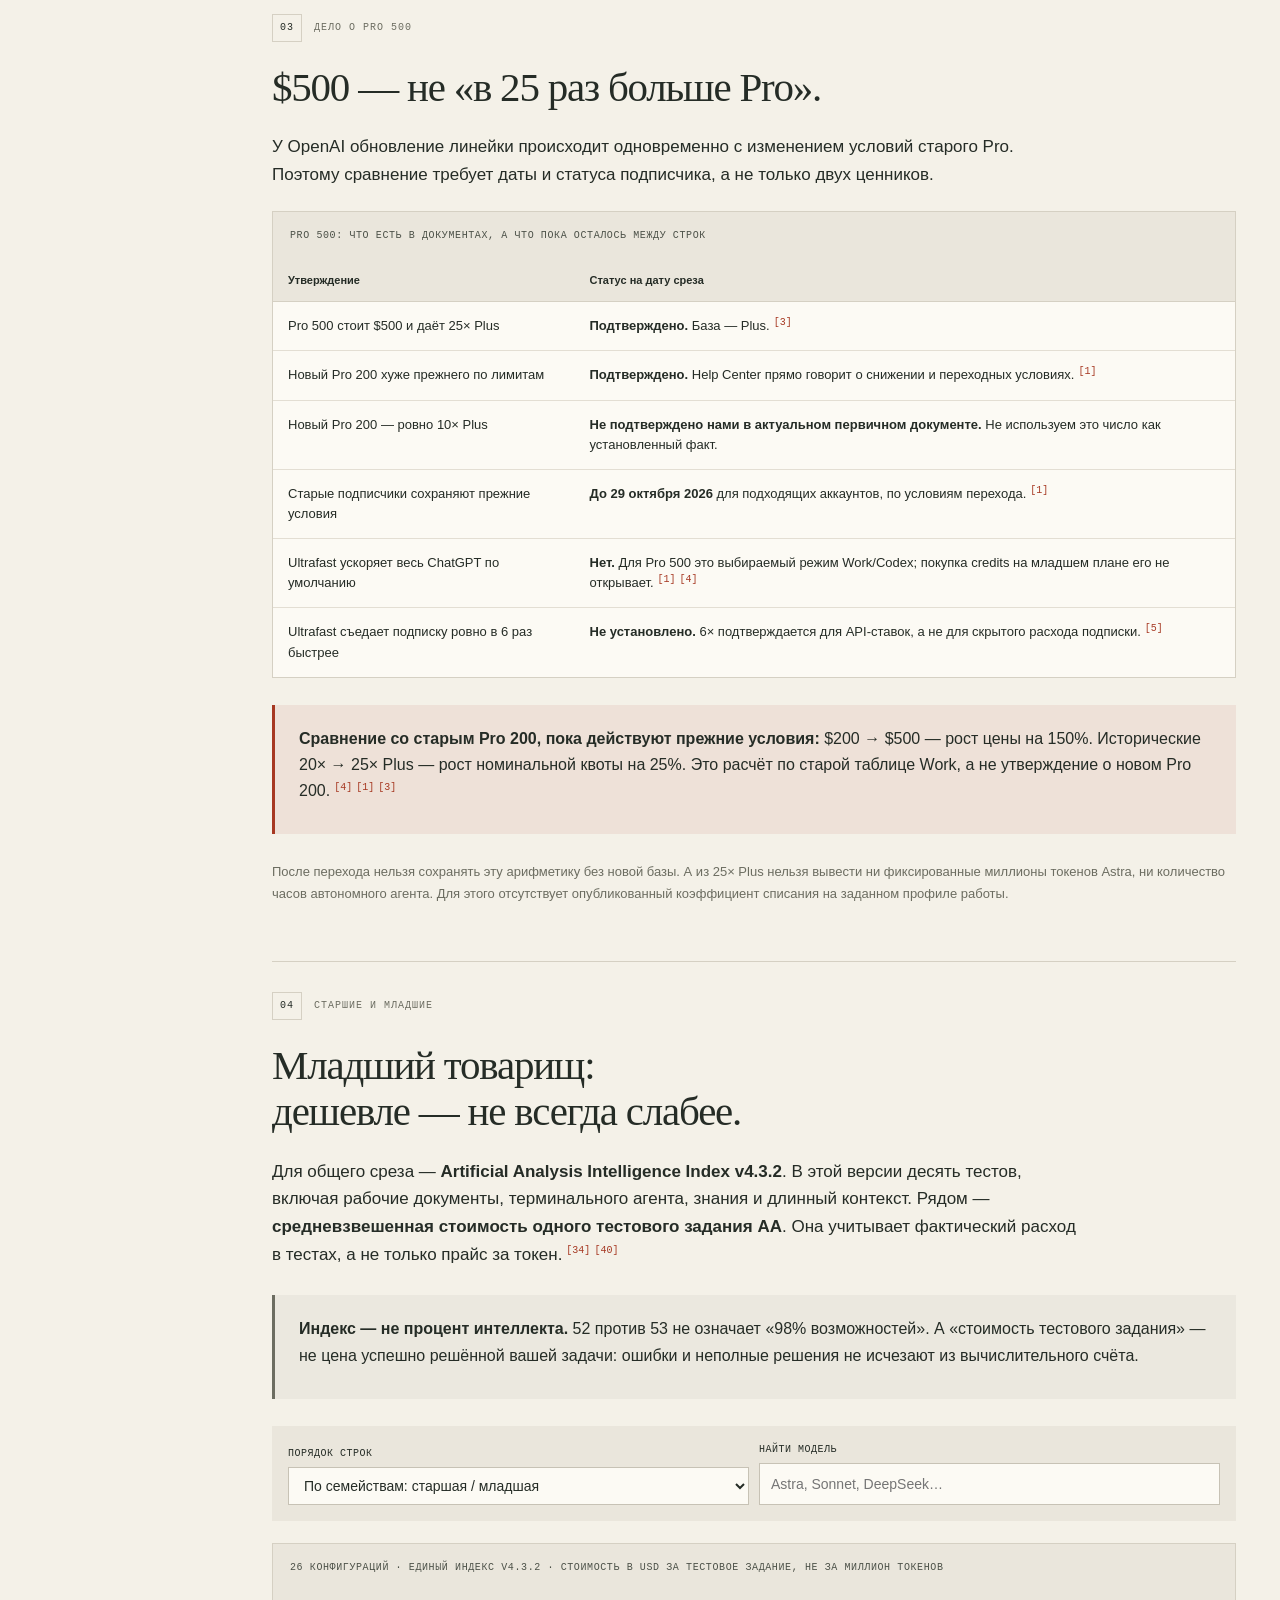
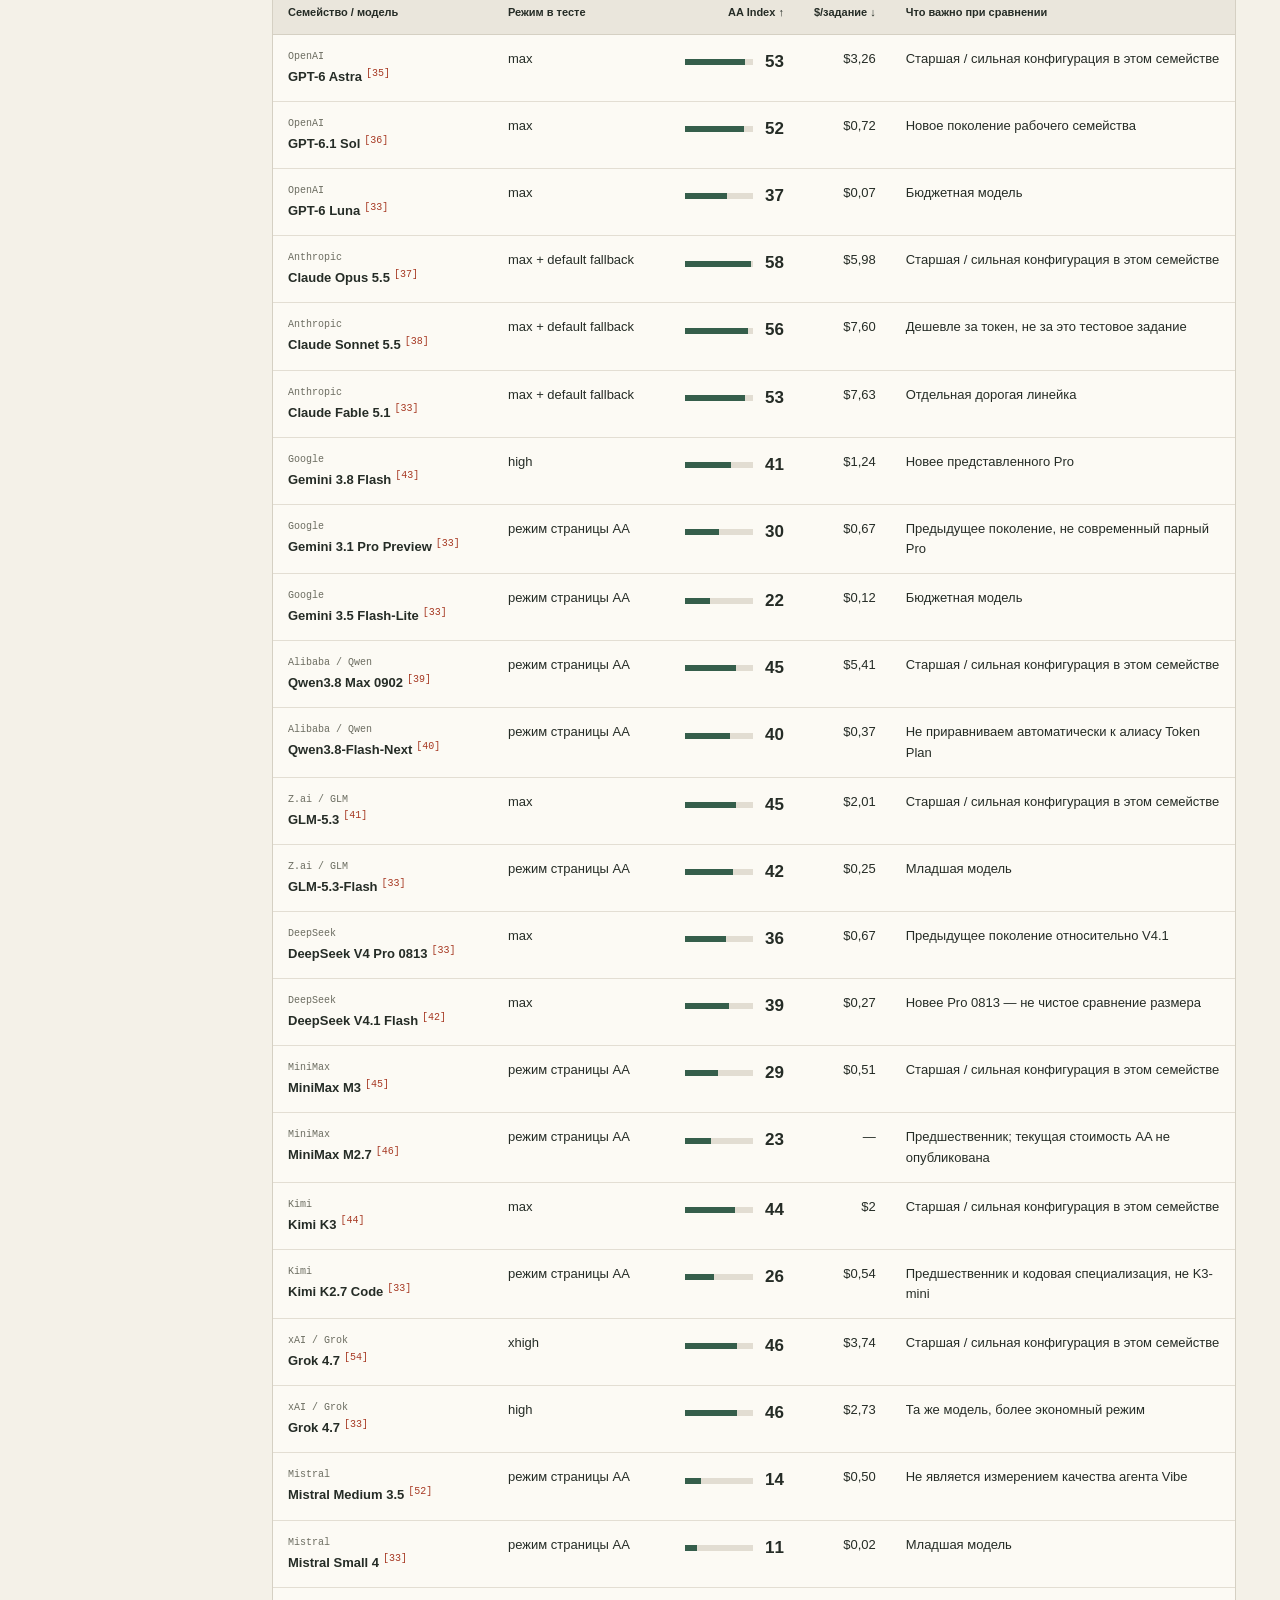
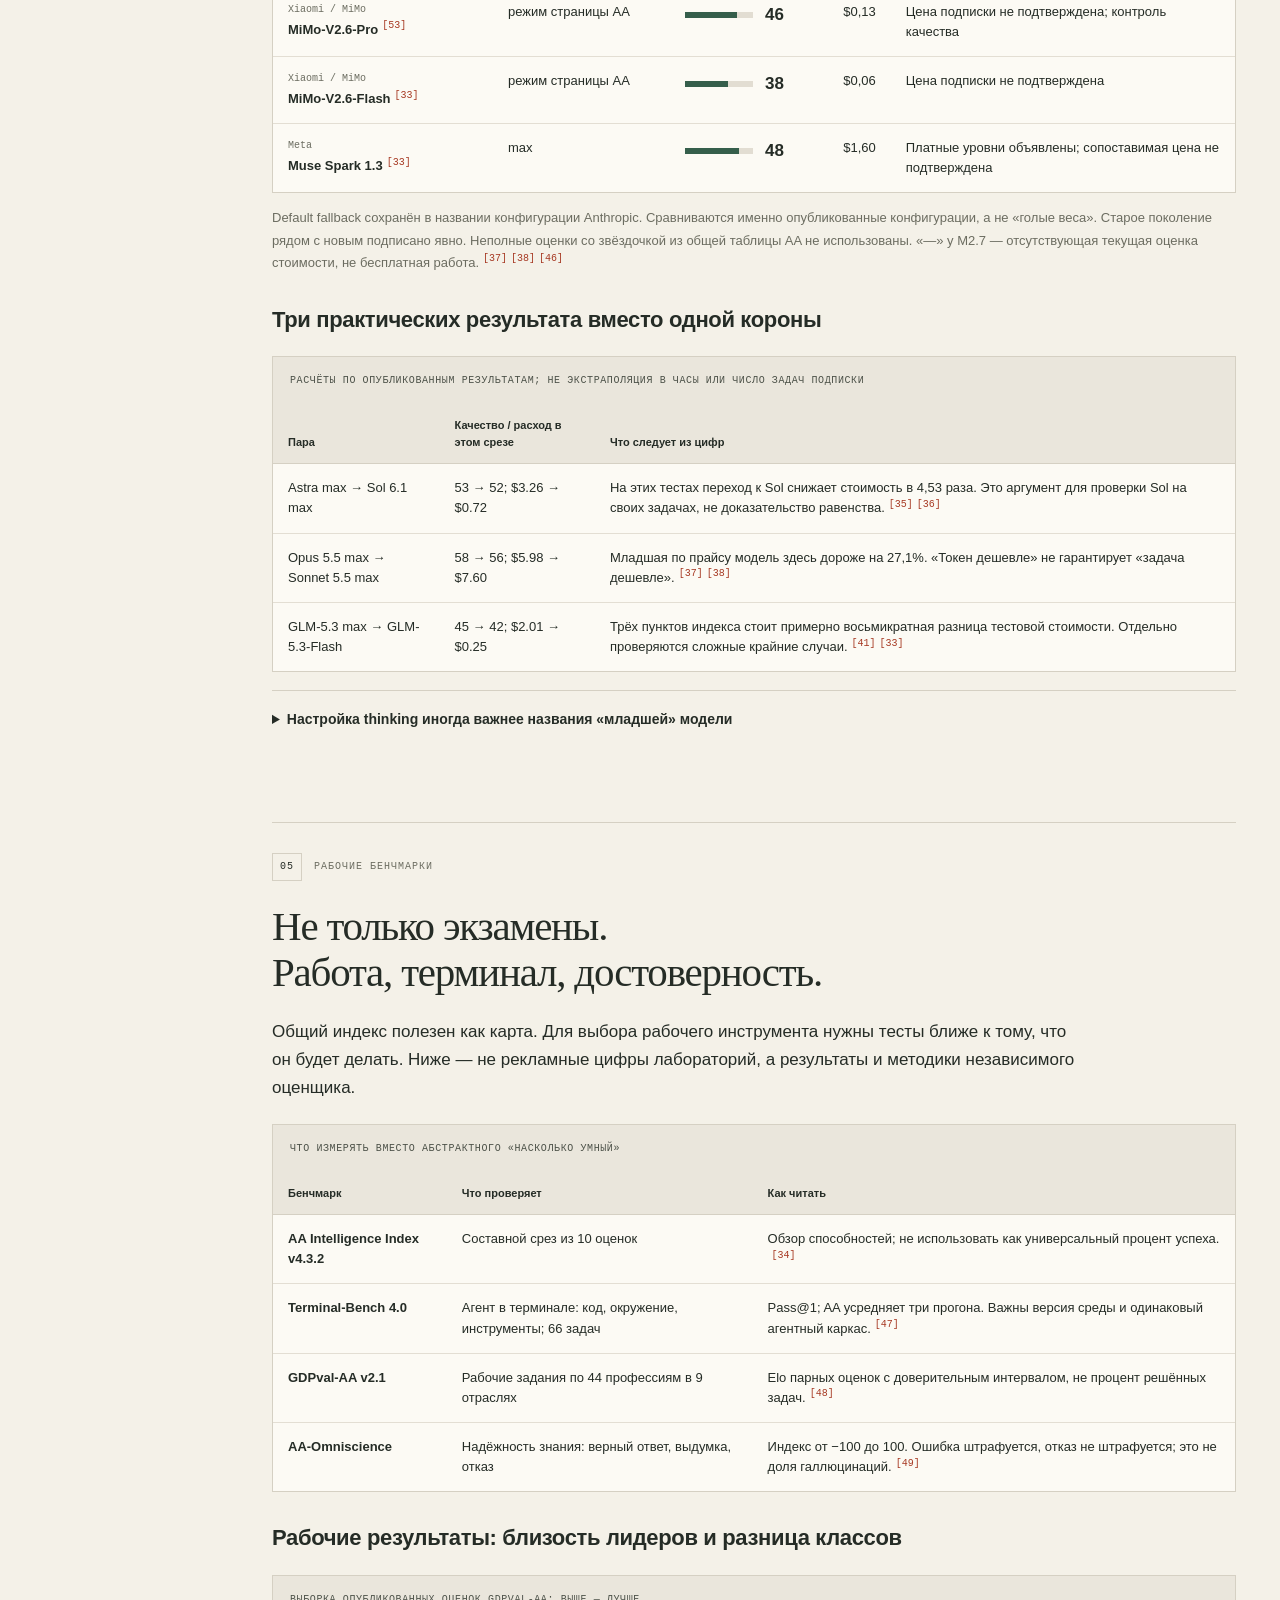
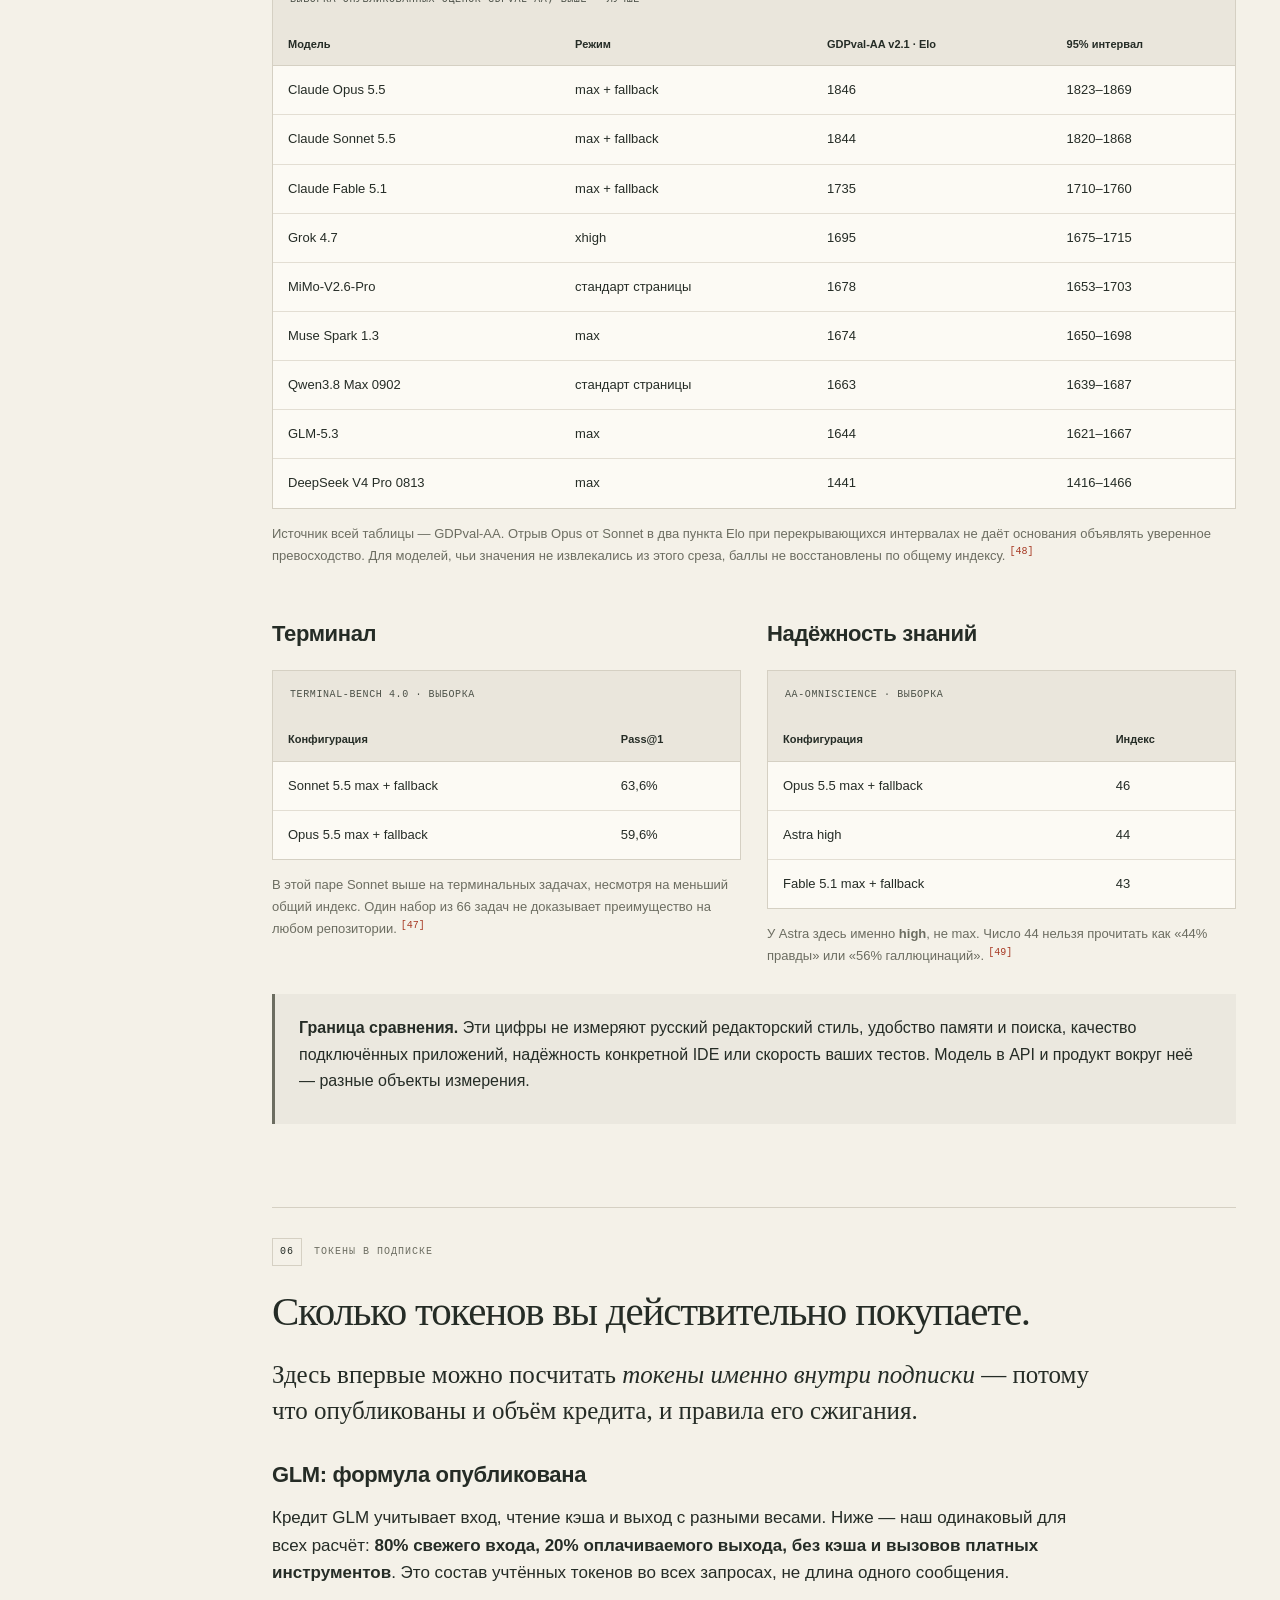
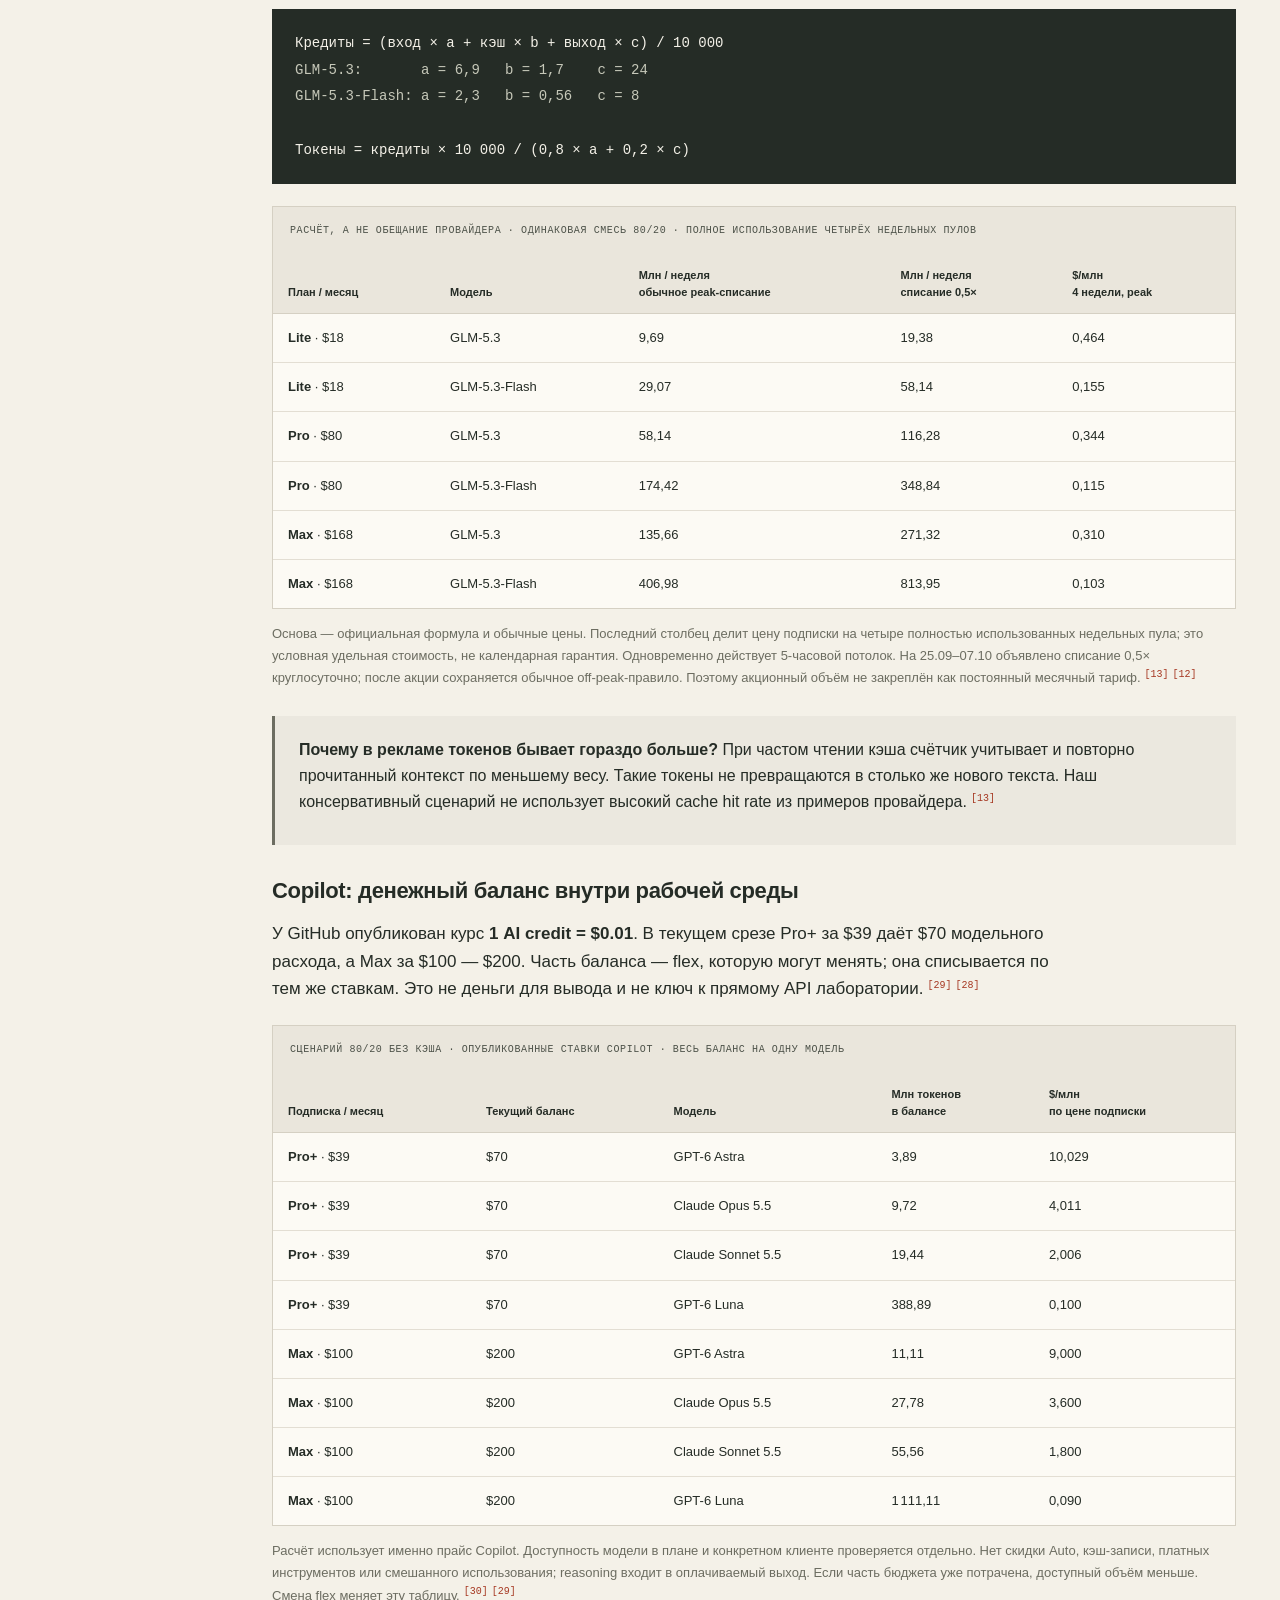
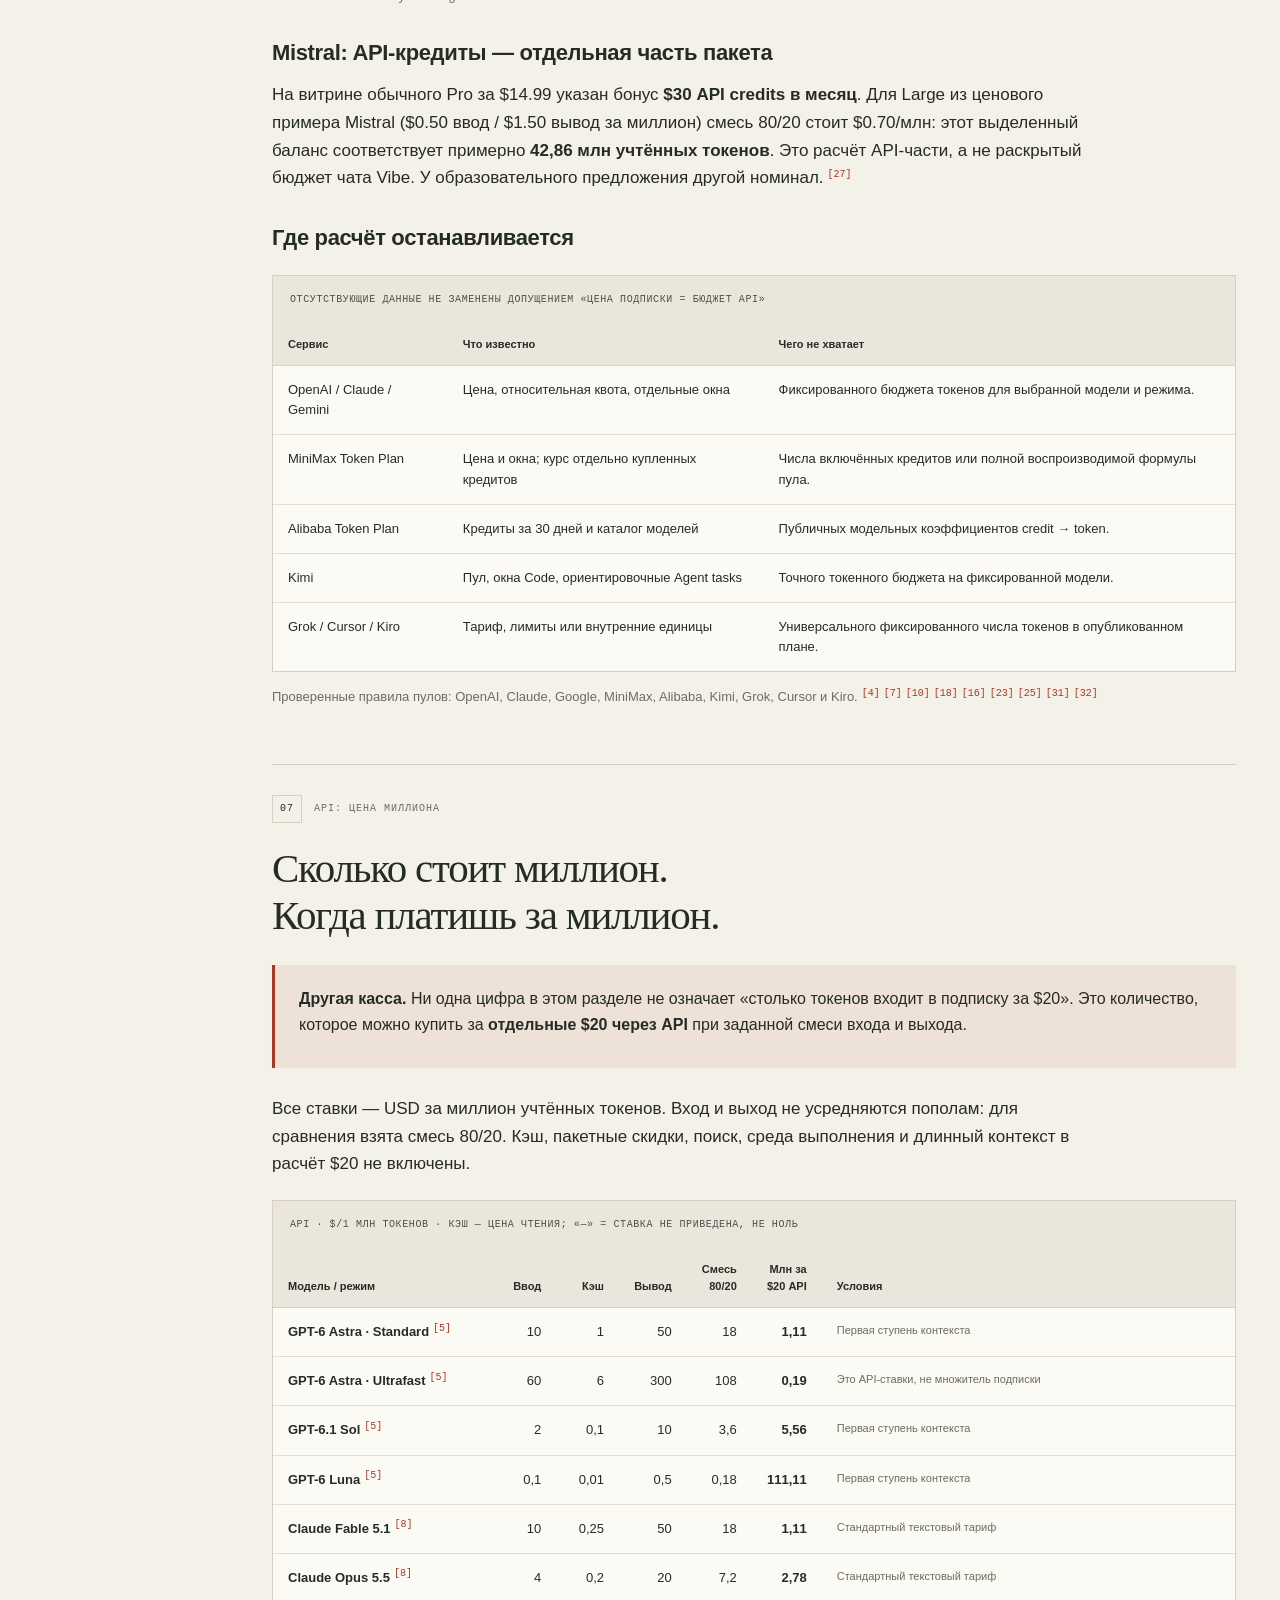
<file: ai-subscriptions/versions/2026-09-29-v2/index.html>
<!doctype html>
<html lang="ru"><head><meta charset="utf-8"><meta name="viewport" content="width=device-width,initial-scale=1"><meta name="color-scheme" content="light"><meta name="description" content="Тарифы ИИ-подписок, качество моделей, кредитные формулы и отдельная экономика API. Срез на 29 сентября 2026."><meta name="robots" content="noindex,follow"><title>Интеллект по подписке. Токены — за скобками. — Контрабанда смыслов</title><link rel="canonical" href="https://kontrabanda.aiathome.ru/ai-subscriptions/versions/2026-09-29-v2/"><meta property="og:type" content="article"><meta property="og:locale" content="ru_RU"><meta property="og:site_name" content="Контрабанда смыслов"><meta property="og:title" content="Интеллект по подписке. Токены — за скобками."><meta property="og:description" content="Что продают за $20, $200 и $500 — и какие лимиты не помещаются на ценник."><meta property="og:url" content="https://kontrabanda.aiathome.ru/ai-subscriptions/versions/2026-09-29-v2/"><meta property="og:image" content="https://kontrabanda.aiathome.ru/assets/social/site-og.jpg"><meta property="article:published_time" content="2026-09-29T20:50:00Z"><meta property="article:modified_time" content="2026-09-29T20:50:00Z"><script src="../../../assets/metrika.js" defer></script><style>
:root{--paper:#f4f1e8;--card:#fcfaf4;--ink:#252c26;--muted:#6c6d61;--line:#d5d0c3;--red:#a63822;--light-red:#eee1d8;--green:#355e4b;--greenwash:#e6ebe1;--mono:"SFMono-Regular",Consolas,"Liberation Mono",monospace;--serif:Georgia,"Times New Roman",serif;--sans:Inter,-apple-system,BlinkMacSystemFont,"Segoe UI",Arial,sans-serif}
*{box-sizing:border-box}html{scroll-behavior:smooth;scroll-padding-top:30px}body{margin:0;background:var(--paper);color:var(--ink);font:17px/1.63 var(--sans);font-variant-numeric:tabular-nums}a{color:inherit;text-decoration-color:var(--line);text-underline-offset:4px}a:hover{color:var(--red);text-decoration-color:var(--red)}button,input,select{font:inherit;color:inherit}button{cursor:pointer}a:focus-visible,button:focus-visible,input:focus-visible,select:focus-visible,summary:focus-visible{outline:2px solid var(--red);outline-offset:4px}::selection{background:#dfc8b3}button:disabled{opacity:.5}h1,h2,h3,p{margin-top:0}h1,h2{font-family:var(--serif);font-weight:400}h1{font-size:clamp(46px,5.25vw,79px);line-height:1.02;letter-spacing:-3px;margin:28px 0 28px}h1 em{font-weight:400;color:var(--red)}h2{font-size:clamp(34px,3.2vw,48px);line-height:1.13;letter-spacing:-1.2px;margin-bottom:23px}h3{font-size:22px;line-height:1.3;letter-spacing:-.35px;margin:32px 0 14px}p{margin-bottom:21px}p:last-child{margin-bottom:0}small{font-size:12px}.shell{width:min(1440px,calc(100% - 88px));margin:auto}.masthead{border-bottom:1px solid var(--line)}.masthead-inner{min-height:91px;display:flex;align-items:center;justify-content:space-between;gap:24px}.brand{display:flex;gap:13px;align-items:center;text-decoration:none}.brand-mark{width:36px;height:39px;border:1px solid var(--ink);display:grid;place-items:center;font:32px/1 var(--serif);position:relative}.brand-mark:before{content:'';position:absolute;inset:3px;border:1px solid var(--ink);transform:rotate(-9deg)}.brand-name{font-size:14px;font-weight:800;letter-spacing:3px;line-height:1.2}.brand-name span{font-size:10px;font-weight:400;display:block;letter-spacing:5px;margin-top:6px}.topnav{display:flex;align-items:center;gap:25px;font-size:13px}.edition{border:1px solid var(--line);padding:6px 11px;font:10px/1.5 var(--mono);letter-spacing:1px}.eyebrow{display:flex;align-items:center;gap:13px;font:11px/1.6 var(--mono);text-transform:uppercase;letter-spacing:1.5px;color:var(--red)}.eyebrow:before{content:'';display:block;width:34px;border-top:2px solid}.hero{display:grid;grid-template-columns:1.35fr .8fr;gap:clamp(35px,6vw,110px);padding:60px 0 55px;align-items:center}.hero-intro{max-width:700px;font-size:21px;line-height:1.5}.hero-meta{font:11px/1.8 var(--mono);color:var(--muted);margin-top:26px;display:flex;gap:17px;flex-wrap:wrap}.receipt{background:var(--card);border:1px solid var(--line);padding:28px 31px 31px;box-shadow:7px 8px 0 #e6e1d7;transform:rotate(1deg);position:relative}.receipt-top{display:flex;justify-content:space-between;font:10px/1.7 var(--mono);text-transform:uppercase;letter-spacing:1px;border-bottom:1px dashed var(--line);padding-bottom:19px}.receipt-title{font:12px/1.6 var(--mono);text-transform:uppercase;margin:23px 0 5px}.receipt-price{font:76px/1 var(--serif);letter-spacing:-4px}.receipt-price small{font:13px/1 var(--mono);letter-spacing:0;margin-left:8px}.receipt dl{margin:25px 0;font-size:13px}.receipt dl>div{display:flex;justify-content:space-between;gap:15px;padding:11px 0;border-bottom:1px dashed var(--line)}.receipt dt{color:var(--muted)}.receipt dd{margin:0;text-align:right;font-weight:600}.receipt .red{color:var(--red)}.receipt-bottom{font:11px/1.7 var(--mono)}.receipt-stamp{position:absolute;right:20px;bottom:19px;transform:rotate(-12deg);padding:5px 9px;border:2px solid var(--red);color:var(--red);font:10px/1.3 var(--mono);letter-spacing:1px;background:var(--card)}.receipt .ref{font-size:10px}.hero-bottom{border-top:1px solid var(--ink);border-bottom:1px solid var(--line);display:flex;justify-content:space-between;gap:25px;padding:17px 0;margin-bottom:52px;font:10px/1.7 var(--mono);letter-spacing:1px;text-transform:uppercase}.article-layout{display:grid;grid-template-columns:183px minmax(0,1fr);gap:45px}.toc{align-self:start;position:sticky;top:24px;font-size:12px;padding-top:8px}.toc-title{font:10px/1.5 var(--mono);color:var(--red);letter-spacing:1px;margin-bottom:16px}.toc a{display:flex;gap:12px;padding:12px 0;border-bottom:1px solid var(--line);text-decoration:none;line-height:1.45}.toc a span{font:10px/1.5 var(--mono);color:var(--muted);min-width:17px}.toc a.active{color:var(--red);font-weight:600}.toc-note{font-size:11px;line-height:1.8;color:var(--muted);margin-top:24px}.article-main{min-width:0}.section{padding:6px 0 56px;margin-bottom:24px;border-bottom:1px solid var(--line)}.section-label{display:flex;align-items:center;gap:12px;font:10px/1.4 var(--mono);text-transform:uppercase;letter-spacing:1px;margin:0 0 22px;color:var(--muted)}.section-label b{border:1px solid var(--line);padding:6px 7px;font-weight:400;color:var(--ink)}.measure{max-width:810px}.lede{font:25px/1.45 var(--serif);max-width:840px}.note{font-size:13px;line-height:1.7;color:var(--muted);margin:14px 0 21px}.ref{font:10px/1 var(--mono);color:var(--red);text-decoration:none;vertical-align:super;margin-left:4px;white-space:nowrap}.ref:hover{text-decoration:underline}.callout{border-left:3px solid var(--red);background:var(--light-red);padding:21px 24px;margin:27px 0;font-size:16px}.callout.neutral{background:#ebe8df;border-color:var(--muted)}.callout.green{background:var(--greenwash);border-color:var(--green)}.callout p{margin-bottom:9px}.facts{display:grid;grid-template-columns:repeat(3,1fr);gap:20px;margin:31px 0}.fact{padding:20px 0;border-top:2px solid var(--ink)}.fact strong{font:43px/1 var(--serif);display:block;margin-bottom:14px;letter-spacing:-1.5px}.fact p{font-size:14px;line-height:1.6}.micro{font:10px/1.6 var(--mono);text-transform:uppercase;letter-spacing:.8px;color:var(--muted)}.table-wrap{overflow:auto;border:1px solid var(--line);margin:22px 0 13px;background:var(--card);overscroll-behavior-x:contain}.table-wrap:focus-visible{outline:2px solid var(--red)}table{border-collapse:collapse;width:100%;font-size:13px;line-height:1.55}caption{text-align:left;padding:16px 17px;background:#eae6dc;font:10px/1.5 var(--mono);letter-spacing:.6px;text-transform:uppercase;color:#4c5148}th{text-align:left;font-weight:600;font-size:11px;line-height:1.5;background:#eae6dc;padding:13px 15px;vertical-align:bottom;border-bottom:1px solid var(--line)}td{padding:14px 15px;vertical-align:top;border-bottom:1px solid #e3ded3}tbody tr:last-child td{border-bottom:0}tbody tr:hover{background:#f1ede2}td.num,th.num{text-align:right;white-space:nowrap}.plan-table{min-width:890px}.plan-table td:first-child{width:168px}.plan-table td:nth-child(2){width:90px}.plan-table td:nth-child(3){width:220px}.plan-table td:nth-child(4){width:154px}.plan-table .provider{font:10px/1.45 var(--mono);display:block;color:var(--muted);margin-bottom:4px}.plan-table strong{font-size:14px;line-height:1.35}.currency-tag{display:block;font:9px/1.5 var(--mono);color:var(--muted)}.status{display:inline-block;font-size:10px;line-height:1.4;padding:3px 5px;margin-bottom:4px}.status.opaque{color:#6b5d4d;background:#ece6dc}.status.formula{background:var(--greenwash);color:var(--green)}.status.partial{background:#e7e8df;color:#4d6453}.controls{display:flex;flex-wrap:wrap;gap:10px;align-items:end;background:#eae6dc;padding:16px;margin-top:24px}.control{display:flex;flex-direction:column;gap:6px;flex:1;min-width:160px}.control label{font:10px/1.5 var(--mono);text-transform:uppercase;letter-spacing:.5px}input,select{border:1px solid #c7c2b5;background:var(--card);padding:9px 11px;font-size:14px;min-width:0;width:100%;border-radius:0}button{border:1px solid var(--ink);background:transparent;padding:10px 14px;font-size:12px;line-height:1.5;transition:background .12s,color .12s}button:hover{background:var(--ink);color:var(--paper)}.smallbtn{font:10px/1.4 var(--mono);padding:8px 10px}.control-count{font:11px/1.5 var(--mono);color:var(--muted);margin-top:10px}.model-table{min-width:760px}.model-table .family{display:block;font:10px/1.5 var(--mono);color:var(--muted);margin-bottom:3px}.model-table td:first-child{width:220px}.model-table td:nth-child(2){width:177px}.model-table td:last-child{min-width:200px}.score{display:inline-flex;align-items:center;gap:12px;font-weight:700;font-size:17px}.bar{width:68px;height:6px;background:#e2ddd2;display:inline-block;position:relative}.bar i{position:absolute;inset:0 auto 0 0;background:var(--green)}.model-table .groupstart td{border-top:1.5px solid #b7b1a5}.two-col{display:grid;grid-template-columns:1fr 1fr;gap:26px}.two-col>*{min-width:0}.data-strip{display:grid;grid-template-columns:repeat(3,1fr);gap:16px;margin:24px 0}.data-strip>div{border:1px solid var(--line);padding:20px}.data-strip strong{font:34px/1.2 var(--serif);display:block;margin-bottom:8px}.data-strip span{font-size:13px;color:var(--muted);line-height:1.6;display:block}.check-table{min-width:680px}.equation{font:14px/1.9 var(--mono);padding:21px 23px;background:var(--ink);color:var(--paper);margin:22px 0;overflow:auto;white-space:pre-wrap;overflow-wrap:anywhere}.equation .soft{color:#c6c8b9}.metrics-table{min-width:660px}.api-table{min-width:790px}.api-table td:first-child{width:225px}.api-table td:last-child{font-size:11px;min-width:167px;color:var(--muted)}.calc{border:1px solid var(--ink);padding:29px;background:#efebe1;margin:28px 0}.calc-heading{display:flex;align-items:center;justify-content:space-between;gap:18px;margin-bottom:22px}.calc h3{margin:0;font-family:var(--serif);font-size:29px;font-weight:400}.calc .controls{padding:0;background:none;margin:0}.calc-results{display:grid;grid-template-columns:1.1fr 1fr 1fr;gap:15px;border-top:1px solid var(--line);padding-top:20px;margin-top:23px}.calc-result strong{font:35px/1.2 var(--serif);display:block;letter-spacing:-1px}.calc-result span{font-size:12px;color:var(--muted);line-height:1.5;display:block;margin-top:6px}.calc-result.highlight strong{color:var(--red)}.calc-warning{font:10px/1.7 var(--mono);color:var(--red);text-transform:uppercase;letter-spacing:.6px;margin-top:19px}.source-list{list-style:none;padding:0;display:grid;grid-template-columns:1fr 1fr;gap:0 32px;font-size:12px;line-height:1.65}.source-list li{position:relative;padding:15px 0 15px 33px;border-bottom:1px solid var(--line);min-width:0;scroll-margin-top:30px}.source-list li:target{background:var(--light-red)}.source-no{position:absolute;left:0;top:17px;font:10px/1.5 var(--mono);color:var(--red)}.source-title{font-weight:600;text-decoration:none}.source-list p{font-size:11px;color:var(--muted);margin:5px 0 0}.source-domain{display:block;font:9px/1.5 var(--mono);color:var(--muted);overflow-wrap:anywhere;margin-top:6px}details{border-top:1px solid var(--line);padding:17px 0;margin:18px 0}summary{cursor:pointer;font-weight:600;font-size:14px}details p{font-size:14px;margin-top:15px;max-width:850px}.downloads{display:flex;gap:9px;flex-wrap:wrap;margin:22px 0}.footer{border-top:1px solid var(--ink);margin:20px 0 0;padding:27px 0 40px;display:flex;gap:24px;justify-content:space-between;font:10px/1.8 var(--mono);text-transform:uppercase;letter-spacing:1px}.backtop{text-decoration:none}.empty{display:none;padding:22px;background:var(--card);border:1px solid var(--line)}.legend{display:flex;gap:18px;flex-wrap:wrap;font-size:12px;color:var(--muted)}.warning-dot:before{content:'*';color:var(--red);margin-right:6px}.reading-tip{font-size:12px;color:var(--muted)}[hidden]{display:none!important}.noscript{padding:12px;border:1px solid var(--line);font-size:13px}.closing{font:29px/1.4 var(--serif);max-width:820px;margin-top:27px}.muted{color:var(--muted)}.nowrap{white-space:nowrap}.mobile-toc{display:none}
html,body{max-width:100%;overflow-x:hidden}.hero>*{min-width:0}.receipt{overflow:hidden}.receipt dd{overflow-wrap:anywhere}
.change-digest{margin:29px 0;padding:24px 26px;border:1px solid var(--line);border-left:4px solid var(--red);background:var(--card)}.change-digest h3{margin:6px 0 13px}.change-digest ul{margin:0 0 15px;padding-left:21px}.change-digest li{margin:7px 0}.change-digest p{font-size:14px;margin:0}.version-strip{display:flex;justify-content:space-between;gap:18px;flex-wrap:wrap;padding:13px 0;margin:-32px 0 43px;border-bottom:1px solid var(--line);font:10px/1.7 var(--mono);text-transform:uppercase;letter-spacing:.6px;color:var(--muted)}.version-links{display:flex;gap:12px;flex-wrap:wrap}.version-links a{color:var(--red)}
@media(min-width:1600px){.article-layout{grid-template-columns:190px minmax(0,1fr);gap:60px}.hero{grid-template-columns:1.4fr .75fr}}
@media(max-width:1100px){.shell{width:calc(100% - 48px)}.article-layout{grid-template-columns:155px minmax(0,1fr);gap:25px}.hero{gap:38px;grid-template-columns:1.25fr .85fr}.receipt{padding:23px}.hero-intro{font-size:19px}.receipt-price{font-size:62px}.facts{gap:15px}.source-list{gap:0 20px}}
@media(max-width:850px){.article-layout{display:block}.toc{display:none}.hero{grid-template-columns:1fr .8fr;gap:24px}h1{font-size:50px;letter-spacing:-2px}.hero-intro{font-size:18px}.hero-meta{font-size:10px}.receipt{padding:20px}.receipt-price{font-size:56px}.receipt-stamp{font-size:8px;right:11px}.topnav .edition{display:none}.mobile-toc{display:block;margin:0 0 35px}.mobile-toc nav{display:flex;flex-wrap:wrap;gap:10px 18px;padding-top:15px;font-size:13px}.hero-bottom{margin-bottom:24px}.facts{margin-top:20px}.fact strong{font-size:37px}.table-wrap{margin-top:19px}}
@media(max-width:620px){.shell{width:calc(100% - 34px)}.masthead-inner{min-height:78px}.brand-name{font-size:11px;letter-spacing:2px}.brand-name span{font-size:8px;letter-spacing:4px}.brand-mark{width:31px;height:33px;font-size:28px}.brand{gap:10px}.topnav{gap:14px;font-size:11px}.topnav a:first-child{display:none}.hero{grid-template-columns:1fr;padding:34px 0 34px;gap:26px}h1{font-size:50px;line-height:1.05;margin-top:24px;margin-bottom:20px;letter-spacing:-2.3px}.eyebrow{font-size:9px;gap:9px;letter-spacing:.8px}.eyebrow:before{width:20px}.hero-intro{font-size:18px;line-height:1.55}.hero-meta{margin-top:19px;gap:12px}.receipt{transform:none;box-shadow:5px 5px 0 #e6e1d7;padding:23px}.receipt-price{font-size:68px}.receipt dl{margin:16px 0}.receipt dl>div{padding:8px 0}.receipt-stamp{bottom:19px;right:18px;font-size:9px}.hero-bottom{flex-direction:column;gap:4px;font-size:9px;letter-spacing:.7px;padding:13px 0}.section{padding-bottom:33px;margin-bottom:24px}.section-label{margin-bottom:18px}.lede{font-size:24px}.facts{grid-template-columns:1fr;gap:0;margin:25px 0}.fact{padding:17px 0;display:grid;grid-template-columns:105px 1fr;gap:18px}.fact strong{font-size:39px;margin:0}.fact p{margin:0;font-size:13px}.note{font-size:12px}.callout{padding:17px 18px;font-size:15px}.two-col{grid-template-columns:1fr;gap:6px}.data-strip{gap:7px}.data-strip>div{padding:15px 10px}.data-strip strong{font-size:25px}.data-strip span{font-size:11px}.controls{gap:10px;padding:12px}.control{min-width:130px}.controls .control:first-child{flex-basis:100%}.plan-table{min-width:880px}td{padding:12px}th{padding:12px}.calc{padding:19px}.calc-heading{align-items:flex-start}.calc h3{font-size:26px}.calc-heading .edition{font-size:8px;white-space:nowrap;padding:5px}.calc-results{grid-template-columns:1fr 1fr}.calc-result:first-child{grid-column:1/-1}.calc-result strong{font-size:30px}.calc-result:first-child strong{font-size:44px}.source-list{grid-template-columns:1fr}.footer{flex-direction:column;gap:9px;font-size:9px}.equation{padding:17px;font-size:12px}.closing{font-size:26px}.downloads button{flex:1;min-width:135px}.model-table{min-width:770px}.control-count{font-size:10px}.receipt-title{margin-top:17px}h2{font-size:36px}h3{font-size:21px}.table-wrap{max-width:100%}}
@media(max-width:620px){.shell{width:calc(100vw - 34px);max-width:calc(100vw - 34px)}.hero{grid-template-columns:minmax(0,1fr);width:100%;max-width:100%}.hero>div:first-child{width:100%;max-width:100%;min-width:0}.hero-intro{overflow-wrap:anywhere}.receipt{width:100%;max-width:100%;min-width:0}.receipt dl>div{align-items:flex-start;min-width:0}.receipt dd{max-width:58%;min-width:0;line-height:1.45;white-space:normal;overflow-wrap:anywhere}.receipt dt{flex:0 0 36%;min-width:0}.topnav{flex-wrap:wrap;justify-content:flex-end}}
@media(prefers-reduced-motion:reduce){html{scroll-behavior:auto}*{transition:none!important}}
@media print{@page{size:A4 landscape;margin:13mm}body{background:#fff;font-size:11px;color:#111}.shell{width:100%}.masthead-inner{min-height:45px}.topnav,.toc,.mobile-toc,.controls,.downloads,.calc,.backtop,.control-count{display:none!important}.article-layout{display:block}.hero{padding:25px 0;gap:25px}.hero h1{font-size:44px}.hero-intro{font-size:15px}.receipt{box-shadow:none;transform:none;padding:18px}.receipt-price{font-size:49px}.hero-bottom{margin-bottom:20px}.section{padding-bottom:20px;margin-bottom:18px}h2{font-size:30px}h3{font-size:18px}.table-wrap{overflow:visible;border:1px solid #ccc}.plan-table,.model-table,.api-table,.metrics-table,.check-table{min-width:0}table{font-size:9px}th{font-size:8px;padding:7px}td{padding:7px}.plan-table strong{font-size:10px}.plan-table .provider,.model-table .family{font-size:8px}.plan-table td:first-child{width:auto}.plan-table td:nth-child(3){width:auto}.model-table td:first-child,.model-table td:nth-child(2){width:auto}.model-table td:last-child,.api-table td:last-child{min-width:0;font-size:9px}tr{break-inside:avoid}.table-wrap caption{font-size:9px}thead{display:table-header-group}.section-label{margin-bottom:13px}h2,h3,caption{break-after:avoid}.facts{break-inside:avoid}.fact strong{font-size:30px}.fact p,.note{font-size:10px}.lede{font-size:21px}.ref{font-size:8px}.source-list{font-size:10px}.source-list p{font-size:9px}.source-list li{break-inside:avoid}.bar{width:45px}.receipt-stamp{display:none}.callout{font-size:11px;padding:15px}.footer{padding-bottom:10px}[hidden]{display:table-row!important}.two-col{display:block}.score{font-size:12px}.closing{font-size:22px}}
</style></head>
<body id="top"><header class="masthead"><div class="shell masthead-inner"><a class="brand" href="/" aria-label="Контрабанда смыслов — главная"><span class="brand-mark" aria-hidden="true">К</span><span class="brand-name">КОНТРАБАНДА<span>СМЫСЛОВ</span></span></a><nav class="topnav" aria-label="Основная навигация"><a href="/">Главная</a><a href="#plans">Тарифы</a><a href="#versions">Версии</a><a href="#sources">Источники ↗</a><span class="edition">Срез / 2026-09-29</span></nav></div></header>
<main class="shell"><div class="hero"><div><div class="eyebrow">Экономика ИИ / Сравнение по документам</div><h1>Интеллект<br>по подписке.<br><em>Токены —<br>за скобками.</em></h1><p class="hero-intro">Что продают за $20, $200 и $500. Старшие модели, их младшие товарищи — и лимиты, которые не помещаются на ценник.</p><div class="hero-meta"><span>29 сентября 2026</span><span>39 тарифных строк</span><span>26 конфигураций моделей</span><span>54 источника</span></div></div><aside class="receipt" aria-label="Чек Pro 500"><div class="receipt-top"><span>Контрольная закупка</span><span>2026-09-29</span></div><div class="receipt-title">ChatGPT Pro 500</div><div class="receipt-price">$500<small>/ месяц</small></div><dl><div><dt>Квота</dt><dd>25× Plus; общий расход Work/Codex</dd></div><div><dt>Относительно Pro 200?</dt><dd class="red">Нет</dd></div><div><dt>Токенов в месяц</dt><dd class="red">Не раскрыто</dd></div><div><dt>Ultrafast</dt><dd>Выбирается отдельно</dd></div></dl><div class="receipt-bottom">ЦЕНА ЕСТЬ.<br>ЕДИНОЙ МЕРЫ НЕТ.<a class="ref" href="#source-1" aria-label="Источник 1: OpenAI — About ChatGPT Pro tiers">[1]</a><a class="ref" href="#source-3" aria-label="Источник 3: OpenAI — DevDay 2026 recap">[3]</a><a class="ref" href="#source-4" aria-label="Источник 4: OpenAI — GPT-6 Astra in Work and Codex">[4]</a></div><div class="receipt-stamp">ПРОВЕРЯЙТЕ<br>ЕДИНИЦЫ</div></aside></div>
<div class="hero-bottom"><span>Модель ≠ подписка ≠ API-баланс</span><span>Без партнёрских ссылок · цены и тесты разделены</span></div>
<div id="versions"><div class="version-strip"><span>Версия среза: 29 сентября 2026</span><span class="version-links">Предыдущие версии: пока нет</span></div></div>
<details class="mobile-toc"><summary>Содержание и таблицы</summary><nav aria-label="Содержание на мобильном"><a href="#read">01 Как читать цифры</a><a href="#plans">02 Тарифы и лимиты</a><a href="#openai">03 Дело о Pro 500</a><a href="#quality">04 Старшие и младшие</a><a href="#benchmarks">05 Рабочие бенчмарки</a><a href="#tokens">06 Токены в подписке</a><a href="#api">07 API: цена миллиона</a><a href="#speed">08 Цена ускорения</a><a href="#choices">09 Что сравнивать при покупке</a><a href="#sources">10 Источники и данные</a></nav></details>
<div class="article-layout"><aside class="toc"><div class="toc-title">МАРШРУТ ПО ЦИФРАМ</div><nav aria-label="Содержание статьи"><a href="#read"><span>01</span>Как читать цифры</a><a href="#plans"><span>02</span>Тарифы и лимиты</a><a href="#openai"><span>03</span>Дело о Pro 500</a><a href="#quality"><span>04</span>Старшие и младшие</a><a href="#benchmarks"><span>05</span>Рабочие бенчмарки</a><a href="#tokens"><span>06</span>Токены в подписке</a><a href="#api"><span>07</span>API: цена миллиона</a><a href="#speed"><span>08</span>Цена ускорения</a><a href="#choices"><span>09</span>Что сравнивать при покупке</a><a href="#sources"><span>10</span>Источники и данные</a></nav><p class="toc-note">Числа в квадратных скобках ведут к источнику.<br><br>Все расчёты доступны в JSON и CSV в конце статьи.</p></aside><article class="article-main"><section class="section" id="read"><div class="section-label"><b>01</b> <span>Как читать цифры</span></div><h2>Витрина продаёт план.<br>Счётчик считает другое.</h2>
<p class="lede">Цена подписки видна. Количество купленного интеллекта — далеко не всегда. Сравниваем не названия Pro, Max и Ultra, а три разных вещи: <strong>доступ к моделям, измеренное качество и правила списания квоты.</strong></p>
<div class="facts">
<div class="fact"><strong>4,5×</strong><p>Разница стоимости тестового задания между Astra max и Sol 6.1 max. Это результат конкретного набора AA, не обещание одинакового качества на всех задачах.<a class="ref" href="#source-35" aria-label="Источник 35: Artificial Analysis — GPT-6 Astra">[35]</a><a class="ref" href="#source-36" aria-label="Источник 36: Artificial Analysis — GPT-6.1 Sol">[36]</a></p></div>
<div class="fact"><strong>+27%</strong><p>На столько Sonnet 5.5 max дороже Opus 5.5 max <em>за тестовое задание</em> AA — хотя его ввод и вывод стоят дешевле.<a class="ref" href="#source-38" aria-label="Источник 38: Artificial Analysis — Claude Sonnet 5.5">[38]</a><a class="ref" href="#source-37" aria-label="Источник 37: Artificial Analysis — Claude Opus 5.5">[37]</a><a class="ref" href="#source-8" aria-label="Источник 8: Anthropic — API pricing">[8]</a></p></div>
<div class="fact"><strong>25×</strong><p>У Pro 500 — относительно <strong>Plus</strong>. Не относительно Pro 200. Публичного перевода этого множителя в токены нет.<a class="ref" href="#source-3" aria-label="Источник 3: OpenAI — DevDay 2026 recap">[3]</a><a class="ref" href="#source-4" aria-label="Источник 4: OpenAI — GPT-6 Astra in Work and Codex">[4]</a></p></div>
</div>
<aside class="change-digest" aria-labelledby="change-digest-title"><div class="micro">Обновление данных</div><h3 id="change-digest-title">Базовый срез — 29 сентября 2026</h3><ul><li>Опубликованы 39 тарифных строк, 26 конфигураций моделей и 22 API-тарифа.</li><li>Разделены три разных рынка: подписка, измеренное качество модели и API-цена.</li><li>Зафиксированы 54 первичных источника; неизвестные квоты оставлены неизвестными, а не восстановлены из цены.</li></ul><p><strong>Влияние на вывод:</strong> Это первая версия. Она задаёт точку отсчёта; влияние будущих изменений будет показано здесь относительно предыдущего подтверждённого среза.</p></aside>
<div class="measure"><p>В выборке — индивидуальные тарифы крупных лабораторий, публичные китайские coding-планы и несколько многомодельных рабочих сред. DeepSeek оставлен как контрольный API-вариант; MiMo и Meta — в сравнении моделей с отдельно обозначенными пробелами по подписке. Это не каталог всех реселлеров и корпоративных контрактов.</p></div>
<div class="table-wrap" tabindex="0" role="region" aria-label="Три рынка под одной кнопкой «подписаться»"><table class="metrics-table"><caption>Три рынка под одной кнопкой «подписаться»</caption><thead><tr><th scope="col">Что сравниваем</th><th scope="col">Единица</th><th scope="col">Что нельзя подменять</th></tr></thead><tbody><tr><td>Подписка</td><td>Доступ, кредиты, сообщения, временные окна</td><td>Месячную цену нельзя автоматически считать балансом API.</td></tr><tr><td>Качество модели</td><td>Индекс / процент решённых задач / Elo</td><td>Названия Max, Pro и Flash не задают порядок качества.</td></tr><tr><td>API</td><td>Доллары за 1 млн входных / выходных токенов</td><td>Тариф API не раскрывает скрытый бюджет подписки.</td></tr><tr><td>Контекст</td><td>Токены в одном запросе</td><td>Окно 1 млн токенов — не 1 млн токенов в месяц.</td></tr></tbody></table></div>
<p class="note">Цены — помесячная оплата на проверенной витрине, без пересчёта валют. Налоги, страна, акции и канал оплаты могут менять итог. CNY помечен отдельно. «Не раскрыты» означает отсутствие воспроизводимого числа в проверенных публичных материалах, а не отсутствие лимита.</p>
</section><section class="section" id="plans"><div class="section-label"><b>02</b> <span>Тарифы и лимиты</span></div><h2>Сколько стоит вход.<br>И где стоит счётчик.</h2>
<p class="measure">Главный столбец — не цена, а <strong>«Токены»</strong>. Он показывает, можно ли из опубликованных условий получить воспроизводимый объём. Число кредитов само по себе этой задачи не решает.</p>
<div class="controls"><div class="control"><label for="plan-search">Найти тариф или модель</label><input type="search" id="plan-search" placeholder="Например: GLM, Pro 500, кредиты"></div><div class="control"><label for="provider-filter">Поставщик</label><select id="provider-filter"><option value="all">Все поставщики</option><option>OpenAI</option><option>Anthropic</option><option>Google</option><option>Z.ai / GLM</option><option>Alibaba / Qwen</option><option>MiniMax</option><option>Kimi</option><option>xAI / Grok</option><option>Mistral</option><option>DeepSeek</option><option>GitHub Copilot</option><option>Cursor</option><option>Kiro</option></select></div><div class="control"><label for="clarity-filter">Прозрачность квоты</label><select id="clarity-filter"><option value="all">Все варианты</option><option value="formula">Есть формула</option><option value="partial">Частично</option><option value="opaque">Нет формулы</option></select></div><button id="reset-plans" type="button">Сбросить</button></div>
<div class="control-count" id="plan-count">39 строк. Чаты, coding-планы и платформы не являются одинаковыми продуктами.</div>
<div class="table-wrap" tabindex="0" role="region" aria-label="Сравнение тарифов и квот"><table class="plan-table" id="plan-table"><caption>Срез на 29 сентября 2026 · помесячная оплата · обычная цена, промо — в примечании</caption><thead><tr><th>Поставщик / план</th><th class="num">В месяц</th><th>Публичный лимит</th><th>Токены в подписке</th><th>Состав и оговорки</th></tr></thead><tbody><tr data-provider="OpenAI" data-kind="lab" data-clarity="opaque"><td><span class="provider">OpenAI</span><strong>ChatGPT Plus</strong></td><td class="num"><strong>$20</strong><span class="currency-tag">USD</span></td><td>База 1×; Work/Codex: 5 ч + неделя</td><td><span class="status opaque">НЕТ ФОРМУЛЫ</span><br>Не раскрыты</td><td>GPT-6 / Sol / Luna; API оплачивается отдельно.<a class="ref" href="#source-2" aria-label="Источник 2: OpenAI — ChatGPT Plus">[2]</a><a class="ref" href="#source-4" aria-label="Источник 4: OpenAI — GPT-6 Astra in Work and Codex">[4]</a></td></tr><tr data-provider="OpenAI" data-kind="lab" data-clarity="opaque"><td><span class="provider">OpenAI</span><strong>Pro 100</strong></td><td class="num"><strong>$100</strong><span class="currency-tag">USD</span></td><td>Выше Plus; в таблице Work ещё фигурирует 5×</td><td><span class="status opaque">НЕТ ФОРМУЛЫ</span><br>Не раскрыты</td><td>Ultrafast не включён; документация меняется.<a class="ref" href="#source-1" aria-label="Источник 1: OpenAI — About ChatGPT Pro tiers">[1]</a><a class="ref" href="#source-4" aria-label="Источник 4: OpenAI — GPT-6 Astra in Work and Codex">[4]</a></td></tr><tr data-provider="OpenAI" data-kind="lab" data-clarity="opaque"><td><span class="provider">OpenAI</span><strong>Pro 200</strong></td><td class="num"><strong>$200</strong><span class="currency-tag">USD</span></td><td>Новая квота ниже прежней; точный коэффициент не подтверждён</td><td><span class="status opaque">НЕТ ФОРМУЛЫ</span><br>Не раскрыты</td><td>Старые условия — до 29.10 для подходящих действующих подписчиков.<a class="ref" href="#source-1" aria-label="Источник 1: OpenAI — About ChatGPT Pro tiers">[1]</a></td></tr><tr data-provider="OpenAI" data-kind="lab" data-clarity="opaque"><td><span class="provider">OpenAI</span><strong>Pro 500</strong></td><td class="num"><strong>$500</strong><span class="currency-tag">USD</span></td><td>25× Plus; общий расход Work/Codex</td><td><span class="status opaque">НЕТ ФОРМУЛЫ</span><br>Не раскрыты</td><td>Ultrafast доступен, но выбирается отдельно.<a class="ref" href="#source-3" aria-label="Источник 3: OpenAI — DevDay 2026 recap">[3]</a><a class="ref" href="#source-1" aria-label="Источник 1: OpenAI — About ChatGPT Pro tiers">[1]</a></td></tr><tr data-provider="Anthropic" data-kind="lab" data-clarity="opaque"><td><span class="provider">Anthropic</span><strong>Claude Pro</strong></td><td class="num"><strong>$20</strong><span class="currency-tag">USD</span></td><td>Базовый платный пул; лимиты использования</td><td><span class="status opaque">НЕТ ФОРМУЛЫ</span><br>Не раскрыты</td><td>Claude + Code; $200 за год, если платить ежегодно.<a class="ref" href="#source-6" aria-label="Источник 6: Anthropic — Claude pricing">[6]</a></td></tr><tr data-provider="Anthropic" data-kind="lab" data-clarity="opaque"><td><span class="provider">Anthropic</span><strong>Claude Max 5×</strong></td><td class="num"><strong>$100</strong><span class="currency-tag">USD</span></td><td>5× Pro за сессию; 5 ч + неделя</td><td><span class="status opaque">НЕТ ФОРМУЛЫ</span><br>Не раскрыты</td><td>Увеличенный лимит, не безлимитный API.<a class="ref" href="#source-6" aria-label="Источник 6: Anthropic — Claude pricing">[6]</a><a class="ref" href="#source-7" aria-label="Источник 7: Anthropic — What is the Max plan?">[7]</a></td></tr><tr data-provider="Anthropic" data-kind="lab" data-clarity="opaque"><td><span class="provider">Anthropic</span><strong>Claude Max 20×</strong></td><td class="num"><strong>$200</strong><span class="currency-tag">USD</span></td><td>20× Pro за сессию; 5 ч + неделя</td><td><span class="status opaque">НЕТ ФОРМУЛЫ</span><br>Не раскрыты</td><td>Пять часов / неделя и отдельные ограничения моделей.<a class="ref" href="#source-7" aria-label="Источник 7: Anthropic — What is the Max plan?">[7]</a></td></tr><tr data-provider="Google" data-kind="lab" data-clarity="opaque"><td><span class="provider">Google</span><strong>AI Plus</strong></td><td class="num"><strong>$4,99</strong><span class="currency-tag">USD</span></td><td>2× Free; 5 ч + неделя</td><td><span class="status opaque">НЕТ ФОРМУЛЫ</span><br>Не раскрыты</td><td>Мультимодальный пакет; Flow credits — не текстовые токены.<a class="ref" href="#source-9" aria-label="Источник 9: Google — Gemini subscriptions">[9]</a><a class="ref" href="#source-10" aria-label="Источник 10: Google — Gemini limits and upgrades">[10]</a></td></tr><tr data-provider="Google" data-kind="lab" data-clarity="opaque"><td><span class="provider">Google</span><strong>AI Pro</strong></td><td class="num"><strong>$19,99</strong><span class="currency-tag">USD</span></td><td>4× Free; 5 ч + неделя</td><td><span class="status opaque">НЕТ ФОРМУЛЫ</span><br>Не раскрыты</td><td>Пакет Gemini; API не является этой квотой.<a class="ref" href="#source-9" aria-label="Источник 9: Google — Gemini subscriptions">[9]</a><a class="ref" href="#source-10" aria-label="Источник 10: Google — Gemini limits and upgrades">[10]</a></td></tr><tr data-provider="Google" data-kind="lab" data-clarity="opaque"><td><span class="provider">Google</span><strong>AI Ultra 5×</strong></td><td class="num"><strong>$99,99</strong><span class="currency-tag">USD</span></td><td>5× Pro, не 5× Free</td><td><span class="status opaque">НЕТ ФОРМУЛЫ</span><br>Не раскрыты</td><td>База сравнения отличается от Plus/Pro.<a class="ref" href="#source-9" aria-label="Источник 9: Google — Gemini subscriptions">[9]</a></td></tr><tr data-provider="Google" data-kind="lab" data-clarity="opaque"><td><span class="provider">Google</span><strong>AI Ultra 20×</strong></td><td class="num"><strong>$199,99</strong><span class="currency-tag">USD</span></td><td>20× Pro</td><td><span class="status opaque">НЕТ ФОРМУЛЫ</span><br>Не раскрыты</td><td>Самый большой из этих четырёх пулов Gemini.<a class="ref" href="#source-9" aria-label="Источник 9: Google — Gemini subscriptions">[9]</a></td></tr><tr data-provider="Z.ai / GLM" data-kind="lab" data-clarity="formula"><td><span class="provider">Z.ai / GLM</span><strong>Lite</strong></td><td class="num"><strong>$18</strong><span class="currency-tag">USD</span></td><td>2 000 кредитов / 5 ч; 10 000 / 7 дней</td><td><span class="status formula">ЕСТЬ ФОРМУЛА</span><br>Считаются по формуле</td><td>GLM-5.3 / Flash. Витрина промо: $12,60; расчёты ниже по обычной цене.<a class="ref" href="#source-12" aria-label="Источник 12: Z.ai — ZCode / GLM Coding Plan">[12]</a><a class="ref" href="#source-13" aria-label="Источник 13: Z.ai — Coding Plan overview">[13]</a></td></tr><tr data-provider="Z.ai / GLM" data-kind="lab" data-clarity="formula"><td><span class="provider">Z.ai / GLM</span><strong>Pro</strong></td><td class="num"><strong>$80</strong><span class="currency-tag">USD</span></td><td>12 000 кредитов / 5 ч; 60 000 / 7 дней</td><td><span class="status formula">ЕСТЬ ФОРМУЛА</span><br>Считаются по формуле</td><td>GLM-5.3 / Flash. Витрина промо: $56; расчёты ниже по обычной цене.<a class="ref" href="#source-12" aria-label="Источник 12: Z.ai — ZCode / GLM Coding Plan">[12]</a><a class="ref" href="#source-13" aria-label="Источник 13: Z.ai — Coding Plan overview">[13]</a></td></tr><tr data-provider="Z.ai / GLM" data-kind="lab" data-clarity="formula"><td><span class="provider">Z.ai / GLM</span><strong>Max</strong></td><td class="num"><strong>$168</strong><span class="currency-tag">USD</span></td><td>28 000 кредитов / 5 ч; 140 000 / 7 дней</td><td><span class="status formula">ЕСТЬ ФОРМУЛА</span><br>Считаются по формуле</td><td>GLM-5.3 / Flash. Витрина промо: $117,60; расчёты ниже по обычной цене.<a class="ref" href="#source-12" aria-label="Источник 12: Z.ai — ZCode / GLM Coding Plan">[12]</a><a class="ref" href="#source-13" aria-label="Источник 13: Z.ai — Coding Plan overview">[13]</a></td></tr><tr data-provider="Alibaba / Qwen" data-kind="lab" data-clarity="opaque"><td><span class="provider">Alibaba / Qwen</span><strong>Token Plan Lite</strong></td><td class="num"><strong>$8</strong><span class="currency-tag">USD</span></td><td>11 500 кредитов / 30 дней; недельный лимит снят</td><td><span class="status opaque">НЕТ ФОРМУЛЫ</span><br>Коэффициенты не раскрыты</td><td>Qwen + DeepSeek + GLM. Промоценник: $6. Это не подписка Qwen Chat.<a class="ref" href="#source-16" aria-label="Источник 16: Alibaba Cloud — Token Plan personal overview">[16]</a></td></tr><tr data-provider="Alibaba / Qwen" data-kind="lab" data-clarity="opaque"><td><span class="provider">Alibaba / Qwen</span><strong>Token Plan Essential</strong></td><td class="num"><strong>$16</strong><span class="currency-tag">USD</span></td><td>25 500 кредитов / 30 дней; недельный лимит снят</td><td><span class="status opaque">НЕТ ФОРМУЛЫ</span><br>Коэффициенты не раскрыты</td><td>Qwen + DeepSeek + GLM. Промоценник: $10. Это не подписка Qwen Chat.<a class="ref" href="#source-16" aria-label="Источник 16: Alibaba Cloud — Token Plan personal overview">[16]</a></td></tr><tr data-provider="Alibaba / Qwen" data-kind="lab" data-clarity="opaque"><td><span class="provider">Alibaba / Qwen</span><strong>Token Plan Standard</strong></td><td class="num"><strong>$25</strong><span class="currency-tag">USD</span></td><td>45 000 кредитов / 30 дней; недельный лимит снят</td><td><span class="status opaque">НЕТ ФОРМУЛЫ</span><br>Коэффициенты не раскрыты</td><td>Qwen + DeepSeek + GLM. Промоценник: $18. Это не подписка Qwen Chat.<a class="ref" href="#source-16" aria-label="Источник 16: Alibaba Cloud — Token Plan personal overview">[16]</a></td></tr><tr data-provider="Alibaba / Qwen" data-kind="lab" data-clarity="opaque"><td><span class="provider">Alibaba / Qwen</span><strong>Token Plan Pro</strong></td><td class="num"><strong>$80</strong><span class="currency-tag">USD</span></td><td>180 000 кредитов / 30 дней; недельный лимит снят</td><td><span class="status opaque">НЕТ ФОРМУЛЫ</span><br>Коэффициенты не раскрыты</td><td>Qwen + DeepSeek + GLM. Промоценник: $68. Это не подписка Qwen Chat.<a class="ref" href="#source-16" aria-label="Источник 16: Alibaba Cloud — Token Plan personal overview">[16]</a></td></tr><tr data-provider="MiniMax" data-kind="lab" data-clarity="opaque"><td><span class="provider">MiniMax</span><strong>Token Plan Plus</strong></td><td class="num"><strong>$22</strong><span class="currency-tag">USD</span></td><td>Вычислительный пул; 5 ч + неделя</td><td><span class="status opaque">НЕТ ФОРМУЛЫ</span><br>Не раскрыты</td><td>M3 / M2.7; номинал покупных кредитов не раскрывает включённый бюджет.<a class="ref" href="#source-18" aria-label="Источник 18: MiniMax — Token Plan pricing">[18]</a><a class="ref" href="#source-19" aria-label="Источник 19: MiniMax — Token Plan introduction">[19]</a></td></tr><tr data-provider="MiniMax" data-kind="lab" data-clarity="opaque"><td><span class="provider">MiniMax</span><strong>Token Plan Max</strong></td><td class="num"><strong>$55</strong><span class="currency-tag">USD</span></td><td>Вычислительный пул; 5 ч + неделя</td><td><span class="status opaque">НЕТ ФОРМУЛЫ</span><br>Не раскрыты</td><td>M3 / M2.7; номинал покупных кредитов не раскрывает включённый бюджет.<a class="ref" href="#source-18" aria-label="Источник 18: MiniMax — Token Plan pricing">[18]</a><a class="ref" href="#source-19" aria-label="Источник 19: MiniMax — Token Plan introduction">[19]</a></td></tr><tr data-provider="MiniMax" data-kind="lab" data-clarity="opaque"><td><span class="provider">MiniMax</span><strong>Token Plan Ultra</strong></td><td class="num"><strong>$132</strong><span class="currency-tag">USD</span></td><td>Вычислительный пул; 5 ч + неделя</td><td><span class="status opaque">НЕТ ФОРМУЛЫ</span><br>Не раскрыты</td><td>M3 / M2.7; номинал покупных кредитов не раскрывает включённый бюджет.<a class="ref" href="#source-18" aria-label="Источник 18: MiniMax — Token Plan pricing">[18]</a><a class="ref" href="#source-19" aria-label="Источник 19: MiniMax — Token Plan introduction">[19]</a></td></tr><tr data-provider="Kimi" data-kind="lab" data-clarity="opaque"><td><span class="provider">Kimi</span><strong>Andante</strong></td><td class="num"><strong>¥49</strong><span class="currency-tag">CNY</span></td><td>Ориентир ≈30 Agent tasks / месяц</td><td><span class="status opaque">НЕТ ФОРМУЛЫ</span><br>Не раскрыты</td><td>Региональная цена CNY; задачи — оценка, не фиксированное число запросов.<a class="ref" href="#source-22" aria-label="Источник 22: Kimi — Membership pricing">[22]</a><a class="ref" href="#source-23" aria-label="Источник 23: Kimi — Membership update rules">[23]</a></td></tr><tr data-provider="Kimi" data-kind="lab" data-clarity="opaque"><td><span class="provider">Kimi</span><strong>Moderato</strong></td><td class="num"><strong>¥99</strong><span class="currency-tag">CNY</span></td><td>Ориентир ≈60 Agent tasks / месяц</td><td><span class="status opaque">НЕТ ФОРМУЛЫ</span><br>Не раскрыты</td><td>Региональная цена CNY; задачи — оценка, не фиксированное число запросов.<a class="ref" href="#source-22" aria-label="Источник 22: Kimi — Membership pricing">[22]</a><a class="ref" href="#source-23" aria-label="Источник 23: Kimi — Membership update rules">[23]</a></td></tr><tr data-provider="Kimi" data-kind="lab" data-clarity="opaque"><td><span class="provider">Kimi</span><strong>Allegretto</strong></td><td class="num"><strong>¥199</strong><span class="currency-tag">CNY</span></td><td>Ориентир ≈150 Agent tasks / месяц</td><td><span class="status opaque">НЕТ ФОРМУЛЫ</span><br>Не раскрыты</td><td>Региональная цена CNY; задачи — оценка, не фиксированное число запросов.<a class="ref" href="#source-22" aria-label="Источник 22: Kimi — Membership pricing">[22]</a><a class="ref" href="#source-23" aria-label="Источник 23: Kimi — Membership update rules">[23]</a></td></tr><tr data-provider="Kimi" data-kind="lab" data-clarity="opaque"><td><span class="provider">Kimi</span><strong>Allegro</strong></td><td class="num"><strong>¥699</strong><span class="currency-tag">CNY</span></td><td>Ориентир ≈360 Agent tasks / месяц</td><td><span class="status opaque">НЕТ ФОРМУЛЫ</span><br>Не раскрыты</td><td>Региональная цена CNY; задачи — оценка, не фиксированное число запросов.<a class="ref" href="#source-22" aria-label="Источник 22: Kimi — Membership pricing">[22]</a><a class="ref" href="#source-23" aria-label="Источник 23: Kimi — Membership update rules">[23]</a></td></tr><tr data-provider="xAI / Grok" data-kind="lab" data-clarity="opaque"><td><span class="provider">xAI / Grok</span><strong>SuperGrok</strong></td><td class="num"><strong>$30</strong><span class="currency-tag">USD</span></td><td>Повышенный лимит функций Grok</td><td><span class="status opaque">НЕТ ФОРМУЛЫ</span><br>Не раскрыты</td><td>Модель в приложении может отличаться от тестируемого API.<a class="ref" href="#source-25" aria-label="Источник 25: xAI — Pricing">[25]</a></td></tr><tr data-provider="xAI / Grok" data-kind="lab" data-clarity="opaque"><td><span class="provider">xAI / Grok</span><strong>SuperGrok Plus</strong></td><td class="num"><strong>$100</strong><span class="currency-tag">USD</span></td><td>Больше использования; токенный объём не опубликован</td><td><span class="status opaque">НЕТ ФОРМУЛЫ</span><br>Не раскрыты</td><td>Прайс также перечисляет Lite / Heavy, но их цену здесь не восстанавливаем.<a class="ref" href="#source-25" aria-label="Источник 25: xAI — Pricing">[25]</a></td></tr><tr data-provider="Mistral" data-kind="lab" data-clarity="partial"><td><span class="provider">Mistral</span><strong>Pro</strong></td><td class="num"><strong>$14,99</strong><span class="currency-tag">USD</span></td><td>Vibe + более высокие лимиты; $30 API credits / месяц</td><td><span class="status partial">ЧАСТИЧНО</span><br>API-часть — да; чат — нет</td><td>API credits выделены отдельно; образовательный вариант имеет другие условия.<a class="ref" href="#source-27" aria-label="Источник 27: Mistral — Pricing">[27]</a></td></tr><tr data-provider="DeepSeek" data-kind="api" data-clarity="formula"><td><span class="provider">DeepSeek</span><strong>Прямой API</strong></td><td class="num"><strong>По расходу</strong><span class="currency-tag">API</span></td><td>Оплата использованных токенов</td><td><span class="status formula">ЕСТЬ ФОРМУЛА</span><br>Да, но это не подписка</td><td>Прямая платная подписка не подтверждена; есть в Alibaba Token Plan.<a class="ref" href="#source-21" aria-label="Источник 21: DeepSeek — Models &amp; pricing">[21]</a><a class="ref" href="#source-16" aria-label="Источник 16: Alibaba Cloud — Token Plan personal overview">[16]</a></td></tr><tr data-provider="GitHub Copilot" data-kind="platform" data-clarity="formula"><td><span class="provider">GitHub Copilot</span><strong>Pro</strong></td><td class="num"><strong>$10</strong><span class="currency-tag">USD</span></td><td>1 000 base + 500 flex = 1 500 кредитов / месяц</td><td><span class="status formula">ЕСТЬ ФОРМУЛА</span><br>Считаются по модели</td><td>1 credit = $0.01. Flex — переменная часть, не неизменная гарантия.<a class="ref" href="#source-28" aria-label="Источник 28: GitHub — Plans for Copilot">[28]</a><a class="ref" href="#source-29" aria-label="Источник 29: GitHub — Usage-based billing for individuals">[29]</a></td></tr><tr data-provider="GitHub Copilot" data-kind="platform" data-clarity="formula"><td><span class="provider">GitHub Copilot</span><strong>Pro+</strong></td><td class="num"><strong>$39</strong><span class="currency-tag">USD</span></td><td>3 900 base + 3 100 flex = 7 000 кредитов / месяц</td><td><span class="status formula">ЕСТЬ ФОРМУЛА</span><br>Считаются по модели</td><td>1 credit = $0.01. Flex — переменная часть, не неизменная гарантия.<a class="ref" href="#source-28" aria-label="Источник 28: GitHub — Plans for Copilot">[28]</a><a class="ref" href="#source-29" aria-label="Источник 29: GitHub — Usage-based billing for individuals">[29]</a></td></tr><tr data-provider="GitHub Copilot" data-kind="platform" data-clarity="formula"><td><span class="provider">GitHub Copilot</span><strong>Max</strong></td><td class="num"><strong>$100</strong><span class="currency-tag">USD</span></td><td>10 000 base + 10 000 flex = 20 000 кредитов / месяц</td><td><span class="status formula">ЕСТЬ ФОРМУЛА</span><br>Считаются по модели</td><td>1 credit = $0.01. Flex — переменная часть, не неизменная гарантия.<a class="ref" href="#source-28" aria-label="Источник 28: GitHub — Plans for Copilot">[28]</a><a class="ref" href="#source-29" aria-label="Источник 29: GitHub — Usage-based billing for individuals">[29]</a></td></tr><tr data-provider="Cursor" data-kind="platform" data-clarity="opaque"><td><span class="provider">Cursor</span><strong>Pro</strong></td><td class="num"><strong>$20</strong><span class="currency-tag">USD</span></td><td>Отдельные пулы Cursor Models / Other Models</td><td><span class="status opaque">НЕТ ФОРМУЛЫ</span><br>Единый объём не раскрыт</td><td>Выбор модели влияет на расход; превышение оплачивается дополнительно.<a class="ref" href="#source-31" aria-label="Источник 31: Cursor — Models &amp; pricing">[31]</a></td></tr><tr data-provider="Cursor" data-kind="platform" data-clarity="opaque"><td><span class="provider">Cursor</span><strong>Pro Plus</strong></td><td class="num"><strong>$60</strong><span class="currency-tag">USD</span></td><td>Отдельные пулы Cursor Models / Other Models</td><td><span class="status opaque">НЕТ ФОРМУЛЫ</span><br>Единый объём не раскрыт</td><td>Выбор модели влияет на расход; превышение оплачивается дополнительно.<a class="ref" href="#source-31" aria-label="Источник 31: Cursor — Models &amp; pricing">[31]</a></td></tr><tr data-provider="Cursor" data-kind="platform" data-clarity="opaque"><td><span class="provider">Cursor</span><strong>Ultra</strong></td><td class="num"><strong>$200</strong><span class="currency-tag">USD</span></td><td>Отдельные пулы Cursor Models / Other Models</td><td><span class="status opaque">НЕТ ФОРМУЛЫ</span><br>Единый объём не раскрыт</td><td>Выбор модели влияет на расход; превышение оплачивается дополнительно.<a class="ref" href="#source-31" aria-label="Источник 31: Cursor — Models &amp; pricing">[31]</a></td></tr><tr data-provider="Kiro" data-kind="platform" data-clarity="opaque"><td><span class="provider">Kiro</span><strong>Pro</strong></td><td class="num"><strong>$20</strong><span class="currency-tag">USD</span></td><td>1 000 кредитов / месяц</td><td><span class="status opaque">НЕТ ФОРМУЛЫ</span><br>Не фиксированы</td><td>Кредит — единица работы сервиса, не миллион токенов; доплата $0.04 / кредит.<a class="ref" href="#source-32" aria-label="Источник 32: Kiro — Pricing">[32]</a></td></tr><tr data-provider="Kiro" data-kind="platform" data-clarity="opaque"><td><span class="provider">Kiro</span><strong>Pro+</strong></td><td class="num"><strong>$40</strong><span class="currency-tag">USD</span></td><td>2 000 кредитов / месяц</td><td><span class="status opaque">НЕТ ФОРМУЛЫ</span><br>Не фиксированы</td><td>Кредит — единица работы сервиса, не миллион токенов; доплата $0.04 / кредит.<a class="ref" href="#source-32" aria-label="Источник 32: Kiro — Pricing">[32]</a></td></tr><tr data-provider="Kiro" data-kind="platform" data-clarity="opaque"><td><span class="provider">Kiro</span><strong>Pro Max</strong></td><td class="num"><strong>$100</strong><span class="currency-tag">USD</span></td><td>5 000 кредитов / месяц</td><td><span class="status opaque">НЕТ ФОРМУЛЫ</span><br>Не фиксированы</td><td>Кредит — единица работы сервиса, не миллион токенов; доплата $0.04 / кредит.<a class="ref" href="#source-32" aria-label="Источник 32: Kiro — Pricing">[32]</a></td></tr><tr data-provider="Kiro" data-kind="platform" data-clarity="opaque"><td><span class="provider">Kiro</span><strong>Power</strong></td><td class="num"><strong>$200</strong><span class="currency-tag">USD</span></td><td>10 000 кредитов / месяц</td><td><span class="status opaque">НЕТ ФОРМУЛЫ</span><br>Не фиксированы</td><td>Кредит — единица работы сервиса, не миллион токенов; доплата $0.04 / кредит.<a class="ref" href="#source-32" aria-label="Источник 32: Kiro — Pricing">[32]</a></td></tr></tbody></table></div><div id="no-plans" class="empty">По выбранным условиям ничего не найдено. Сбросьте фильтр.</div>
<p class="reading-tip">На узком экране таблицы прокручиваются горизонтально. Исходные строки можно сохранить в CSV в конце статьи.</p>
<div class="two-col">
<div><h3>Не одна и та же база</h3><p class="note">Claude Max 20× сравнивают с сессионной квотой Claude Pro; Google Ultra 20× — с Google AI Pro; OpenAI Pro 500 25× — с ChatGPT Plus. Эти множители нельзя поставить рядом и объявить «25 больше 20».<a class="ref" href="#source-6" aria-label="Источник 6: Anthropic — Claude pricing">[6]</a><a class="ref" href="#source-9" aria-label="Источник 9: Google — Gemini subscriptions">[9]</a><a class="ref" href="#source-3" aria-label="Источник 3: OpenAI — DevDay 2026 recap">[3]</a></p></div>
<div><h3>Не один и тот же счётчик</h3><p class="note">У Alibaba Token Plan снят недельный лимит и оставлен месячный пул. У MiniMax действуют короткое и недельное окна. У Kimi общий баланс нескольких продуктов дополнительно ограничивается окнами Code.<a class="ref" href="#source-16" aria-label="Источник 16: Alibaba Cloud — Token Plan personal overview">[16]</a><a class="ref" href="#source-18" aria-label="Источник 18: MiniMax — Token Plan pricing">[18]</a><a class="ref" href="#source-23" aria-label="Источник 23: Kimi — Membership update rules">[23]</a></p></div>
</div>
<details><summary>Где нельзя сделать честное «всё за одну цену»</summary><p>В таблице нет enterprise-сделок, локальных установок и всех возможных агрегаторов. По Meta Muse и Xiaomi MiMo не удалось получить одновременно подтверждённые цену индивидуальной подписки и воспроизводимую токенную квоту. Неизвестное не заполнено ценами из пересказов. Платные уровни Muse объявлены, но это ещё не сопоставимый тарифный контракт.<a class="ref" href="#source-50" aria-label="Источник 50: Meta — Introducing Muse">[50]</a><a class="ref" href="#source-51" aria-label="Источник 51: Xiaomi — MiMo platform">[51]</a></p><p>У Kimi использована доступная официальная витрина в юанях — она не представлена как цена для США. У Grok не восстановлены цены Lite и Heavy из старых публикаций. У DeepSeek отсутствие найденной прямой подписки не мешает сравнить API и доступ через Alibaba.<a class="ref" href="#source-22" aria-label="Источник 22: Kimi — Membership pricing">[22]</a><a class="ref" href="#source-25" aria-label="Источник 25: xAI — Pricing">[25]</a><a class="ref" href="#source-21" aria-label="Источник 21: DeepSeek — Models &amp; pricing">[21]</a><a class="ref" href="#source-16" aria-label="Источник 16: Alibaba Cloud — Token Plan personal overview">[16]</a></p></details>
</section><section class="section" id="openai"><div class="section-label"><b>03</b> <span>Дело о Pro 500</span></div><h2>$500 — не «в 25 раз больше Pro».</h2>
<p class="measure">У OpenAI обновление линейки происходит одновременно с изменением условий старого Pro. Поэтому сравнение требует даты и статуса подписчика, а не только двух ценников.</p>
<div class="table-wrap" tabindex="0" role="region" aria-label="Pro 500: что есть в документах, а что пока осталось между строк"><table class="check-table"><caption>Pro 500: что есть в документах, а что пока осталось между строк</caption><thead><tr><th scope="col">Утверждение</th><th scope="col">Статус на дату среза</th></tr></thead><tbody><tr><td>Pro 500 стоит $500 и даёт 25× Plus</td><td><strong>Подтверждено.</strong> База — Plus.<a class="ref" href="#source-3" aria-label="Источник 3: OpenAI — DevDay 2026 recap">[3]</a></td></tr><tr><td>Новый Pro 200 хуже прежнего по лимитам</td><td><strong>Подтверждено.</strong> Help Center прямо говорит о снижении и переходных условиях.<a class="ref" href="#source-1" aria-label="Источник 1: OpenAI — About ChatGPT Pro tiers">[1]</a></td></tr><tr><td>Новый Pro 200 — ровно 10× Plus</td><td><strong>Не подтверждено нами в актуальном первичном документе.</strong> Не используем это число как установленный факт.</td></tr><tr><td>Старые подписчики сохраняют прежние условия</td><td><strong>До 29 октября 2026</strong> для подходящих аккаунтов, по условиям перехода.<a class="ref" href="#source-1" aria-label="Источник 1: OpenAI — About ChatGPT Pro tiers">[1]</a></td></tr><tr><td>Ultrafast ускоряет весь ChatGPT по умолчанию</td><td><strong>Нет.</strong> Для Pro 500 это выбираемый режим Work/Codex; покупка credits на младшем плане его не открывает.<a class="ref" href="#source-1" aria-label="Источник 1: OpenAI — About ChatGPT Pro tiers">[1]</a><a class="ref" href="#source-4" aria-label="Источник 4: OpenAI — GPT-6 Astra in Work and Codex">[4]</a></td></tr><tr><td>Ultrafast съедает подписку ровно в 6 раз быстрее</td><td><strong>Не установлено.</strong> 6× подтверждается для API-ставок, а не для скрытого расхода подписки.<a class="ref" href="#source-5" aria-label="Источник 5: OpenAI — API pricing">[5]</a></td></tr></tbody></table></div>
<div class="callout"><p><strong>Сравнение со старым Pro 200, пока действуют прежние условия:</strong> $200 → $500 — рост цены на 150%. Исторические 20× → 25× Plus — рост номинальной квоты на 25%. Это расчёт по старой таблице Work, а не утверждение о новом Pro 200.<a class="ref" href="#source-4" aria-label="Источник 4: OpenAI — GPT-6 Astra in Work and Codex">[4]</a><a class="ref" href="#source-1" aria-label="Источник 1: OpenAI — About ChatGPT Pro tiers">[1]</a><a class="ref" href="#source-3" aria-label="Источник 3: OpenAI — DevDay 2026 recap">[3]</a></p></div>
<p class="note">После перехода нельзя сохранять эту арифметику без новой базы. А из 25× Plus нельзя вывести ни фиксированные миллионы токенов Astra, ни количество часов автономного агента. Для этого отсутствует опубликованный коэффициент списания на заданном профиле работы.</p>
</section><section class="section" id="quality"><div class="section-label"><b>04</b> <span>Старшие и младшие</span></div><h2>Младший товарищ:<br>дешевле — не всегда слабее.</h2>
<p class="measure">Для общего среза — <strong>Artificial Analysis Intelligence Index v4.3.2</strong>. В этой версии десять тестов, включая рабочие документы, терминального агента, знания и длинный контекст. Рядом — <strong>средневзвешенная стоимость одного тестового задания AA</strong>. Она учитывает фактический расход в тестах, а не только прайс за токен.<a class="ref" href="#source-34" aria-label="Источник 34: Artificial Analysis — Intelligence benchmarking">[34]</a><a class="ref" href="#source-40" aria-label="Источник 40: Artificial Analysis — Qwen3.8-Flash-Next">[40]</a></p>
<div class="callout neutral"><p><strong>Индекс — не процент интеллекта.</strong> 52 против 53 не означает «98% возможностей». А «стоимость тестового задания» — не цена успешно решённой вашей задачи: ошибки и неполные решения не исчезают из вычислительного счёта.</p></div>
<div class="controls"><div class="control"><label for="model-sort">Порядок строк</label><select id="model-sort"><option value="family">По семействам: старшая / младшая</option><option value="score">По индексу, от большего</option><option value="cost">По стоимости тестового задания</option></select></div><div class="control"><label for="model-search">Найти модель</label><input id="model-search" type="search" placeholder="Astra, Sonnet, DeepSeek…"></div></div>
<div class="table-wrap" tabindex="0" role="region" aria-label="Качество моделей и стоимость тестового задания"><table class="model-table" id="model-table"><caption>26 конфигураций · единый индекс v4.3.2 · стоимость в USD за тестовое задание, не за миллион токенов</caption><thead><tr><th>Семейство / модель</th><th>Режим в тесте</th><th class="num">AA Index ↑</th><th class="num">$/задание ↓</th><th>Что важно при сравнении</th></tr></thead><tbody><tr class="" data-index="53" data-cost="3.26" data-family="OpenAI"><td><span class="family">OpenAI</span><strong>GPT-6 Astra</strong><a class="ref" href="#source-35" aria-label="Источник 35: Artificial Analysis — GPT-6 Astra">[35]</a></td><td>max</td><td class="num"><span class="score"><span class="bar" aria-hidden="true"><i style="width:88.33%"></i></span>53</span></td><td class="num">$3,26</td><td>Старшая / сильная конфигурация в этом семействе</td></tr><tr class="" data-index="52" data-cost="0.72" data-family="OpenAI"><td><span class="family">OpenAI</span><strong>GPT-6.1 Sol</strong><a class="ref" href="#source-36" aria-label="Источник 36: Artificial Analysis — GPT-6.1 Sol">[36]</a></td><td>max</td><td class="num"><span class="score"><span class="bar" aria-hidden="true"><i style="width:86.67%"></i></span>52</span></td><td class="num">$0,72</td><td>Новое поколение рабочего семейства</td></tr><tr class="" data-index="37" data-cost="0.07" data-family="OpenAI"><td><span class="family">OpenAI</span><strong>GPT-6 Luna</strong><a class="ref" href="#source-33" aria-label="Источник 33: Artificial Analysis — LLM leaderboard">[33]</a></td><td>max</td><td class="num"><span class="score"><span class="bar" aria-hidden="true"><i style="width:61.67%"></i></span>37</span></td><td class="num">$0,07</td><td>Бюджетная модель</td></tr><tr class="groupstart" data-index="58" data-cost="5.98" data-family="Anthropic"><td><span class="family">Anthropic</span><strong>Claude Opus 5.5</strong><a class="ref" href="#source-37" aria-label="Источник 37: Artificial Analysis — Claude Opus 5.5">[37]</a></td><td>max + default fallback</td><td class="num"><span class="score"><span class="bar" aria-hidden="true"><i style="width:96.67%"></i></span>58</span></td><td class="num">$5,98</td><td>Старшая / сильная конфигурация в этом семействе</td></tr><tr class="" data-index="56" data-cost="7.6" data-family="Anthropic"><td><span class="family">Anthropic</span><strong>Claude Sonnet 5.5</strong><a class="ref" href="#source-38" aria-label="Источник 38: Artificial Analysis — Claude Sonnet 5.5">[38]</a></td><td>max + default fallback</td><td class="num"><span class="score"><span class="bar" aria-hidden="true"><i style="width:93.33%"></i></span>56</span></td><td class="num">$7,60</td><td>Дешевле за токен, не за это тестовое задание</td></tr><tr class="" data-index="53" data-cost="7.63" data-family="Anthropic"><td><span class="family">Anthropic</span><strong>Claude Fable 5.1</strong><a class="ref" href="#source-33" aria-label="Источник 33: Artificial Analysis — LLM leaderboard">[33]</a></td><td>max + default fallback</td><td class="num"><span class="score"><span class="bar" aria-hidden="true"><i style="width:88.33%"></i></span>53</span></td><td class="num">$7,63</td><td>Отдельная дорогая линейка</td></tr><tr class="groupstart" data-index="41" data-cost="1.24" data-family="Google"><td><span class="family">Google</span><strong>Gemini 3.8 Flash</strong><a class="ref" href="#source-43" aria-label="Источник 43: Artificial Analysis — Gemini 3.8 Flash">[43]</a></td><td>high</td><td class="num"><span class="score"><span class="bar" aria-hidden="true"><i style="width:68.33%"></i></span>41</span></td><td class="num">$1,24</td><td>Новее представленного Pro</td></tr><tr class="" data-index="30" data-cost="0.67" data-family="Google"><td><span class="family">Google</span><strong>Gemini 3.1 Pro Preview</strong><a class="ref" href="#source-33" aria-label="Источник 33: Artificial Analysis — LLM leaderboard">[33]</a></td><td>режим страницы AA</td><td class="num"><span class="score"><span class="bar" aria-hidden="true"><i style="width:50.00%"></i></span>30</span></td><td class="num">$0,67</td><td>Предыдущее поколение, не современный парный Pro</td></tr><tr class="" data-index="22" data-cost="0.12" data-family="Google"><td><span class="family">Google</span><strong>Gemini 3.5 Flash-Lite</strong><a class="ref" href="#source-33" aria-label="Источник 33: Artificial Analysis — LLM leaderboard">[33]</a></td><td>режим страницы AA</td><td class="num"><span class="score"><span class="bar" aria-hidden="true"><i style="width:36.67%"></i></span>22</span></td><td class="num">$0,12</td><td>Бюджетная модель</td></tr><tr class="groupstart" data-index="45" data-cost="5.41" data-family="Alibaba / Qwen"><td><span class="family">Alibaba / Qwen</span><strong>Qwen3.8 Max 0902</strong><a class="ref" href="#source-39" aria-label="Источник 39: Artificial Analysis — Qwen3.8 Max">[39]</a></td><td>режим страницы AA</td><td class="num"><span class="score"><span class="bar" aria-hidden="true"><i style="width:75.00%"></i></span>45</span></td><td class="num">$5,41</td><td>Старшая / сильная конфигурация в этом семействе</td></tr><tr class="" data-index="40" data-cost="0.37" data-family="Alibaba / Qwen"><td><span class="family">Alibaba / Qwen</span><strong>Qwen3.8-Flash-Next</strong><a class="ref" href="#source-40" aria-label="Источник 40: Artificial Analysis — Qwen3.8-Flash-Next">[40]</a></td><td>режим страницы AA</td><td class="num"><span class="score"><span class="bar" aria-hidden="true"><i style="width:66.67%"></i></span>40</span></td><td class="num">$0,37</td><td>Не приравниваем автоматически к алиасу Token Plan</td></tr><tr class="groupstart" data-index="45" data-cost="2.01" data-family="Z.ai / GLM"><td><span class="family">Z.ai / GLM</span><strong>GLM-5.3</strong><a class="ref" href="#source-41" aria-label="Источник 41: Artificial Analysis — GLM-5.3">[41]</a></td><td>max</td><td class="num"><span class="score"><span class="bar" aria-hidden="true"><i style="width:75.00%"></i></span>45</span></td><td class="num">$2,01</td><td>Старшая / сильная конфигурация в этом семействе</td></tr><tr class="" data-index="42" data-cost="0.25" data-family="Z.ai / GLM"><td><span class="family">Z.ai / GLM</span><strong>GLM-5.3-Flash</strong><a class="ref" href="#source-33" aria-label="Источник 33: Artificial Analysis — LLM leaderboard">[33]</a></td><td>режим страницы AA</td><td class="num"><span class="score"><span class="bar" aria-hidden="true"><i style="width:70.00%"></i></span>42</span></td><td class="num">$0,25</td><td>Младшая модель</td></tr><tr class="groupstart" data-index="36" data-cost="0.67" data-family="DeepSeek"><td><span class="family">DeepSeek</span><strong>DeepSeek V4 Pro 0813</strong><a class="ref" href="#source-33" aria-label="Источник 33: Artificial Analysis — LLM leaderboard">[33]</a></td><td>max</td><td class="num"><span class="score"><span class="bar" aria-hidden="true"><i style="width:60.00%"></i></span>36</span></td><td class="num">$0,67</td><td>Предыдущее поколение относительно V4.1</td></tr><tr class="" data-index="39" data-cost="0.27" data-family="DeepSeek"><td><span class="family">DeepSeek</span><strong>DeepSeek V4.1 Flash</strong><a class="ref" href="#source-42" aria-label="Источник 42: Artificial Analysis — DeepSeek V4.1 Flash">[42]</a></td><td>max</td><td class="num"><span class="score"><span class="bar" aria-hidden="true"><i style="width:65.00%"></i></span>39</span></td><td class="num">$0,27</td><td>Новее Pro 0813 — не чистое сравнение размера</td></tr><tr class="groupstart" data-index="29" data-cost="0.51" data-family="MiniMax"><td><span class="family">MiniMax</span><strong>MiniMax M3</strong><a class="ref" href="#source-45" aria-label="Источник 45: Artificial Analysis — MiniMax M3">[45]</a></td><td>режим страницы AA</td><td class="num"><span class="score"><span class="bar" aria-hidden="true"><i style="width:48.33%"></i></span>29</span></td><td class="num">$0,51</td><td>Старшая / сильная конфигурация в этом семействе</td></tr><tr class="" data-index="23" data-cost="999999" data-family="MiniMax"><td><span class="family">MiniMax</span><strong>MiniMax M2.7</strong><a class="ref" href="#source-46" aria-label="Источник 46: Artificial Analysis — MiniMax M2.7">[46]</a></td><td>режим страницы AA</td><td class="num"><span class="score"><span class="bar" aria-hidden="true"><i style="width:38.33%"></i></span>23</span></td><td class="num">—</td><td>Предшественник; текущая стоимость AA не опубликована</td></tr><tr class="groupstart" data-index="44" data-cost="2.0" data-family="Kimi"><td><span class="family">Kimi</span><strong>Kimi K3</strong><a class="ref" href="#source-44" aria-label="Источник 44: Artificial Analysis — Kimi K3">[44]</a></td><td>max</td><td class="num"><span class="score"><span class="bar" aria-hidden="true"><i style="width:73.33%"></i></span>44</span></td><td class="num">$2</td><td>Старшая / сильная конфигурация в этом семействе</td></tr><tr class="" data-index="26" data-cost="0.54" data-family="Kimi"><td><span class="family">Kimi</span><strong>Kimi K2.7 Code</strong><a class="ref" href="#source-33" aria-label="Источник 33: Artificial Analysis — LLM leaderboard">[33]</a></td><td>режим страницы AA</td><td class="num"><span class="score"><span class="bar" aria-hidden="true"><i style="width:43.33%"></i></span>26</span></td><td class="num">$0,54</td><td>Предшественник и кодовая специализация, не K3-mini</td></tr><tr class="groupstart" data-index="46" data-cost="3.74" data-family="xAI / Grok"><td><span class="family">xAI / Grok</span><strong>Grok 4.7</strong><a class="ref" href="#source-54" aria-label="Источник 54: Artificial Analysis — Grok 4.7">[54]</a></td><td>xhigh</td><td class="num"><span class="score"><span class="bar" aria-hidden="true"><i style="width:76.67%"></i></span>46</span></td><td class="num">$3,74</td><td>Старшая / сильная конфигурация в этом семействе</td></tr><tr class="" data-index="46" data-cost="2.73" data-family="xAI / Grok"><td><span class="family">xAI / Grok</span><strong>Grok 4.7</strong><a class="ref" href="#source-33" aria-label="Источник 33: Artificial Analysis — LLM leaderboard">[33]</a></td><td>high</td><td class="num"><span class="score"><span class="bar" aria-hidden="true"><i style="width:76.67%"></i></span>46</span></td><td class="num">$2,73</td><td>Та же модель, более экономный режим</td></tr><tr class="groupstart" data-index="14" data-cost="0.5" data-family="Mistral"><td><span class="family">Mistral</span><strong>Mistral Medium 3.5</strong><a class="ref" href="#source-52" aria-label="Источник 52: Artificial Analysis — Mistral Medium 3.5">[52]</a></td><td>режим страницы AA</td><td class="num"><span class="score"><span class="bar" aria-hidden="true"><i style="width:23.33%"></i></span>14</span></td><td class="num">$0,50</td><td>Не является измерением качества агента Vibe</td></tr><tr class="" data-index="11" data-cost="0.02" data-family="Mistral"><td><span class="family">Mistral</span><strong>Mistral Small 4</strong><a class="ref" href="#source-33" aria-label="Источник 33: Artificial Analysis — LLM leaderboard">[33]</a></td><td>режим страницы AA</td><td class="num"><span class="score"><span class="bar" aria-hidden="true"><i style="width:18.33%"></i></span>11</span></td><td class="num">$0,02</td><td>Младшая модель</td></tr><tr class="groupstart" data-index="46" data-cost="0.13" data-family="Xiaomi / MiMo"><td><span class="family">Xiaomi / MiMo</span><strong>MiMo-V2.6-Pro</strong><a class="ref" href="#source-53" aria-label="Источник 53: Artificial Analysis — MiMo-V2.6-Pro">[53]</a></td><td>режим страницы AA</td><td class="num"><span class="score"><span class="bar" aria-hidden="true"><i style="width:76.67%"></i></span>46</span></td><td class="num">$0,13</td><td>Цена подписки не подтверждена; контроль качества</td></tr><tr class="" data-index="38" data-cost="0.06" data-family="Xiaomi / MiMo"><td><span class="family">Xiaomi / MiMo</span><strong>MiMo-V2.6-Flash</strong><a class="ref" href="#source-33" aria-label="Источник 33: Artificial Analysis — LLM leaderboard">[33]</a></td><td>режим страницы AA</td><td class="num"><span class="score"><span class="bar" aria-hidden="true"><i style="width:63.33%"></i></span>38</span></td><td class="num">$0,06</td><td>Цена подписки не подтверждена</td></tr><tr class="groupstart" data-index="48" data-cost="1.6" data-family="Meta"><td><span class="family">Meta</span><strong>Muse Spark 1.3</strong><a class="ref" href="#source-33" aria-label="Источник 33: Artificial Analysis — LLM leaderboard">[33]</a></td><td>max</td><td class="num"><span class="score"><span class="bar" aria-hidden="true"><i style="width:80.00%"></i></span>48</span></td><td class="num">$1,60</td><td>Платные уровни объявлены; сопоставимая цена не подтверждена</td></tr></tbody></table></div>
<p class="note">Default fallback сохранён в названии конфигурации Anthropic. Сравниваются именно опубликованные конфигурации, а не «голые веса». Старое поколение рядом с новым подписано явно. Неполные оценки со звёздочкой из общей таблицы AA не использованы. «—» у M2.7 — отсутствующая текущая оценка стоимости, не бесплатная работа.<a class="ref" href="#source-37" aria-label="Источник 37: Artificial Analysis — Claude Opus 5.5">[37]</a><a class="ref" href="#source-38" aria-label="Источник 38: Artificial Analysis — Claude Sonnet 5.5">[38]</a><a class="ref" href="#source-46" aria-label="Источник 46: Artificial Analysis — MiniMax M2.7">[46]</a></p>
<h3>Три практических результата вместо одной короны</h3>
<div class="table-wrap" tabindex="0" role="region" aria-label="Расчёты по опубликованным результатам; не экстраполяция в часы или число задач подписки"><table class="metrics-table"><caption>Расчёты по опубликованным результатам; не экстраполяция в часы или число задач подписки</caption><thead><tr><th scope="col">Пара</th><th scope="col">Качество / расход в этом срезе</th><th scope="col">Что следует из цифр</th></tr></thead><tbody><tr><td>Astra max → Sol 6.1 max</td><td>53 → 52; $3.26 → $0.72</td><td>На этих тестах переход к Sol снижает стоимость в 4,53 раза. Это аргумент для проверки Sol на своих задачах, не доказательство равенства.<a class="ref" href="#source-35" aria-label="Источник 35: Artificial Analysis — GPT-6 Astra">[35]</a><a class="ref" href="#source-36" aria-label="Источник 36: Artificial Analysis — GPT-6.1 Sol">[36]</a></td></tr><tr><td>Opus 5.5 max → Sonnet 5.5 max</td><td>58 → 56; $5.98 → $7.60</td><td>Младшая по прайсу модель здесь дороже на 27,1%. «Токен дешевле» не гарантирует «задача дешевле».<a class="ref" href="#source-37" aria-label="Источник 37: Artificial Analysis — Claude Opus 5.5">[37]</a><a class="ref" href="#source-38" aria-label="Источник 38: Artificial Analysis — Claude Sonnet 5.5">[38]</a></td></tr><tr><td>GLM-5.3 max → GLM-5.3-Flash</td><td>45 → 42; $2.01 → $0.25</td><td>Трёх пунктов индекса стоит примерно восьмикратная разница тестовой стоимости. Отдельно проверяются сложные крайние случаи.<a class="ref" href="#source-41" aria-label="Источник 41: Artificial Analysis — GLM-5.3">[41]</a><a class="ref" href="#source-33" aria-label="Источник 33: Artificial Analysis — LLM leaderboard">[33]</a></td></tr></tbody></table></div>
<details><summary>Настройка thinking иногда важнее названия «младшей» модели</summary>
<div class="table-wrap" tabindex="0" role="region" aria-label="Одна модель, разные вычислительные режимы — срез AA"><table class="metrics-table"><caption>Одна модель, разные вычислительные режимы — срез AA</caption><thead><tr><th scope="col">Модель</th><th scope="col">Режим</th><th scope="col">AA Index</th><th scope="col">$/тестовое задание</th></tr></thead><tbody><tr><td>GPT-6.1 Sol</td><td>max</td><td>52</td><td>$0.72</td></tr><tr><td>GPT-6.1 Sol</td><td>medium</td><td>48</td><td>$0.21</td></tr><tr><td>GPT-6.1 Sol</td><td>low</td><td>42</td><td>$0.13</td></tr><tr><td>Claude Opus 5.5</td><td>max + fallback</td><td>58</td><td>$5.98</td></tr><tr><td>Claude Opus 5.5</td><td>high + fallback</td><td>54</td><td>$1.82</td></tr><tr><td>Claude Opus 5.5</td><td>medium + fallback</td><td>51</td><td>$1.34</td></tr></tbody></table></div>
<p>Это не одинаковый ответ «с меньшим ожиданием»: при снижении усилия меняется и результат. В таблицах API ниже ставки за токен остаются прежними, но самих токенов модель может произвести существенно меньше.<a class="ref" href="#source-33" aria-label="Источник 33: Artificial Analysis — LLM leaderboard">[33]</a><a class="ref" href="#source-36" aria-label="Источник 36: Artificial Analysis — GPT-6.1 Sol">[36]</a><a class="ref" href="#source-37" aria-label="Источник 37: Artificial Analysis — Claude Opus 5.5">[37]</a></p></details>
</section><section class="section" id="benchmarks"><div class="section-label"><b>05</b> <span>Рабочие бенчмарки</span></div><h2>Не только экзамены.<br>Работа, терминал, достоверность.</h2>
<p class="measure">Общий индекс полезен как карта. Для выбора рабочего инструмента нужны тесты ближе к тому, что он будет делать. Ниже — не рекламные цифры лабораторий, а результаты и методики независимого оценщика.</p>
<div class="table-wrap" tabindex="0" role="region" aria-label="Что измерять вместо абстрактного «насколько умный»"><table class="metrics-table"><caption>Что измерять вместо абстрактного «насколько умный»</caption><thead><tr><th scope="col">Бенчмарк</th><th scope="col">Что проверяет</th><th scope="col">Как читать</th></tr></thead><tbody><tr><td><strong>AA Intelligence Index v4.3.2</strong></td><td>Составной срез из 10 оценок</td><td>Обзор способностей; не использовать как универсальный процент успеха.<a class="ref" href="#source-34" aria-label="Источник 34: Artificial Analysis — Intelligence benchmarking">[34]</a></td></tr><tr><td><strong>Terminal-Bench 4.0</strong></td><td>Агент в терминале: код, окружение, инструменты; 66 задач</td><td>Pass@1; AA усредняет три прогона. Важны версия среды и одинаковый агентный каркас.<a class="ref" href="#source-47" aria-label="Источник 47: Artificial Analysis — Terminal-Bench 4.0">[47]</a></td></tr><tr><td><strong>GDPval-AA v2.1</strong></td><td>Рабочие задания по 44 профессиям в 9 отраслях</td><td>Elo парных оценок с доверительным интервалом, не процент решённых задач.<a class="ref" href="#source-48" aria-label="Источник 48: Artificial Analysis — GDPval-AA">[48]</a></td></tr><tr><td><strong>AA-Omniscience</strong></td><td>Надёжность знания: верный ответ, выдумка, отказ</td><td>Индекс от −100 до 100. Ошибка штрафуется, отказ не штрафуется; это не доля галлюцинаций.<a class="ref" href="#source-49" aria-label="Источник 49: Artificial Analysis — Omniscience">[49]</a></td></tr></tbody></table></div>
<h3>Рабочие результаты: близость лидеров и разница классов</h3>
<div class="table-wrap" tabindex="0" role="region" aria-label="Выборка опубликованных оценок GDPval-AA; выше — лучше"><table class="metrics-table"><caption>Выборка опубликованных оценок GDPval-AA; выше — лучше</caption><thead><tr><th scope="col">Модель</th><th scope="col">Режим</th><th scope="col">GDPval-AA v2.1 · Elo</th><th scope="col">95% интервал</th></tr></thead><tbody><tr><td>Claude Opus 5.5</td><td>max + fallback</td><td>1846</td><td>1823–1869</td></tr><tr><td>Claude Sonnet 5.5</td><td>max + fallback</td><td>1844</td><td>1820–1868</td></tr><tr><td>Claude Fable 5.1</td><td>max + fallback</td><td>1735</td><td>1710–1760</td></tr><tr><td>Grok 4.7</td><td>xhigh</td><td>1695</td><td>1675–1715</td></tr><tr><td>MiMo-V2.6-Pro</td><td>стандарт страницы</td><td>1678</td><td>1653–1703</td></tr><tr><td>Muse Spark 1.3</td><td>max</td><td>1674</td><td>1650–1698</td></tr><tr><td>Qwen3.8 Max 0902</td><td>стандарт страницы</td><td>1663</td><td>1639–1687</td></tr><tr><td>GLM-5.3</td><td>max</td><td>1644</td><td>1621–1667</td></tr><tr><td>DeepSeek V4 Pro 0813</td><td>max</td><td>1441</td><td>1416–1466</td></tr></tbody></table></div>
<p class="note">Источник всей таблицы — GDPval-AA. Отрыв Opus от Sonnet в два пункта Elo при перекрывающихся интервалах не даёт основания объявлять уверенное превосходство. Для моделей, чьи значения не извлекались из этого среза, баллы не восстановлены по общему индексу.<a class="ref" href="#source-48" aria-label="Источник 48: Artificial Analysis — GDPval-AA">[48]</a></p>
<div class="two-col"><div>
<h3>Терминал</h3>
<div class="table-wrap" tabindex="0" role="region" aria-label="Terminal-Bench 4.0 · выборка"><table class="compact"><caption>Terminal-Bench 4.0 · выборка</caption><thead><tr><th scope="col">Конфигурация</th><th scope="col">Pass@1</th></tr></thead><tbody><tr><td>Sonnet 5.5 max + fallback</td><td>63,6%</td></tr><tr><td>Opus 5.5 max + fallback</td><td>59,6%</td></tr></tbody></table></div>
<p class="note">В этой паре Sonnet выше на терминальных задачах, несмотря на меньший общий индекс. Один набор из 66 задач не доказывает преимущество на любом репозитории.<a class="ref" href="#source-47" aria-label="Источник 47: Artificial Analysis — Terminal-Bench 4.0">[47]</a></p>
</div><div>
<h3>Надёжность знаний</h3>
<div class="table-wrap" tabindex="0" role="region" aria-label="AA-Omniscience · выборка"><table class="compact"><caption>AA-Omniscience · выборка</caption><thead><tr><th scope="col">Конфигурация</th><th scope="col">Индекс</th></tr></thead><tbody><tr><td>Opus 5.5 max + fallback</td><td>46</td></tr><tr><td>Astra high</td><td>44</td></tr><tr><td>Fable 5.1 max + fallback</td><td>43</td></tr></tbody></table></div>
<p class="note">У Astra здесь именно <strong>high</strong>, не max. Число 44 нельзя прочитать как «44% правды» или «56% галлюцинаций».<a class="ref" href="#source-49" aria-label="Источник 49: Artificial Analysis — Omniscience">[49]</a></p>
</div></div>
<div class="callout neutral"><p><strong>Граница сравнения.</strong> Эти цифры не измеряют русский редакторский стиль, удобство памяти и поиска, качество подключённых приложений, надёжность конкретной IDE или скорость ваших тестов. Модель в API и продукт вокруг неё — разные объекты измерения.</p></div>
</section><section class="section" id="tokens"><div class="section-label"><b>06</b> <span>Токены в подписке</span></div><h2>Сколько токенов вы действительно покупаете.</h2>
<p class="lede">Здесь впервые можно посчитать <em>токены именно внутри подписки</em> — потому что опубликованы и объём кредита, и правила его сжигания.</p>
<h3>GLM: формула опубликована</h3>
<p class="measure">Кредит GLM учитывает вход, чтение кэша и выход с разными весами. Ниже — наш одинаковый для всех расчёт: <strong>80% свежего входа, 20% оплачиваемого выхода, без кэша и вызовов платных инструментов</strong>. Это состав учтённых токенов во всех запросах, не длина одного сообщения.</p>
<div class="equation">Кредиты = (вход × a + кэш × b + выход × c) / 10 000
<span class="soft">GLM-5.3:       a = 6,9   b = 1,7    c = 24
GLM-5.3-Flash: a = 2,3   b = 0,56   c = 8</span>

Токены = кредиты × 10 000 / (0,8 × a + 0,2 × c)</div>
<div class="table-wrap" tabindex="0" role="region" aria-label="Расчёт, а не обещание провайдера · одинаковая смесь 80/20 · полное использование четырёх недельных пулов"><table class="metrics-table"><caption>Расчёт, а не обещание провайдера · одинаковая смесь 80/20 · полное использование четырёх недельных пулов</caption><thead><tr><th scope="col">План / месяц</th><th scope="col">Модель</th><th scope="col">Млн / неделя<br>обычное peak-списание</th><th scope="col">Млн / неделя<br>списание 0,5×</th><th scope="col">$/млн<br>4 недели, peak</th></tr></thead><tbody><tr><td><strong>Lite</strong> · $18</td><td>GLM-5.3</td><td>9,69</td><td>19,38</td><td>0,464</td></tr><tr><td><strong>Lite</strong> · $18</td><td>GLM-5.3-Flash</td><td>29,07</td><td>58,14</td><td>0,155</td></tr><tr><td><strong>Pro</strong> · $80</td><td>GLM-5.3</td><td>58,14</td><td>116,28</td><td>0,344</td></tr><tr><td><strong>Pro</strong> · $80</td><td>GLM-5.3-Flash</td><td>174,42</td><td>348,84</td><td>0,115</td></tr><tr><td><strong>Max</strong> · $168</td><td>GLM-5.3</td><td>135,66</td><td>271,32</td><td>0,310</td></tr><tr><td><strong>Max</strong> · $168</td><td>GLM-5.3-Flash</td><td>406,98</td><td>813,95</td><td>0,103</td></tr></tbody></table></div>
<p class="note">Основа — официальная формула и обычные цены. Последний столбец делит цену подписки на четыре полностью использованных недельных пула; это условная удельная стоимость, не календарная гарантия. Одновременно действует 5-часовой потолок. На 25.09–07.10 объявлено списание 0,5× круглосуточно; после акции сохраняется обычное off-peak-правило. Поэтому акционный объём не закреплён как постоянный месячный тариф.<a class="ref" href="#source-13" aria-label="Источник 13: Z.ai — Coding Plan overview">[13]</a><a class="ref" href="#source-12" aria-label="Источник 12: Z.ai — ZCode / GLM Coding Plan">[12]</a></p>
<div class="callout neutral"><p><strong>Почему в рекламе токенов бывает гораздо больше?</strong> При частом чтении кэша счётчик учитывает и повторно прочитанный контекст по меньшему весу. Такие токены не превращаются в столько же нового текста. Наш консервативный сценарий не использует высокий cache hit rate из примеров провайдера.<a class="ref" href="#source-13" aria-label="Источник 13: Z.ai — Coding Plan overview">[13]</a></p></div>
<h3>Copilot: денежный баланс внутри рабочей среды</h3>
<p class="measure">У GitHub опубликован курс <strong>1 AI credit = $0.01</strong>. В текущем срезе Pro+ за $39 даёт $70 модельного расхода, а Max за $100 — $200. Часть баланса — flex, которую могут менять; она списывается по тем же ставкам. Это не деньги для вывода и не ключ к прямому API лаборатории.<a class="ref" href="#source-29" aria-label="Источник 29: GitHub — Usage-based billing for individuals">[29]</a><a class="ref" href="#source-28" aria-label="Источник 28: GitHub — Plans for Copilot">[28]</a></p>
<div class="table-wrap" tabindex="0" role="region" aria-label="Сценарий 80/20 без кэша · опубликованные ставки Copilot · весь баланс на одну модель"><table class="metrics-table"><caption>Сценарий 80/20 без кэша · опубликованные ставки Copilot · весь баланс на одну модель</caption><thead><tr><th scope="col">Подписка / месяц</th><th scope="col">Текущий баланс</th><th scope="col">Модель</th><th scope="col">Млн токенов<br>в балансе</th><th scope="col">$/млн<br>по цене подписки</th></tr></thead><tbody><tr><td><strong>Pro+</strong> · $39</td><td>$70</td><td>GPT-6 Astra</td><td>3,89</td><td>10,029</td></tr><tr><td><strong>Pro+</strong> · $39</td><td>$70</td><td>Claude Opus 5.5</td><td>9,72</td><td>4,011</td></tr><tr><td><strong>Pro+</strong> · $39</td><td>$70</td><td>Claude Sonnet 5.5</td><td>19,44</td><td>2,006</td></tr><tr><td><strong>Pro+</strong> · $39</td><td>$70</td><td>GPT-6 Luna</td><td>388,89</td><td>0,100</td></tr><tr><td><strong>Max</strong> · $100</td><td>$200</td><td>GPT-6 Astra</td><td>11,11</td><td>9,000</td></tr><tr><td><strong>Max</strong> · $100</td><td>$200</td><td>Claude Opus 5.5</td><td>27,78</td><td>3,600</td></tr><tr><td><strong>Max</strong> · $100</td><td>$200</td><td>Claude Sonnet 5.5</td><td>55,56</td><td>1,800</td></tr><tr><td><strong>Max</strong> · $100</td><td>$200</td><td>GPT-6 Luna</td><td>1 111,11</td><td>0,090</td></tr></tbody></table></div>
<p class="note">Расчёт использует именно прайс Copilot. Доступность модели в плане и конкретном клиенте проверяется отдельно. Нет скидки Auto, кэш-записи, платных инструментов или смешанного использования; reasoning входит в оплачиваемый выход. Если часть бюджета уже потрачена, доступный объём меньше. Смена flex меняет эту таблицу.<a class="ref" href="#source-30" aria-label="Источник 30: GitHub — Models and pricing for Copilot">[30]</a><a class="ref" href="#source-29" aria-label="Источник 29: GitHub — Usage-based billing for individuals">[29]</a></p>
<h3>Mistral: API-кредиты — отдельная часть пакета</h3>
<p class="measure">На витрине обычного Pro за $14.99 указан бонус <strong>$30 API credits в месяц</strong>. Для Large из ценового примера Mistral ($0.50 ввод / $1.50 вывод за миллион) смесь 80/20 стоит $0.70/млн: этот выделенный баланс соответствует примерно <strong>42,86 млн учтённых токенов</strong>. Это расчёт API-части, а не раскрытый бюджет чата Vibe. У образовательного предложения другой номинал.<a class="ref" href="#source-27" aria-label="Источник 27: Mistral — Pricing">[27]</a></p>
<h3>Где расчёт останавливается</h3>
<div class="table-wrap" tabindex="0" role="region" aria-label="Отсутствующие данные не заменены допущением «цена подписки = бюджет API»"><table class="metrics-table"><caption>Отсутствующие данные не заменены допущением «цена подписки = бюджет API»</caption><thead><tr><th scope="col">Сервис</th><th scope="col">Что известно</th><th scope="col">Чего не хватает</th></tr></thead><tbody><tr><td>OpenAI / Claude / Gemini</td><td>Цена, относительная квота, отдельные окна</td><td>Фиксированного бюджета токенов для выбранной модели и режима.</td></tr><tr><td>MiniMax Token Plan</td><td>Цена и окна; курс отдельно купленных кредитов</td><td>Числа включённых кредитов или полной воспроизводимой формулы пула.</td></tr><tr><td>Alibaba Token Plan</td><td>Кредиты за 30 дней и каталог моделей</td><td>Публичных модельных коэффициентов credit → token.</td></tr><tr><td>Kimi</td><td>Пул, окна Code, ориентировочные Agent tasks</td><td>Точного токенного бюджета на фиксированной модели.</td></tr><tr><td>Grok / Cursor / Kiro</td><td>Тариф, лимиты или внутренние единицы</td><td>Универсального фиксированного числа токенов в опубликованном плане.</td></tr></tbody></table></div>
<p class="note">Проверенные правила пулов: OpenAI, Claude, Google, MiniMax, Alibaba, Kimi, Grok, Cursor и Kiro.<a class="ref" href="#source-4" aria-label="Источник 4: OpenAI — GPT-6 Astra in Work and Codex">[4]</a><a class="ref" href="#source-7" aria-label="Источник 7: Anthropic — What is the Max plan?">[7]</a><a class="ref" href="#source-10" aria-label="Источник 10: Google — Gemini limits and upgrades">[10]</a><a class="ref" href="#source-18" aria-label="Источник 18: MiniMax — Token Plan pricing">[18]</a><a class="ref" href="#source-16" aria-label="Источник 16: Alibaba Cloud — Token Plan personal overview">[16]</a><a class="ref" href="#source-23" aria-label="Источник 23: Kimi — Membership update rules">[23]</a><a class="ref" href="#source-25" aria-label="Источник 25: xAI — Pricing">[25]</a><a class="ref" href="#source-31" aria-label="Источник 31: Cursor — Models &amp; pricing">[31]</a><a class="ref" href="#source-32" aria-label="Источник 32: Kiro — Pricing">[32]</a></p>
</section><section class="section" id="api"><div class="section-label"><b>07</b> <span>API: цена миллиона</span></div><h2>Сколько стоит миллион.<br>Когда платишь за миллион.</h2>
<div class="callout"><p><strong>Другая касса.</strong> Ни одна цифра в этом разделе не означает «столько токенов входит в подписку за $20». Это количество, которое можно купить за <strong>отдельные $20 через API</strong> при заданной смеси входа и выхода.</p></div>
<p class="measure">Все ставки — USD за миллион учтённых токенов. Вход и выход не усредняются пополам: для сравнения взята смесь 80/20. Кэш, пакетные скидки, поиск, среда выполнения и длинный контекст в расчёт $20 не включены.</p>
<div class="table-wrap" tabindex="0" role="region" aria-label="Цены API и количество токенов за 20 долларов"><table class="api-table"><caption>API · $/1 млн токенов · кэш — цена чтения; «—» = ставка не приведена, не ноль</caption><thead><tr><th>Модель / режим</th><th class="num">Ввод</th><th class="num">Кэш</th><th class="num">Вывод</th><th class="num">Смесь<br>80/20</th><th class="num">Млн за<br>$20 API</th><th>Условия</th></tr></thead><tbody><tr><td><strong>GPT-6 Astra · Standard</strong><a class="ref" href="#source-5" aria-label="Источник 5: OpenAI — API pricing">[5]</a></td><td class="num">10</td><td class="num">1</td><td class="num">50</td><td class="num">18</td><td class="num"><strong>1,11</strong></td><td>Первая ступень контекста</td></tr><tr><td><strong>GPT-6 Astra · Ultrafast</strong><a class="ref" href="#source-5" aria-label="Источник 5: OpenAI — API pricing">[5]</a></td><td class="num">60</td><td class="num">6</td><td class="num">300</td><td class="num">108</td><td class="num"><strong>0,19</strong></td><td>Это API-ставки, не множитель подписки</td></tr><tr><td><strong>GPT-6.1 Sol</strong><a class="ref" href="#source-5" aria-label="Источник 5: OpenAI — API pricing">[5]</a></td><td class="num">2</td><td class="num">0,1</td><td class="num">10</td><td class="num">3,6</td><td class="num"><strong>5,56</strong></td><td>Первая ступень контекста</td></tr><tr><td><strong>GPT-6 Luna</strong><a class="ref" href="#source-5" aria-label="Источник 5: OpenAI — API pricing">[5]</a></td><td class="num">0,1</td><td class="num">0,01</td><td class="num">0,5</td><td class="num">0,18</td><td class="num"><strong>111,11</strong></td><td>Первая ступень контекста</td></tr><tr><td><strong>Claude Fable 5.1</strong><a class="ref" href="#source-8" aria-label="Источник 8: Anthropic — API pricing">[8]</a></td><td class="num">10</td><td class="num">0,25</td><td class="num">50</td><td class="num">18</td><td class="num"><strong>1,11</strong></td><td>Стандартный текстовый тариф</td></tr><tr><td><strong>Claude Opus 5.5</strong><a class="ref" href="#source-8" aria-label="Источник 8: Anthropic — API pricing">[8]</a></td><td class="num">4</td><td class="num">0,2</td><td class="num">20</td><td class="num">7,2</td><td class="num"><strong>2,78</strong></td><td>Стандартный текстовый тариф</td></tr><tr><td><strong>Claude Sonnet 5.5</strong><a class="ref" href="#source-8" aria-label="Источник 8: Anthropic — API pricing">[8]</a></td><td class="num">2</td><td class="num">0,2</td><td class="num">10</td><td class="num">3,6</td><td class="num"><strong>5,56</strong></td><td>Стандартный текстовый тариф</td></tr><tr><td><strong>Claude Haiku 4.5</strong><a class="ref" href="#source-8" aria-label="Источник 8: Anthropic — API pricing">[8]</a></td><td class="num">1</td><td class="num">0,1</td><td class="num">5</td><td class="num">1,8</td><td class="num"><strong>11,11</strong></td><td>Стандартный текстовый тариф</td></tr><tr><td><strong>Gemini 3.8 Flash</strong><a class="ref" href="#source-11" aria-label="Источник 11: Google — Gemini API pricing">[11]</a></td><td class="num">0,75</td><td class="num">0,075</td><td class="num">3,75</td><td class="num">1,35</td><td class="num"><strong>14,81</strong></td><td>Временная цена до 31.12.2026</td></tr><tr><td><strong>Gemini 3.1 Pro Preview</strong><a class="ref" href="#source-11" aria-label="Источник 11: Google — Gemini API pricing">[11]</a></td><td class="num">2</td><td class="num">0,2</td><td class="num">12</td><td class="num">4</td><td class="num"><strong>5,00</strong></td><td>Запросы ≤200 тыс. токенов</td></tr><tr><td><strong>Gemini 3.5 Flash-Lite</strong><a class="ref" href="#source-11" aria-label="Источник 11: Google — Gemini API pricing">[11]</a></td><td class="num">0,3</td><td class="num">0,03</td><td class="num">2,5</td><td class="num">0,74</td><td class="num"><strong>27,03</strong></td><td>Стандартный текстовый тариф</td></tr><tr><td><strong>Qwen3.8 Max</strong><a class="ref" href="#source-17" aria-label="Источник 17: Alibaba Cloud — Model pricing">[17]</a></td><td class="num">2</td><td class="num">—</td><td class="num">6</td><td class="num">2,8</td><td class="num"><strong>7,14</strong></td><td>International / Singapore</td></tr><tr><td><strong>Qwen3.8 Flash</strong><a class="ref" href="#source-17" aria-label="Источник 17: Alibaba Cloud — Model pricing">[17]</a></td><td class="num">0,15</td><td class="num">—</td><td class="num">0,47</td><td class="num">0,214</td><td class="num"><strong>93,46</strong></td><td>International / Singapore; точный алиас см. примечание</td></tr><tr><td><strong>GLM-5.3</strong><a class="ref" href="#source-15" aria-label="Источник 15: Z.ai — Model pricing">[15]</a></td><td class="num">1,4</td><td class="num">0,26</td><td class="num">4,4</td><td class="num">2</td><td class="num"><strong>10,00</strong></td><td>Стандартный текстовый тариф</td></tr><tr><td><strong>GLM-5.3-Flash</strong><a class="ref" href="#source-15" aria-label="Источник 15: Z.ai — Model pricing">[15]</a></td><td class="num">0,15</td><td class="num">0,03</td><td class="num">0,5</td><td class="num">0,22</td><td class="num"><strong>90,91</strong></td><td>Стандартный текстовый тариф</td></tr><tr><td><strong>DeepSeek V4 Pro 0813</strong><a class="ref" href="#source-21" aria-label="Источник 21: DeepSeek — Models &amp; pricing">[21]</a></td><td class="num">1,32</td><td class="num">0,044</td><td class="num">3,96</td><td class="num">1,848</td><td class="num"><strong>10,82</strong></td><td>Peak, без временной скидки</td></tr><tr><td><strong>DeepSeek V4.1 Flash</strong><a class="ref" href="#source-21" aria-label="Источник 21: DeepSeek — Models &amp; pricing">[21]</a></td><td class="num">0,3</td><td class="num">0,006</td><td class="num">1,2</td><td class="num">0,48</td><td class="num"><strong>41,67</strong></td><td>Peak, без временной скидки</td></tr><tr><td><strong>MiniMax M3</strong><a class="ref" href="#source-20" aria-label="Источник 20: MiniMax — Pay-as-you-go pricing">[20]</a></td><td class="num">0,3</td><td class="num">0,06</td><td class="num">1,2</td><td class="num">0,48</td><td class="num"><strong>41,67</strong></td><td>Контекст ≤512 тыс. токенов</td></tr><tr><td><strong>MiniMax M2.7</strong><a class="ref" href="#source-20" aria-label="Источник 20: MiniMax — Pay-as-you-go pricing">[20]</a></td><td class="num">0,3</td><td class="num">0,06</td><td class="num">1,2</td><td class="num">0,48</td><td class="num"><strong>41,67</strong></td><td>Стандартный текстовый тариф</td></tr><tr><td><strong>Kimi K3</strong><a class="ref" href="#source-44" aria-label="Источник 44: Artificial Analysis — Kimi K3">[44]</a></td><td class="num">3</td><td class="num">0,3</td><td class="num">15</td><td class="num">5,4</td><td class="num"><strong>3,70</strong></td><td><strong>Ориентир AA.</strong> Ценовой ориентир AA, не проверенный нами checkout Kimi</td></tr><tr><td><strong>Grok 4.7</strong><a class="ref" href="#source-26" aria-label="Источник 26: xAI — Models">[26]</a></td><td class="num">2</td><td class="num">—</td><td class="num">6</td><td class="num">2,8</td><td class="num"><strong>7,14</strong></td><td>Стандартный текстовый тариф</td></tr><tr><td><strong>Mistral Large</strong><a class="ref" href="#source-27" aria-label="Источник 27: Mistral — Pricing">[27]</a></td><td class="num">0,5</td><td class="num">—</td><td class="num">1,5</td><td class="num">0,7</td><td class="num"><strong>28,57</strong></td><td>Модель из примера Mistral; не Medium 3.5</td></tr></tbody></table></div>
<div class="calc" id="calculator"><div class="calc-heading"><h3>Пересчитать свой профиль</h3><span class="edition">ТОЛЬКО API</span></div><div class="controls"><div class="control"><label for="calc-model">Модель</label><select id="calc-model"><option value="0" >GPT-6 Astra · Standard</option><option value="1" >GPT-6 Astra · Ultrafast</option><option value="2" selected>GPT-6.1 Sol</option><option value="3" >GPT-6 Luna</option><option value="4" >Claude Fable 5.1</option><option value="5" >Claude Opus 5.5</option><option value="6" >Claude Sonnet 5.5</option><option value="7" >Claude Haiku 4.5</option><option value="8" >Gemini 3.8 Flash</option><option value="9" >Gemini 3.1 Pro Preview</option><option value="10" >Gemini 3.5 Flash-Lite</option><option value="11" >Qwen3.8 Max</option><option value="12" >Qwen3.8 Flash</option><option value="13" >GLM-5.3</option><option value="14" >GLM-5.3-Flash</option><option value="15" >DeepSeek V4 Pro 0813</option><option value="16" >DeepSeek V4.1 Flash</option><option value="17" >MiniMax M3</option><option value="18" >MiniMax M2.7</option><option value="19" >Kimi K3</option><option value="20" >Grok 4.7</option><option value="21" >Mistral Large</option></select></div><div class="control"><label for="calc-budget">Отдельный бюджет API, $</label><input id="calc-budget" type="number" min="0" max="1000000" step="1" value="20" inputmode="decimal"></div><div class="control"><label for="calc-output">Доля выхода, %</label><input id="calc-output" type="number" min="0" max="100" step="1" value="20" inputmode="decimal"></div></div><div class="calc-results" aria-live="polite"><div class="calc-result highlight"><strong id="calc-total">5,56 млн</strong><span>всего учтённых токенов за бюджет</span></div><div class="calc-result"><strong id="calc-price">$3,60</strong><span>за миллион при выбранной смеси</span></div><div class="calc-result"><strong id="calc-split">4,44 / 1,11</strong><span>млн входных / выходных токенов</span></div></div><p class="note" id="calc-model-note">Первая ступень контекста.</p><div class="calc-warning">Не лимит подписки. Без кэша, инструментов, хостинга и дополнительных тарифных ступеней.</div></div>
<noscript><p class="noscript">JavaScript отключён: все таблицы доступны, калькулятор показывает стандартный сценарий Sol 6.1, $20, 80/20.</p></noscript>
<h3>Четыре поправки к красивой цене миллиона</h3>
<div class="table-wrap" tabindex="0" role="region" aria-label="Что остаётся за пределами простого калькулятора"><table class="metrics-table"><caption>Что остаётся за пределами простого калькулятора</caption><thead><tr><th scope="col">Поправка</th><th scope="col">Что меняется</th></tr></thead><tbody><tr><td>Thinking</td><td>Оплачиваемый выход включает не только видимый ответ. Два одинаково полезных ответа могут потребовать разного числа токенов.</td></tr><tr><td>Кэш</td><td>Дешёвое чтение не равно бесплатному первичному заполнению. У OpenAI и Anthropic есть отдельная запись; у Google — также хранение.<a class="ref" href="#source-5" aria-label="Источник 5: OpenAI — API pricing">[5]</a><a class="ref" href="#source-8" aria-label="Источник 8: Anthropic — API pricing">[8]</a><a class="ref" href="#source-11" aria-label="Источник 11: Google — Gemini API pricing">[11]</a></td></tr><tr><td>Длина запроса</td><td>У Gemini 3.1 Pro после 200 тыс. токенов ставки выше; у MiniMax M3 — после 512 тыс. Первая тарифная ступень не описывает любой агентный прогон.<a class="ref" href="#source-11" aria-label="Источник 11: Google — Gemini API pricing">[11]</a><a class="ref" href="#source-20" aria-label="Источник 20: MiniMax — Pay-as-you-go pricing">[20]</a></td></tr><tr><td>Время и акция</td><td>DeepSeek имеет off-peak; Gemini 3.8 Flash показывает временные цены до 31.12.2026. Низкая ставка сегодня не равна гарантии на год.<a class="ref" href="#source-21" aria-label="Источник 21: DeepSeek — Models &amp; pricing">[21]</a><a class="ref" href="#source-11" aria-label="Источник 11: Google — Gemini API pricing">[11]</a></td></tr></tbody></table></div>
<p class="note">API-цены Qwen выбраны для международного развёртывания Singapore, а не самая низкая цена любой китайской площадки. Открытый Qwen3.8-Flash-Next в бенчмарке не объявлен автоматически тем же endpoint, что алиас Flash в подписке: совпадение цен не доказывает идентичности. По Kimi K3 приведён помеченный ориентир независимого измерителя AA, а не заявлено, что нами подтверждён действующий прямой checkout Kimi.<a class="ref" href="#source-17" aria-label="Источник 17: Alibaba Cloud — Model pricing">[17]</a><a class="ref" href="#source-40" aria-label="Источник 40: Artificial Analysis — Qwen3.8-Flash-Next">[40]</a><a class="ref" href="#source-44" aria-label="Источник 44: Artificial Analysis — Kimi K3">[44]</a></p>
</section><section class="section" id="speed"><div class="section-label"><b>08</b> <span>Цена ускорения</span></div><h2>Быстрее думать.<br>Быстрее сжигать баланс.</h2>
<div class="table-wrap" tabindex="0" role="region" aria-label="Турбо продаётся отдельно — и измеряется иначе, чем весь рабочий цикл"><table class="check-table"><caption>Турбо продаётся отдельно — и измеряется иначе, чем весь рабочий цикл</caption><thead><tr><th scope="col">Режим</th><th scope="col">Что обещает / публикует поставщик</th><th scope="col">Как оплачивается</th><th scope="col">Чего это не доказывает</th></tr></thead><tbody><tr><td><strong>Astra Ultrafast</strong></td><td>До 8× скорости генерации в Codex, до 300 ток/с</td><td>API: ввод $60, вывод $300 / млн — 6× Standard. Множитель подписки не раскрыт.<a class="ref" href="#source-3" aria-label="Источник 3: OpenAI — DevDay 2026 recap">[3]</a><a class="ref" href="#source-5" aria-label="Источник 5: OpenAI — API pricing">[5]</a></td><td>Не 8× скорости полного задания и не бесплатный турборежим всего ChatGPT.</td></tr><tr><td><strong>Kimi Code High Speed</strong></td><td>Около 5–6× скорости вывода при том же качестве по заявлению Kimi</td><td>Около 3× расхода; Allegretto и выше.<a class="ref" href="#source-24" aria-label="Источник 24: Kimi — Code membership guide">[24]</a></td><td>Не фиксированное число агентных часов в подписке.</td></tr><tr><td><strong>MiniMax M3 Priority</strong></td><td>Отдельный приоритетный API-режим</td><td>Ввод $0.45 / вывод $1.80 за млн против $0.30 / $1.20: 1,5×.<a class="ref" href="#source-20" aria-label="Источник 20: MiniMax — Pay-as-you-go pricing">[20]</a></td><td>Сам по себе ценовой коэффициент ничего не говорит о вашем ускорении.</td></tr><tr><td><strong>Claude Opus 5.5 Fast</strong></td><td>Ускоренный вывод в исследовательском preview</td><td>В API $8 ввод / $40 вывод за млн: 2× Standard.<a class="ref" href="#source-8" aria-label="Источник 8: Anthropic — API pricing">[8]</a></td><td>Не автоматическое удвоение числа полезных результатов.</td></tr></tbody></table></div>
<h3>45 минут работы агента: сколько остаётся после ускорения модели</h3>
<p class="measure">Это <strong>иллюстрация, не измерение продукта</strong>. Если ускорить в восемь раз только ту часть времени, которая уходит на генерацию, а инструменты и тесты не менять:</p>
<div class="equation">Новое время = 45 мин × [(1 − доля генерации) + доля генерации / 8]</div>
<div class="table-wrap" tabindex="0" role="region" aria-label="Расчёт для последовательного прогона; без смены модели, параллелизма и очередей"><table class="metrics-table"><caption>Расчёт для последовательного прогона; без смены модели, параллелизма и очередей</caption><thead><tr><th scope="col">Генерация занимала</th><th scope="col">Останется</th><th scope="col">Ускорение всего задания</th></tr></thead><tbody><tr><td>30%</td><td>33,2 мин</td><td>1,36×</td></tr><tr><td>50%</td><td>25,3 мин</td><td>1,78×</td></tr><tr><td>70%</td><td>17,4 мин</td><td>2,58×</td></tr><tr><td>90%</td><td>9,6 мин</td><td>4,71×</td></tr></tbody></table></div>
<p class="note">Цена ожидания человека и цена машинного токена — разные величины. Для оценки ускорения нужны времена «модель / инструменты / тесты / очередь», а не только рекламные токены в секунду.</p>
</section><section class="section" id="choices"><div class="section-label"><b>09</b> <span>Что сравнивать при покупке</span></div><h2>Что покупать — и что сначала измерить.</h2>
<div class="table-wrap" tabindex="0" role="region" aria-label="Практическая матрица выбора, без общего победителя на все случаи"><table class="metrics-table"><caption>Практическая матрица выбора, без общего победителя на все случаи</caption><thead><tr><th scope="col">Задача покупателя</th><th scope="col">Что сравнивать в первую очередь</th><th scope="col">Что не считать доказательством</th></tr></thead><tbody><tr><td>Один сильный рабочий чат</td><td>Качество на своих документах; поиск; память; реальный лимит выбранной модели</td><td>Самый высокий тариф или название Ultra.</td></tr><tr><td>Много интерактивного кодинга</td><td>Полезные принятые изменения на единицу квоты; 5-часовой и недельный потолки</td><td>Максимум токенов из примера с почти сплошным кэшированием.</td></tr><tr><td>Свои автоматизации и фоновый сервис</td><td>Право использовать тариф в таком режиме; затем API-цена и надёжность</td><td>Совместимый API-адрес coding-плана как разрешение на любой backend.</td></tr><tr><td>Работа сразу с несколькими лабораториями</td><td>Баланс платформы, её собственные ставки, доступность конкретных моделей</td><td>Что Pro у агрегатора равно прямому Pro каждой лаборатории.</td></tr><tr><td>Ускорение разработки</td><td>Время до принятого результата и расход на весь цикл</td><td>Скорость потока текста без тестов, сборки и исправлений.</td></tr></tbody></table></div>
<div class="callout"><p><strong>Coding-план не обязательно разрешён как дешёвый промышленный API.</strong> У Alibaba Token Plan есть ограничения на неинтерактивные и backend-сценарии; Z.ai ограничивает применение поддерживаемыми инструментами; Kimi отделяет Code membership от Open Platform. Такие лимиты важнее арифметической цены миллиона, если нужен автономный сервис.<a class="ref" href="#source-16" aria-label="Источник 16: Alibaba Cloud — Token Plan personal overview">[16]</a><a class="ref" href="#source-14" aria-label="Источник 14: Z.ai — Coding Plan FAQ">[14]</a><a class="ref" href="#source-24" aria-label="Источник 24: Kimi — Code membership guide">[24]</a></p></div>
<h3>Что осталось неизвестным</h3>
<p class="measure">В этом срезе не установлены точный новый множитель OpenAI Pro 200, коэффициент списания Ultrafast внутри подписки, полная формула кредитов Alibaba Token Plan и фиксированные токенные бюджеты большинства чат-подписок. Не измерялись персональные аккаунты и фактическая доступность моделей в каждом регионе. Это пробелы данных, а не нулевые лимиты и не обещание безлимита.</p>
<p class="closing">Сравнивать стоит не «сколько стоит умный ИИ», а <em>какая модель, в каком режиме, сколько полезной работы и по какому счётчику</em>. Всё остальное слишком легко помещается в слово Pro.</p>
</section><section class="section" id="sources"><div class="section-label"><b>10</b> <span>Источники и данные</span></div><h2>Документы, числа, проверяемость.</h2>
<p class="measure">Для тарифов — официальные витрины и документация. Для качества — Artificial Analysis как первичный исполнитель опубликованных измерений. Цифры не склеены из таблиц разных версий бенчмарков и рекламных презентаций. Самостоятельный массовый прогон моделей не выполнялся.</p>
<p class="note">Срез подготовлен 29 сентября 2026. Страницы динамические: перейдя по ссылке позднее, можно увидеть новые условия. JSON и CSV ниже сохраняют использованные числа и ссылки. Это редакционная фиксация данных, не архивная копия сайтов и не публичная оферта.</p>
<div class="downloads"><button type="button" id="download-plans">Тарифы · CSV</button><button type="button" id="download-models">Модели · CSV</button><button type="button" id="download-api">API · CSV</button><button type="button" id="download-data">Все данные · JSON</button></div>
<details><summary>Технические оговорки к воспроизведению расчётов</summary><p>«Миллион» в расчётах — 1 000 000 токенов. Смесь 80/20 означает долю входа и оплачиваемого выхода в общем количестве, включая промежуточные запросы агента. У каждого провайдера свой токенизатор; одинаковый токенный объём не гарантирует одинаковое число русских слов.</p><p>API-калькулятор считает <code>C = (1 − q) × Pвход + q × Pвыход</code>; доступные миллионы — <code>бюджет / C</code>. Для GLM использована опубликованная кредитная формула, для Copilot — его собственные модельные ставки. Не учтены неуказанные сборы, незаполненные квоты, повторные попытки из-за ошибок пользователя и изменения условий после среза.</p><p>Отдельные строки со старшим и младшим названием относятся к разным поколениям. Бенчмарк API не гарантирует такую же модель, effort, системный промпт и среду инструментов внутри подписочного приложения. Платность доступа и качество модели намеренно не объединены в один непрозрачный «рейтинг выгоды».</p></details>
<ol class="source-list"><li id="source-1"><span class="source-no">01</span><a class="source-title" href="https://help.openai.com/en/articles/9793128-about-chatgpt-pro-tiers" target="_blank" rel="noopener noreferrer">OpenAI — About ChatGPT Pro tiers ↗</a><p>Pro $100/$200/$500, переходный период до 29 октября, выбор Ultrafast.</p><span class="source-domain">help.openai.com · проверено 2026-09-29</span></li><li id="source-2"><span class="source-no">02</span><a class="source-title" href="https://help.openai.com/en/articles/6950777-what-is-chatgpt-plus" target="_blank" rel="noopener noreferrer">OpenAI — ChatGPT Plus ↗</a><p>Базовая цена Plus и отдельная оплата API.</p><span class="source-domain">help.openai.com · проверено 2026-09-29</span></li><li id="source-3"><span class="source-no">03</span><a class="source-title" href="https://openai.com/index/devday-2026-recap/" target="_blank" rel="noopener noreferrer">OpenAI — DevDay 2026 recap ↗</a><p>Pro 500 = 25× Plus; GPT-6.1 Sol; заявленная скорость Ultrafast.</p><span class="source-domain">openai.com · проверено 2026-09-29</span></li><li id="source-4"><span class="source-no">04</span><a class="source-title" href="https://help.openai.com/en/articles/20001516-managing-usage-with-gpt-6-astra-in-work-and-codex" target="_blank" rel="noopener noreferrer">OpenAI — GPT-6 Astra in Work and Codex ↗</a><p>Общая квота Work/Codex, ограничения по времени и факторы расхода; старая таблица 5×/20×.</p><span class="source-domain">help.openai.com · проверено 2026-09-29</span></li><li id="source-5"><span class="source-no">05</span><a class="source-title" href="https://developers.openai.com/api/docs/pricing" target="_blank" rel="noopener noreferrer">OpenAI — API pricing ↗</a><p>Standard, Fast, Ultrafast; ввод, кэш и вывод; длинный контекст.</p><span class="source-domain">developers.openai.com · проверено 2026-09-29</span></li><li id="source-6"><span class="source-no">06</span><a class="source-title" href="https://claude.com/pricing" target="_blank" rel="noopener noreferrer">Anthropic — Claude pricing ↗</a><p>Pro, Max и относительные лимиты.</p><span class="source-domain">claude.com · проверено 2026-09-29</span></li><li id="source-7"><span class="source-no">07</span><a class="source-title" href="https://support.claude.com/en/articles/11049741-what-is-the-max-plan" target="_blank" rel="noopener noreferrer">Anthropic — What is the Max plan? ↗</a><p>Max 5× и 20×: стоимость и ограниченное использование.</p><span class="source-domain">support.claude.com · проверено 2026-09-29</span></li><li id="source-8"><span class="source-no">08</span><a class="source-title" href="https://platform.claude.com/docs/en/about-claude/pricing" target="_blank" rel="noopener noreferrer">Anthropic — API pricing ↗</a><p>Fable 5.1, Opus 5.5, Sonnet 5.5, Haiku 4.5; кэш и Fast mode.</p><span class="source-domain">platform.claude.com · проверено 2026-09-29</span></li><li id="source-9"><span class="source-no">09</span><a class="source-title" href="https://gemini.google/subscriptions/" target="_blank" rel="noopener noreferrer">Google — Gemini subscriptions ↗</a><p>AI Plus, Pro, Ultra 5×/20×; цены и база сравнения.</p><span class="source-domain">gemini.google · проверено 2026-09-29</span></li><li id="source-10"><span class="source-no">10</span><a class="source-title" href="https://support.google.com/gemini/answer/16275805" target="_blank" rel="noopener noreferrer">Google — Gemini limits and upgrades ↗</a><p>Вычислительные ограничения, окна 5 часов и неделя; контекст не равен квоте.</p><span class="source-domain">support.google.com · проверено 2026-09-29</span></li><li id="source-11"><span class="source-no">11</span><a class="source-title" href="https://ai.google.dev/gemini-api/docs/pricing" target="_blank" rel="noopener noreferrer">Google — Gemini API pricing ↗</a><p>Gemini 3.8 Flash, 3.1 Pro Preview, 3.5 Flash-Lite; акция до конца 2026 года.</p><span class="source-domain">ai.google.dev · проверено 2026-09-29</span></li><li id="source-12"><span class="source-no">12</span><a class="source-title" href="https://zcode.z.ai/en" target="_blank" rel="noopener noreferrer">Z.ai — ZCode / GLM Coding Plan ↗</a><p>Витринные цены Lite, Pro, Max и промоценники.</p><span class="source-domain">zcode.z.ai · проверено 2026-09-29</span></li><li id="source-13"><span class="source-no">13</span><a class="source-title" href="https://docs.z.ai/devpack/overview" target="_blank" rel="noopener noreferrer">Z.ai — Coding Plan overview ↗</a><p>Квоты 5 часов / неделя, формула кредитов, коэффициенты моделей, off-peak.</p><span class="source-domain">docs.z.ai · проверено 2026-09-29</span></li><li id="source-14"><span class="source-no">14</span><a class="source-title" href="https://docs.z.ai/devpack/faq" target="_blank" rel="noopener noreferrer">Z.ai — Coding Plan FAQ ↗</a><p>Разрешённые инструменты, отдельный API и ограничения использования.</p><span class="source-domain">docs.z.ai · проверено 2026-09-29</span></li><li id="source-15"><span class="source-no">15</span><a class="source-title" href="https://docs.z.ai/guides/overview/pricing" target="_blank" rel="noopener noreferrer">Z.ai — Model pricing ↗</a><p>API GLM-5.3 и GLM-5.3-Flash.</p><span class="source-domain">docs.z.ai · проверено 2026-09-29</span></li><li id="source-16"><span class="source-no">16</span><a class="source-title" href="https://www.alibabacloud.com/help/en/model-studio/token-plan-personal-overview" target="_blank" rel="noopener noreferrer">Alibaba Cloud — Token Plan personal overview ↗</a><p>Четыре тарифа, месячные кредиты, модельный каталог, временные скидки и ограничения.</p><span class="source-domain">www.alibabacloud.com · проверено 2026-09-29</span></li><li id="source-17"><span class="source-no">17</span><a class="source-title" href="https://www.alibabacloud.com/help/en/model-studio/model-pricing" target="_blank" rel="noopener noreferrer">Alibaba Cloud — Model pricing ↗</a><p>Международное развёртывание Singapore: Qwen3.8 Max и Flash.</p><span class="source-domain">www.alibabacloud.com · проверено 2026-09-29</span></li><li id="source-18"><span class="source-no">18</span><a class="source-title" href="https://platform.minimax.io/docs/guides/pricing-token-plan" target="_blank" rel="noopener noreferrer">MiniMax — Token Plan pricing ↗</a><p>Plus, Max, Ultra; окна использования и отдельно покупаемые кредиты.</p><span class="source-domain">platform.minimax.io · проверено 2026-09-29</span></li><li id="source-19"><span class="source-no">19</span><a class="source-title" href="https://platform.minimax.io/docs/token-plan/intro" target="_blank" rel="noopener noreferrer">MiniMax — Token Plan introduction ↗</a><p>Состав Token Plan и поддержка инструментов.</p><span class="source-domain">platform.minimax.io · проверено 2026-09-29</span></li><li id="source-20"><span class="source-no">20</span><a class="source-title" href="https://platform.minimax.io/docs/guides/pricing-paygo" target="_blank" rel="noopener noreferrer">MiniMax — Pay-as-you-go pricing ↗</a><p>M3, M3 Priority, M2.7: токенные цены и длинный контекст.</p><span class="source-domain">platform.minimax.io · проверено 2026-09-29</span></li><li id="source-21"><span class="source-no">21</span><a class="source-title" href="https://api-docs.deepseek.com/quick_start/pricing/" target="_blank" rel="noopener noreferrer">DeepSeek — Models &amp; pricing ↗</a><p>V4.1 Flash и V4 Pro 0813; peak/off-peak и кэш.</p><span class="source-domain">api-docs.deepseek.com · проверено 2026-09-29</span></li><li id="source-22"><span class="source-no">22</span><a class="source-title" href="https://www.kimi.com/en/help/membership/membership-pricing" target="_blank" rel="noopener noreferrer">Kimi — Membership pricing ↗</a><p>Региональная витрина в CNY; четыре тарифа и ориентиры Agent tasks.</p><span class="source-domain">www.kimi.com · проверено 2026-09-29</span></li><li id="source-23"><span class="source-no">23</span><a class="source-title" href="https://www.kimi.com/help/membership/membership-update-rules" target="_blank" rel="noopener noreferrer">Kimi — Membership update rules ↗</a><p>Общий пул Agent / Code / Work / Claw, месячный сброс и окна Code.</p><span class="source-domain">www.kimi.com · проверено 2026-09-29</span></li><li id="source-24"><span class="source-no">24</span><a class="source-title" href="https://www.kimi.com/en/help/kimi-code/membership-guide" target="_blank" rel="noopener noreferrer">Kimi — Code membership guide ↗</a><p>Алиас kimi-for-coding, High Speed, множитель расхода и границы применения.</p><span class="source-domain">www.kimi.com · проверено 2026-09-29</span></li><li id="source-25"><span class="source-no">25</span><a class="source-title" href="https://x.ai/pricing" target="_blank" rel="noopener noreferrer">xAI — Pricing ↗</a><p>SuperGrok и SuperGrok Plus; публично видимые тарифы.</p><span class="source-domain">x.ai · проверено 2026-09-29</span></li><li id="source-26"><span class="source-no">26</span><a class="source-title" href="https://docs.x.ai/developers/models" target="_blank" rel="noopener noreferrer">xAI — Models ↗</a><p>Grok 4.7: цены API.</p><span class="source-domain">docs.x.ai · проверено 2026-09-29</span></li><li id="source-27"><span class="source-no">27</span><a class="source-title" href="https://mistral.ai/pricing/" target="_blank" rel="noopener noreferrer">Mistral — Pricing ↗</a><p>Pro, Vibe и API credits; справочный API-прайс Large.</p><span class="source-domain">mistral.ai · проверено 2026-09-29</span></li><li id="source-28"><span class="source-no">28</span><a class="source-title" href="https://docs.github.com/en/copilot/get-started/plans" target="_blank" rel="noopener noreferrer">GitHub — Plans for Copilot ↗</a><p>Pro, Pro+, Max: цена, базовые и flex-кредиты.</p><span class="source-domain">docs.github.com · проверено 2026-09-29</span></li><li id="source-29"><span class="source-no">29</span><a class="source-title" href="https://docs.github.com/en/copilot/concepts/billing-and-usage/individuals/billing" target="_blank" rel="noopener noreferrer">GitHub — Usage-based billing for individuals ↗</a><p>1 credit = $0.01; flex меняется, правила списания и сброса.</p><span class="source-domain">docs.github.com · проверено 2026-09-29</span></li><li id="source-30"><span class="source-no">30</span><a class="source-title" href="https://docs.github.com/en/copilot/reference/copilot-billing/models-and-pricing" target="_blank" rel="noopener noreferrer">GitHub — Models and pricing for Copilot ↗</a><p>Ставки моделей внутри Copilot, а не предположение по чужому API.</p><span class="source-domain">docs.github.com · проверено 2026-09-29</span></li><li id="source-31"><span class="source-no">31</span><a class="source-title" href="https://cursor.com/docs/models-and-pricing" target="_blank" rel="noopener noreferrer">Cursor — Models &amp; pricing ↗</a><p>Pro $20, Pro Plus $60, Ultra $200, модельные пулы и доплата.</p><span class="source-domain">cursor.com · проверено 2026-09-29</span></li><li id="source-32"><span class="source-no">32</span><a class="source-title" href="https://kiro.dev/pricing/" target="_blank" rel="noopener noreferrer">Kiro — Pricing ↗</a><p>Четыре индивидуальных тарифа и кредитные лимиты.</p><span class="source-domain">kiro.dev · проверено 2026-09-29</span></li><li id="source-33"><span class="source-no">33</span><a class="source-title" href="https://artificialanalysis.ai/leaderboards/models" target="_blank" rel="noopener noreferrer">Artificial Analysis — LLM leaderboard ↗</a><p>Срез Intelligence Index v4.3.2 и Cost per Intelligence Index task.</p><span class="source-domain">artificialanalysis.ai · проверено 2026-09-29</span></li><li id="source-34"><span class="source-no">34</span><a class="source-title" href="https://artificialanalysis.ai/methodology/intelligence-benchmarking" target="_blank" rel="noopener noreferrer">Artificial Analysis — Intelligence benchmarking ↗</a><p>Методика, состав тестов, учёт токенов и ограничения сопоставления.</p><span class="source-domain">artificialanalysis.ai · проверено 2026-09-29</span></li><li id="source-35"><span class="source-no">35</span><a class="source-title" href="https://artificialanalysis.ai/models/gpt-6-astra" target="_blank" rel="noopener noreferrer">Artificial Analysis — GPT-6 Astra ↗</a><p>Astra max: индекс, стоимость тестового задания.</p><span class="source-domain">artificialanalysis.ai · проверено 2026-09-29</span></li><li id="source-36"><span class="source-no">36</span><a class="source-title" href="https://artificialanalysis.ai/models/gpt-6-1-sol" target="_blank" rel="noopener noreferrer">Artificial Analysis — GPT-6.1 Sol ↗</a><p>Sol max: индекс, стоимость, параметры тестирования.</p><span class="source-domain">artificialanalysis.ai · проверено 2026-09-29</span></li><li id="source-37"><span class="source-no">37</span><a class="source-title" href="https://artificialanalysis.ai/models/claude-opus-5-5" target="_blank" rel="noopener noreferrer">Artificial Analysis — Claude Opus 5.5 ↗</a><p>Opus max with fallback: индекс и стоимость.</p><span class="source-domain">artificialanalysis.ai · проверено 2026-09-29</span></li><li id="source-38"><span class="source-no">38</span><a class="source-title" href="https://artificialanalysis.ai/models/claude-sonnet-5-5" target="_blank" rel="noopener noreferrer">Artificial Analysis — Claude Sonnet 5.5 ↗</a><p>Sonnet max with fallback: индекс и стоимость.</p><span class="source-domain">artificialanalysis.ai · проверено 2026-09-29</span></li><li id="source-39"><span class="source-no">39</span><a class="source-title" href="https://artificialanalysis.ai/models/qwen3-8-max" target="_blank" rel="noopener noreferrer">Artificial Analysis — Qwen3.8 Max ↗</a><p>Max 0902: индекс и стоимость.</p><span class="source-domain">artificialanalysis.ai · проверено 2026-09-29</span></li><li id="source-40"><span class="source-no">40</span><a class="source-title" href="https://artificialanalysis.ai/models/qwen3-8-flash-next" target="_blank" rel="noopener noreferrer">Artificial Analysis — Qwen3.8-Flash-Next ↗</a><p>Открытая младшая модель: индекс, стоимость и API-ориентир.</p><span class="source-domain">artificialanalysis.ai · проверено 2026-09-29</span></li><li id="source-41"><span class="source-no">41</span><a class="source-title" href="https://artificialanalysis.ai/models/glm-5-3" target="_blank" rel="noopener noreferrer">Artificial Analysis — GLM-5.3 ↗</a><p>GLM-5.3 max: индекс и стоимость.</p><span class="source-domain">artificialanalysis.ai · проверено 2026-09-29</span></li><li id="source-42"><span class="source-no">42</span><a class="source-title" href="https://artificialanalysis.ai/models/deepseek-v4-1-flash" target="_blank" rel="noopener noreferrer">Artificial Analysis — DeepSeek V4.1 Flash ↗</a><p>V4.1 Flash max: индекс и стоимость.</p><span class="source-domain">artificialanalysis.ai · проверено 2026-09-29</span></li><li id="source-43"><span class="source-no">43</span><a class="source-title" href="https://artificialanalysis.ai/models/gemini-3-8-flash" target="_blank" rel="noopener noreferrer">Artificial Analysis — Gemini 3.8 Flash ↗</a><p>Flash high: индекс и стоимость.</p><span class="source-domain">artificialanalysis.ai · проверено 2026-09-29</span></li><li id="source-44"><span class="source-no">44</span><a class="source-title" href="https://artificialanalysis.ai/models/kimi-k3" target="_blank" rel="noopener noreferrer">Artificial Analysis — Kimi K3 ↗</a><p>K3 max: индекс, стоимость; отдельно помеченный ценовой ориентир API.</p><span class="source-domain">artificialanalysis.ai · проверено 2026-09-29</span></li><li id="source-45"><span class="source-no">45</span><a class="source-title" href="https://artificialanalysis.ai/models/minimax-m3" target="_blank" rel="noopener noreferrer">Artificial Analysis — MiniMax M3 ↗</a><p>M3: индекс и стоимость.</p><span class="source-domain">artificialanalysis.ai · проверено 2026-09-29</span></li><li id="source-46"><span class="source-no">46</span><a class="source-title" href="https://artificialanalysis.ai/models/minimax-m2-7" target="_blank" rel="noopener noreferrer">Artificial Analysis — MiniMax M2.7 ↗</a><p>Предыдущее поколение; индекс, без актуальной стоимости тестового задания.</p><span class="source-domain">artificialanalysis.ai · проверено 2026-09-29</span></li><li id="source-47"><span class="source-no">47</span><a class="source-title" href="https://artificialanalysis.ai/evaluations/terminalbench-4-0" target="_blank" rel="noopener noreferrer">Artificial Analysis — Terminal-Bench 4.0 ↗</a><p>Агент в терминале: 66 задач, pass@1; результаты Opus / Sonnet.</p><span class="source-domain">artificialanalysis.ai · проверено 2026-09-29</span></li><li id="source-48"><span class="source-no">48</span><a class="source-title" href="https://artificialanalysis.ai/evaluations/gdpval-aa" target="_blank" rel="noopener noreferrer">Artificial Analysis — GDPval-AA ↗</a><p>Рабочие задания: Elo и доверительные интервалы v2.1.</p><span class="source-domain">artificialanalysis.ai · проверено 2026-09-29</span></li><li id="source-49"><span class="source-no">49</span><a class="source-title" href="https://artificialanalysis.ai/evaluations/omniscience" target="_blank" rel="noopener noreferrer">Artificial Analysis — Omniscience ↗</a><p>Надёжность знаний: правильные ответы, ошибки и отказ от ответа.</p><span class="source-domain">artificialanalysis.ai · проверено 2026-09-29</span></li><li id="source-50"><span class="source-no">50</span><a class="source-title" href="https://about.fb.com/news/2026/09/introducing-muse-personal-ai-agent/" target="_blank" rel="noopener noreferrer">Meta — Introducing Muse ↗</a><p>Объявлены бесплатные и платные варианты; не использовано как подтверждение цены.</p><span class="source-domain">about.fb.com · проверено 2026-09-29</span></li><li id="source-51"><span class="source-no">51</span><a class="source-title" href="https://platform.xiaomimimo.com/" target="_blank" rel="noopener noreferrer">Xiaomi — MiMo platform ↗</a><p>Платформа MiMo; токенная квота и региональная цена не извлечены из открытой витрины.</p><span class="source-domain">platform.xiaomimimo.com · проверено 2026-09-29</span></li><li id="source-52"><span class="source-no">52</span><a class="source-title" href="https://artificialanalysis.ai/models/mistral-medium-3-5" target="_blank" rel="noopener noreferrer">Artificial Analysis — Mistral Medium 3.5 ↗</a><p>Индекс и стоимость Medium 3.5.</p><span class="source-domain">artificialanalysis.ai · проверено 2026-09-29</span></li><li id="source-53"><span class="source-no">53</span><a class="source-title" href="https://artificialanalysis.ai/models/mimo-v2-6-pro" target="_blank" rel="noopener noreferrer">Artificial Analysis — MiMo-V2.6-Pro ↗</a><p>Индекс и стоимость MiMo Pro.</p><span class="source-domain">artificialanalysis.ai · проверено 2026-09-29</span></li><li id="source-54"><span class="source-no">54</span><a class="source-title" href="https://artificialanalysis.ai/models/grok-4-7" target="_blank" rel="noopener noreferrer">Artificial Analysis — Grok 4.7 ↗</a><p>Grok xhigh: индекс и стоимость.</p><span class="source-domain">artificialanalysis.ai · проверено 2026-09-29</span></li></ol>
</section></article></div>
<footer class="footer"><span>Контрабанда смыслов<br>Доверие начинается с единиц измерения.</span><span>Редакционный срез · 2026-09-29<br>Статический HTML · без внешних зависимостей</span><a class="backtop" href="#top">К началу ↑</a></footer></main>
<script id="article-data" type="application/json">{"snapshot": "2026-09-29", "benchmark_version": "AA Intelligence Index v4.3.2", "units": {"api": "USD per 1 million tokens", "benchmark_cost": "USD per Intelligence Index task; not per successful user task", "scenario": "80% uncached input, 20% billable output"}, "plans": [{"provider": "OpenAI", "name": "ChatGPT Plus", "price": 20, "currency": "USD", "quota": "База 1×; Work/Codex: 5 ч + неделя", "tokens": "Не раскрыты", "note": "GPT-6 / Sol / Luna; API оплачивается отдельно.", "refs": ["oai_plus", "oai_usage"], "kind": "lab", "clarity": "opaque"}, {"provider": "OpenAI", "name": "Pro 100", "price": 100, "currency": "USD", "quota": "Выше Plus; в таблице Work ещё фигурирует 5×", "tokens": "Не раскрыты", "note": "Ultrafast не включён; документация меняется.", "refs": ["oai_tiers", "oai_usage"], "kind": "lab", "clarity": "opaque"}, {"provider": "OpenAI", "name": "Pro 200", "price": 200, "currency": "USD", "quota": "Новая квота ниже прежней; точный коэффициент не подтверждён", "tokens": "Не раскрыты", "note": "Старые условия — до 29.10 для подходящих действующих подписчиков.", "refs": ["oai_tiers"], "kind": "lab", "clarity": "opaque"}, {"provider": "OpenAI", "name": "Pro 500", "price": 500, "currency": "USD", "quota": "25× Plus; общий расход Work/Codex", "tokens": "Не раскрыты", "note": "Ultrafast доступен, но выбирается отдельно.", "refs": ["oai_recap", "oai_tiers"], "kind": "lab", "clarity": "opaque"}, {"provider": "Anthropic", "name": "Claude Pro", "price": 20, "currency": "USD", "quota": "Базовый платный пул; лимиты использования", "tokens": "Не раскрыты", "note": "Claude + Code; $200 за год, если платить ежегодно.", "refs": ["claude_plans"], "kind": "lab", "clarity": "opaque"}, {"provider": "Anthropic", "name": "Claude Max 5×", "price": 100, "currency": "USD", "quota": "5× Pro за сессию; 5 ч + неделя", "tokens": "Не раскрыты", "note": "Увеличенный лимит, не безлимитный API.", "refs": ["claude_plans", "claude_max"], "kind": "lab", "clarity": "opaque"}, {"provider": "Anthropic", "name": "Claude Max 20×", "price": 200, "currency": "USD", "quota": "20× Pro за сессию; 5 ч + неделя", "tokens": "Не раскрыты", "note": "Пять часов / неделя и отдельные ограничения моделей.", "refs": ["claude_max"], "kind": "lab", "clarity": "opaque"}, {"provider": "Google", "name": "AI Plus", "price": 4.99, "currency": "USD", "quota": "2× Free; 5 ч + неделя", "tokens": "Не раскрыты", "note": "Мультимодальный пакет; Flow credits — не текстовые токены.", "refs": ["gem_plans", "gem_limits"], "kind": "lab", "clarity": "opaque"}, {"provider": "Google", "name": "AI Pro", "price": 19.99, "currency": "USD", "quota": "4× Free; 5 ч + неделя", "tokens": "Не раскрыты", "note": "Пакет Gemini; API не является этой квотой.", "refs": ["gem_plans", "gem_limits"], "kind": "lab", "clarity": "opaque"}, {"provider": "Google", "name": "AI Ultra 5×", "price": 99.99, "currency": "USD", "quota": "5× Pro, не 5× Free", "tokens": "Не раскрыты", "note": "База сравнения отличается от Plus/Pro.", "refs": ["gem_plans"], "kind": "lab", "clarity": "opaque"}, {"provider": "Google", "name": "AI Ultra 20×", "price": 199.99, "currency": "USD", "quota": "20× Pro", "tokens": "Не раскрыты", "note": "Самый большой из этих четырёх пулов Gemini.", "refs": ["gem_plans"], "kind": "lab", "clarity": "opaque"}, {"provider": "Z.ai / GLM", "name": "Lite", "price": 18, "currency": "USD", "quota": "2 000 кредитов / 5 ч; 10 000 / 7 дней", "tokens": "Считаются по формуле", "note": "GLM-5.3 / Flash. Витрина промо: $12,60; расчёты ниже по обычной цене.", "refs": ["glm_plans", "glm_credits"], "kind": "lab", "clarity": "formula"}, {"provider": "Z.ai / GLM", "name": "Pro", "price": 80, "currency": "USD", "quota": "12 000 кредитов / 5 ч; 60 000 / 7 дней", "tokens": "Считаются по формуле", "note": "GLM-5.3 / Flash. Витрина промо: $56; расчёты ниже по обычной цене.", "refs": ["glm_plans", "glm_credits"], "kind": "lab", "clarity": "formula"}, {"provider": "Z.ai / GLM", "name": "Max", "price": 168, "currency": "USD", "quota": "28 000 кредитов / 5 ч; 140 000 / 7 дней", "tokens": "Считаются по формуле", "note": "GLM-5.3 / Flash. Витрина промо: $117,60; расчёты ниже по обычной цене.", "refs": ["glm_plans", "glm_credits"], "kind": "lab", "clarity": "formula"}, {"provider": "Alibaba / Qwen", "name": "Token Plan Lite", "price": 8, "currency": "USD", "quota": "11 500 кредитов / 30 дней; недельный лимит снят", "tokens": "Коэффициенты не раскрыты", "note": "Qwen + DeepSeek + GLM. Промоценник: $6. Это не подписка Qwen Chat.", "refs": ["qwen_plan"], "kind": "lab", "clarity": "opaque"}, {"provider": "Alibaba / Qwen", "name": "Token Plan Essential", "price": 16, "currency": "USD", "quota": "25 500 кредитов / 30 дней; недельный лимит снят", "tokens": "Коэффициенты не раскрыты", "note": "Qwen + DeepSeek + GLM. Промоценник: $10. Это не подписка Qwen Chat.", "refs": ["qwen_plan"], "kind": "lab", "clarity": "opaque"}, {"provider": "Alibaba / Qwen", "name": "Token Plan Standard", "price": 25, "currency": "USD", "quota": "45 000 кредитов / 30 дней; недельный лимит снят", "tokens": "Коэффициенты не раскрыты", "note": "Qwen + DeepSeek + GLM. Промоценник: $18. Это не подписка Qwen Chat.", "refs": ["qwen_plan"], "kind": "lab", "clarity": "opaque"}, {"provider": "Alibaba / Qwen", "name": "Token Plan Pro", "price": 80, "currency": "USD", "quota": "180 000 кредитов / 30 дней; недельный лимит снят", "tokens": "Коэффициенты не раскрыты", "note": "Qwen + DeepSeek + GLM. Промоценник: $68. Это не подписка Qwen Chat.", "refs": ["qwen_plan"], "kind": "lab", "clarity": "opaque"}, {"provider": "MiniMax", "name": "Token Plan Plus", "price": 22, "currency": "USD", "quota": "Вычислительный пул; 5 ч + неделя", "tokens": "Не раскрыты", "note": "M3 / M2.7; номинал покупных кредитов не раскрывает включённый бюджет.", "refs": ["minimax_plan", "minimax_intro"], "kind": "lab", "clarity": "opaque"}, {"provider": "MiniMax", "name": "Token Plan Max", "price": 55, "currency": "USD", "quota": "Вычислительный пул; 5 ч + неделя", "tokens": "Не раскрыты", "note": "M3 / M2.7; номинал покупных кредитов не раскрывает включённый бюджет.", "refs": ["minimax_plan", "minimax_intro"], "kind": "lab", "clarity": "opaque"}, {"provider": "MiniMax", "name": "Token Plan Ultra", "price": 132, "currency": "USD", "quota": "Вычислительный пул; 5 ч + неделя", "tokens": "Не раскрыты", "note": "M3 / M2.7; номинал покупных кредитов не раскрывает включённый бюджет.", "refs": ["minimax_plan", "minimax_intro"], "kind": "lab", "clarity": "opaque"}, {"provider": "Kimi", "name": "Andante", "price": 49, "currency": "CNY", "quota": "Ориентир ≈30 Agent tasks / месяц", "tokens": "Не раскрыты", "note": "Региональная цена CNY; задачи — оценка, не фиксированное число запросов.", "refs": ["kimi_plan", "kimi_pool"], "kind": "lab", "clarity": "opaque"}, {"provider": "Kimi", "name": "Moderato", "price": 99, "currency": "CNY", "quota": "Ориентир ≈60 Agent tasks / месяц", "tokens": "Не раскрыты", "note": "Региональная цена CNY; задачи — оценка, не фиксированное число запросов.", "refs": ["kimi_plan", "kimi_pool"], "kind": "lab", "clarity": "opaque"}, {"provider": "Kimi", "name": "Allegretto", "price": 199, "currency": "CNY", "quota": "Ориентир ≈150 Agent tasks / месяц", "tokens": "Не раскрыты", "note": "Региональная цена CNY; задачи — оценка, не фиксированное число запросов.", "refs": ["kimi_plan", "kimi_pool"], "kind": "lab", "clarity": "opaque"}, {"provider": "Kimi", "name": "Allegro", "price": 699, "currency": "CNY", "quota": "Ориентир ≈360 Agent tasks / месяц", "tokens": "Не раскрыты", "note": "Региональная цена CNY; задачи — оценка, не фиксированное число запросов.", "refs": ["kimi_plan", "kimi_pool"], "kind": "lab", "clarity": "opaque"}, {"provider": "xAI / Grok", "name": "SuperGrok", "price": 30, "currency": "USD", "quota": "Повышенный лимит функций Grok", "tokens": "Не раскрыты", "note": "Модель в приложении может отличаться от тестируемого API.", "refs": ["grok_plan"], "kind": "lab", "clarity": "opaque"}, {"provider": "xAI / Grok", "name": "SuperGrok Plus", "price": 100, "currency": "USD", "quota": "Больше использования; токенный объём не опубликован", "tokens": "Не раскрыты", "note": "Прайс также перечисляет Lite / Heavy, но их цену здесь не восстанавливаем.", "refs": ["grok_plan"], "kind": "lab", "clarity": "opaque"}, {"provider": "Mistral", "name": "Pro", "price": 14.99, "currency": "USD", "quota": "Vibe + более высокие лимиты; $30 API credits / месяц", "tokens": "API-часть — да; чат — нет", "note": "API credits выделены отдельно; образовательный вариант имеет другие условия.", "refs": ["mistral_plan"], "kind": "lab", "clarity": "partial"}, {"provider": "DeepSeek", "name": "Прямой API", "price": null, "currency": "USD", "quota": "Оплата использованных токенов", "tokens": "Да, но это не подписка", "note": "Прямая платная подписка не подтверждена; есть в Alibaba Token Plan.", "refs": ["ds_api", "qwen_plan"], "kind": "api", "clarity": "formula"}, {"provider": "GitHub Copilot", "name": "Pro", "price": 10, "currency": "USD", "quota": "1 000 base + 500 flex = 1 500 кредитов / месяц", "tokens": "Считаются по модели", "note": "1 credit = $0.01. Flex — переменная часть, не неизменная гарантия.", "refs": ["copilot_plan", "copilot_bill"], "kind": "platform", "clarity": "formula"}, {"provider": "GitHub Copilot", "name": "Pro+", "price": 39, "currency": "USD", "quota": "3 900 base + 3 100 flex = 7 000 кредитов / месяц", "tokens": "Считаются по модели", "note": "1 credit = $0.01. Flex — переменная часть, не неизменная гарантия.", "refs": ["copilot_plan", "copilot_bill"], "kind": "platform", "clarity": "formula"}, {"provider": "GitHub Copilot", "name": "Max", "price": 100, "currency": "USD", "quota": "10 000 base + 10 000 flex = 20 000 кредитов / месяц", "tokens": "Считаются по модели", "note": "1 credit = $0.01. Flex — переменная часть, не неизменная гарантия.", "refs": ["copilot_plan", "copilot_bill"], "kind": "platform", "clarity": "formula"}, {"provider": "Cursor", "name": "Pro", "price": 20, "currency": "USD", "quota": "Отдельные пулы Cursor Models / Other Models", "tokens": "Единый объём не раскрыт", "note": "Выбор модели влияет на расход; превышение оплачивается дополнительно.", "refs": ["cursor"], "kind": "platform", "clarity": "opaque"}, {"provider": "Cursor", "name": "Pro Plus", "price": 60, "currency": "USD", "quota": "Отдельные пулы Cursor Models / Other Models", "tokens": "Единый объём не раскрыт", "note": "Выбор модели влияет на расход; превышение оплачивается дополнительно.", "refs": ["cursor"], "kind": "platform", "clarity": "opaque"}, {"provider": "Cursor", "name": "Ultra", "price": 200, "currency": "USD", "quota": "Отдельные пулы Cursor Models / Other Models", "tokens": "Единый объём не раскрыт", "note": "Выбор модели влияет на расход; превышение оплачивается дополнительно.", "refs": ["cursor"], "kind": "platform", "clarity": "opaque"}, {"provider": "Kiro", "name": "Pro", "price": 20, "currency": "USD", "quota": "1 000 кредитов / месяц", "tokens": "Не фиксированы", "note": "Кредит — единица работы сервиса, не миллион токенов; доплата $0.04 / кредит.", "refs": ["kiro"], "kind": "platform", "clarity": "opaque"}, {"provider": "Kiro", "name": "Pro+", "price": 40, "currency": "USD", "quota": "2 000 кредитов / месяц", "tokens": "Не фиксированы", "note": "Кредит — единица работы сервиса, не миллион токенов; доплата $0.04 / кредит.", "refs": ["kiro"], "kind": "platform", "clarity": "opaque"}, {"provider": "Kiro", "name": "Pro Max", "price": 100, "currency": "USD", "quota": "5 000 кредитов / месяц", "tokens": "Не фиксированы", "note": "Кредит — единица работы сервиса, не миллион токенов; доплата $0.04 / кредит.", "refs": ["kiro"], "kind": "platform", "clarity": "opaque"}, {"provider": "Kiro", "name": "Power", "price": 200, "currency": "USD", "quota": "10 000 кредитов / месяц", "tokens": "Не фиксированы", "note": "Кредит — единица работы сервиса, не миллион токенов; доплата $0.04 / кредит.", "refs": ["kiro"], "kind": "platform", "clarity": "opaque"}], "models": [{"family": "OpenAI", "name": "GPT-6 Astra", "mode": "max", "index": 53, "cost": 3.26, "refs": ["aa_astra"], "note": "", "tier": "flagship"}, {"family": "OpenAI", "name": "GPT-6.1 Sol", "mode": "max", "index": 52, "cost": 0.72, "refs": ["aa_sol"], "note": "Новое поколение рабочего семейства", "tier": "junior"}, {"family": "OpenAI", "name": "GPT-6 Luna", "mode": "max", "index": 37, "cost": 0.07, "refs": ["aa"], "note": "Бюджетная модель", "tier": "junior"}, {"family": "Anthropic", "name": "Claude Opus 5.5", "mode": "max + default fallback", "index": 58, "cost": 5.98, "refs": ["aa_opus"], "note": "", "tier": "flagship"}, {"family": "Anthropic", "name": "Claude Sonnet 5.5", "mode": "max + default fallback", "index": 56, "cost": 7.6, "refs": ["aa_sonnet"], "note": "Дешевле за токен, не за это тестовое задание", "tier": "junior"}, {"family": "Anthropic", "name": "Claude Fable 5.1", "mode": "max + default fallback", "index": 53, "cost": 7.63, "refs": ["aa"], "note": "Отдельная дорогая линейка", "tier": "flagship"}, {"family": "Google", "name": "Gemini 3.8 Flash", "mode": "high", "index": 41, "cost": 1.24, "refs": ["aa_gem"], "note": "Новее представленного Pro", "tier": "junior"}, {"family": "Google", "name": "Gemini 3.1 Pro Preview", "mode": "режим страницы AA", "index": 30, "cost": 0.67, "refs": ["aa"], "note": "Предыдущее поколение, не современный парный Pro", "tier": "flagship"}, {"family": "Google", "name": "Gemini 3.5 Flash-Lite", "mode": "режим страницы AA", "index": 22, "cost": 0.12, "refs": ["aa"], "note": "Бюджетная модель", "tier": "junior"}, {"family": "Alibaba / Qwen", "name": "Qwen3.8 Max 0902", "mode": "режим страницы AA", "index": 45, "cost": 5.41, "refs": ["aa_qwen"], "note": "", "tier": "flagship"}, {"family": "Alibaba / Qwen", "name": "Qwen3.8-Flash-Next", "mode": "режим страницы AA", "index": 40, "cost": 0.37, "refs": ["aa_qwen_flash"], "note": "Не приравниваем автоматически к алиасу Token Plan", "tier": "junior"}, {"family": "Z.ai / GLM", "name": "GLM-5.3", "mode": "max", "index": 45, "cost": 2.01, "refs": ["aa_glm"], "note": "", "tier": "flagship"}, {"family": "Z.ai / GLM", "name": "GLM-5.3-Flash", "mode": "режим страницы AA", "index": 42, "cost": 0.25, "refs": ["aa"], "note": "Младшая модель", "tier": "junior"}, {"family": "DeepSeek", "name": "DeepSeek V4 Pro 0813", "mode": "max", "index": 36, "cost": 0.67, "refs": ["aa"], "note": "Предыдущее поколение относительно V4.1", "tier": "flagship"}, {"family": "DeepSeek", "name": "DeepSeek V4.1 Flash", "mode": "max", "index": 39, "cost": 0.27, "refs": ["aa_ds"], "note": "Новее Pro 0813 — не чистое сравнение размера", "tier": "junior"}, {"family": "MiniMax", "name": "MiniMax M3", "mode": "режим страницы AA", "index": 29, "cost": 0.51, "refs": ["aa_m3"], "note": "", "tier": "flagship"}, {"family": "MiniMax", "name": "MiniMax M2.7", "mode": "режим страницы AA", "index": 23, "cost": null, "refs": ["aa_m27"], "note": "Предшественник; текущая стоимость AA не опубликована", "tier": "junior"}, {"family": "Kimi", "name": "Kimi K3", "mode": "max", "index": 44, "cost": 2.0, "refs": ["aa_kimi"], "note": "", "tier": "flagship"}, {"family": "Kimi", "name": "Kimi K2.7 Code", "mode": "режим страницы AA", "index": 26, "cost": 0.54, "refs": ["aa"], "note": "Предшественник и кодовая специализация, не K3-mini", "tier": "junior"}, {"family": "xAI / Grok", "name": "Grok 4.7", "mode": "xhigh", "index": 46, "cost": 3.74, "refs": ["aa_grok"], "note": "", "tier": "flagship"}, {"family": "xAI / Grok", "name": "Grok 4.7", "mode": "high", "index": 46, "cost": 2.73, "refs": ["aa"], "note": "Та же модель, более экономный режим", "tier": "mode"}, {"family": "Mistral", "name": "Mistral Medium 3.5", "mode": "режим страницы AA", "index": 14, "cost": 0.5, "refs": ["aa_mistral"], "note": "Не является измерением качества агента Vibe", "tier": "flagship"}, {"family": "Mistral", "name": "Mistral Small 4", "mode": "режим страницы AA", "index": 11, "cost": 0.02, "refs": ["aa"], "note": "Младшая модель", "tier": "junior"}, {"family": "Xiaomi / MiMo", "name": "MiMo-V2.6-Pro", "mode": "режим страницы AA", "index": 46, "cost": 0.13, "refs": ["aa_mimo"], "note": "Цена подписки не подтверждена; контроль качества", "tier": "flagship"}, {"family": "Xiaomi / MiMo", "name": "MiMo-V2.6-Flash", "mode": "режим страницы AA", "index": 38, "cost": 0.06, "refs": ["aa"], "note": "Цена подписки не подтверждена", "tier": "junior"}, {"family": "Meta", "name": "Muse Spark 1.3", "mode": "max", "index": 48, "cost": 1.6, "refs": ["aa"], "note": "Платные уровни объявлены; сопоставимая цена не подтверждена", "tier": "flagship"}], "api": [{"name": "GPT-6 Astra · Standard", "input": 10, "output": 50, "cache": 1, "refs": ["oai_api"], "note": "Первая ступень контекста", "provenance": "vendor", "blend_80_20": 18.0, "million_tokens_for_20": 1.111111}, {"name": "GPT-6 Astra · Ultrafast", "input": 60, "output": 300, "cache": 6, "refs": ["oai_api"], "note": "Это API-ставки, не множитель подписки", "provenance": "vendor", "blend_80_20": 108.0, "million_tokens_for_20": 0.185185}, {"name": "GPT-6.1 Sol", "input": 2, "output": 10, "cache": 0.1, "refs": ["oai_api"], "note": "Первая ступень контекста", "provenance": "vendor", "blend_80_20": 3.6, "million_tokens_for_20": 5.555556}, {"name": "GPT-6 Luna", "input": 0.1, "output": 0.5, "cache": 0.01, "refs": ["oai_api"], "note": "Первая ступень контекста", "provenance": "vendor", "blend_80_20": 0.18, "million_tokens_for_20": 111.111111}, {"name": "Claude Fable 5.1", "input": 10, "output": 50, "cache": 0.25, "refs": ["claude_api"], "note": "", "provenance": "vendor", "blend_80_20": 18.0, "million_tokens_for_20": 1.111111}, {"name": "Claude Opus 5.5", "input": 4, "output": 20, "cache": 0.2, "refs": ["claude_api"], "note": "", "provenance": "vendor", "blend_80_20": 7.2, "million_tokens_for_20": 2.777778}, {"name": "Claude Sonnet 5.5", "input": 2, "output": 10, "cache": 0.2, "refs": ["claude_api"], "note": "", "provenance": "vendor", "blend_80_20": 3.6, "million_tokens_for_20": 5.555556}, {"name": "Claude Haiku 4.5", "input": 1, "output": 5, "cache": 0.1, "refs": ["claude_api"], "note": "", "provenance": "vendor", "blend_80_20": 1.8, "million_tokens_for_20": 11.111111}, {"name": "Gemini 3.8 Flash", "input": 0.75, "output": 3.75, "cache": 0.075, "refs": ["gem_api"], "note": "Временная цена до 31.12.2026", "provenance": "vendor", "blend_80_20": 1.35, "million_tokens_for_20": 14.814815}, {"name": "Gemini 3.1 Pro Preview", "input": 2, "output": 12, "cache": 0.2, "refs": ["gem_api"], "note": "Запросы ≤200 тыс. токенов", "provenance": "vendor", "blend_80_20": 4.0, "million_tokens_for_20": 5.0}, {"name": "Gemini 3.5 Flash-Lite", "input": 0.3, "output": 2.5, "cache": 0.03, "refs": ["gem_api"], "note": "", "provenance": "vendor", "blend_80_20": 0.74, "million_tokens_for_20": 27.027027}, {"name": "Qwen3.8 Max", "input": 2, "output": 6, "cache": null, "refs": ["qwen_api"], "note": "International / Singapore", "provenance": "vendor", "blend_80_20": 2.8, "million_tokens_for_20": 7.142857}, {"name": "Qwen3.8 Flash", "input": 0.15, "output": 0.47, "cache": null, "refs": ["qwen_api"], "note": "International / Singapore; точный алиас см. примечание", "provenance": "vendor", "blend_80_20": 0.214, "million_tokens_for_20": 93.457944}, {"name": "GLM-5.3", "input": 1.4, "output": 4.4, "cache": 0.26, "refs": ["glm_api"], "note": "", "provenance": "vendor", "blend_80_20": 2.0, "million_tokens_for_20": 10.0}, {"name": "GLM-5.3-Flash", "input": 0.15, "output": 0.5, "cache": 0.03, "refs": ["glm_api"], "note": "", "provenance": "vendor", "blend_80_20": 0.22, "million_tokens_for_20": 90.909091}, {"name": "DeepSeek V4 Pro 0813", "input": 1.32, "output": 3.96, "cache": 0.044, "refs": ["ds_api"], "note": "Peak, без временной скидки", "provenance": "vendor", "blend_80_20": 1.848, "million_tokens_for_20": 10.822511}, {"name": "DeepSeek V4.1 Flash", "input": 0.3, "output": 1.2, "cache": 0.006, "refs": ["ds_api"], "note": "Peak, без временной скидки", "provenance": "vendor", "blend_80_20": 0.48, "million_tokens_for_20": 41.666667}, {"name": "MiniMax M3", "input": 0.3, "output": 1.2, "cache": 0.06, "refs": ["minimax_api"], "note": "Контекст ≤512 тыс. токенов", "provenance": "vendor", "blend_80_20": 0.48, "million_tokens_for_20": 41.666667}, {"name": "MiniMax M2.7", "input": 0.3, "output": 1.2, "cache": 0.06, "refs": ["minimax_api"], "note": "", "provenance": "vendor", "blend_80_20": 0.48, "million_tokens_for_20": 41.666667}, {"name": "Kimi K3", "input": 3, "output": 15, "cache": 0.3, "refs": ["aa_kimi"], "note": "Ценовой ориентир AA, не проверенный нами checkout Kimi", "provenance": "evaluator", "blend_80_20": 5.4, "million_tokens_for_20": 3.703704}, {"name": "Grok 4.7", "input": 2, "output": 6, "cache": null, "refs": ["grok_api"], "note": "", "provenance": "vendor", "blend_80_20": 2.8, "million_tokens_for_20": 7.142857}, {"name": "Mistral Large", "input": 0.5, "output": 1.5, "cache": null, "refs": ["mistral_plan"], "note": "Модель из примера Mistral; не Medium 3.5", "provenance": "vendor", "blend_80_20": 0.7, "million_tokens_for_20": 28.571429}], "gdpval": [["Claude Opus 5.5", "max + fallback", 1846, 23], ["Claude Sonnet 5.5", "max + fallback", 1844, 24], ["Claude Fable 5.1", "max + fallback", 1735, 25], ["Grok 4.7", "xhigh", 1695, 20], ["MiMo-V2.6-Pro", "стандарт страницы", 1678, 25], ["Muse Spark 1.3", "max", 1674, 24], ["Qwen3.8 Max 0902", "стандарт страницы", 1663, 24], ["GLM-5.3", "max", 1644, 23], ["DeepSeek V4 Pro 0813", "max", 1441, 25]], "sources": {"oai_tiers": {"id": 1, "title": "OpenAI — About ChatGPT Pro tiers", "url": "https://help.openai.com/en/articles/9793128-about-chatgpt-pro-tiers", "supports": "Pro $100/$200/$500, переходный период до 29 октября, выбор Ultrafast.", "checked": "2026-09-29"}, "oai_plus": {"id": 2, "title": "OpenAI — ChatGPT Plus", "url": "https://help.openai.com/en/articles/6950777-what-is-chatgpt-plus", "supports": "Базовая цена Plus и отдельная оплата API.", "checked": "2026-09-29"}, "oai_recap": {"id": 3, "title": "OpenAI — DevDay 2026 recap", "url": "https://openai.com/index/devday-2026-recap/", "supports": "Pro 500 = 25× Plus; GPT-6.1 Sol; заявленная скорость Ultrafast.", "checked": "2026-09-29"}, "oai_usage": {"id": 4, "title": "OpenAI — GPT-6 Astra in Work and Codex", "url": "https://help.openai.com/en/articles/20001516-managing-usage-with-gpt-6-astra-in-work-and-codex", "supports": "Общая квота Work/Codex, ограничения по времени и факторы расхода; старая таблица 5×/20×.", "checked": "2026-09-29"}, "oai_api": {"id": 5, "title": "OpenAI — API pricing", "url": "https://developers.openai.com/api/docs/pricing", "supports": "Standard, Fast, Ultrafast; ввод, кэш и вывод; длинный контекст.", "checked": "2026-09-29"}, "claude_plans": {"id": 6, "title": "Anthropic — Claude pricing", "url": "https://claude.com/pricing", "supports": "Pro, Max и относительные лимиты.", "checked": "2026-09-29"}, "claude_max": {"id": 7, "title": "Anthropic — What is the Max plan?", "url": "https://support.claude.com/en/articles/11049741-what-is-the-max-plan", "supports": "Max 5× и 20×: стоимость и ограниченное использование.", "checked": "2026-09-29"}, "claude_api": {"id": 8, "title": "Anthropic — API pricing", "url": "https://platform.claude.com/docs/en/about-claude/pricing", "supports": "Fable 5.1, Opus 5.5, Sonnet 5.5, Haiku 4.5; кэш и Fast mode.", "checked": "2026-09-29"}, "gem_plans": {"id": 9, "title": "Google — Gemini subscriptions", "url": "https://gemini.google/subscriptions/", "supports": "AI Plus, Pro, Ultra 5×/20×; цены и база сравнения.", "checked": "2026-09-29"}, "gem_limits": {"id": 10, "title": "Google — Gemini limits and upgrades", "url": "https://support.google.com/gemini/answer/16275805", "supports": "Вычислительные ограничения, окна 5 часов и неделя; контекст не равен квоте.", "checked": "2026-09-29"}, "gem_api": {"id": 11, "title": "Google — Gemini API pricing", "url": "https://ai.google.dev/gemini-api/docs/pricing", "supports": "Gemini 3.8 Flash, 3.1 Pro Preview, 3.5 Flash-Lite; акция до конца 2026 года.", "checked": "2026-09-29"}, "glm_plans": {"id": 12, "title": "Z.ai — ZCode / GLM Coding Plan", "url": "https://zcode.z.ai/en", "supports": "Витринные цены Lite, Pro, Max и промоценники.", "checked": "2026-09-29"}, "glm_credits": {"id": 13, "title": "Z.ai — Coding Plan overview", "url": "https://docs.z.ai/devpack/overview", "supports": "Квоты 5 часов / неделя, формула кредитов, коэффициенты моделей, off-peak.", "checked": "2026-09-29"}, "glm_faq": {"id": 14, "title": "Z.ai — Coding Plan FAQ", "url": "https://docs.z.ai/devpack/faq", "supports": "Разрешённые инструменты, отдельный API и ограничения использования.", "checked": "2026-09-29"}, "glm_api": {"id": 15, "title": "Z.ai — Model pricing", "url": "https://docs.z.ai/guides/overview/pricing", "supports": "API GLM-5.3 и GLM-5.3-Flash.", "checked": "2026-09-29"}, "qwen_plan": {"id": 16, "title": "Alibaba Cloud — Token Plan personal overview", "url": "https://www.alibabacloud.com/help/en/model-studio/token-plan-personal-overview", "supports": "Четыре тарифа, месячные кредиты, модельный каталог, временные скидки и ограничения.", "checked": "2026-09-29"}, "qwen_api": {"id": 17, "title": "Alibaba Cloud — Model pricing", "url": "https://www.alibabacloud.com/help/en/model-studio/model-pricing", "supports": "Международное развёртывание Singapore: Qwen3.8 Max и Flash.", "checked": "2026-09-29"}, "minimax_plan": {"id": 18, "title": "MiniMax — Token Plan pricing", "url": "https://platform.minimax.io/docs/guides/pricing-token-plan", "supports": "Plus, Max, Ultra; окна использования и отдельно покупаемые кредиты.", "checked": "2026-09-29"}, "minimax_intro": {"id": 19, "title": "MiniMax — Token Plan introduction", "url": "https://platform.minimax.io/docs/token-plan/intro", "supports": "Состав Token Plan и поддержка инструментов.", "checked": "2026-09-29"}, "minimax_api": {"id": 20, "title": "MiniMax — Pay-as-you-go pricing", "url": "https://platform.minimax.io/docs/guides/pricing-paygo", "supports": "M3, M3 Priority, M2.7: токенные цены и длинный контекст.", "checked": "2026-09-29"}, "ds_api": {"id": 21, "title": "DeepSeek — Models & pricing", "url": "https://api-docs.deepseek.com/quick_start/pricing/", "supports": "V4.1 Flash и V4 Pro 0813; peak/off-peak и кэш.", "checked": "2026-09-29"}, "kimi_plan": {"id": 22, "title": "Kimi — Membership pricing", "url": "https://www.kimi.com/en/help/membership/membership-pricing", "supports": "Региональная витрина в CNY; четыре тарифа и ориентиры Agent tasks.", "checked": "2026-09-29"}, "kimi_pool": {"id": 23, "title": "Kimi — Membership update rules", "url": "https://www.kimi.com/help/membership/membership-update-rules", "supports": "Общий пул Agent / Code / Work / Claw, месячный сброс и окна Code.", "checked": "2026-09-29"}, "kimi_speed": {"id": 24, "title": "Kimi — Code membership guide", "url": "https://www.kimi.com/en/help/kimi-code/membership-guide", "supports": "Алиас kimi-for-coding, High Speed, множитель расхода и границы применения.", "checked": "2026-09-29"}, "grok_plan": {"id": 25, "title": "xAI — Pricing", "url": "https://x.ai/pricing", "supports": "SuperGrok и SuperGrok Plus; публично видимые тарифы.", "checked": "2026-09-29"}, "grok_api": {"id": 26, "title": "xAI — Models", "url": "https://docs.x.ai/developers/models", "supports": "Grok 4.7: цены API.", "checked": "2026-09-29"}, "mistral_plan": {"id": 27, "title": "Mistral — Pricing", "url": "https://mistral.ai/pricing/", "supports": "Pro, Vibe и API credits; справочный API-прайс Large.", "checked": "2026-09-29"}, "copilot_plan": {"id": 28, "title": "GitHub — Plans for Copilot", "url": "https://docs.github.com/en/copilot/get-started/plans", "supports": "Pro, Pro+, Max: цена, базовые и flex-кредиты.", "checked": "2026-09-29"}, "copilot_bill": {"id": 29, "title": "GitHub — Usage-based billing for individuals", "url": "https://docs.github.com/en/copilot/concepts/billing-and-usage/individuals/billing", "supports": "1 credit = $0.01; flex меняется, правила списания и сброса.", "checked": "2026-09-29"}, "copilot_rates": {"id": 30, "title": "GitHub — Models and pricing for Copilot", "url": "https://docs.github.com/en/copilot/reference/copilot-billing/models-and-pricing", "supports": "Ставки моделей внутри Copilot, а не предположение по чужому API.", "checked": "2026-09-29"}, "cursor": {"id": 31, "title": "Cursor — Models & pricing", "url": "https://cursor.com/docs/models-and-pricing", "supports": "Pro $20, Pro Plus $60, Ultra $200, модельные пулы и доплата.", "checked": "2026-09-29"}, "kiro": {"id": 32, "title": "Kiro — Pricing", "url": "https://kiro.dev/pricing/", "supports": "Четыре индивидуальных тарифа и кредитные лимиты.", "checked": "2026-09-29"}, "aa": {"id": 33, "title": "Artificial Analysis — LLM leaderboard", "url": "https://artificialanalysis.ai/leaderboards/models", "supports": "Срез Intelligence Index v4.3.2 и Cost per Intelligence Index task.", "checked": "2026-09-29"}, "aa_method": {"id": 34, "title": "Artificial Analysis — Intelligence benchmarking", "url": "https://artificialanalysis.ai/methodology/intelligence-benchmarking", "supports": "Методика, состав тестов, учёт токенов и ограничения сопоставления.", "checked": "2026-09-29"}, "aa_astra": {"id": 35, "title": "Artificial Analysis — GPT-6 Astra", "url": "https://artificialanalysis.ai/models/gpt-6-astra", "supports": "Astra max: индекс, стоимость тестового задания.", "checked": "2026-09-29"}, "aa_sol": {"id": 36, "title": "Artificial Analysis — GPT-6.1 Sol", "url": "https://artificialanalysis.ai/models/gpt-6-1-sol", "supports": "Sol max: индекс, стоимость, параметры тестирования.", "checked": "2026-09-29"}, "aa_opus": {"id": 37, "title": "Artificial Analysis — Claude Opus 5.5", "url": "https://artificialanalysis.ai/models/claude-opus-5-5", "supports": "Opus max with fallback: индекс и стоимость.", "checked": "2026-09-29"}, "aa_sonnet": {"id": 38, "title": "Artificial Analysis — Claude Sonnet 5.5", "url": "https://artificialanalysis.ai/models/claude-sonnet-5-5", "supports": "Sonnet max with fallback: индекс и стоимость.", "checked": "2026-09-29"}, "aa_qwen": {"id": 39, "title": "Artificial Analysis — Qwen3.8 Max", "url": "https://artificialanalysis.ai/models/qwen3-8-max", "supports": "Max 0902: индекс и стоимость.", "checked": "2026-09-29"}, "aa_qwen_flash": {"id": 40, "title": "Artificial Analysis — Qwen3.8-Flash-Next", "url": "https://artificialanalysis.ai/models/qwen3-8-flash-next", "supports": "Открытая младшая модель: индекс, стоимость и API-ориентир.", "checked": "2026-09-29"}, "aa_glm": {"id": 41, "title": "Artificial Analysis — GLM-5.3", "url": "https://artificialanalysis.ai/models/glm-5-3", "supports": "GLM-5.3 max: индекс и стоимость.", "checked": "2026-09-29"}, "aa_ds": {"id": 42, "title": "Artificial Analysis — DeepSeek V4.1 Flash", "url": "https://artificialanalysis.ai/models/deepseek-v4-1-flash", "supports": "V4.1 Flash max: индекс и стоимость.", "checked": "2026-09-29"}, "aa_gem": {"id": 43, "title": "Artificial Analysis — Gemini 3.8 Flash", "url": "https://artificialanalysis.ai/models/gemini-3-8-flash", "supports": "Flash high: индекс и стоимость.", "checked": "2026-09-29"}, "aa_kimi": {"id": 44, "title": "Artificial Analysis — Kimi K3", "url": "https://artificialanalysis.ai/models/kimi-k3", "supports": "K3 max: индекс, стоимость; отдельно помеченный ценовой ориентир API.", "checked": "2026-09-29"}, "aa_m3": {"id": 45, "title": "Artificial Analysis — MiniMax M3", "url": "https://artificialanalysis.ai/models/minimax-m3", "supports": "M3: индекс и стоимость.", "checked": "2026-09-29"}, "aa_m27": {"id": 46, "title": "Artificial Analysis — MiniMax M2.7", "url": "https://artificialanalysis.ai/models/minimax-m2-7", "supports": "Предыдущее поколение; индекс, без актуальной стоимости тестового задания.", "checked": "2026-09-29"}, "tb": {"id": 47, "title": "Artificial Analysis — Terminal-Bench 4.0", "url": "https://artificialanalysis.ai/evaluations/terminalbench-4-0", "supports": "Агент в терминале: 66 задач, pass@1; результаты Opus / Sonnet.", "checked": "2026-09-29"}, "gdp": {"id": 48, "title": "Artificial Analysis — GDPval-AA", "url": "https://artificialanalysis.ai/evaluations/gdpval-aa", "supports": "Рабочие задания: Elo и доверительные интервалы v2.1.", "checked": "2026-09-29"}, "omni": {"id": 49, "title": "Artificial Analysis — Omniscience", "url": "https://artificialanalysis.ai/evaluations/omniscience", "supports": "Надёжность знаний: правильные ответы, ошибки и отказ от ответа.", "checked": "2026-09-29"}, "meta": {"id": 50, "title": "Meta — Introducing Muse", "url": "https://about.fb.com/news/2026/09/introducing-muse-personal-ai-agent/", "supports": "Объявлены бесплатные и платные варианты; не использовано как подтверждение цены.", "checked": "2026-09-29"}, "mimo": {"id": 51, "title": "Xiaomi — MiMo platform", "url": "https://platform.xiaomimimo.com/", "supports": "Платформа MiMo; токенная квота и региональная цена не извлечены из открытой витрины.", "checked": "2026-09-29"}, "aa_mistral": {"id": 52, "title": "Artificial Analysis — Mistral Medium 3.5", "url": "https://artificialanalysis.ai/models/mistral-medium-3-5", "supports": "Индекс и стоимость Medium 3.5.", "checked": "2026-09-29"}, "aa_mimo": {"id": 53, "title": "Artificial Analysis — MiMo-V2.6-Pro", "url": "https://artificialanalysis.ai/models/mimo-v2-6-pro", "supports": "Индекс и стоимость MiMo Pro.", "checked": "2026-09-29"}, "aa_grok": {"id": 54, "title": "Artificial Analysis — Grok 4.7", "url": "https://artificialanalysis.ai/models/grok-4-7", "supports": "Grok xhigh: индекс и стоимость.", "checked": "2026-09-29"}}}</script><script>
'use strict';
const D=JSON.parse(document.getElementById('article-data').textContent);
const $=s=>document.querySelector(s);
const allPlanRows=Array.from(document.querySelectorAll('#plan-table tbody tr'));
function filterPlans(){
  const q=$('#plan-search').value.trim().toLocaleLowerCase('ru');
  const p=$('#provider-filter').value,c=$('#clarity-filter').value;
  let count=0;
  allPlanRows.forEach(r=>{const visible=(!q||r.textContent.toLocaleLowerCase('ru').includes(q))&&(p==='all'||r.dataset.provider===p)&&(c==='all'||r.dataset.clarity===c);r.hidden=!visible;if(visible)count++;});
  $('#plan-count').textContent=`Показано ${count} из ${allPlanRows.length} строк. Цены CNY не пересчитаны в USD.`;
  $('#no-plans').style.display=count?'none':'block';
}
['#plan-search','#provider-filter','#clarity-filter'].forEach(s=>$(s).addEventListener('input',filterPlans));
$('#reset-plans').addEventListener('click',()=>{$('#plan-search').value='';$('#provider-filter').value='all';$('#clarity-filter').value='all';filterPlans();});
const modelRows=Array.from(document.querySelectorAll('#model-table tbody tr'));
modelRows.forEach((r,i)=>r.dataset.original=i);
function renderModels(){
 const q=$('#model-search').value.trim().toLocaleLowerCase('ru'),sort=$('#model-sort').value;
 const rows=[...modelRows];
 if(sort==='score')rows.sort((a,b)=>Number(b.dataset.index)-Number(a.dataset.index)||Number(a.dataset.cost)-Number(b.dataset.cost));
 else if(sort==='cost')rows.sort((a,b)=>Number(a.dataset.cost)-Number(b.dataset.cost));
 else rows.sort((a,b)=>Number(a.dataset.original)-Number(b.dataset.original));
 let previous=null;
 rows.forEach(r=>{r.hidden=q&&!r.textContent.toLocaleLowerCase('ru').includes(q);r.classList.toggle('groupstart',sort==='family'&&previous!==null&&previous!==r.dataset.family);$('#model-table tbody').appendChild(r);if(!r.hidden)previous=r.dataset.family;});
}
$('#model-sort').addEventListener('change',renderModels);$('#model-search').addEventListener('input',renderModels);
const nf=new Intl.NumberFormat('ru-RU',{maximumFractionDigits:2,minimumFractionDigits:2});
function calc(){
 const r=D.api[Number($('#calc-model').value)];
 let budget=Number($('#calc-budget').value),out=Number($('#calc-output').value);
 if(!Number.isFinite(budget)||budget<0||!Number.isFinite(out)||out<0||out>100){$('#calc-total').textContent='Проверьте ввод';$('#calc-price').textContent='—';$('#calc-split').textContent='—';return;}
 const q=out/100,unit=(1-q)*r.input+q*r.output,total=budget/unit;
 $('#calc-total').textContent=nf.format(total)+' млн';$('#calc-price').textContent='$'+nf.format(unit);$('#calc-split').textContent=nf.format(total*(1-q))+' / '+nf.format(total*q);
 $('#calc-model-note').textContent=r.note||'Стандартный текстовый тариф. Дополнительные сборы не включены.';
}
['#calc-model','#calc-budget','#calc-output'].forEach(s=>$(s).addEventListener('input',calc));calc();
function save(name,text,type){const url=URL.createObjectURL(new Blob([text],{type}));const a=document.createElement('a');a.href=url;a.download=name;document.body.appendChild(a);a.click();a.remove();setTimeout(()=>URL.revokeObjectURL(url),2000);}
const quote=x=>'"'+String(x??'').replaceAll('"','""')+'"';
function csv(rows){return '\uFEFF'+rows.map(r=>r.map(quote).join(',')).join('\r\n');}
function sourceURLs(refs){return refs.map(k=>D.sources[k].url).join(' | ');}
$('#download-plans').addEventListener('click',()=>save('ai-subscriptions-2026-09-29.csv',csv([['provider','plan','price_per_month','currency','public_quota','token_transparency','note','sources'],...D.plans.map(r=>[r.provider,r.name,r.price,r.currency,r.quota,r.tokens,r.note,sourceURLs(r.refs)])]),'text/csv;charset=utf-8'));
$('#download-models').addEventListener('click',()=>save('ai-model-quality-2026-09-29.csv',csv([['family','model','configuration','AA_index_v4.3.2','USD_per_AA_task','note','sources'],...D.models.map(r=>[r.family,r.name,r.mode,r.index,r.cost,r.note,sourceURLs(r.refs)])]),'text/csv;charset=utf-8'));
$('#download-api').addEventListener('click',()=>save('ai-api-prices-2026-09-29.csv',csv([['model','input_USD_per_M','cache_read_USD_per_M','output_USD_per_M','blend_80_20_USD_per_M','M_tokens_for_20_USD_API','note','sources'],...D.api.map(r=>[r.name,r.input,r.cache,r.output,r.blend_80_20,r.million_tokens_for_20,r.note,sourceURLs(r.refs)])]),'text/csv;charset=utf-8'));
$('#download-data').addEventListener('click',()=>save('kontrabanda-ai-data-2026-09-29.json',JSON.stringify(D,null,2),'application/json;charset=utf-8'));
if('IntersectionObserver' in window){const links=Array.from(document.querySelectorAll('.toc a'));const observer=new IntersectionObserver(entries=>{entries.forEach(e=>{if(e.isIntersecting){links.forEach(a=>a.classList.toggle('active',a.hash==='#'+e.target.id));}});},{rootMargin:'-8% 0px -72% 0px',threshold:0});document.querySelectorAll('.section').forEach(s=>observer.observe(s));}
</script></body></html>
</file>
<file: assets/site.css>
/* Контрабанда / jenew. Plain HTML + CSS; no font files or third-party requests. */
:root{--paper:#f5f1e8;--ink:#242922;--muted:#727365;--line:#d9d5c8;--rust:#a3482b;--pale:#eae6d9;--serif:Georgia,'Times New Roman',serif;--sans:Arial,Helvetica,sans-serif;--mono:'Courier New',monospace;--max:1280px}
*{box-sizing:border-box}html{scroll-behavior:smooth;scroll-padding-top:100px}body{margin:0;background:var(--paper);color:var(--ink);font:15px/1.65 var(--sans);-webkit-font-smoothing:antialiased}a{color:inherit;text-underline-offset:4px;text-decoration-thickness:1px}button,input{font:inherit}button{cursor:pointer}button,input,a{touch-action:manipulation}button{color:inherit}a:focus-visible,button:focus-visible,input:focus-visible,summary:focus-visible{outline:2px solid var(--rust);outline-offset:5px}img{max-width:100%;display:block}svg{width:21px;height:21px;flex:none;fill:none;stroke:currentColor;stroke-width:1.55;stroke-linecap:round;stroke-linejoin:round}[hidden]{display:none!important}::selection{background:#e8c9ad}body.is-modal{overflow:hidden}.skip-link{position:fixed;left:16px;top:-80px;z-index:300;background:var(--ink);color:var(--paper);padding:10px 16px}.skip-link:focus{top:12px}.wrap{max-width:var(--max);margin:auto;padding:0 36px}.ks-top{border-bottom:1px solid var(--line);position:relative;z-index:30;background:var(--paper)}.ks-header{max-width:var(--max);padding:19px 36px;margin:auto;display:flex;align-items:center;justify-content:space-between;gap:24px;min-height:107px}.brand-group{display:flex;align-items:center;gap:23px}.stamp{border:2.5px solid var(--ink);text-decoration:none;display:block;padding:6px 9px 5px;line-height:.95;transform:rotate(-2deg);font-weight:900;font-family:Impact,'Arial Narrow',var(--sans);font-stretch:condensed;letter-spacing:-.8px;font-size:24px;position:relative;text-align:center;box-shadow:inset 0 0 0 1px #24292211;flex:none}.stamp span{display:block}.stamp:after{content:'';border-top:1px solid var(--ink);position:absolute;left:-4px;right:-4px;top:8px;opacity:.2;transform:rotate(-2deg)}.brand-note{font:italic 15px/1.4 var(--serif);color:var(--muted);max-width:125px;transform:rotate(-4deg)}.brand-note b{color:var(--rust);font:26px var(--serif);position:absolute;margin-left:-12px;margin-top:-14px}.nav-area{display:flex;align-items:center;gap:26px}.ks-nav{display:flex;gap:24px;align-items:center}.ks-nav a{font-size:13px;text-decoration:none;line-height:2.2;border-bottom:1px solid transparent;white-space:nowrap}.ks-nav a:hover,.ks-nav a[aria-current=page]{border-color:var(--rust);color:var(--rust)}.header-tools{display:flex;align-items:center;gap:12px}.icon-btn{width:40px;height:40px;display:grid;place-items:center;border:0;background:none;padding:0}.icon-btn:hover{color:var(--rust)}.btn{display:inline-flex;align-items:center;justify-content:center;gap:10px;min-height:44px;padding:10px 19px;background:var(--rust);border:1px solid var(--rust);color:#fff;text-decoration:none;font-size:13px;line-height:1.4;transition:background .18s,transform .18s}.btn:hover{background:#84391f}.btn svg{width:17px;height:17px}.btn.ghost{color:var(--ink);background:transparent;border-color:#929487}.btn.ghost:hover{background:var(--pale)}.btn.small{padding:8px 13px;min-height:36px;font-size:12px}.menu-btn{display:none}.section-label{font:10px/1.6 var(--mono);text-transform:uppercase;letter-spacing:1.5px;color:var(--rust);margin:0 0 14px}.section-label:before{content:'';display:inline-block;width:23px;height:1px;vertical-align:middle;margin-right:10px;background:var(--rust)}.text-link{color:var(--rust);font-size:12px;text-decoration:none;display:inline-flex;align-items:center;gap:9px}.text-link:hover{text-decoration:underline}.text-link svg{width:16px;height:16px}.section-heading{display:flex;justify-content:space-between;align-items:baseline;gap:16px;margin:29px 0 17px}.section-heading h2{font:600 29px/1.2 var(--serif);letter-spacing:-.6px;margin:0}.section-heading .star{color:var(--rust);font-weight:400;font-size:32px;margin-left:5px}.eyeline{display:flex;justify-content:space-between;align-items:center;gap:18px;font:10px var(--mono);letter-spacing:1px;text-transform:uppercase;color:var(--muted);padding:17px 0 15px}.eyeline span:last-child{letter-spacing:.2px}.editorial-layout{display:grid;grid-template-columns:minmax(0,2.22fr) minmax(265px,1fr);gap:26px;padding-bottom:34px}.editorial-main{min-width:0}.feature{position:relative;display:block;text-decoration:none;overflow:hidden;background:#252722;aspect-ratio:1.97;min-height:404px;border:1px solid var(--ink);isolation:isolate}.feature>img{position:absolute;width:100%;height:100%;object-fit:cover;object-position:50% 37%;inset:0;z-index:-2}.feature:after{content:'';position:absolute;inset:0;background:linear-gradient(90deg,rgba(15,19,18,.82),rgba(15,19,18,.34) 72%,rgba(15,19,18,.08)),linear-gradient(0deg,rgba(15,19,18,.84),transparent 82%);z-index:-1}.feature .tag{position:absolute;top:25px;left:26px;background:var(--rust);padding:7px 11px;color:white;font:10px var(--mono);letter-spacing:1px;text-transform:uppercase}.feature-copy{position:absolute;left:28px;right:28px;bottom:25px;color:var(--paper);max-width:580px}.feature h1{font:600 clamp(31px,3.1vw,43px)/1.07 var(--serif);letter-spacing:-1.1px;margin:0 0 13px;max-width:620px;text-wrap:balance}.feature h1 small{display:block;font-size:.58em;font-weight:400;line-height:1.4;letter-spacing:-.3px;margin-top:8px}.feature p{font:17px/1.4 var(--serif);max-width:475px;margin:0 0 20px}.byline{font:10px/1.6 var(--mono);color:var(--muted);display:flex;gap:13px;flex-wrap:wrap;align-items:center}.byline .dot{color:#a5a497}.feature .byline{color:#d5d4c9}.feature-arrow{position:absolute;right:24px;bottom:23px;border:1px solid #f5f1e880;width:36px;height:36px;display:grid;place-items:center;color:white}.feature:hover .feature-arrow{background:var(--rust);border-color:var(--rust)}.chapter-cards{display:grid;grid-template-columns:repeat(3,minmax(0,1fr));gap:19px}.chapter-card{text-decoration:none;display:block;border-bottom:1px solid var(--line);padding-bottom:17px;min-width:0}.chapter-card .thumb{aspect-ratio:1.64;overflow:hidden;margin-bottom:12px;background:var(--pale)}.chapter-card .thumb img{width:100%;height:100%;object-fit:cover}.chapter-card h3{font:600 19px/1.18 var(--serif);letter-spacing:-.2px;margin:0 0 9px}.chapter-card:hover h3{color:var(--rust)}.chapter-card p{font:14px/1.5 var(--serif);margin:0 0 14px}.chapter-card .byline{font-size:9px}.micro-tags{display:flex;flex-wrap:wrap;gap:6px;margin-top:12px}.micro-tags span{font:8px var(--mono);letter-spacing:.4px;text-transform:uppercase;padding:4px 6px;background:var(--pale);color:#665d50}.micro-tags span:first-child{background:#eddfd1;color:#814c37}.editorial-sidebar{display:flex;flex-direction:column;gap:18px;min-width:0}.side-card{border:1px solid var(--line);padding:22px 23px;background:#f8f5ee44}.side-card h2{font:600 25px/1.16 var(--serif);margin:0 0 12px;letter-spacing:-.4px}.side-card p{font:13px/1.6 var(--sans);margin:0 0 17px;color:#53584e}.side-card .btn{margin-top:2px;width:100%}.side-links{display:flex;justify-content:space-between;align-items:center;gap:12px;font-size:11px;margin-top:14px}.quote-card{background:#eee5d5;position:relative;isolation:isolate;overflow:hidden;padding:23px 20px;min-height:202px;border:1px solid #e0d7c5;box-shadow:0 1px 0 #c8baa730;transform:rotate(.35deg)}.quote-card:before{content:'';position:absolute;inset:0;opacity:.09;z-index:-1;background-image:url("data:image/svg+xml,%3Csvg xmlns='http://www.w3.org/2000/svg' width='140' height='140'%3E%3Cfilter id='n'%3E%3CfeTurbulence baseFrequency='.6' type='fractalNoise' numOctaves='2' stitchTiles='stitch'/%3E%3C/filter%3E%3Crect width='100%25' height='100%25' filter='url(%23n)' opacity='.5'/%3E%3C/svg%3E")}.quote-card blockquote{font:italic 25px/1.19 var(--serif);margin:0;max-width:240px;position:relative;z-index:1}.quote-card p{font-size:11px;line-height:1.5;max-width:187px;margin-top:18px;color:#656454;position:relative;z-index:1}.quote-card img{position:absolute;right:0;bottom:0;width:111px;height:auto;mix-blend-mode:multiply;z-index:0}.quote-card.top blockquote{max-width:220px;padding-right:8px}.quote-card.top p{max-width:170px;padding-right:10px}.quote-card.bottom{min-height:249px}.quote-card.bottom img{width:125px}.quote-card.bottom blockquote{font-size:24px;max-width:260px}.quote-card.bottom p{max-width:160px}.topic-links{display:flex;flex-wrap:wrap;gap:7px}.topic-links a{padding:6px 10px;border:1px solid var(--line);background:#eee9df;font-size:12px;text-decoration:none;line-height:1.4}.topic-links a:hover{border-color:var(--rust);color:var(--rust)}.in-dossier{border-top:1px solid var(--line);padding-top:13px;margin-top:14px}.in-dossier a{font:16px/1.35 var(--serif);text-decoration:none;display:block}.in-dossier small{font:9px/1.8 var(--mono);color:var(--rust);text-transform:uppercase;letter-spacing:.6px}.in-dossier p{font-size:11px;margin-top:5px;margin-bottom:4px}.news-preview{border-top:1px solid var(--line);border-bottom:1px solid var(--line);padding:20px 0}.news-preview .coming{font:9px var(--mono);text-transform:uppercase;letter-spacing:.9px;color:var(--rust);border:1px solid #c69f8e;padding:4px 7px;display:inline-block;margin-bottom:11px}.news-preview h3{font:400 24px/1.25 var(--serif);margin:0 0 8px}.news-preview p{font-size:13px;color:#5f6258;max-width:590px;margin:0}.news-points{display:grid;grid-template-columns:repeat(3,1fr);gap:18px;margin-top:20px}.news-points div+div{border-left:1px solid var(--line);padding-left:17px}.news-points b{display:block;font:17px var(--serif);margin-bottom:5px}.news-points span{display:block;font:11px/1.6 var(--sans);color:var(--muted)}.home-footnotes{display:grid;grid-template-columns:1fr 1fr;gap:24px;margin-top:28px;align-items:start}.quiet-quote{background:#eee5d5;padding:19px 20px;transform:rotate(-.6deg);border:1px solid #e4dac8}.quiet-quote p{font:italic 23px/1.3 var(--serif);margin:0 0 8px}.quiet-quote span{font:11px/1.5 var(--sans);color:var(--muted)}.project-note h2{font:600 22px var(--serif);margin:0 0 9px}.project-note p{font:12px/1.65 var(--sans);color:#585e54;margin:0 0 9px}.site-footer{border-top:1px solid var(--line);margin-top:20px;padding:26px 0 34px}.site-footer .wrap{display:flex;justify-content:space-between;gap:25px;align-items:center;font-size:11px;color:var(--muted)}.footer-name{font:600 17px var(--serif);color:var(--ink);display:block}.footer-links{display:flex;gap:23px;flex-wrap:wrap}.footer-links a{text-decoration:none}.footer-links a:hover{color:var(--rust)}.footer-hand{font:italic 16px var(--serif);transform:rotate(-3deg);color:#75705f}.search-dialog{border:1px solid var(--line);padding:0;background:var(--paper);color:var(--ink);width:min(650px,calc(100% - 32px));max-height:85dvh;box-shadow:0 25px 100px #0005}.search-dialog::backdrop{background:#1d251cb3}.search-dialog .dialog-top{display:flex;justify-content:space-between;gap:20px;align-items:center;padding:19px 24px;border-bottom:1px solid var(--line)}.search-dialog h2{font:26px var(--serif);margin:0}.dialog-body{padding:22px 24px}.search-input{width:100%;background:transparent;border:0;border-bottom:1px solid #8d8f80;padding:12px 0;font-size:17px;border-radius:0;color:var(--ink)}.search-results{margin:15px 0 0;padding:0;list-style:none}.search-results li{padding:12px 0;border-bottom:1px solid var(--line)}.search-results a{font:19px/1.3 var(--serif);text-decoration:none}.search-results a:hover{color:var(--rust)}.search-results span{display:block;font:9px var(--mono);text-transform:uppercase;color:var(--rust);margin-bottom:4px}.search-empty{font-size:13px;color:var(--muted)}.toast{position:fixed;left:50%;bottom:22px;transform:translateX(-50%);background:var(--ink);color:var(--paper);padding:12px 20px;font-size:12px;z-index:250;max-width:90vw;box-shadow:0 4px 12px #0002;opacity:0;pointer-events:none;transition:opacity .2s}.toast.show{opacity:1}
/* Personal page */
.personal-top .ks-header{min-height:81px}.personal-brand{font:italic 700 28px var(--serif);text-decoration:none;letter-spacing:-1px}.personal-brand span{color:var(--rust)}.personal-hero{display:grid;grid-template-columns:1.04fr .96fr;gap:50px;align-items:center;padding:42px 0 34px}.personal-copy h1{font:400 94px/.95 var(--serif);letter-spacing:-4px;margin:0 0 28px}.personal-copy h1 span{display:block;font-size:.62em;letter-spacing:-2px;line-height:1.18;margin-top:4px}.personal-copy .lead{font:26px/1.37 var(--serif);max-width:520px;margin:0 0 19px;letter-spacing:-.3px}.personal-copy .bio{font-size:15px;color:#565d50;line-height:1.75;max-width:460px;margin:0 0 25px}.personal-actions{display:flex;gap:14px;flex-wrap:wrap}.personal-contact-line{display:flex;gap:24px;margin-top:23px;font-size:12px;flex-wrap:wrap}.personal-contact-line a{display:inline-flex;gap:7px;align-items:center;text-decoration:none}.personal-contact-line svg{width:17px;height:17px}.personal-art{margin:0;max-width:470px;justify-self:end;position:relative}.personal-art img{width:100%;mix-blend-mode:multiply;aspect-ratio:298/356;object-fit:contain}.approach{display:grid;grid-template-columns:repeat(4,1fr);gap:28px;border-block:1px solid var(--line);padding:26px 0 24px}.approach svg{width:27px;height:27px;margin-bottom:11px}.approach h2{font:600 18px var(--serif);margin:0 0 6px}.approach p{font-size:12px;line-height:1.6;color:var(--muted);max-width:190px;margin:0}.personal-section{padding-top:12px}.project-big{border:1px solid var(--line);display:grid;grid-template-columns:.94fr 1.06fr;background:#eeeadd55}.project-big .project-picture{overflow:hidden;min-height:300px;position:relative}.project-big img{width:100%;height:100%;object-fit:cover;position:absolute}.project-description{padding:31px 35px;display:flex;flex-direction:column;align-items:start;justify-content:center}.project-description h2{font:500 36px/1.13 var(--serif);letter-spacing:-1px;margin:0 0 14px}.project-description p{max-width:490px;color:#5a6054;font-size:14px;margin:0 0 21px}.personal-lower{display:grid;grid-template-columns:1.6fr 1fr;gap:36px;margin:0 0 37px}.latest-card{display:grid;grid-template-columns:190px 1fr;gap:23px;text-decoration:none;border-block:1px solid var(--line);padding:20px 0}.latest-card img{width:100%;aspect-ratio:4/3;object-fit:cover}.latest-card h3{font:500 24px/1.14 var(--serif);margin:0 0 11px;letter-spacing:-.4px}.latest-card:hover h3{color:var(--rust)}.latest-card p{font-size:12px;color:var(--muted);margin:0 0 12px}.personal-about{margin-top:32px;padding:23px 0 0}.personal-about h2{font:500 27px var(--serif);margin:0 0 14px}.personal-about p{font-size:14px;color:#575e53}.contact-band{border-block:1px solid var(--line);padding:27px 0;display:flex;justify-content:space-between;align-items:center;gap:25px}.contact-band h2{font:500 27px var(--serif);margin:0 0 5px}.contact-band p{font-size:12px;color:var(--muted);margin:0}.contact-band .personal-contact-line{margin:0;gap:20px}.contact-band .personal-contact-line a{font-size:13px}.page-title{padding:39px 0 24px;max-width:820px}.page-title h1{font:500 53px/1.1 var(--serif);letter-spacing:-1.7px;margin:0 0 17px}.page-title .deck{font:19px/1.5 var(--serif);color:#596051;margin:0;max-width:660px}.page-columns{display:grid;grid-template-columns:minmax(0,2.22fr) minmax(265px,1fr);gap:26px;padding-bottom:36px}.filters{display:flex;gap:8px;flex-wrap:wrap;margin:5px 0 22px}.filters button{border:1px solid var(--line);background:transparent;padding:6px 12px;font-size:12px;line-height:1.4}.filters button[aria-pressed=true]{background:var(--ink);border-color:var(--ink);color:var(--paper)}.archive-search{width:100%;background:transparent;border:1px solid var(--line);padding:11px 14px;color:var(--ink);margin:0 0 17px;max-width:500px;border-radius:0}.archive-card{display:grid;grid-template-columns:260px 1fr;gap:26px;border-block:1px solid var(--line);padding:23px 0;text-decoration:none}.archive-card img{width:100%;aspect-ratio:4/3;object-fit:cover}.archive-card h2{font:500 30px/1.15 var(--serif);margin:0 0 13px;letter-spacing:-.5px}.archive-card p{font:15px/1.55 var(--serif);margin:0 0 14px}.archive-card:hover h2{color:var(--rust)}.empty-state{border:1px solid var(--line);padding:38px 31px;margin:8px 0 28px;background:#f8f5ee66}.empty-state .empty-icon{color:var(--rust);width:42px;height:42px;margin-bottom:20px}.empty-state h2{font:500 33px/1.15 var(--serif);margin:0 0 14px;letter-spacing:-.7px}.empty-state p{font:16px/1.65 var(--serif);max-width:560px;color:#5c6356}.empty-state .btn{margin-top:9px}.waiting-topics{display:grid;grid-template-columns:1fr 1fr;gap:18px;margin:25px 0}.topic-note{padding:22px;border:1px solid var(--line);background:#eee8dc66}.topic-note h3{font:500 22px var(--serif);margin:8px 0 12px}.topic-note p{font:13px/1.65 var(--sans);color:#64695c;margin:0}.prose-page{font:20px/1.75 var(--serif);max-width:750px}.prose-page p{margin:0 0 24px}.prose-page h2{font:500 31px/1.3 var(--serif);margin:35px 0 18px}.about-author{padding:25px;border:1px solid var(--line);margin-top:22px}.about-author .initials{font:52px var(--serif);letter-spacing:-2px}.about-author p{font-size:13px;color:var(--muted)}.about-author a{font-size:12px;color:var(--rust)}.comment-placeholder{margin:35px 0 42px;border-top:1px solid var(--line);padding-top:22px}.comment-placeholder h2{font:500 28px var(--serif);margin:0 0 10px}.comment-placeholder p{font:13px/1.7 var(--sans);color:var(--muted)}.article-site-shell .site-footer{margin-top:25px}.article-site-shell .ks-header{min-height:96px}.article-site-shell .stamp{font-size:22px}.article-site-shell .brand-note{display:none}.article-site-shell .masthead{margin-top:45px}.article-site-shell .article-copy{color:var(--ink)}.follow-details{margin-top:14px;border-top:1px solid var(--line);padding-top:12px;font-size:12px;color:var(--muted)}.follow-details summary{cursor:pointer}.follow-details p{font-size:12px;margin:12px 0 0}.rss-link{display:inline-flex;gap:9px;align-items:center}.feed-article{border-bottom:1px solid var(--line);padding:22px 0}.feed-article h2{font:26px var(--serif);margin:0 0 9px}.feed-article p{font-size:14px;line-height:1.6}.feed-article small{font:10px var(--mono);color:var(--muted)}
@media(min-width:1450px){:root{--max:1376px}.editorial-layout,.page-columns{grid-template-columns:minmax(0,2.3fr) minmax(290px,1fr);gap:29px}.feature{min-height:450px}.feature h1{font-size:47px}.personal-art{max-width:485px}.personal-hero{padding:45px 0}.personal-copy h1{font-size:108px}}
@media(max-width:1100px){.brand-note{display:none}.ks-nav{gap:20px}.ks-header{gap:20px}.nav-area{gap:17px}.editorial-layout,.page-columns{gap:21px;grid-template-columns:minmax(0,2.1fr) minmax(240px,1fr)}.feature h1{font-size:36px}.feature-copy{left:23px;right:23px}.feature p{font-size:16px}.feature{min-height:397px}.chapter-cards{gap:13px}.chapter-card h3{font-size:18px}.quote-card{padding:22px 17px}.quote-card.top blockquote{font-size:23px;max-width:181px}.quote-card.top img{width:89px}.quote-card.top p{max-width:147px;font-size:10px}.side-card{padding:20px 18px}.side-card h2{font-size:23px}.quote-card.bottom blockquote{font-size:22px}.personal-copy h1{font-size:82px}.personal-copy .lead{font-size:24px}.personal-hero{gap:35px}.personal-contact-line{gap:16px}.latest-card{grid-template-columns:150px 1fr}.latest-card h3{font-size:22px}.archive-card{grid-template-columns:210px 1fr;gap:20px}.archive-card h2{font-size:25px}.section-heading h2{font-size:27px}}
@media(max-width:850px){.wrap{padding:0 24px}.ks-header{padding:16px 24px;min-height:90px}.ks-nav{gap:14px}.ks-nav a{font-size:12px}.header-tools{gap:7px}.header-tools .btn{padding:10px 12px;font-size:12px}.stamp{font-size:21px}.editorial-layout,.page-columns{grid-template-columns:1fr}.editorial-sidebar{display:grid;grid-template-columns:1fr 1fr;gap:20px}.editorial-sidebar .quote-card.top{display:none}.feature{aspect-ratio:1.7;min-height:380px}.feature h1{font-size:43px}.feature-copy{max-width:600px}.feature p{max-width:520px}.chapter-card h3{font-size:21px}.side-card{padding:22px}.quote-card.bottom{min-height:235px}.home-footnotes{margin-bottom:5px}.personal-copy h1{font-size:69px}.personal-copy .lead{font-size:22px}.personal-copy .bio{font-size:13px}.personal-hero{gap:24px}.personal-art{max-width:355px}.personal-lower{grid-template-columns:1fr}.personal-about{margin-top:0;padding-top:0}.latest-card{grid-template-columns:210px 1fr}.contact-band{display:block}.contact-band .personal-contact-line{margin-top:18px}.archive-card{grid-template-columns:235px 1fr}.page-title{padding-top:34px}.project-description{padding:25px}.project-description h2{font-size:30px}.site-footer .wrap{flex-wrap:wrap}.footer-hand{margin-left:auto}.article-site-shell .ks-header{min-height:82px}}
@media(max-width:690px){.ks-header{gap:12px;min-height:80px;padding:14px 20px}.wrap{padding:0 20px}.stamp{font-size:19px;padding:5px 7px}.header-tools .header-tg{display:none}.header-tools .btn{min-height:37px;padding:8px 10px;font-size:11px}.header-tools{gap:3px}.nav-area{gap:5px}.icon-btn{width:34px;height:36px}.menu-btn{display:grid}.ks-nav{display:none;position:absolute;left:0;right:0;top:100%;background:var(--paper);border-bottom:1px solid var(--line);padding:15px 20px;box-shadow:0 8px 15px #00000008;z-index:40;flex-wrap:wrap;gap:10px 25px}.ks-nav.is-open{display:flex}.ks-nav a{font-size:14px}.eyeline{font-size:8px;padding:15px 0;letter-spacing:.5px}.eyeline span:last-child{font-size:8px}.feature{aspect-ratio:auto;min-height:385px}.feature h1{font-size:37px}.feature .tag{top:20px;left:21px;font-size:9px}.feature-copy{left:21px;right:21px;bottom:23px}.feature p{font-size:16px;max-width:410px}.feature-arrow{display:none}.feature .byline{font-size:9px;gap:9px}.feature:after{background:linear-gradient(0deg,rgba(15,19,18,.91),rgba(15,19,18,.30) 90%)}.section-heading h2{font-size:27px}.section-heading{gap:10px;margin-top:27px}.section-heading .text-link{font-size:11px}.section-heading .star{font-size:26px}.chapter-cards{gap:15px;grid-template-columns:1fr}.chapter-card{display:grid;grid-template-columns:135px minmax(0,1fr);gap:15px;padding:0 0 17px;margin-top:0}.chapter-card .thumb{margin:0;aspect-ratio:1;height:135px}.chapter-card h3{font-size:21px;line-height:1.14}.chapter-card p{font-size:13px;margin-bottom:8px}.chapter-card .micro-tags{display:none}.chapter-card .byline{font-size:8px}.home-footnotes{grid-template-columns:1fr;gap:26px}.quiet-quote p{font-size:23px}.news-preview{padding:20px 0}.news-points{gap:12px}.news-points div+div{padding-left:12px}.news-points b{font-size:16px}.news-points span{font-size:10px}.editorial-sidebar{grid-template-columns:1fr 1fr;gap:15px}.editorial-sidebar .side-card{padding:20px 17px}.side-card h2{font-size:23px}.editorial-sidebar .quote-card.bottom{display:none}.topic-links a{font-size:11px;padding:5px 7px}.site-footer .wrap{display:block}.footer-links{margin-top:17px;gap:12px 20px}.footer-hand{display:block;margin-top:21px}.personal-hero{grid-template-columns:1fr;gap:16px;padding:29px 0 24px}.personal-copy h1{font-size:80px;letter-spacing:-3px;margin-bottom:23px}.personal-copy .lead{font-size:24px}.personal-copy .bio{font-size:14px;max-width:420px}.personal-art{width:100%;max-width:390px;justify-self:center;order:1;margin-top:3px}.personal-art img{max-height:440px}.personal-actions .btn{font-size:12px;min-height:43px}.personal-contact-line{font-size:11px;gap:20px}.approach{grid-template-columns:1fr 1fr;gap:23px;padding:23px 0}.approach h2{font-size:19px}.approach p{font-size:12px}.project-big{grid-template-columns:1fr}.project-big .project-picture{min-height:255px;aspect-ratio:1.55}.project-description{padding:25px 23px}.project-description h2{font-size:33px}.project-description p{font-size:13px}.latest-card{grid-template-columns:130px 1fr;gap:15px;padding:18px 0}.latest-card h3{font-size:21px}.latest-card img{aspect-ratio:1.1}.latest-card p{font-size:11px}.personal-lower{gap:0}.contact-band .personal-contact-line{display:grid;gap:14px}.personal-brand{font-size:26px}.personal-top .ks-header{min-height:73px}.personal-top .header-tools .btn{display:none}.page-title h1{font-size:42px}.page-title .deck{font-size:18px}.page-title{padding:30px 0 23px}.archive-card{grid-template-columns:1fr}.archive-card img{aspect-ratio:1.65}.archive-card h2{font-size:31px}.empty-state{padding:28px 23px}.empty-state h2{font-size:29px}.waiting-topics{grid-template-columns:1fr}.prose-page{font-size:18px}.prose-page h2{font-size:29px}.page-columns{gap:13px}.article-site-shell .ks-header{min-height:77px}.article-site-shell .stamp{font-size:19px}.article-site-shell .masthead{margin-top:30px}}
@media(max-width:410px){.editorial-sidebar{grid-template-columns:1fr}.feature{min-height:371px}.feature h1{font-size:33px;letter-spacing:-.8px}.feature p{font-size:15px}.chapter-card{grid-template-columns:112px minmax(0,1fr);gap:13px}.chapter-card .thumb{height:112px}.chapter-card h3{font-size:19px}.chapter-card p{font-size:12px}.section-heading h2{font-size:24px}.eyeline span:last-child{display:none}.header-tools .btn{font-size:10px;padding:7px 8px}.stamp{font-size:17px}.ks-header{gap:8px}.section-heading .text-link svg{display:none}.personal-copy h1{font-size:72px}.personal-copy .lead{font-size:23px}.personal-actions{gap:10px}.personal-actions .btn{padding:10px 12px}.personal-contact-line{gap:16px}.latest-card{grid-template-columns:100px 1fr;gap:13px}.latest-card h3{font-size:20px}.latest-card .byline{font-size:9px}.news-points{grid-template-columns:1fr;gap:12px}.news-points div+div{padding-left:0;border-left:0;border-top:1px solid var(--line);padding-top:10px}.news-points b{font-size:18px}.news-points span{font-size:12px}.feature .byline{font-size:8px}.article-site-shell .stamp{font-size:17px}.article-site-shell .header-tools .btn{display:none}}
@media(prefers-reduced-motion:reduce){html{scroll-behavior:auto}*,*:before,*:after{transition:none!important}}
@media print{.ks-top,.header-tools,.search-dialog,.site-footer,.toast{display:none!important}body{background:#fff}.wrap{padding:0}.feature{break-inside:avoid}.editorial-sidebar{display:none}.editorial-layout,.page-columns{display:block}a{color:#111}.chapter-card{break-inside:avoid}}
.subscription-feature{background:#172219}.subscription-feature:after{background:linear-gradient(90deg,rgba(12,24,17,.88),rgba(12,24,17,.38) 67%,rgba(12,24,17,.1)),linear-gradient(0deg,rgba(12,24,17,.82),transparent 80%)}.subscription-feature-art{position:absolute;inset:0;overflow:hidden;background:radial-gradient(circle at 75% 45%,#ca6f402f 0 24%,transparent 25%),linear-gradient(115deg,#203128,#111b15);z-index:-2}.subscription-feature-art:before,.subscription-feature-art:after{content:'';position:absolute;border:1px solid #e8ded033;transform:rotate(-12deg)}.subscription-feature-art:before{width:440px;height:440px;right:-74px;top:-183px;border-radius:50%;box-shadow:0 0 0 48px #d66e3522,0 0 0 112px #f0dfc90d}.subscription-feature-art:after{width:340px;height:1px;right:28px;bottom:104px;box-shadow:0 -84px 0 #e8ded033,0 -168px 0 #e8ded033}.subscription-feature-art .subscription-price{position:absolute;right:clamp(27px,7vw,92px);font:600 clamp(36px,5.5vw,74px)/1 var(--serif);color:#f4ece1;letter-spacing:-3px;text-shadow:0 3px 20px #0006}.subscription-feature-art .subscription-price:nth-child(1){top:42px;opacity:.42}.subscription-feature-art .subscription-price:nth-child(2){top:139px;right:clamp(60px,10vw,148px);opacity:.7}.subscription-feature-art .subscription-price:nth-child(3){top:236px;color:#e38651}.subscription-feature-art i{position:absolute;right:29px;bottom:30px;color:#efe5d6a8;font:9px var(--mono);font-style:normal;letter-spacing:1px}.subscription-card-art{aspect-ratio:4/3;background:linear-gradient(145deg,#1d2c22,#101712);color:#f4ece1;display:grid;grid-template-columns:repeat(3,1fr);align-content:center;gap:7px;padding:20px;border:1px solid #28392d}.subscription-card-art b{font:600 clamp(22px,2vw,34px)/1 var(--serif);letter-spacing:-1px}.subscription-card-art b:nth-child(2){color:#df8350}.subscription-card-art span{grid-column:1/-1;border-top:1px solid #eee4d048;padding-top:12px;margin-top:7px;font:8px var(--mono);letter-spacing:.7px}.subscription-archive p.section-label{font:10px/1.6 var(--mono);margin:0 0 14px}.subscription-archive p.section-label:before{display:inline-block}
@media(max-width:690px){.subscription-feature-art .subscription-price:nth-child(1){top:58px}.subscription-feature-art .subscription-price:nth-child(2){top:127px}.subscription-feature-art .subscription-price:nth-child(3){top:196px}.subscription-feature-art i{display:none}.subscription-card-art{aspect-ratio:1.65}.subscription-card-art b{font-size:34px}}
/* Responsive image constraints and art reuse. */
img{height:auto}.personal-art{width:100%;max-width:452px}.personal-art img{mix-blend-mode:multiply;mask-image:linear-gradient(90deg,transparent,#000 7%,#000 95%,transparent),linear-gradient(0deg,transparent,#000 4%,#000 97%,transparent);mask-composite:intersect}.project-big{grid-template-columns:minmax(0,.94fr) minmax(0,1.06fr)}.project-big .project-picture{min-width:0;width:100%}.latest-card{align-items:start}.latest-card img{height:auto}.quote-card img{mix-blend-mode:normal}
@media(max-width:850px){.personal-art{max-width:360px}}
@media(max-width:690px){.project-big{grid-template-columns:minmax(0,1fr)}.project-big .project-picture{min-height:0;height:auto;aspect-ratio:1.55}.personal-art{max-width:390px}.personal-art img{height:auto}.latest-card img{height:auto}}
</file>
<file: assets/article.css>
/* No font files, trackers or external scripts. */
:root{--paper:#f5f1e8;--ink:#242922;--muted:#727365;--line:#d9d5c8;--rust:#9e442a;--olive:#59644e;--pale:#eae6d9;--serif:Georgia,'Noto Serif','Times New Roman',serif;--sans:Arial,'Noto Sans',sans-serif;--mono:'Courier New',monospace}
*{box-sizing:border-box}html{scroll-behavior:smooth;scroll-padding-top:100px}body{margin:0;color:var(--ink);background:var(--paper);font-family:var(--sans);-webkit-font-smoothing:antialiased}button,a{-webkit-tap-highlight-color:transparent}a{color:inherit}button{font:inherit}button,a:focus-visible,summary:focus-visible{outline-offset:5px}a:focus-visible,button:focus-visible,summary:focus-visible{outline:2px solid var(--rust)}button{cursor:pointer}body.locked{overflow:hidden}.skip{position:absolute;left:12px;top:-80px;background:var(--ink);color:white;padding:12px;z-index:20}.skip:focus{top:12px}.progress{position:fixed;left:0;top:0;height:3px;background:var(--rust);width:0;z-index:60}
.site-header{border-bottom:1px solid var(--line);background:rgba(245,241,232,.97);position:sticky;top:0;z-index:30}.header-inner{max-width:1376px;margin:auto;min-height:77px;padding:16px 48px;display:flex;align-items:center;justify-content:space-between;gap:20px}.brand{text-decoration:none;display:flex;align-items:center;gap:12px}.brand-mark{width:31px;height:31px;border:1.8px solid var(--ink);position:relative;display:grid;place-items:center;font-family:var(--serif);font-size:25px;line-height:1}.brand-mark:after{content:'';position:absolute;inset:5px;border:1px solid var(--ink);transform:rotate(-12deg);pointer-events:none}.brand-text{font-size:13px;letter-spacing:2px;font-weight:800;line-height:1.2}.brand-text small{display:block;font-weight:400;letter-spacing:3.2px;font-size:10px;margin-top:4px}.header-right{display:flex;align-items:center;gap:24px;font-size:12px}.header-right a{text-decoration:none;border-bottom:1px solid transparent;padding:4px 0}.header-right a:hover{border-color:var(--ink)}.draft-chip{font:10px var(--mono);letter-spacing:.7px;border:1px solid var(--line);padding:7px 9px;white-space:nowrap}.masthead{max-width:1280px;margin:54px auto 0;padding:0 0 36px}.eyebrow{display:flex;gap:12px;align-items:center;color:var(--rust);font:11px var(--mono);letter-spacing:1.2px;text-transform:uppercase;margin-bottom:23px}.eyebrow:before{content:'';display:block;width:28px;height:2px;background:var(--rust)}.hero-grid{display:grid;grid-template-columns:.93fr 1.07fr;gap:40px;align-items:center}.hero-copy{padding:8px 0 15px}.hero-copy h1{font-family:var(--serif);font-weight:400;font-size:clamp(43px,4.6vw,65px);line-height:1.06;letter-spacing:-2.7px;margin:0 0 22px}.hero-copy h1 .continuation{font-size:.49em;letter-spacing:-.6px;display:block;line-height:1.4;margin-top:21px}.hero-copy h1 .continuation span{display:block}.hero-deck{font:18px/1.6 var(--sans);max-width:410px;color:#51584d;margin:0 0 28px}.hero-meta{font:11px var(--mono);color:var(--muted);display:flex;flex-wrap:wrap;gap:8px 13px;line-height:1.7}.hero-meta span+span:before{content:'·';padding-right:13px}.hero-art{margin:0;position:relative}.hero-art img{display:block;width:100%;height:auto;aspect-ratio:4/3;object-fit:cover;border:1px solid #373e32}.hero-art figcaption{font:10px/1.5 var(--mono);letter-spacing:.6px;text-transform:uppercase;color:var(--muted);padding-top:10px;display:flex;justify-content:space-between;gap:15px}.hero-art .art-no{color:var(--rust)}.intro-rule{display:flex;align-items:center;justify-content:space-between;margin-top:34px;padding-top:17px;border-top:1px solid var(--ink);font:10px var(--mono);letter-spacing:1px;text-transform:uppercase;color:var(--muted)}.intro-rule .path{color:var(--ink)}.page-layout{max-width:1152px;margin:18px auto 0;display:grid;grid-template-columns:210px 744px;gap:78px;justify-content:start}.side{align-self:start;position:sticky;top:113px}.side-title{font:10px var(--mono);letter-spacing:1px;color:var(--rust);margin:0 0 18px}.contents{padding:0;list-style:none;margin:0}.contents li{margin:0}.contents a{display:grid;grid-template-columns:23px 1fr;gap:7px;text-decoration:none;font:12px/1.5 var(--sans);padding:11px 0;color:var(--muted);border-bottom:1px solid var(--line);transition:color .15s}.contents a span{font:10px var(--mono);padding-top:3px;color:#929588}.contents a:hover,.contents a.active{color:var(--ink)}.contents a.active{font-weight:700}.contents a.active span{color:var(--rust)}.side-note{font:11px/1.8 var(--sans);margin-top:28px;color:var(--muted)}.mobile-toc{display:none}.chapter{margin-bottom:76px;scroll-margin-top:95px}.section-kicker{display:flex;align-items:center;gap:12px;font:10px var(--mono);text-transform:uppercase;letter-spacing:1px;color:var(--olive);padding-top:20px;border-top:1px solid var(--line);margin-bottom:20px}.section-kicker span:first-child{display:grid;place-items:center;border:1px solid #9d9f8e;min-width:25px;height:25px}.chapter h2{font:400 38px/1.2 var(--serif);letter-spacing:-.8px;margin:0 0 27px;text-wrap:balance}.article-copy{font:20px/1.73 var(--serif);overflow-wrap:break-word}.article-copy p{margin:0 0 23px}.article-copy strong{font-weight:700}.article-copy a:not(.citation a){text-decoration-thickness:1px;text-underline-offset:4px;color:#694936}.citation{font:11px var(--sans);vertical-align:super;margin-left:3px;line-height:0}.citation a{color:var(--rust);text-decoration:none;font-weight:bold;padding:3px}.citation a:hover{background:var(--pale)}.story-figure{margin:32px 0 35px}.zoom-image{display:block;position:relative;padding:0;background:none;border:0;line-height:0;width:100%;overflow:hidden}.zoom-image img{width:100%;height:auto;display:block}.zoom-hint{position:absolute;bottom:12px;right:12px;width:31px;height:31px;display:grid;place-items:center;background:rgba(245,241,232,.9);color:var(--ink);font:20px var(--sans);opacity:0;transition:.2s}.zoom-image:hover .zoom-hint,.zoom-image:focus-visible .zoom-hint{opacity:1}.story-figure figcaption{font:12px/1.65 var(--sans);color:var(--muted);margin-top:10px;display:block}.figure-no{font:10px var(--mono);color:var(--rust);margin-right:4px}.ai-note{font:9px var(--mono);text-transform:uppercase;letter-spacing:.5px;display:inline-block;margin-left:10px;color:#8c8d7f}.article-copy blockquote{margin:38px -26px 0;padding:32px 35px 35px;background:var(--ink);color:var(--paper);font:30px/1.55 var(--serif);border-top:4px solid var(--rust)}.article-copy blockquote p{margin:0}.chapter:last-child{margin-bottom:48px}.source-section{background:var(--pale);padding:25px 30px 31px;margin:0 0 40px;scroll-margin-top:100px}.source-section summary{display:flex;justify-content:space-between;align-items:center;gap:15px;cursor:pointer;list-style:none;font:25px var(--serif)}.source-section summary::-webkit-details-marker{display:none}.source-section summary span{font:10px var(--mono);text-transform:uppercase;letter-spacing:1px;color:var(--olive)}.source-section summary .toggle{font:23px var(--sans);transition:.2s}.source-section details[open] .toggle{transform:rotate(45deg)}.sources{font:13px/1.75 var(--sans);padding-top:20px;overflow-wrap:anywhere}.sources p{color:var(--muted);margin:0 0 22px}.sources ol{padding-left:24px;margin:0}.sources li{padding:8px 5px;scroll-margin-top:115px}.sources li:target{background:#d9dccb;outline:1px solid #929b82}.sources a{text-decoration-thickness:1px;text-underline-offset:3px}.endnote{border-top:1px solid var(--line);padding:22px 0 42px;font:11px/1.8 var(--sans);color:var(--muted)}.page-footer{background:var(--ink);color:var(--paper);padding:33px 48px;margin-top:20px}.footer-inner{max-width:1280px;margin:auto;display:flex;justify-content:space-between;gap:30px;align-items:center}.footer-inner p{font:12px/1.7 var(--sans);margin:0}.footer-inner a{text-decoration:none;font:12px var(--sans)}.lightbox{position:fixed;inset:0;border:0;max-width:none;max-height:none;width:100%;height:100%;padding:50px;background:rgba(19,23,19,.96);z-index:100}.lightbox::backdrop{background:rgba(19,23,19,.96)}.lightbox[open]{display:flex;align-items:center;justify-content:center}.lightbox img{max-width:100%;max-height:calc(100dvh - 100px);object-fit:contain}.lightbox-close{position:absolute;right:25px;top:20px;border:1px solid #777e6e;color:white;background:none;font:30px/1 var(--sans);width:42px;height:42px}.toast{position:fixed;bottom:24px;left:50%;transform:translateX(-50%);background:var(--ink);color:var(--paper);font:12px var(--sans);padding:13px 20px;z-index:90;box-shadow:0 3px 20px #0003;display:none}.toast.visible{display:block}
@media(min-width:1440px){.masthead{max-width:1280px}.hero-grid{gap:55px}.hero-copy h1{font-size:68px}}
@media(max-width:1350px){.masthead{margin-left:48px;margin-right:48px}.page-layout{margin-left:48px;margin-right:48px;grid-template-columns:185px minmax(0,744px);gap:45px}}
@media(max-width:1100px){.hero-copy h1{font-size:48px;letter-spacing:-1.7px}.hero-grid{gap:28px}.hero-deck{font-size:16px}.page-layout{grid-template-columns:160px minmax(0,1fr);gap:35px}.chapter h2{font-size:34px}.article-copy{font-size:19px}}
@media(max-width:850px){.header-inner{padding:14px 25px;min-height:69px}.header-right{gap:15px}.masthead{margin:35px 25px 0;padding-bottom:20px}.hero-grid{grid-template-columns:1fr}.hero-copy{max-width:630px}.hero-copy h1{font-size:55px}.hero-copy h1 .continuation{font-size:28px}.hero-deck{max-width:560px;font-size:17px}.hero-art{width:100%}.hero-art img{aspect-ratio:4/3}.hero-meta{font-size:11px}.intro-rule{margin-top:22px;gap:20px;line-height:1.5}.page-layout{display:block;max-width:744px;margin:20px auto 0;padding:0 25px}.side{display:none}.mobile-toc{display:block;margin:0 0 35px;border-top:1px solid var(--line);border-bottom:1px solid var(--line);padding:15px 0}.mobile-toc summary{font:12px var(--mono);cursor:pointer;letter-spacing:.3px}.mobile-toc .contents{margin-top:15px}.article-copy{font-size:20px}.chapter{margin-bottom:54px}.article-copy blockquote{margin-left:0;margin-right:0;font-size:27px}.page-footer{padding:28px 25px}}
@media(max-width:520px){html{scroll-padding-top:85px}.header-inner{padding:13px 20px;min-height:65px;gap:10px}.brand-text{font-size:10px;letter-spacing:1.4px}.brand-text small{font-size:8px;letter-spacing:2.6px}.brand-mark{width:27px;height:27px;font-size:22px}.brand{gap:8px}.header-right{gap:8px}.header-right .desktop-only{display:none}.draft-chip{font-size:9px;padding:6px}.masthead{margin:29px 20px 0}.eyebrow{font-size:9px;gap:9px;margin-bottom:20px;letter-spacing:.6px}.hero-copy h1{font-size:46px;letter-spacing:-1.7px;line-height:1.06}.hero-copy h1 .continuation{font-size:24px;margin-top:18px;line-height:1.4}.hero-deck{font-size:15px;line-height:1.65;margin-bottom:18px}.hero-meta{font-size:10px;gap:5px 10px}.hero-meta span+span:before{padding-right:10px}.hero-copy{padding-bottom:0}.hero-grid{gap:23px}.hero-art figcaption{font-size:8px}.intro-rule{font-size:8px;gap:10px}.intro-rule .draft-detail{display:none}.page-layout{padding:0 20px;margin-top:7px}.mobile-toc{margin-bottom:25px}.chapter{scroll-margin-top:84px;margin-bottom:42px}.section-kicker{font-size:9px;letter-spacing:.4px;margin-bottom:17px;gap:9px}.chapter h2{font-size:31px;letter-spacing:-.6px;margin-bottom:22px;line-height:1.2}.article-copy{font-size:18px;line-height:1.75}.article-copy p{margin-bottom:20px}.story-figure{margin:27px -20px 29px}.story-figure figcaption{padding:0 20px;font-size:11px}.zoom-hint{opacity:1;font-size:18px;width:27px;height:27px}.ai-note{font-size:8px}.article-copy blockquote{padding:25px 23px;font-size:24px;margin-top:28px}.source-section{padding:22px 19px;margin-left:-5px;margin-right:-5px}.source-section summary{font-size:23px}.source-section summary span{font-size:8px}.sources{font-size:12px}.footer-inner{display:block}.footer-inner a{display:inline-block;margin-top:18px}.lightbox{padding:50px 8px}.lightbox img{max-height:calc(100dvh - 100px)}}
@media(prefers-reduced-motion:reduce){html{scroll-behavior:auto}*{transition:none!important}}
@media print{.site-header,.side,.mobile-toc,.progress,.zoom-hint,.page-footer,.lightbox,.draft-chip{display:none!important}body{background:white;color:#111}.masthead{margin:0;padding:0}.hero-grid{display:block}.hero-copy h1{font-size:35px}.hero-art{max-width:70%;margin:20px auto}.page-layout{display:block;max-width:none;margin:20px 0;padding:0}.chapter{margin-bottom:30px;break-before:auto}.chapter h2{font-size:27px;break-after:avoid}.article-copy{font-size:12pt;line-height:1.5}.story-figure{max-width:65%;margin:20px auto;break-inside:avoid}.source-section{background:white;padding:0}.article-copy blockquote{color:#111;background:#eee;font-size:20px}.endnote{padding:15px 0}.citation{font-size:9px}a{color:#111}}
</file>
